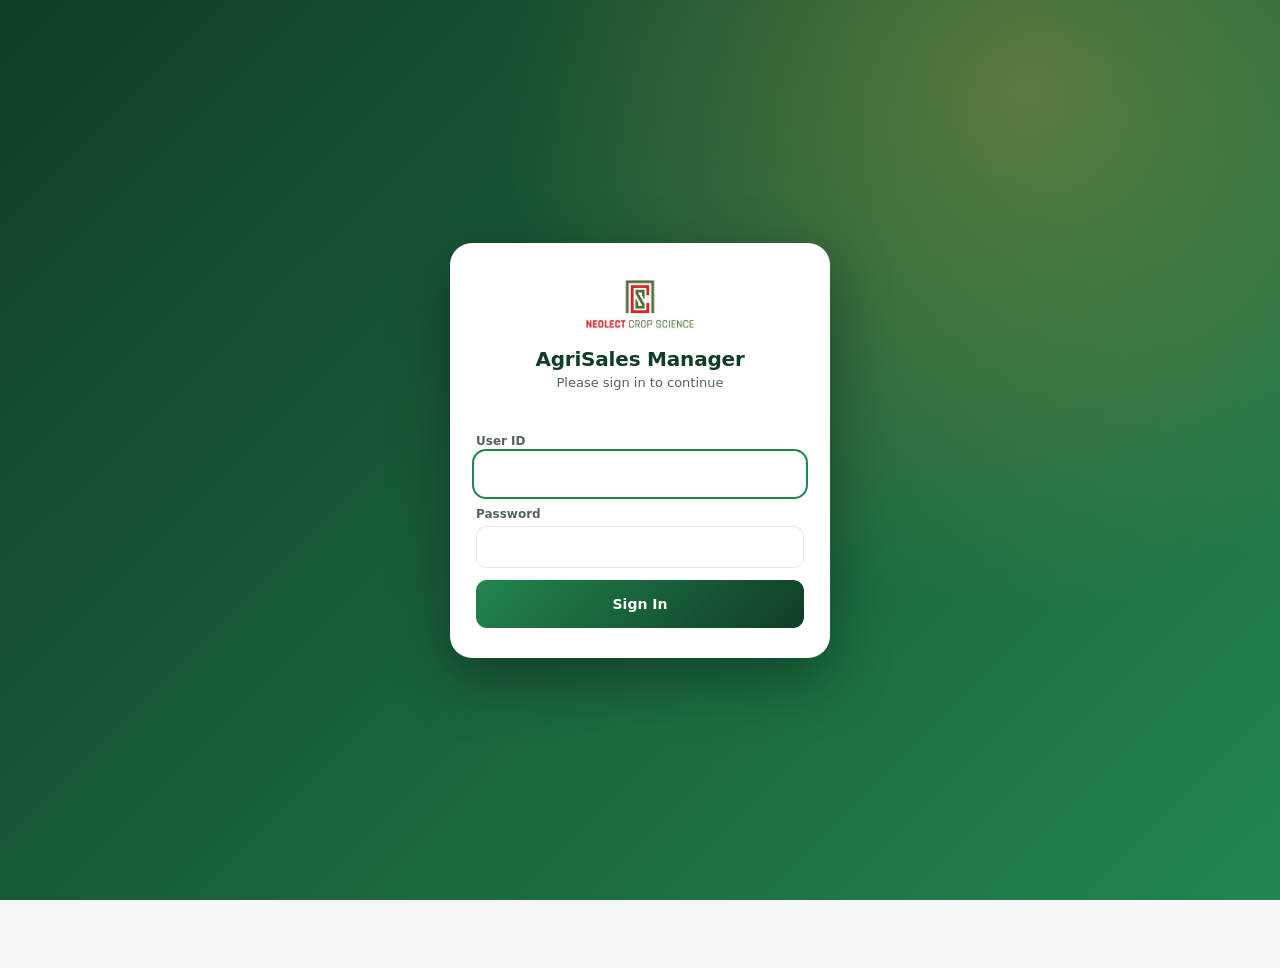
<file: index.html>
<!DOCTYPE html>
<html lang="en">
<head>
<meta charset="UTF-8">
<meta name="viewport" content="width=device-width, initial-scale=1, viewport-fit=cover">
<title>AgriSales Manager</title>
<link rel="icon" href="data:image/svg+xml,%3Csvg xmlns='http://www.w3.org/2000/svg' viewBox='0 0 100 100'%3E%3Ctext y='.9em' font-size='90'%3E%F0%9F%8C%BE%3C/text%3E%3C/svg%3E">
<style>
:root{
  --green-900:#173626; --green-700:#1F4D36; --green-600:#276245; --green-500:#2F7A56;
  --green-100:#E4EEE7; --amber-600:#B9812E; --amber-100:#F5E9D6; --paper:#FAF9F4;
  --card:#FFFFFF; --ink-900:#20241F; --ink-600:#565F58; --ink-400:#8C948B; --line:#E4E1D6;
  --red-600:#B23A32; --red-100:#F6E2DF; --blue-600:#2B6CB0; --blue-100:#E3EDF7;
  --radius-lg:18px; --radius-md:12px; --radius-sm:8px;
  --shadow-1: 0 1px 2px rgba(23,54,38,0.06), 0 1px 1px rgba(23,54,38,0.04);
  --safe-top: env(safe-area-inset-top, 0px); --safe-bottom: env(safe-area-inset-bottom, 0px);
}
*{box-sizing:border-box;}
html,body{height:100%;margin:0;background:var(--paper);color:var(--ink-900);
  font-family:-apple-system,BlinkMacSystemFont,"Segoe UI",Roboto,"Helvetica Neue",Arial,sans-serif;
  -webkit-tap-highlight-color:transparent;}
html{scroll-padding-top:var(--safe-top); scroll-behavior:smooth;}

@keyframes fadeSlideIn{ from{opacity:0; transform:translateY(8px);} to{opacity:1; transform:translateY(0);} }
@keyframes popIn{ from{opacity:0; transform:scale(.97);} to{opacity:1; transform:scale(1);} }
@keyframes sheetUp{ from{transform:translateY(100%);} to{transform:translateY(0);} }
@keyframes toastIn{ from{opacity:0; transform:translate(-50%,6px);} to{opacity:1; transform:translate(-50%,0);} }
@keyframes spinIn{ from{opacity:0; transform:rotate(-8deg) scale(.9);} to{opacity:1; transform:rotate(0) scale(1);} }
@media (prefers-reduced-motion: reduce){
  *, *::before, *::after{ animation-duration:0.001ms !important; transition-duration:0.001ms !important; }
}
h1,h2,h3,h4{margin:0;font-weight:700;letter-spacing:-0.01em;}
p{margin:0;}
button,input,select,textarea{font-family:inherit;font-size:14px;}
a{color:inherit;}
#app{min-height:100%;display:flex;flex-direction:column;padding-top:var(--safe-top);}

.topbar{position:sticky;top:var(--safe-top);z-index:20;background:var(--green-700);color:#fff;
  padding:14px 18px;display:flex;align-items:center;justify-content:space-between;box-shadow:var(--shadow-1);}
.topbar .brand{display:flex;align-items:center;gap:10px;}
.brand-mark{width:34px;height:34px;border-radius:9px;background:var(--amber-600);
  display:flex;align-items:center;justify-content:center;font-size:18px;}
.brand-text .name{font-size:15.5px;font-weight:700;color:#fff;line-height:1.1;}
.brand-text .sub{font-size:11.5px;color:rgba(255,255,255,0.72);margin-top:1px;}
.topbar-actions{display:flex;gap:10px;align-items:center;}
.icon-btn{background:rgba(255,255,255,0.12);border:none;color:#fff;width:36px;height:36px;
  border-radius:10px;display:flex;align-items:center;justify-content:center;font-size:16px;cursor:pointer;
  transition:background .15s ease, transform .12s ease;}
.icon-btn:hover{background:rgba(255,255,255,0.2);}
.icon-btn:active{background:rgba(255,255,255,0.28); transform:scale(0.92);}

.shell{flex:1;display:flex;width:100%;max-width:1180px;margin:0 auto;}
.sidebar{display:none;}
main.content{flex:1;min-width:0;padding:16px 16px calc(92px + var(--safe-bottom));}

.page-head{margin-bottom:16px;display:flex;align-items:flex-start;justify-content:space-between;gap:10px;}
.page-head h1{font-size:20px;color:var(--green-900);}
.page-head .desc{color:var(--ink-600);font-size:13.5px;margin-top:3px;}

.card{background:var(--card);border:1px solid var(--line);border-radius:var(--radius-lg);
  padding:16px;box-shadow:var(--shadow-1);}
.card + .card{margin-top:12px;}

.stat-grid{display:grid;grid-template-columns:repeat(2,1fr);gap:10px;}
.stat-card{background:var(--card);border:1px solid var(--line);border-radius:var(--radius-md);padding:13px 14px;}
.stat-card .stat-label{font-size:11.5px;color:var(--ink-600);display:flex;align-items:center;gap:6px;}
.stat-card .stat-value{font-size:21px;font-weight:700;color:var(--green-900);margin-top:6px;}
.stat-card.warn .stat-value{color:var(--amber-600);}
.stat-card.danger .stat-value{color:var(--red-600);}
.stat-dot{width:7px;height:7px;border-radius:50%;background:var(--green-500);}
.stat-card.warn .stat-dot{background:var(--amber-600);}
.stat-card.danger .stat-dot{background:var(--red-600);}

.section-title{font-size:14.5px;font-weight:700;color:var(--green-900);margin:22px 0 10px;
  display:flex;align-items:center;justify-content:space-between;}
.section-title .link{font-size:12.5px;font-weight:600;color:var(--green-600);cursor:pointer;}

.empty-state{text-align:center;padding:34px 16px;color:var(--ink-600);}
.empty-state .emoji{font-size:30px;margin-bottom:8px;display:block;}
.empty-state .title{font-weight:700;color:var(--ink-900);font-size:14.5px;margin-bottom:4px;}
.empty-state .hint{font-size:12.5px;line-height:1.5;}

.badge{display:inline-flex;align-items:center;padding:3px 9px;border-radius:99px;font-size:11px;
  font-weight:600;background:var(--green-100);color:var(--green-700);white-space:nowrap;}
.badge.amber{background:var(--amber-100);color:var(--amber-600);}
.badge.red{background:var(--red-100);color:var(--red-600);}
.badge.grey{background:#EEEDE6;color:var(--ink-600);}
.badge.blue{background:var(--blue-100);color:var(--blue-600);}

.menu-list{display:flex;flex-direction:column;gap:8px;}
.menu-item{display:flex;align-items:center;gap:12px;background:var(--card);border:1px solid var(--line);
  border-radius:var(--radius-md);padding:13px 14px;cursor:pointer;transition:background .15s ease, transform .12s ease;}
.menu-item:hover{background:var(--green-100);}
.menu-item:active{background:var(--green-100); transform:scale(0.98);}
.menu-item .menu-icon{width:38px;height:38px;border-radius:10px;background:var(--green-100);
  display:flex;align-items:center;justify-content:center;font-size:18px;flex-shrink:0;}
.menu-item .menu-text{flex:1;min-width:0;}
.menu-item .menu-text .t{font-size:14px;font-weight:600;color:var(--ink-900);}
.menu-item .menu-text .d{font-size:12px;color:var(--ink-600);margin-top:1px;}
.menu-item .chev{color:var(--ink-400);font-size:16px;}

.bottom-nav{position:fixed;left:0;right:0;bottom:0;z-index:30;background:var(--card);
  border-top:1px solid var(--line);display:flex;padding-bottom:var(--safe-bottom);
  box-shadow:0 -2px 10px rgba(23,54,38,0.06);}
.nav-btn{flex:1;border:none;background:none;padding:9px 2px 8px;display:flex;flex-direction:column;
  align-items:center;gap:3px;color:var(--ink-400);cursor:pointer;transition:color .15s ease;}
.nav-btn .nav-ic{font-size:19px;line-height:1;transition:transform .18s cubic-bezier(.34,1.56,.64,1);}
.nav-btn .nav-lb{font-size:10.5px;font-weight:600;}
.nav-btn.active{color:var(--green-700);}
.nav-btn.active .nav-ic{transform:translateY(-2px) scale(1.12);}
.nav-btn:active .nav-ic{transform:scale(0.85);}

.sheet-backdrop{display:none;position:fixed;inset:0;background:rgba(20,30,24,0.42);z-index:40;
  opacity:0;transition:opacity .22s ease;}
.sheet-backdrop.open{display:block;opacity:1;}
.sheet{position:fixed;left:0;right:0;bottom:0;z-index:41;background:var(--paper);
  border-radius:20px 20px 0 0;padding:16px 16px calc(20px + var(--safe-bottom));
  transform:translateY(100%);transition:transform .28s cubic-bezier(.32,.72,0,1);max-width:1180px;margin:0 auto;}
.sheet.open{transform:translateY(0);}
.sheet-handle{width:38px;height:4px;background:var(--line);border-radius:99px;margin:0 auto 14px;}
.sheet h3{font-size:15px;color:var(--green-900);margin-bottom:12px;}

@media (min-width:600px) and (max-width:899.98px){
  .stat-grid{grid-template-columns:repeat(3,1fr);}
  main.content{padding:16px 28px;}
  .field-row{grid-template-columns:1fr 1fr;}
}
@media (min-width:900px){
  .bottom-nav{display:none;}
  .sheet-backdrop,.sheet{display:none !important;}
  main.content{padding:24px 28px;}
  .sidebar{display:flex;flex-direction:column;width:230px;flex-shrink:0;background:var(--card);
    border-right:1px solid var(--line);padding:18px 12px;gap:2px;position:sticky;
    top:calc(64px + var(--safe-top));height:calc(100vh - 64px - var(--safe-top));overflow-y:auto;}
  .side-link{display:flex;align-items:center;gap:11px;padding:10px 12px;border-radius:10px;
    color:var(--ink-600);font-size:13.5px;font-weight:600;cursor:pointer;border:none;background:none;
    text-align:left;width:100%;transition:background .15s ease, color .15s ease, transform .12s ease;}
  .side-link .ic{font-size:16px;width:20px;text-align:center;}
  .side-link:hover{background:var(--green-100);color:var(--green-700);transform:translateX(2px);}
  .side-link.active{background:var(--green-700);color:#fff;}
  .side-link.active:hover{transform:none;}
  .side-section{font-size:10.5px;color:var(--ink-400);font-weight:700;margin:14px 12px 6px;}
  .stat-grid{grid-template-columns:repeat(4,1fr);}
  .list-item:hover{box-shadow:0 3px 12px rgba(23,54,38,0.1); border-color:#cfe0d4;}
  .list-item:active{transform:none;}
  .stat-card:hover{box-shadow:0 3px 12px rgba(23,54,38,0.08);}
  .stat-card:active{transform:none;}
}

.page{display:none;}
.page.active{display:block; animation:fadeSlideIn .28s ease;}
.card{animation:fadeSlideIn .25s ease;}
.list-item{animation:fadeSlideIn .22s ease; transition:transform .12s ease, box-shadow .12s ease, background .12s ease;}
.list-item:active{transform:scale(0.985);}
.stat-card{transition:transform .15s ease, box-shadow .15s ease;}
.stat-card:active{transform:scale(0.96);}

.toast{position:fixed;left:50%;bottom:calc(96px + var(--safe-bottom));transform:translateX(-50%) translateY(6px);
  background:var(--green-900);color:#fff;padding:10px 16px;border-radius:99px;font-size:12.5px;
  font-weight:600;z-index:90;opacity:0;pointer-events:none;transition:opacity .25s ease, transform .25s ease;
  box-shadow:0 6px 18px rgba(0,0,0,0.18);}
.toast.show{opacity:1;transform:translateX(-50%) translateY(0);}
@media (min-width:900px){.toast{bottom:24px;}}

/* Forms */
.field{margin-bottom:12px;}
.field label{display:block;font-size:12.5px;font-weight:600;color:var(--ink-600);margin-bottom:5px;}
.field input, .field select, .field textarea{
  width:100%;padding:10px 12px;border:1px solid var(--line);border-radius:var(--radius-sm);
  background:#fff;color:var(--ink-900);outline:none;}
.field input:focus, .field select:focus, .field textarea:focus{border-color:var(--green-500);}
.field-row{display:grid;grid-template-columns:1fr 1fr;gap:10px;}
.field textarea{resize:vertical;min-height:60px;}
.checkbox-row{display:flex;align-items:center;gap:8px;font-size:13px;color:var(--ink-900);}
.checkbox-row input{width:auto;}

.btn{display:inline-flex;align-items:center;justify-content:center;gap:6px;padding:11px 16px;
  border-radius:var(--radius-sm);font-size:13.5px;font-weight:700;border:none;cursor:pointer;
  transition:transform .12s ease, background .15s ease, box-shadow .15s ease, opacity .15s ease;}
.btn:active{transform:scale(0.97);}
.btn-primary{background:var(--green-700);color:#fff;}
.btn-primary:hover{background:var(--green-600);}
.btn-primary:active{background:var(--green-900);}
.btn-secondary{background:var(--green-100);color:var(--green-700);}
.btn-secondary:hover{background:#d7e6dc;}
.btn-outline{background:#fff;border:1px solid var(--line);color:var(--ink-900);}
.btn-outline:hover{border-color:var(--green-500);color:var(--green-700);}
.btn-danger{background:var(--red-100);color:var(--red-600);}
.btn-danger:hover{background:#f0d0cc;}
.btn-block{width:100%;}
.btn-sm{padding:7px 11px;font-size:12.5px;border-radius:8px;}
.btn-row{display:flex;gap:8px;margin-top:16px;}
.fab{position:fixed;right:18px;bottom:calc(88px + var(--safe-bottom));z-index:35;
  width:54px;height:54px;border-radius:16px;background:var(--green-700);color:#fff;border:none;
  font-size:24px;box-shadow:0 4px 14px rgba(23,54,38,0.35);cursor:pointer;display:flex;
  align-items:center;justify-content:center;transition:transform .15s cubic-bezier(.34,1.56,.64,1), box-shadow .15s ease, background .15s ease;
  animation:popIn .3s ease;}
.fab:hover{background:var(--green-600); box-shadow:0 6px 18px rgba(23,54,38,0.42); transform:translateY(-2px);}
.fab:active{transform:scale(0.9);}
@media (min-width:900px){.fab{bottom:24px;right:28px;}}

/* Search bar */
.searchbar{position:relative;margin-bottom:12px;}
.searchbar input{width:100%;padding:11px 14px 11px 38px;border:1px solid var(--line);
  border-radius:var(--radius-md);background:#fff;outline:none;}
.searchbar input:focus{border-color:var(--green-500);}
.searchbar .si{position:absolute;left:12px;top:50%;transform:translateY(-50%);color:var(--ink-400);}
.filter-chips{display:flex;gap:7px;overflow-x:auto;margin-bottom:12px;padding-bottom:2px;}
.chip{flex-shrink:0;padding:7px 13px;border-radius:99px;border:1px solid var(--line);
  background:#fff;font-size:12.5px;font-weight:600;color:var(--ink-600);cursor:pointer;white-space:nowrap;
  transition:background .15s ease, color .15s ease, border-color .15s ease, transform .12s ease;}
.chip:active{transform:scale(0.95);}
.chip.active{background:var(--green-700);color:#fff;border-color:var(--green-700);}

/* List rows */
.list-item{display:flex;gap:12px;align-items:flex-start;background:var(--card);border:1px solid var(--line);
  border-radius:var(--radius-md);padding:13px 14px;cursor:pointer;}
.list-item + .list-item{margin-top:8px;}
.list-item:active{background:var(--green-100);}
.list-item .li-main{flex:1;min-width:0;}
.list-item .li-title{font-size:14px;font-weight:700;color:var(--ink-900);}
.list-item .li-sub{font-size:12px;color:var(--ink-600);margin-top:2px;}
.list-item .li-meta{font-size:11.5px;color:var(--ink-400);margin-top:4px;}
.list-item .li-right{text-align:right;flex-shrink:0;}
.list-item .li-amount{font-size:14.5px;font-weight:700;color:var(--green-900);}

/* Modal */
.modal-backdrop{display:none;position:fixed;inset:0;background:rgba(20,30,24,0.5);z-index:50;
  overflow-y:auto; opacity:0; transition:opacity .2s ease;}
.modal-backdrop.open{display:block; opacity:1;}
.modal{background:var(--paper);max-width:640px;margin:0 auto;min-height:100%;
  padding:16px 16px calc(30px + var(--safe-bottom)); animation:sheetUp .26s cubic-bezier(.32,.72,0,1);}
@media (min-width:640px){
  .modal-backdrop{display:flex;align-items:flex-start;justify-content:center;padding:30px 16px;}
  .modal{min-height:0;border-radius:18px;box-shadow:0 10px 40px rgba(0,0,0,0.25);margin:0;
    animation:popIn .22s ease;}
}
.modal-head{display:flex;align-items:center;justify-content:space-between;margin-bottom:16px;
  position:sticky;top:0;background:var(--paper);padding-top:4px;z-index:2;}
.modal-head h2{font-size:17px;color:var(--green-900);}
.modal-close{width:32px;height:32px;border-radius:9px;background:#fff;border:1px solid var(--line);
  cursor:pointer;font-size:15px;color:var(--ink-600);}

/* Table */
.tbl-wrap{overflow-x:auto;}
table.tbl{width:100%;border-collapse:collapse;font-size:12.5px;}
table.tbl th{text-align:left;color:var(--ink-600);font-weight:700;padding:8px 10px;
  border-bottom:2px solid var(--line);white-space:nowrap;}
table.tbl td{padding:9px 10px;border-bottom:1px solid var(--line);white-space:nowrap;}
table.tbl tr:last-child td{border-bottom:none;}

/* Autocomplete */
.ac-wrap{position:relative;}
.ac-results{position:absolute;left:0;right:0;top:calc(100% + 4px);background:#fff;
  border:1px solid var(--line);border-radius:var(--radius-md);box-shadow:0 8px 24px rgba(0,0,0,0.12);
  max-height:260px;overflow-y:auto;z-index:15;display:none;}
.ac-results.open{display:block;}
.ac-item{padding:10px 13px;cursor:pointer;border-bottom:1px solid var(--line);}
.ac-item:last-child{border-bottom:none;}
.ac-item:active{background:var(--green-100);}
.ac-item .ac-name{font-size:13.5px;font-weight:700;color:var(--ink-900);}
.ac-item .ac-meta{font-size:11.5px;color:var(--ink-600);margin-top:2px;}
.ac-empty{padding:14px;text-align:center;color:var(--ink-400);font-size:12.5px;}

/* Order/invoice item rows */
.item-row{display:flex;gap:8px;align-items:center;padding:10px;border:1px solid var(--line);
  border-radius:var(--radius-sm);margin-bottom:8px;background:#fff;}
.item-row .ir-info{flex:1;min-width:0;}
.item-row .ir-name{font-size:13px;font-weight:700;color:var(--ink-900);}
.item-row .ir-meta{font-size:11px;color:var(--ink-600);margin-top:2px;}
.item-row input.ir-qty{width:56px;padding:7px;text-align:center;border:1px solid var(--line);
  border-radius:7px;}
.item-row .ir-amt{width:74px;text-align:right;font-weight:700;font-size:13px;color:var(--green-900);}
.item-row .ir-del{background:none;border:none;color:var(--red-600);font-size:16px;cursor:pointer;padding:4px;}

.totals-box{background:var(--green-100);border-radius:var(--radius-md);padding:12px 14px;margin-top:10px;}
.totals-box .tr{display:flex;justify-content:space-between;font-size:13px;color:var(--ink-700);padding:3px 0;}
.totals-box .tr.grand{font-size:16px;font-weight:800;color:var(--green-900);border-top:1px solid rgba(23,54,38,0.15);
  margin-top:6px;padding-top:8px;}

.tabs{display:flex;gap:4px;background:var(--green-100);border-radius:11px;padding:4px;margin-bottom:14px;}
.tab-btn{flex:1;border:none;background:none;padding:9px 6px;border-radius:8px;font-size:12.5px;
  font-weight:700;color:var(--green-700);cursor:pointer;}
.tab-btn.active{background:#fff;box-shadow:var(--shadow-1);}

.detail-row{display:flex;justify-content:space-between;padding:8px 0;border-bottom:1px solid var(--line);
  font-size:13px;}
.detail-row:last-child{border-bottom:none;}
.detail-row .dl{color:var(--ink-600);}
.detail-row .dv{font-weight:600;color:var(--ink-900);text-align:right;}

/* =====================================================================
   NEW: LOGIN SCREEN, ROLES, INVOICE MAKER, EXTRA ANIMATIONS
   (everything below is additive - nothing above was changed)
   ===================================================================== */
#loginScreen{position:fixed;inset:0;z-index:200;background:linear-gradient(135deg,#173626,#2F7A56);display:flex;align-items:center;justify-content:center;padding:20px;}
#loginScreen.hide{display:none;}
.login-card{background:#fff;border-radius:20px;padding:30px 26px;width:100%;max-width:380px;box-shadow:0 20px 60px rgba(0,0,0,.35);animation:popIn .45s ease both;}
.login-card .logo{width:56px;height:56px;border-radius:14px;background:var(--amber-600);display:flex;align-items:center;justify-content:center;font-size:30px;margin:0 auto 12px;animation:spinIn .6s ease both;}
.login-card h2{text-align:center;color:var(--green-900);font-size:20px;}
.login-card p.sub{text-align:center;color:var(--ink-600);font-size:13px;margin:4px 0 18px;}
.login-card .err{color:var(--red-600);font-size:12.5px;min-height:18px;margin-bottom:8px;text-align:center;}
.login-card label{font-size:12px;font-weight:700;color:var(--ink-600);display:block;margin-bottom:5px;}
.login-card input{width:100%;padding:12px;border:1px solid var(--line);border-radius:10px;margin-bottom:12px;}
.login-card input:focus{outline:2px solid var(--green-500);border-color:transparent;}
.login-card button{width:100%;padding:13px;border:0;border-radius:11px;background:var(--green-700);color:#fff;font-weight:700;cursor:pointer;transition:transform .12s,background .15s;}
.login-card button:hover{background:var(--green-600);} .login-card button:active{transform:scale(.97);}
.shake{animation:shake .35s;} @keyframes shake{25%{transform:translateX(-7px)}75%{transform:translateX(7px)}}
.role-chip{font-size:11px;font-weight:700;padding:4px 9px;border-radius:99px;background:rgba(255,255,255,.18);color:#fff;}
/* STAFF = view only: hide every control that changes data */
body.role-staff .fab, body.role-staff #importCsvBtn, body.role-staff #bulkAddBtn,
body.role-staff .side-link[data-page="settings"], body.role-staff .menu-item[data-page="settings"]{display:none !important;}
/* extra gentle animations (list rows, stat cards) */
.list-item{animation:fadeSlideIn .32s ease both;} .stat-card{animation:popIn .4s ease both;}
/* INVOICE MAKER paper */
.mk-bar{display:flex;flex-wrap:wrap;gap:8px;align-items:center;margin-bottom:12px;}
.mk-bar label{font-size:12px;color:var(--ink-600);display:flex;gap:6px;align-items:center;}
.mk-paper{--mk:#1F4D36;background:#fff;color:#222;border:1px solid #ddd;border-radius:6px;padding:28px;font-size:13px;font-family:"Segoe UI",Arial,sans-serif;animation:popIn .35s ease both;}
.mk-head{display:flex;justify-content:space-between;gap:16px;border-bottom:4px solid var(--mk);padding-bottom:14px;flex-wrap:wrap;}
.mk-co{font-size:22px;font-weight:800;color:var(--mk);} .mk-title{font-size:26px;font-weight:800;letter-spacing:2px;color:var(--mk);text-align:right;}
.mk-muted{color:#666;font-size:12px;white-space:pre-line;}
.mk-meta{display:flex;justify-content:space-between;gap:16px;margin:16px 0;flex-wrap:wrap;}
.mk-box{background:#f6f8f6;border-left:4px solid var(--mk);padding:10px 14px;border-radius:4px;min-width:200px;}
.mk-t{width:100%;border-collapse:collapse;margin-top:6px;} .mk-t th{background:var(--mk);color:#fff;padding:9px 8px;text-align:left;font-size:12px;}
.mk-t td{padding:8px;border-bottom:1px solid #e5e5e5;} .mk-t tr:nth-child(even) td{background:#fafafa;} .r{text-align:right !important;}
.mk-in{border:1px dashed #9bb;border-radius:5px;padding:5px;background:#fffdf5;font:inherit;max-width:100%;} .mk-in.nm{width:100%;}
.mk-tot{margin-left:auto;width:290px;max-width:100%;margin-top:14px;} .mk-tot div{display:flex;justify-content:space-between;padding:5px 0;}
.mk-tot .g{border-top:2px solid var(--mk);font-size:17px;font-weight:800;color:var(--mk);margin-top:4px;padding-top:8px;}
.mk-foot{display:flex;justify-content:space-between;gap:20px;margin-top:22px;flex-wrap:wrap;} .mk-sign{margin-top:44px;border-top:1px solid #333;padding-top:4px;text-align:center;font-size:12px;}
#printArea{display:none;}
@media print{ #app,#loginScreen{display:none !important;} #printArea{display:block;} .mk-paper{border:0;padding:0;} @page{margin:12mm;} body{background:#fff;} }
@media (max-width:600px){.mk-paper{padding:14px;} .mk-in{width:70px;}}
/* PC FIX: on screens >=640px the closed popup layer was forced to display:flex, so an
   invisible full-screen layer blocked every click. Closed popups are now truly hidden. */
.modal-backdrop:not(.open){display:none !important;}

.item-row input.ir-rate{width:70px;}
.mk-in.nm{width:100%;}
/* PRINT FIX: the invoice fade-in animation left the printed copy invisible (blank page); popups also covered it */
@media print{ #printArea, #printArea *{animation:none !important;opacity:1 !important;visibility:visible !important;} .modal-backdrop,.toast,nav,.fab{display:none !important;} html,body{height:auto !important;overflow:visible !important;} }

/* sub packing */
.sub-card{align-items:flex-start;} .sub-pack{display:grid;grid-template-columns:1.1fr 1fr 1.6fr .8fr;gap:6px;font-size:12.5px;padding:7px 8px;margin-top:6px;border-radius:8px;background:var(--green-100);cursor:pointer;transition:transform .12s;}
.sub-pack:hover{transform:translateX(3px);} .sub-pack span{color:var(--ink-600);} .sub-pack b:last-child{text-align:right;}
.sp-row{display:grid;grid-template-columns:1.4fr 1fr 1fr 1fr 1fr auto;gap:5px;margin-bottom:6px;} .sp-row input{padding:8px;min-width:0;border:1px solid var(--line);border-radius:8px;}
@media (max-width:600px){.sp-row{grid-template-columns:1fr 1fr 1fr;}}

/* =====================================================================
   REDESIGN LAYER (visual only). Everything below only restyles - no logic changed.
   Design system: change the colours / radius / shadows in the :root block below.
   ===================================================================== */
:root{
  --primary-green:#1E7B4B; --dark-green:#0F3D26; --light-green:#EAF5EE;
  --green-900:#0F3D26; --green-700:#165C38; --green-600:#1B6E43; --green-500:#22854F; --green-100:#E6F3EB;
  --amber-600:#C68A1D; --paper:#F3F8F4; --card:#FFFFFF;
  --ink-900:#1B2420; --ink-600:#55625B; --ink-400:#8A978F; --line:#DFE8E2;
  --shadow-sm:0 1px 2px rgba(15,61,38,.06),0 1px 3px rgba(15,61,38,.05);
  --shadow-md:0 6px 18px rgba(15,61,38,.10); --shadow-lg:0 16px 40px rgba(15,61,38,.18);
  --radius-lg:16px; --radius-md:12px; --radius-sm:8px; --ease:cubic-bezier(.2,.7,.2,1);
}
html,body{overflow-x:hidden;font-family:"Inter","Segoe UI",system-ui,-apple-system,Roboto,Arial,sans-serif;-webkit-font-smoothing:antialiased;}
img,table{max-width:100%;}
h1{font-size:clamp(22px,3vw,28px);letter-spacing:-.02em;color:var(--dark-green);}
button,.btn,.side-link,.nav-btn,.list-item,.stat-card,.chip{transition:transform .18s var(--ease),box-shadow .18s var(--ease),background .18s,color .18s,border-color .18s;}
:focus-visible{outline:3px solid rgba(34,133,79,.45);outline-offset:2px;}

/* --- header --- */
.topbar{background:linear-gradient(120deg,var(--dark-green),var(--green-700));min-height:64px;box-shadow:0 1px 0 rgba(255,255,255,.06);transition:box-shadow .25s;}
.topbar.scrolled{box-shadow:0 8px 24px rgba(15,61,38,.28);}
.brand-mark{background:linear-gradient(135deg,#F0B24A,var(--amber-600));box-shadow:0 2px 8px rgba(0,0,0,.2);}
.icon-btn{min-width:44px;min-height:44px;border-radius:12px;background:rgba(255,255,255,.12);}
.icon-btn:hover{background:rgba(255,255,255,.22);} .icon-btn:active{transform:scale(.94);}

/* --- sidebar + bottom nav --- */
.sidebar{border-right:1px solid var(--line);box-shadow:var(--shadow-sm);}
.side-link{border-radius:12px;position:relative;}
.side-link:hover{background:var(--light-green);transform:translateX(3px);}
.side-link.active{background:linear-gradient(120deg,var(--dark-green),var(--green-600));box-shadow:var(--shadow-md);}
.side-section{letter-spacing:.08em;}
.bottom-nav{box-shadow:0 -6px 20px rgba(15,61,38,.08);border-top:1px solid var(--line);}
.nav-btn{min-height:56px;position:relative;}
.nav-btn.active{color:var(--primary-green);}
.nav-btn.active::before{content:"";position:absolute;top:0;left:30%;right:30%;height:3px;border-radius:0 0 4px 4px;background:var(--primary-green);animation:popIn .25s var(--ease);}
.nav-btn:active{transform:scale(.94);}

/* --- cards, stats, lists --- */
.card{border:1px solid var(--line);border-radius:var(--radius-lg);box-shadow:var(--shadow-sm);}
.stat-card{border:1px solid var(--line);border-radius:var(--radius-lg);box-shadow:var(--shadow-sm);position:relative;overflow:hidden;}
.stat-card::after{content:"";position:absolute;left:0;top:0;bottom:0;width:4px;background:var(--primary-green);opacity:.85;}
.stat-card:hover{transform:translateY(-3px);box-shadow:var(--shadow-md);}
.stat-grid .stat-card:nth-child(2){animation-delay:.04s}.stat-grid .stat-card:nth-child(3){animation-delay:.08s}.stat-grid .stat-card:nth-child(4){animation-delay:.12s}
.stat-grid .stat-card:nth-child(5){animation-delay:.16s}.stat-grid .stat-card:nth-child(6){animation-delay:.2s}.stat-grid .stat-card:nth-child(7){animation-delay:.24s}.stat-grid .stat-card:nth-child(8){animation-delay:.28s}
.list-item{border-radius:var(--radius-md);}
.list-item:hover{background:var(--light-green);transform:translateX(2px);}
.section-title{color:var(--dark-green);}
.badge{border-radius:999px;font-weight:700;}
.empty-state .emoji{display:inline-block;animation:floaty 3s ease-in-out infinite;}
@keyframes floaty{50%{transform:translateY(-5px)}}

/* --- buttons + forms --- */
.btn{border-radius:12px;min-height:44px;font-weight:600;}
.btn:active{transform:scale(.97);}
.btn-primary{background:linear-gradient(135deg,var(--green-500),var(--dark-green));box-shadow:0 4px 12px rgba(15,61,38,.25);}
.btn-primary:hover{box-shadow:0 8px 20px rgba(15,61,38,.32);transform:translateY(-1px);}
.btn-outline:hover{background:var(--light-green);}
.btn.loading{pointer-events:none;opacity:.8;}
.field input,.field select,.field textarea,.searchbar input{border-radius:10px;min-height:44px;transition:border-color .15s,box-shadow .15s;}
.field input:focus,.field select:focus,.field textarea:focus,.searchbar input:focus{outline:none;border-color:var(--green-500);box-shadow:0 0 0 4px rgba(34,133,79,.15);}
.chip{border-radius:999px;min-height:36px;}
.chip.active{background:var(--dark-green);color:#fff;border-color:var(--dark-green);}
.fab{background:linear-gradient(135deg,var(--green-500),var(--dark-green));box-shadow:0 10px 24px rgba(15,61,38,.35);}
.fab:hover{transform:translateY(-2px) rotate(90deg);} .fab:active{transform:scale(.92);}
.toast{border-radius:12px;box-shadow:var(--shadow-lg);}

/* --- modal, tables --- */
.modal-backdrop{backdrop-filter:blur(2px);}
.modal{border-radius:20px 20px 0 0;box-shadow:var(--shadow-lg);}
@media(min-width:640px){.modal{border-radius:20px;}}
.tbl th{background:var(--light-green);color:var(--dark-green);font-size:12px;letter-spacing:.03em;text-transform:uppercase;}
.tbl tr{transition:background .15s;} .tbl tbody tr:hover{background:#F7FBF8;}
.item-row{border-radius:12px;border:1px solid var(--line);background:#fff;}

/* --- dashboard hero --- */
.hero{position:relative;overflow:hidden;border-radius:20px;padding:28px 24px;margin-bottom:18px;color:#fff;
  background:radial-gradient(circle at 85% 20%,rgba(240,178,74,.35),transparent 40%),linear-gradient(120deg,var(--dark-green),var(--green-600));
  box-shadow:var(--shadow-md);animation:fadeSlideIn .45s var(--ease) both;}
.hero::after{content:"";position:absolute;right:-30px;bottom:-30px;width:240px;height:240px;opacity:.16;pointer-events:none;
  background:url("data:image/svg+xml,%3Csvg xmlns='http://www.w3.org/2000/svg' viewBox='0 0 100 100'%3E%3Cpath fill='%23fff' d='M50 95V40M50 40c-18 0-25-14-25-28 18 0 25 14 25 28zm0 0c18 0 25-14 25-28-18 0-25 14-25 28zM50 70c-14 0-20-10-20-22 14 0 20 10 20 22zm0 0c14 0 20-10 20-22-14 0-20 10-20 22z'/%3E%3C/svg%3E") no-repeat center/contain;animation:floaty 6s ease-in-out infinite;}
.hero h2{font-size:clamp(22px,4vw,32px);line-height:1.15;letter-spacing:-.02em;max-width:520px;color:#fff;}
.hero p{margin:8px 0 16px;color:rgba(255,255,255,.85);max-width:460px;font-size:14px;}
.hero .hero-btns{display:flex;gap:10px;flex-wrap:wrap;position:relative;z-index:1;}
.hero .btn-primary{background:#fff;color:var(--dark-green);box-shadow:none;} .hero .btn-ghost{background:rgba(255,255,255,.14);color:#fff;border:1px solid rgba(255,255,255,.35);}
body.role-staff .hero .hero-new{display:none;}

/* --- invoice form steps --- */
.steps{display:flex;gap:6px;margin-bottom:14px;}
.steps .st{flex:1;display:flex;align-items:center;gap:8px;padding:8px 10px;border-radius:12px;background:var(--light-green);color:var(--ink-600);font-size:12px;font-weight:600;transition:all .2s;}
.steps .st b{width:22px;height:22px;border-radius:50%;display:grid;place-items:center;background:#fff;color:var(--ink-600);font-size:12px;flex-shrink:0;}
.steps .st.on{background:var(--dark-green);color:#fff;} .steps .st.on b{background:var(--amber-600);color:#fff;}
#invForm .btn-row .btn-primary{min-height:52px;font-size:16px;letter-spacing:.02em;}
@media(max-width:480px){.steps .st span{display:none;} #invForm .btn-row{position:sticky;bottom:0;background:var(--paper);padding:10px 0;z-index:3;}}

/* --- professional invoice: green header band, clean footer --- */
.mk-paper{border-radius:10px;box-shadow:var(--shadow-md);padding:0;overflow:hidden;-webkit-print-color-adjust:exact;print-color-adjust:exact;}
.mk-head{background:var(--mk);padding:22px 26px;border-bottom:0;color:#fff;}
.mk-head .mk-co,.mk-head .mk-title{color:#fff;} .mk-head .mk-muted{color:rgba(255,255,255,.82);}
.mk-meta,.mk-t,.mk-foot,.mk-paper>div[style]{margin-left:26px;margin-right:26px;}
.mk-meta{margin-top:18px;} .mk-paper>div:last-child{margin-bottom:26px;}
.mk-t th{-webkit-print-color-adjust:exact;print-color-adjust:exact;}
.mk-tot .g{background:var(--light-green);padding:8px 10px;border-radius:8px;border-top:0;}
@media(max-width:600px){.mk-head{padding:16px;} .mk-meta,.mk-t,.mk-foot,.mk-paper>div[style]{margin-left:14px;margin-right:14px;}}

/* --- login --- */
#loginScreen{background:radial-gradient(circle at 80% 10%,rgba(240,178,74,.3),transparent 40%),linear-gradient(135deg,var(--dark-green),var(--green-500));}
.login-card{border-radius:22px;} .login-card button{min-height:48px;background:linear-gradient(135deg,var(--green-500),var(--dark-green));}

/* --- tablet / mobile layouts --- */
@media(max-width:1023px){.page-head{flex-wrap:wrap;gap:8px;} .stat-grid{grid-template-columns:repeat(2,1fr)!important;}}
@media(max-width:480px){.hero{padding:22px 18px;} .stat-card{padding:12px;} .page-head h1{font-size:22px;} .sub-pack{grid-template-columns:1fr 1fr;} .filter-chips{overflow-x:auto;flex-wrap:nowrap;scrollbar-width:none;} .tbl-wrap{overflow-x:auto;-webkit-overflow-scrolling:touch;}
  .item-row{flex-wrap:wrap;} .item-row .ir-info{flex:1 1 100%;}}
@media(min-width:1024px){.stat-grid{grid-template-columns:repeat(4,1fr)!important;}}
@media(prefers-reduced-motion:reduce){*,*::before,*::after{animation-duration:.01ms!important;animation-iteration-count:1!important;transition-duration:.01ms!important;scroll-behavior:auto!important;}}

/* mobile invoice fix: tables scroll inside their own box instead of being clipped */
.mk-paper div[style*="overflow-x"]{margin:0 26px;} .mk-paper div[style*="overflow-x"] .mk-t{margin:6px 0 0;min-width:620px;}
.mk-foot>div{min-width:0;max-width:100%;overflow-x:auto;} .mk-foot .mk-t{margin:0;min-width:300px;}
.mk-t td input.nm{min-width:120px;}
@media(max-width:600px){.mk-paper div[style*="overflow-x"]{margin:0 14px;}}

/* =====================================================================
   PRODUCT SHOWCASE PAGE (catalog style from your prototype, real product data)
   ===================================================================== */
#page-showcase .sc-stats{display:grid;grid-template-columns:repeat(4,1fr);gap:10px;margin-bottom:16px;}
#page-showcase .sc-stat{background:#fff;border:1px solid var(--line);border-radius:14px;padding:14px;display:flex;gap:12px;align-items:center;animation:popIn .35s var(--ease) both;}
#page-showcase .sc-stat i{font-style:normal;width:42px;height:42px;border-radius:12px;background:var(--light-green);display:grid;place-items:center;font-size:20px;flex-shrink:0;}
#page-showcase .sc-stat b{display:block;font-size:20px;color:var(--dark-green);line-height:1.1;} #page-showcase .sc-stat span{font-size:11.5px;color:var(--ink-600);}
#page-showcase .sc-layout{display:grid;grid-template-columns:210px 1fr;gap:16px;align-items:start;}
#page-showcase .sc-side{background:#fff;border:1px solid var(--line);border-radius:16px;padding:12px;position:sticky;top:84px;}
#page-showcase .sc-side h3{font-size:13px;margin:4px 8px 10px;color:var(--ink-600);text-transform:uppercase;letter-spacing:.06em;}
#page-showcase .sc-cat{display:block;width:100%;text-align:left;background:none;border:0;padding:11px 12px;border-radius:10px;color:var(--ink-600);font-weight:600;cursor:pointer;min-height:44px;}
#page-showcase .sc-cat:hover,#page-showcase .sc-cat.on{background:var(--light-green);color:var(--primary-green);}
#page-showcase .sc-cat.on{font-weight:800;}
#page-showcase .sc-grid{display:grid;grid-template-columns:repeat(auto-fill,minmax(200px,1fr));gap:14px;}
.sc-card{background:#fff;border:1px solid var(--line);border-radius:16px;padding:12px;display:flex;flex-direction:column;transition:transform .2s var(--ease),box-shadow .2s,border-color .2s;overflow:hidden;}
.sc-card:hover{transform:translateY(-4px);box-shadow:var(--shadow-md);border-color:#cfe8d8;}
.sc-img{height:150px;border-radius:12px;background:linear-gradient(145deg,#eff9f2,#d9efdf);display:grid;place-items:center;margin-bottom:10px;overflow:hidden;}
.sc-bottle{width:66px;height:96px;border-radius:11px 11px 15px 15px;background:linear-gradient(90deg,#fff,#dbe8de);border:1px solid #c4d3c8;box-shadow:0 12px 18px rgba(0,0,0,.12);position:relative;transition:transform .3s var(--ease);}
.sc-card:hover .sc-bottle{transform:scale(1.05) rotate(-2deg);}
.sc-bottle::before{content:"";position:absolute;left:18px;right:18px;top:-13px;height:16px;border-radius:5px 5px 2px 2px;background:var(--primary-green);}
.sc-bottle::after{content:attr(data-l);position:absolute;left:7px;right:7px;top:36px;text-align:center;background:var(--primary-green);color:#fff;font-weight:900;font-size:10px;padding:4px 0;border-radius:4px;overflow:hidden;white-space:nowrap;}
.sc-pill{font-size:10px;background:var(--light-green);color:var(--primary-green);padding:3px 9px;border-radius:99px;align-self:flex-start;font-weight:700;}
.sc-card h3{font-size:15px;margin:6px 0 2px;} .sc-tech{font-size:11.5px;color:var(--ink-600);min-height:16px;}
.sc-packs{display:flex;flex-wrap:wrap;gap:5px;margin:9px 0 4px;}
.sc-pack{border:1px solid var(--line);background:#fff;border-radius:99px;padding:5px 11px;font-size:12px;font-weight:600;cursor:pointer;min-height:32px;transition:all .15s;}
.sc-pack.on{background:var(--dark-green);color:#fff;border-color:var(--dark-green);}
.sc-price{font-size:18px;font-weight:850;color:var(--primary-green);margin:6px 0 0;} .sc-price s{font-size:12px;color:var(--ink-400);font-weight:500;margin-left:6px;}
.sc-stock{font-size:11.5px;margin-bottom:8px;font-weight:600;} .sc-stock.ok{color:var(--green-500);} .sc-stock.low{color:var(--amber-600);} .sc-stock.out{color:var(--red-600);}
.sc-card .btn{margin-top:auto;width:100%;font-size:13px;}
.sc-cart{margin-top:18px;}
.sc-row{display:grid;grid-template-columns:1fr 78px 90px 36px;gap:8px;align-items:center;padding:10px 0;border-bottom:1px solid var(--line);font-size:13px;}
.sc-row input{height:40px;border:1px solid var(--line);border-radius:8px;padding:0 8px;width:100%;}
.sc-sum{background:#f8fbf9;border:1px solid var(--line);border-radius:13px;padding:14px;margin-top:12px;} .sc-sum div{display:flex;justify-content:space-between;padding:5px 0;}
.sc-sum .t{border-top:2px solid var(--dark-green);margin-top:5px;padding-top:9px;font-size:18px;font-weight:800;color:var(--dark-green);}
.sc-bump{animation:popIn .3s var(--ease);}
body.role-staff #page-showcase .sc-add, body.role-staff #page-showcase .sc-cart{display:none !important;}
@media(max-width:899px){
  #page-showcase .sc-layout{grid-template-columns:1fr;} #page-showcase .sc-side{position:static;display:flex;gap:6px;overflow-x:auto;padding:8px;scrollbar-width:none;} #page-showcase .sc-side h3{display:none;}
  #page-showcase .sc-cat{width:auto;white-space:nowrap;border:1px solid var(--line);border-radius:99px;padding:8px 14px;min-height:40px;}
  #page-showcase .sc-cat.on{background:var(--dark-green);color:#fff;border-color:var(--dark-green);}
  #page-showcase .sc-stats{grid-template-columns:repeat(2,1fr);}
}
@media(max-width:480px){#page-showcase .sc-grid{grid-template-columns:1fr 1fr;gap:9px;} .sc-img{height:120px;} .sc-card{padding:9px;} .sc-card h3{font-size:13.5px;} .sc-row{grid-template-columns:1fr 64px 36px;} .sc-row .lt{display:none;}}

/* photos + pack math */
.pthumb{width:58px;height:58px;object-fit:cover;border-radius:10px;margin-right:12px;flex-shrink:0;border:1px solid var(--line);background:#fff;}
.sc-img img{width:100%;height:100%;object-fit:contain;transition:transform .3s var(--ease);background:#fff;} .sc-card:hover .sc-img img{transform:scale(1.05);}
.pf-img{display:flex;gap:12px;align-items:center;} .pf-prev{width:96px;height:96px;border-radius:12px;border:1px dashed var(--line);display:grid;place-items:center;overflow:hidden;background:var(--light-green);color:var(--ink-400);font-size:12px;flex-shrink:0;}
.pf-prev img{width:100%;height:100%;object-fit:cover;}
.ir-vl{display:inline-flex;align-items:center;gap:3px;} .ir-vl small{font-size:11px;color:var(--ink-600);min-width:20px;} .ir-vol{background:#F4FAF6;border-color:var(--green-500);}

/* NEOLECT / MARG-STYLE BILLING */
.mk-brand{display:flex;align-items:center;gap:14px;} .mk-logo{height:64px;max-width:230px;background:#fff;border-radius:8px;padding:5px 8px;object-fit:contain;display:block;}
.mk-t th,.mk-t td{border:1px solid #c9d3c9;} .mk-paper{border:2px solid var(--mk);}
.mk-head{border-bottom:5px solid #D32F2F;}
.brand-mark.has-logo,.login-card .logo.has-logo{background:#fff;width:auto;padding:3px 8px;} .brand-mark img{height:28px;display:block;} .login-card .logo.has-logo{height:62px;margin-bottom:12px;} .login-card .logo img{height:50px;}
.bill-top{display:flex;align-items:center;justify-content:space-between;gap:12px;flex-wrap:wrap;background:#fff;border:1px solid var(--line);border-top:4px solid #D32F2F;border-radius:12px;padding:10px 14px;margin-bottom:12px;}
.bill-top img{height:46px;display:block;} .bill-top .bt-r{text-align:right;font-size:12px;color:var(--ink-600);} .bill-top .bt-r b{display:block;font-size:17px;color:#4B6D30;letter-spacing:1px;}
.bill-keys{font-size:11.5px;color:var(--ink-600);margin-top:8px;text-align:center;} .bill-keys kbd{background:#fff;border:1px solid var(--line);border-radius:5px;padding:1px 6px;font-size:11px;}
@media print{.mk-paper{box-shadow:none;border-radius:0;} .mk-logo{height:60px;}}

.ig-wrap{overflow-x:auto;margin-top:6px;} table.ig{width:100%;min-width:760px;border-collapse:collapse;font-size:12.5px;background:#fff;}
table.ig th{background:#4B6D30;color:#fff;padding:8px 6px;text-align:left;font-size:11.5px;white-space:nowrap;} table.ig th.r,table.ig td.r{text-align:right;}
table.ig td{border:1px solid #d5ddd5;padding:4px;vertical-align:middle;} table.ig input{width:100%;padding:7px 6px;border:1px solid transparent;border-radius:6px;background:#fffdf5;min-height:34px;font-size:12.5px;}
table.ig input:focus{border-color:#4B6D30;outline:none;background:#fff;} table.ig .n{width:70px;text-align:right;} table.ig td.tot{text-align:right;font-weight:700;color:#173626;white-space:nowrap;} table.ig td.tot small{display:block;font-weight:400;color:#8a978f;font-size:10.5px;}
table.ig .auto{background:#eaf5ee;}

/* =====================================================================
   PERFORMA INVOICE (Neolect Excel format). Colours: change the hex values below.
   ===================================================================== */
.pi-scroll{overflow-x:auto;}
.pi-paper{--mk:#9BBB59;min-width:760px;background:#fff;color:#000;border:1px solid #000;font-family:Calibri,"Segoe UI",Arial,sans-serif;font-size:13px;}
.pi-paper,.pi-paper *{-webkit-print-color-adjust:exact;print-color-adjust:exact;box-sizing:border-box;}
.pi-banner{text-align:center;padding:8px 10px 6px;background:linear-gradient(#f4faec,#dcebc9);}
.pi-banner img{height:78px;max-width:100%;object-fit:contain;display:block;margin:0 auto;}
.pi-mail{font-size:12px;font-weight:700;margin-top:4px;}
.pi-title{position:relative;background:var(--mk);text-align:center;font:400 31px Cambria,"Times New Roman",serif;letter-spacing:1px;padding:8px 10px;border-top:1px solid #000;}
.pi-title small{position:absolute;right:10px;top:50%;transform:translateY(-50%);font:700 12px Calibri,Arial,sans-serif;letter-spacing:0;}
table.pi-t{width:100%;table-layout:fixed;border-collapse:collapse;margin-top:-1px;}
.pi-t td,.pi-t th{border:1px solid #000;padding:7px 8px;text-align:center;font-weight:700;vertical-align:middle;overflow-wrap:anywhere;}
.pi-t td.o,.pi-t th.o,.pi-items th{background:#FFCC66;}
.pi-t td.g{background:#A6A6A6;text-decoration:underline;font-size:14px;}
.pi-t td.lg{background:#F2F2F2;}
.pi-t td.y{background:#FFFF66;}
.pi-t td.t{background:#C4BD97;}
.pi-t td.gr{background:var(--mk);}
.pi-t td.tl{text-align:left;} .pi-t td.tr{text-align:right;}
.up,.pi-t td.lg{text-transform:uppercase;}
.pi-items th{font:700 14px Cambria,"Times New Roman",serif;padding:10px 4px;}
.pi-item td{height:66px;font-size:14px;}
.pi-item.pi-blank td{height:56px;}
.pi-bank{line-height:1.55;font-size:14px;}
.pi-grand{height:56px;font-size:15px;}
.pi-tr td{height:72px;}
.pi-th{background:var(--mk);border:1px solid #000;margin-top:-1px;text-align:center;font-weight:800;font-size:17px;letter-spacing:.5px;padding:7px;}
.pi-t td.o.tl{font-size:13.5px;}
.pi-in{width:100%;min-width:0;border:1px dashed #666;background:rgba(255,255,255,.75);font:inherit;font-weight:700;text-align:center;padding:5px 4px;text-transform:inherit;border-radius:4px;}
.pi-in.pi-sm{width:56px;display:inline-block;}
.pi-u{font-size:11px;margin-left:3px;}
@media print{
  .pi-scroll{overflow:visible;} .pi-paper{min-width:0;border:1px solid #000;box-shadow:none;}
}

/* =====================================================================
   TAX INVOICE FORMAT (second option). Navy company name + teal band; change colours here.
   ===================================================================== */
.tx-scroll{overflow-x:auto;}
.tx-paper{--mk:#1A9E96;min-width:720px;background:#fff;color:#111;border:1px solid #222;font-family:Arial,Helvetica,sans-serif;font-size:12px;}
.tx-paper,.tx-paper *{-webkit-print-color-adjust:exact;print-color-adjust:exact;box-sizing:border-box;}
.tx-co{font:800 28px Arial,Helvetica,sans-serif;color:#1B2A6B;padding:12px 14px 6px;letter-spacing:.5px;text-transform:uppercase;}
.tx-tag{background:var(--mk);color:#fff;font-weight:700;font-size:15px;padding:6px 14px;margin:0 14px;}
.tx-hrow{display:flex;justify-content:space-between;align-items:center;gap:14px;padding:10px 14px 12px;}
.tx-addr{flex:1;font-size:13px;line-height:1.5;}
.tx-contact{font-size:12.5px;line-height:1.7;text-align:left;}
.tx-hrow img{height:64px;max-width:200px;object-fit:contain;}
.tx-title{display:flex;justify-content:space-between;align-items:center;border-top:1px solid #222;border-bottom:1px solid #222;padding:7px 10px;font-size:13px;}
.tx-title .c{font-size:18px;font-weight:700;} .tx-title .sm2{font-size:11px;font-weight:700;}
.tx-two{display:grid;grid-template-columns:55% 45%;border-bottom:1px solid #222;}
.tx-box{border-right:1px solid #222;} .tx-box:last-child{border-right:0;}
.tx-box h4{margin:0;text-align:center;font-size:11px;padding:3px;border-bottom:1px solid #222;background:#f2f2f2;}
table.tx-kv{width:100%;border-collapse:collapse;table-layout:fixed;}
.tx-kv td{padding:4px 8px;font-size:11.5px;vertical-align:top;overflow-wrap:anywhere;}
.tx-kv td.k{font-weight:700;}
.tx-kvl td.k{width:26%;} .tx-kvr td.k{width:21%;}
table.tx-items{width:100%;border-collapse:collapse;table-layout:fixed;}
.tx-items th{background:#f2f2f2;border-bottom:1px solid #222;border-right:1px solid #222;padding:6px 4px;font-size:11px;text-align:center;}
.tx-items th:last-child{border-right:0;}
.tx-items td{padding:5px 7px;border-right:1px solid #222;font-size:11.5px;vertical-align:top;overflow-wrap:anywhere;}
.tx-items td:last-child{border-right:0;}
.tx-items .sm{font-size:10px;color:#444;margin-top:2px;} .tx-items td.c{text-align:center;} .tx-items td.r{text-align:right;} .tx-items td.l{text-align:left;}
.tx-fill td{height:100px;}
.tx-tax td{font-size:11.5px;padding-top:3px;padding-bottom:3px;}
.tx-ctl td{background:#fffbe6;border-top:1px dashed #999;border-right:0;padding:7px 8px;}
.tx-ctl select{padding:4px;}
.tx-total td{border-top:1px solid #222;border-bottom:1px solid #222;font-weight:700;font-size:13px;padding:7px;}
.tx-total .tx-big{font-size:16px;}
.tx-words{padding:0;} .tx-wh{display:flex;justify-content:space-between;padding:5px 8px;font-size:11px;} .tx-wv{padding:2px 8px 8px;font-weight:700;font-size:12px;}
table.tx-hsn{width:100%;border-collapse:collapse;border-top:1px solid #222;}
.tx-hsn th,.tx-hsn td{border:1px solid #222;padding:4px 6px;font-size:11px;} .tx-hsn th{background:#f7f7f7;text-align:center;}
.tx-hsn td.r{text-align:right;} .tx-hsn td.c{text-align:center;} .tx-hsn td.l{text-align:left;} .tx-hsn tr.tf td{font-weight:700;}
.tx-hsn tr th:first-child,.tx-hsn tr td:first-child{border-left:0;} .tx-hsn tr th:last-child,.tx-hsn tr td:last-child{border-right:0;}
.tx-taxw{padding:7px 8px;font-size:12px;border-bottom:1px solid #222;}
.tx-bot{display:grid;grid-template-columns:55% 45%;}
.tx-bl{border-right:1px solid #222;}
.tx-bh{background:#f2f2f2;border-top:1px solid #222;border-bottom:1px solid #222;font-weight:700;font-size:11px;padding:3px 8px;}
.tx-bl .tx-bh:first-child{border-top:0;}
.tx-bank,.tx-terms{padding:6px 8px;font-size:11.5px;line-height:1.55;} .tx-terms{font-size:11px;}
.tx-cs{margin-top:0;padding-top:22px;border-bottom:0;background:#fff;font-weight:700;}
.tx-br{display:flex;flex-direction:column;justify-content:space-between;padding:6px 10px;min-height:160px;}
.tx-br .sm3{font-size:10px;} .tx-for{text-align:center;font-weight:700;font-size:13px;margin-top:6px;}
.tx-auth{text-align:center;font-size:10px;font-weight:700;border-top:1px solid #222;padding-top:3px;margin-top:30px;}
.tx-thanks{border-top:1px solid #222;padding:7px 10px;font-size:12px;}
.tx-paper .pi-in{text-align:left;font-weight:400;padding:3px 4px;background:rgba(255,253,230,.9);}
.tx-paper .pi-in.r{text-align:right;} .tx-paper .pi-in.pi-sm{width:64px;}
.tx-items .tx-item td .pi-in.r{width:70%;}
@media print{ .tx-scroll{overflow:visible;} .tx-paper{min-width:0;} }
</style>
</head>
<body>
<div id="app">

  <div class="topbar">
    <div class="brand">
      <div class="brand-mark">🌾</div>
      <div class="brand-text">
        <div class="name" id="companyNameTop">AgriSales Manager</div>
        <div class="sub" id="topbarSub">Dashboard</div>
      </div>
    </div>
    <div class="topbar-actions">
      <button class="icon-btn" id="backupBtn" title="Backup">☁️</button>
    </div>
  </div>

  <div class="shell">
    <div class="sidebar">
      <button class="side-link" data-page="dashboard"><span class="ic">📊</span>Dashboard</button>
      <button class="side-link" data-page="sales"><span class="ic">🧾</span>Sales</button>
      <button class="side-link" data-page="orders"><span class="ic">📦</span>Orders</button>
      <button class="side-link" data-page="inventory"><span class="ic">🏷️</span>Inventory</button>
      <div class="side-section">MANAGE</div>
      <button class="side-link" data-page="customers"><span class="ic">👥</span>Customers</button>
      <button class="side-link" data-page="products"><span class="ic">🧪</span>Products</button>
      <button class="side-link" data-page="manufacturing"><span class="ic">🏭</span>Manufacturing</button>
      <button class="side-link" data-page="payments"><span class="ic">💰</span>Payments</button>
      <button class="side-link" data-page="reports"><span class="ic">📈</span>Reports</button>
      <button class="side-link" data-page="settings"><span class="ic">⚙️</span>Settings</button>
    </div>

    <main class="content">

      <!-- DASHBOARD -->
      <section class="page active" id="page-dashboard">
        <div class="page-head"><div><h1>Dashboard</h1><div class="desc">Today's overview across sales, orders and stock.</div></div></div>
        <div class="stat-grid" id="dashStats"></div>
        <div class="section-title">Recent Orders<span class="link" data-page="orders">View all</span></div>
        <div class="card"><div id="dashRecentOrders"></div></div>
        <div class="section-title">Recent Payments<span class="link" data-page="payments">View all</span></div>
        <div class="card"><div id="dashRecentPayments"></div></div>
        <div class="section-title">Alerts</div>
        <div class="card"><div id="dashAlerts"></div></div>
      </section>

      <!-- SALES / INVOICES -->
      <section class="page" id="page-sales">
        <div class="page-head"><div><h1>Sales</h1><div class="desc">GST invoices and billing.</div></div></div>
        <div class="searchbar"><span class="si">🔍</span><input id="invSearch" placeholder="Search invoice # or customer"></div>
        <div class="filter-chips" id="invFilterChips">
          <div class="chip active" data-f="all">All</div>
          <div class="chip" data-f="unpaid">Unpaid</div>
          <div class="chip" data-f="partial">Partial</div>
          <div class="chip" data-f="paid">Paid</div>
        </div>
        <div id="invoiceList"></div>
      </section>

      <!-- ORDERS -->
      <section class="page" id="page-orders">
        <div class="page-head"><div><h1>Orders</h1><div class="desc">Sales orders and pending orders.</div></div></div>
        <div class="searchbar"><span class="si">🔍</span><input id="orderSearch" placeholder="Search order # or customer"></div>
        <div class="filter-chips" id="orderFilterChips">
          <div class="chip active" data-f="all">All</div>
          <div class="chip" data-f="Pending">Pending</div>
          <div class="chip" data-f="Confirmed">Confirmed</div>
          <div class="chip" data-f="Dispatched">Dispatched</div>
          <div class="chip" data-f="Delivered">Delivered</div>
          <div class="chip" data-f="Cancelled">Cancelled</div>
        </div>
        <div id="orderList"></div>
      </section>

      <!-- INVENTORY -->
      <section class="page" id="page-inventory">
        <div class="page-head"><div><h1>Inventory</h1><div class="desc">Stock, batch numbers and expiry.</div></div></div>
        <div class="tabs">
          <button class="tab-btn active" data-tab="stock">Stock</button>
          <button class="tab-btn" data-tab="batches">Batches</button>
        </div>
        <div id="invTabStock">
          <div class="searchbar"><span class="si">🔍</span><input id="stockSearch" placeholder="Search product"></div>
          <div id="stockList"></div>
        </div>
        <div id="invTabBatches" style="display:none;">
          <div id="batchList"></div>
        </div>
      </section>

      <!-- CUSTOMERS -->
      <section class="page" id="page-customers">
        <div class="page-head"><div><h1>Customers</h1><div class="desc">Dealers, balances and history.</div></div></div>
        <div class="searchbar"><span class="si">🔍</span><input id="custSearch" placeholder="Search name, mobile, city"></div>
        <div id="customerList"></div>
      </section>

      <!-- PRODUCTS -->
      <section class="page" id="page-products">
        <div class="page-head"><div><h1>Products</h1><div class="desc">Master price list.</div></div></div>
        <div class="searchbar"><span class="si">🔍</span><input id="prodSearch" placeholder="Search name, code, category"></div>
        <div class="filter-chips">
          <div class="chip active" data-pf="all">All</div>
          <div class="chip" data-pf="active">Active</div>
          <div class="chip" data-pf="inactive">Inactive</div>
        </div>
        <div class="btn-row" style="margin-top:0;margin-bottom:12px;">
          <button class="btn btn-outline btn-sm" id="importCsvBtn">⬆ Import CSV</button>
          <button class="btn btn-outline btn-sm" id="exportCsvBtn">⬇ Export CSV</button>
          <input type="file" id="csvFileInput" accept=".csv" style="display:none;">
        </div>
        <div id="productList"></div>
      </section>

      <!-- MANUFACTURING -->
      <section class="page" id="page-manufacturing">
        <div class="page-head"><div><h1>Manufacturing</h1><div class="desc">Production batches added to stock.</div></div></div>
        <div id="mfgList"></div>
      </section>

      <!-- PAYMENTS -->
      <section class="page" id="page-payments">
        <div class="page-head"><div><h1>Payments</h1><div class="desc">Payments received from customers.</div></div></div>
        <div id="paymentList"></div>
      </section>

      <!-- REPORTS -->
      <section class="page" id="page-reports">
        <div class="page-head"><div><h1>Reports</h1><div class="desc">Business insights.</div></div></div>
        <div class="section-title">Sales Trend (last 14 days)</div>
        <div class="card"><canvas id="chartSales" height="160"></canvas></div>
        <div class="section-title">Top Products</div>
        <div class="card"><div id="topProducts"></div></div>
        <div class="section-title">Outstanding by Customer</div>
        <div class="card"><div id="outstandingList"></div></div>
      </section>

      <!-- SETTINGS -->
      <section class="page" id="page-settings">
        <div class="page-head"><div><h1>Settings</h1><div class="desc">Company details, invoice setup and backup.</div></div></div>
        <div class="card">
          <h3 style="font-size:14px;margin-bottom:12px;">Company Profile</h3>
          <div class="field"><label>Company Name</label><input id="setCompanyName"></div>
          <div class="field"><label>Address</label><textarea id="setAddress"></textarea></div>
          <div class="field-row">
            <div class="field"><label>Phone</label><input id="setPhone"></div>
            <div class="field"><label>Email</label><input id="setEmail"></div>
          </div>
          <div class="field-row">
            <div class="field"><label>GSTIN</label><input id="setGstin"></div>
            <div class="field"><label>Invoice Prefix</label><input id="setInvPrefix" placeholder="INV-"></div>
          </div>
          <div class="field"><label>Bank Details (shown on invoice)</label><textarea id="setBank"></textarea></div>
          <div class="field"><label>Invoice Terms / Notes</label><textarea id="setTerms"></textarea></div>
          <button class="btn btn-primary btn-block" id="saveSettingsBtn">Save Settings</button>
        </div>
        <div class="card">
          <h3 style="font-size:14px;margin-bottom:10px;">Data Backup</h3>
          <div class="desc" style="margin-bottom:12px;">Export all your data as a backup file, or restore from a previous backup.</div>
          <div class="btn-row" style="margin-top:0;">
            <button class="btn btn-secondary" id="exportBackupBtn">⬇ Export Backup</button>
            <button class="btn btn-outline" id="importBackupBtn">⬆ Restore Backup</button>
            <input type="file" id="backupFileInput" accept=".json" style="display:none;">
          </div>
        </div>
        <div class="card">
          <h3 style="font-size:14px;margin-bottom:10px;color:var(--red-600);">Danger Zone</h3>
          <button class="btn btn-danger btn-block" id="resetAllBtn">Erase All Data</button>
        </div>
      </section>

    </main>
  </div>

  <nav class="bottom-nav">
    <button class="nav-btn active" data-page="dashboard"><span class="nav-ic">📊</span><span class="nav-lb">Dashboard</span></button>
    <button class="nav-btn" data-page="sales"><span class="nav-ic">🧾</span><span class="nav-lb">Sales</span></button>
    <button class="nav-btn" data-page="orders"><span class="nav-ic">📦</span><span class="nav-lb">Orders</span></button>
    <button class="nav-btn" data-page="inventory"><span class="nav-ic">🏷️</span><span class="nav-lb">Inventory</span></button>
    <button class="nav-btn" id="moreBtn"><span class="nav-ic">⋯</span><span class="nav-lb">More</span></button>
  </nav>

  <div class="sheet-backdrop" id="sheetBackdrop"></div>
  <div class="sheet" id="moreSheet">
    <div class="sheet-handle"></div>
    <h3>More</h3>
    <div class="menu-list">
      <div class="menu-item" data-page="customers"><div class="menu-icon">👥</div><div class="menu-text"><div class="t">Customers</div><div class="d">Dealers, balances, statements</div></div><div class="chev">›</div></div>
      <div class="menu-item" data-page="products"><div class="menu-icon">🧪</div><div class="menu-text"><div class="t">Products</div><div class="d">Master price list</div></div><div class="chev">›</div></div>
      <div class="menu-item" data-page="manufacturing"><div class="menu-icon">🏭</div><div class="menu-text"><div class="t">Manufacturing</div><div class="d">Production batches</div></div><div class="chev">›</div></div>
      <div class="menu-item" data-page="payments"><div class="menu-icon">💰</div><div class="menu-text"><div class="t">Payments</div><div class="d">Receipts and ledgers</div></div><div class="chev">›</div></div>
      <div class="menu-item" data-page="reports"><div class="menu-icon">📈</div><div class="menu-text"><div class="t">Reports</div><div class="d">Sales and stock insights</div></div><div class="chev">›</div></div>
      <div class="menu-item" data-page="settings"><div class="menu-icon">⚙️</div><div class="menu-text"><div class="t">Settings</div><div class="d">Company & invoice setup</div></div><div class="chev">›</div></div>
    </div>
  </div>

  <button class="fab" id="fabBtn">+</button>
  <div class="toast" id="toast"></div>
  <div class="modal-backdrop" id="modalBackdrop"><div class="modal" id="modalBody"></div></div>
</div>

<!-- NEW: LOGIN SCREEN (shown first; hidden after successful login) -->
<div id="loginScreen">
  <div class="login-card" id="loginCard">
    <div class="logo">🌾</div>
    <h2>AgriSales Manager</h2>
    <p class="sub">Please sign in to continue</p>
    <div class="err" id="loginErr"></div>
    <label for="loginId">User ID</label><input id="loginId" autocomplete="username" autofocus>
    <label for="loginPass">Password</label><input id="loginPass" type="password" autocomplete="current-password">
    <button id="loginBtn">Sign In</button>
  </div>
</div>

<script>
/* =========================================================
   DATA LAYER (localStorage)
========================================================= */
var DB_KEY = "agrisales_db_v1";
var DEFAULT_DB = {
  products: [], customers: [], orders: [], invoices: [], payments: [],
  batches: [], mfgBatches: [],
  settings: { companyName:"My Agro Company", address:"", phone:"", email:"", gstin:"", invPrefix:"INV-", orderPrefix:"SO-", bank:"", terms:"Goods once sold will not be taken back.\nSubject to local jurisdiction." },
  counters: { order:0, invoice:0 }
};
function loadDB(){
  try{
    var raw = localStorage.getItem(DB_KEY);
    if(!raw) return JSON.parse(JSON.stringify(DEFAULT_DB));
    var parsed = JSON.parse(raw);
    for(var k in DEFAULT_DB){ if(!(k in parsed)) parsed[k] = DEFAULT_DB[k]; }
    return parsed;
  }catch(e){ return JSON.parse(JSON.stringify(DEFAULT_DB)); }
}
var DB = loadDB();
function saveDB(){
  try{ localStorage.setItem(DB_KEY, JSON.stringify(DB)); }catch(e){ showToast("Storage full or unavailable"); }
}
function uid(){ return Date.now().toString(36) + Math.random().toString(36).slice(2,8); }
function fmtMoney(n){ n = Number(n)||0; return "₹" + n.toLocaleString("en-IN", {maximumFractionDigits:2, minimumFractionDigits: (n%1!==0)?2:0}); }
function fmtDate(d){ if(!d) return "-"; var dt = new Date(d); if(isNaN(dt)) return d; return dt.toLocaleDateString("en-IN",{day:"2-digit",month:"short",year:"numeric"}); }
function todayISO(){ return new Date().toISOString().slice(0,10); }
function daysBetween(d1,d2){ return Math.round((new Date(d2) - new Date(d1)) / 86400000); }

/* =========================================================
   NAVIGATION
========================================================= */
var PAGE_TITLES = { dashboard:"Dashboard", sales:"Sales", orders:"Orders", inventory:"Inventory",
  customers:"Customers", products:"Products", manufacturing:"Manufacturing", payments:"Payments",
  reports:"Reports", settings:"Settings" };
var BOTTOM_NAV_PAGES = ["dashboard","sales","orders","inventory"];
var currentPage = "dashboard";

var PAGE_RENDERERS = {
  dashboard: renderDashboard, sales: renderInvoices, orders: renderOrders,
  inventory: renderInventory, customers: renderCustomers, products: renderProducts,
  manufacturing: renderManufacturing, payments: renderPayments, reports: renderReports,
  settings: renderSettingsForm
};
var PAGE_FABS = {
  sales: function(){ openInvoiceForm(); },
  orders: function(){ openOrderForm(); },
  customers: function(){ openCustomerForm(); },
  products: function(){ openProductForm(); },
  manufacturing: function(){ openMfgForm(); },
  payments: function(){ openPaymentForm(); }
};

function showPage(pageId){
  currentPage = pageId;
  document.querySelectorAll(".page").forEach(function(p){ p.classList.remove("active"); });
  var target = document.getElementById("page-" + pageId);
  if(target) target.classList.add("active");
  document.getElementById("topbarSub").textContent = PAGE_TITLES[pageId] || "";
  document.querySelectorAll(".nav-btn[data-page]").forEach(function(btn){
    btn.classList.toggle("active", btn.getAttribute("data-page") === pageId);
  });
  var moreBtn = document.getElementById("moreBtn");
  moreBtn.classList.toggle("active", BOTTOM_NAV_PAGES.indexOf(pageId) === -1);
  document.querySelectorAll(".side-link[data-page]").forEach(function(btn){
    btn.classList.toggle("active", btn.getAttribute("data-page") === pageId);
  });
  var fab = document.getElementById("fabBtn");
  fab.style.display = PAGE_FABS[pageId] ? "flex" : "none";
  closeSheet();
  if(PAGE_RENDERERS[pageId]) PAGE_RENDERERS[pageId]();
  window.scrollTo(0,0);
  try{ localStorage.setItem("agrisales_last_page", pageId); }catch(e){}
}
function openSheet(){ document.getElementById("sheetBackdrop").classList.add("open"); document.getElementById("moreSheet").classList.add("open"); }
function closeSheet(){ document.getElementById("sheetBackdrop").classList.remove("open"); document.getElementById("moreSheet").classList.remove("open"); }

document.querySelectorAll(".nav-btn[data-page]").forEach(function(btn){ btn.addEventListener("click", function(){ showPage(btn.getAttribute("data-page")); }); });
document.querySelectorAll(".side-link[data-page]").forEach(function(btn){ btn.addEventListener("click", function(){ showPage(btn.getAttribute("data-page")); }); });
document.querySelectorAll(".menu-item[data-page]").forEach(function(btn){ btn.addEventListener("click", function(){ showPage(btn.getAttribute("data-page")); }); });
document.querySelectorAll(".section-title .link[data-page]").forEach(function(btn){ btn.addEventListener("click", function(){ showPage(btn.getAttribute("data-page")); }); });
document.getElementById("moreBtn").addEventListener("click", openSheet);
document.getElementById("sheetBackdrop").addEventListener("click", closeSheet);
document.getElementById("fabBtn").addEventListener("click", function(){ if(PAGE_FABS[currentPage]) PAGE_FABS[currentPage](); });

function showToast(msg){
  var t = document.getElementById("toast");
  t.textContent = msg; t.classList.add("show");
  setTimeout(function(){ t.classList.remove("show"); }, 2200);
}
window.showToast = showToast;

/* =========================================================
   MODAL HELPERS
========================================================= */
function openModal(html){
  document.getElementById("modalBody").innerHTML = html;
  document.getElementById("modalBackdrop").classList.add("open");
}
function closeModal(){ document.getElementById("modalBackdrop").classList.remove("open"); document.getElementById("modalBody").innerHTML=""; }
document.getElementById("modalBackdrop").addEventListener("click", function(e){ if(e.target === this) closeModal(); });
function modalHeader(title){ return '<div class="modal-head"><h2>'+title+'</h2><button class="modal-close" onclick="closeModal()">✕</button></div>'; }

/* =========================================================
   PRODUCTS
========================================================= */
function genProductCode(){
  var n = DB.products.length + 1;
  var code;
  do{ code = "PR" + String(n).padStart(4,"0"); n++; }while(DB.products.some(function(p){return p.code===code;}));
  return code;
}
function openProductForm(id){
  var p = id ? DB.products.find(function(x){return x.id===id;}) : {
    id:null, name:"", code:genProductCode(), category:"", activeIngredient:"", formulation:"",
    packing:"", unit:"Ltr", mrp:"", sellingPrice:"", dealerPrice:"", wholesalePrice:"",
    gst:18, hsn:"", minStock:10, description:"", active:true, stock:0, priceHistory:[]
  };
  var html = modalHeader(id ? "Edit Product" : "Add Product") + '<form id="productForm">' +
    '<div class="field"><label>Product Name *</label><input id="pf_name" required value="'+esc(p.name)+'"></div>' +
    '<div class="field-row">' +
      '<div class="field"><label>Product Code</label><input id="pf_code" value="'+esc(p.code)+'"></div>' +
      '<div class="field"><label>Category</label><input id="pf_category" value="'+esc(p.category)+'" placeholder="Insecticide"></div>' +
    '</div>' +
    '<div class="field-row">' +
      '<div class="field"><label>Active Ingredient</label><input id="pf_ai" value="'+esc(p.activeIngredient)+'"></div>' +
      '<div class="field"><label>Formulation</label><input id="pf_form" value="'+esc(p.formulation)+'" placeholder="SL / EC / WP"></div>' +
    '</div>' +
    '<div class="field-row">' +
      '<div class="field"><label>Packing Size</label><input id="pf_packing" value="'+esc(p.packing)+'" placeholder="1 L / 500 g"></div>' +
      '<div class="field"><label>Unit</label><select id="pf_unit">'+["Ltr","ml","Kg","g","Pcs","Box"].map(function(u){return '<option '+(p.unit===u?"selected":"")+'>'+u+'</option>';}).join("")+'</select></div>' +
    '</div>' +
    '<div class="field-row">' +
      '<div class="field"><label>MRP (₹)</label><input id="pf_mrp" type="number" step="0.01" value="'+p.mrp+'"></div>' +
      '<div class="field"><label>Selling Price (₹) *</label><input id="pf_sp" type="number" step="0.01" required value="'+p.sellingPrice+'"></div>' +
    '</div>' +
    '<div class="field-row">' +
      '<div class="field"><label>Dealer Price (₹)</label><input id="pf_dp" type="number" step="0.01" value="'+p.dealerPrice+'"></div>' +
      '<div class="field"><label>Wholesale Price (₹)</label><input id="pf_wp" type="number" step="0.01" value="'+p.wholesalePrice+'"></div>' +
    '</div>' +
    '<div class="field-row">' +
      '<div class="field"><label>GST %</label><select id="pf_gst">'+[0,5,12,18,28].map(function(g){return '<option '+(p.gst==g?"selected":"")+' value="'+g+'">'+g+'%</option>';}).join("")+'</select></div>' +
      '<div class="field"><label>HSN Code</label><input id="pf_hsn" value="'+esc(p.hsn)+'"></div>' +
    '</div>' +
    '<div class="field"><label>Minimum Stock (alert level)</label><input id="pf_minstock" type="number" value="'+p.minStock+'"></div>' +
    '<div class="field"><label>Description</label><textarea id="pf_desc">'+esc(p.description)+'</textarea></div>' +
    '<div class="checkbox-row"><input type="checkbox" id="pf_active" '+(p.active?"checked":"")+'> <label for="pf_active" style="margin:0;">Active product</label></div>' +
    '<div class="btn-row">' +
      (id ? '<button type="button" class="btn btn-danger" onclick="deleteProduct(\''+id+'\')">Delete</button>' : '') +
      '<button type="submit" class="btn btn-primary" style="flex:1;">Save Product</button>' +
    '</div>' +
  '</form>';
  openModal(html);
  document.getElementById("productForm").addEventListener("submit", function(e){
    e.preventDefault();
    var newPrice = parseFloat(document.getElementById("pf_sp").value)||0;
    var data = {
      name: document.getElementById("pf_name").value.trim(),
      code: document.getElementById("pf_code").value.trim() || genProductCode(),
      category: document.getElementById("pf_category").value.trim(),
      activeIngredient: document.getElementById("pf_ai").value.trim(),
      formulation: document.getElementById("pf_form").value.trim(),
      packing: document.getElementById("pf_packing").value.trim(),
      unit: document.getElementById("pf_unit").value,
      mrp: parseFloat(document.getElementById("pf_mrp").value)||0,
      sellingPrice: newPrice,
      dealerPrice: parseFloat(document.getElementById("pf_dp").value)||0,
      wholesalePrice: parseFloat(document.getElementById("pf_wp").value)||0,
      gst: parseFloat(document.getElementById("pf_gst").value)||0,
      hsn: document.getElementById("pf_hsn").value.trim(),
      minStock: parseFloat(document.getElementById("pf_minstock").value)||0,
      description: document.getElementById("pf_desc").value.trim(),
      active: document.getElementById("pf_active").checked
    };
    if(!data.name){ showToast("Product name is required"); return; }
    if(id){
      var existing = DB.products.find(function(x){return x.id===id;});
      if(existing.sellingPrice !== newPrice){
        existing.priceHistory = existing.priceHistory || [];
        existing.priceHistory.push({date: todayISO(), oldPrice: existing.sellingPrice, newPrice: newPrice});
      }
      Object.assign(existing, data);
    } else {
      data.id = uid(); data.stock = 0; data.priceHistory = [];
      DB.products.push(data);
    }
    saveDB(); closeModal(); renderProducts(); showToast("Product saved");
  });
}
function deleteProduct(id){
  if(!confirm("Delete this product? This cannot be undone.")) return;
  DB.products = DB.products.filter(function(p){return p.id!==id;});
  saveDB(); closeModal(); renderProducts(); showToast("Product deleted");
}
function esc(s){ return (s===undefined||s===null) ? "" : String(s).replace(/[&<>"']/g, function(c){ return {"&":"&amp;","<":"&lt;",">":"&gt;",'"':"&quot;","'":"&#39;"}[c]; }); }

var prodFilter = "all";
function renderProducts(){
  var q = (document.getElementById("prodSearch").value||"").toLowerCase();
  var list = DB.products.filter(function(p){
    if(prodFilter==="active" && !p.active) return false;
    if(prodFilter==="inactive" && p.active) return false;
    if(!q) return true;
    return (p.name+" "+p.code+" "+p.category).toLowerCase().indexOf(q) > -1;
  }).sort(function(a,b){ return a.name.localeCompare(b.name); });
  var el = document.getElementById("productList");
  if(list.length===0){
    el.innerHTML = '<div class="card"><div class="empty-state"><span class="emoji">🧪</span><div class="title">No products found</div><div class="hint">Tap + to add your first product, or import a CSV price list.</div></div></div>';
    return;
  }
  el.innerHTML = list.map(function(p){
    return '<div class="list-item" onclick="openProductForm(\''+p.id+'\')">' +
      '<div class="li-main">' +
        '<div class="li-title">'+esc(p.name)+'</div>' +
        '<div class="li-sub">'+esc(p.code)+' · '+esc(p.packing||"-")+' · GST '+p.gst+'%</div>' +
        '<div class="li-meta">Stock: '+ (p.stock||0) +' '+esc(p.unit)+ (p.stock<=p.minStock ? ' · <span style="color:var(--red-600);font-weight:700;">Low stock</span>' : '') +'</div>' +
      '</div>' +
      '<div class="li-right"><div class="li-amount">'+fmtMoney(p.sellingPrice)+'</div>' + (p.active? '<span class="badge">Active</span>' : '<span class="badge grey">Inactive</span>') + '</div>' +
    '</div>';
  }).join("");
}
document.getElementById("prodSearch").addEventListener("input", renderProducts);
document.querySelectorAll('[data-pf]').forEach(function(c){
  c.addEventListener("click", function(){
    document.querySelectorAll('[data-pf]').forEach(function(x){x.classList.remove("active");});
    c.classList.add("active"); prodFilter = c.getAttribute("data-pf"); renderProducts();
  });
});

/* CSV import/export */
document.getElementById("importCsvBtn").addEventListener("click", function(){ document.getElementById("csvFileInput").click(); });
document.getElementById("csvFileInput").addEventListener("change", function(e){
  var file = e.target.files[0]; if(!file) return;
  var reader = new FileReader();
  reader.onload = function(ev){ parseCsvPreview(ev.target.result); };
  reader.readAsText(file);
  e.target.value = "";
});
function parseCsvLine(line){
  var out=[], cur="", inQ=false;
  for(var i=0;i<line.length;i++){
    var c = line[i];
    if(c === '"'){ inQ = !inQ; }
    else if(c === "," && !inQ){ out.push(cur); cur=""; }
    else { cur += c; }
  }
  out.push(cur);
  return out.map(function(s){return s.trim();});
}
function parseCsvPreview(text){
  var lines = text.split(/\r?\n/).filter(function(l){return l.trim().length;});
  if(lines.length < 2){ showToast("CSV appears empty"); return; }
  var headers = parseCsvLine(lines[0]);
  var rows = lines.slice(1).map(parseCsvLine);
  var fields = ["Product Name","Product Code","Category","Packing","Unit","MRP","Selling Price","Dealer Price","Wholesale Price","GST","HSN"];
  var guess = {};
  fields.forEach(function(f){
    var idx = headers.findIndex(function(h){ return h.toLowerCase().replace(/[^a-z]/g,"") === f.toLowerCase().replace(/[^a-z]/g,""); });
    guess[f] = idx;
  });
  var mapHtml = fields.map(function(f){
    return '<div class="field"><label>'+f+'</label><select data-map="'+f+'">' +
      '<option value="-1">-- Not mapped --</option>' +
      headers.map(function(h,i){ return '<option value="'+i+'" '+(guess[f]===i?"selected":"")+'>'+esc(h)+'</option>'; }).join("") +
    '</select></div>';
  }).join("");
  var previewRows = rows.slice(0,5).map(function(r){ return '<tr>'+headers.map(function(h,i){return '<td>'+esc(r[i]||"")+'</td>';}).join("")+'</tr>'; }).join("");
  var html = modalHeader("Import Price List") +
    '<div class="desc" style="margin-bottom:10px;">Match your CSV columns to product fields, then import.</div>' +
    '<div class="section-title" style="margin-top:0;">Preview (first 5 rows)</div>' +
    '<div class="tbl-wrap card" style="padding:8px;"><table class="tbl"><thead><tr>'+headers.map(function(h){return '<th>'+esc(h)+'</th>';}).join("")+'</tr></thead><tbody>'+previewRows+'</tbody></table></div>' +
    '<div class="section-title">Column Mapping</div>' + mapHtml +
    '<div class="checkbox-row" style="margin:10px 0;"><input type="checkbox" id="csv_overwrite"> <label for="csv_overwrite" style="margin:0;">Overwrite existing products with matching code</label></div>' +
    '<div class="btn-row"><button class="btn btn-primary btn-block" id="doImportBtn">Import '+rows.length+' Rows</button></div>';
  openModal(html);
  document.getElementById("doImportBtn").addEventListener("click", function(){
    var map = {};
    fields.forEach(function(f){ map[f] = parseInt(document.querySelector('[data-map="'+f+'"]').value); });
    var overwrite = document.getElementById("csv_overwrite").checked;
    var added=0, updated=0, skipped=0;
    rows.forEach(function(r){
      var name = map["Product Name"]>-1 ? r[map["Product Name"]] : "";
      if(!name){ skipped++; return; }
      var code = map["Product Code"]>-1 ? r[map["Product Code"]] : "";
      var existing = code ? DB.products.find(function(p){return p.code===code;}) : null;
      var data = {
        name: name,
        code: code || genProductCode(),
        category: map["Category"]>-1 ? r[map["Category"]] : "",
        packing: map["Packing"]>-1 ? r[map["Packing"]] : "",
        unit: map["Unit"]>-1 ? (r[map["Unit"]]||"Pcs") : "Pcs",
        mrp: map["MRP"]>-1 ? parseFloat(r[map["MRP"]])||0 : 0,
        sellingPrice: map["Selling Price"]>-1 ? parseFloat(r[map["Selling Price"]])||0 : 0,
        dealerPrice: map["Dealer Price"]>-1 ? parseFloat(r[map["Dealer Price"]])||0 : 0,
        wholesalePrice: map["Wholesale Price"]>-1 ? parseFloat(r[map["Wholesale Price"]])||0 : 0,
        gst: map["GST"]>-1 ? parseFloat(r[map["GST"]])||0 : 0,
        hsn: map["HSN"]>-1 ? r[map["HSN"]] : ""
      };
      if(existing){
        if(overwrite){
          if(existing.sellingPrice !== data.sellingPrice){
            existing.priceHistory = existing.priceHistory || [];
            existing.priceHistory.push({date: todayISO(), oldPrice: existing.sellingPrice, newPrice: data.sellingPrice});
          }
          Object.assign(existing, data); updated++;
        } else { skipped++; }
      } else {
        data.id = uid(); data.active = true; data.minStock = 10; data.stock = 0; data.priceHistory = []; data.activeIngredient=""; data.formulation=""; data.description="";
        DB.products.push(data); added++;
      }
    });
    saveDB(); closeModal(); renderProducts();
    showToast(added+" added, "+updated+" updated, "+skipped+" skipped");
  });
}
document.getElementById("exportCsvBtn").addEventListener("click", function(){
  var headers = ["Product Name","Product Code","Category","Packing","Unit","MRP","Selling Price","Dealer Price","Wholesale Price","GST","HSN"];
  var rows = DB.products.map(function(p){
    return [p.name,p.code,p.category,p.packing,p.unit,p.mrp,p.sellingPrice,p.dealerPrice,p.wholesalePrice,p.gst,p.hsn]
      .map(function(v){ v = String(v===undefined||v===null?"":v); return v.indexOf(",")>-1 ? '"'+v+'"' : v; }).join(",");
  });
  var csv = headers.join(",") + "\n" + rows.join("\n");
  downloadFile("price-list-"+todayISO()+".csv", csv, "text/csv");
});
function downloadFile(filename, content, mime){
  var blob = new Blob([content], {type: mime});
  var url = URL.createObjectURL(blob);
  var a = document.createElement("a");
  a.href = url; a.download = filename; document.body.appendChild(a); a.click();
  document.body.removeChild(a); URL.revokeObjectURL(url);
}

/* =========================================================
   PRODUCT AUTOCOMPLETE (used in orders + invoices)
========================================================= */
function buildProductAutocomplete(inputId, resultsId, onSelect){
  var input = document.getElementById(inputId);
  var results = document.getElementById(resultsId);
  input.addEventListener("input", function(){
    var q = input.value.toLowerCase().trim();
    if(!q){ results.classList.remove("open"); results.innerHTML=""; return; }
    var matches = DB.products.filter(function(p){
      return p.active && (p.name.toLowerCase().indexOf(q)>-1 || (p.code||"").toLowerCase().indexOf(q)>-1);
    }).slice(0,8);
    if(matches.length===0){ results.innerHTML = '<div class="ac-empty">No matching products</div>'; results.classList.add("open"); return; }
    results.innerHTML = matches.map(function(p){
      return '<div class="ac-item" data-id="'+p.id+'"><div class="ac-name">'+esc(p.name)+'</div>' +
        '<div class="ac-meta">Code: '+esc(p.code)+' · '+esc(p.packing||"-")+' · '+fmtMoney(p.sellingPrice)+' · GST '+p.gst+'%</div></div>';
    }).join("");
    results.classList.add("open");
    results.querySelectorAll(".ac-item").forEach(function(it){
      it.addEventListener("click", function(){
        var prod = DB.products.find(function(p){return p.id===it.getAttribute("data-id");});
        input.value = "";
        results.classList.remove("open"); results.innerHTML="";
        onSelect(prod);
      });
    });
  });
  document.addEventListener("click", function(e){
    if(!results.contains(e.target) && e.target !== input){ results.classList.remove("open"); }
  });
}

/* =========================================================
   CUSTOMERS
========================================================= */
function openCustomerForm(id){
  var c = id ? DB.customers.find(function(x){return x.id===id;}) : {
    id:null, name:"", businessName:"", mobile:"", whatsapp:"", address:"", city:"", state:"",
    pincode:"", gstNumber:"", pan:"", creditLimit:0, openingBalance:0, paymentTerms:"Cash", type:"Dealer", notes:""
  };
  var html = modalHeader(id?"Edit Customer":"Add Customer") + '<form id="custForm">' +
    '<div class="field"><label>Customer Name *</label><input id="cf_name" required value="'+esc(c.name)+'"></div>' +
    '<div class="field"><label>Business Name</label><input id="cf_biz" value="'+esc(c.businessName)+'"></div>' +
    '<div class="field-row">' +
      '<div class="field"><label>Mobile *</label><input id="cf_mobile" required value="'+esc(c.mobile)+'"></div>' +
      '<div class="field"><label>WhatsApp</label><input id="cf_whatsapp" value="'+esc(c.whatsapp)+'"></div>' +
    '</div>' +
    '<div class="field"><label>Address</label><textarea id="cf_address">'+esc(c.address)+'</textarea></div>' +
    '<div class="field-row">' +
      '<div class="field"><label>City</label><input id="cf_city" value="'+esc(c.city)+'"></div>' +
      '<div class="field"><label>State</label><input id="cf_state" value="'+esc(c.state)+'"></div>' +
    '</div>' +
    '<div class="field-row">' +
      '<div class="field"><label>Pincode</label><input id="cf_pin" value="'+esc(c.pincode)+'"></div>' +
      '<div class="field"><label>Customer Type</label><select id="cf_type">'+["Dealer","Retailer","Wholesaler","Farmer"].map(function(t){return '<option '+(c.type===t?"selected":"")+'>'+t+'</option>';}).join("")+'</select></div>' +
    '</div>' +
    '<div class="field-row">' +
      '<div class="field"><label>GST Number</label><input id="cf_gst" value="'+esc(c.gstNumber)+'"></div>' +
      '<div class="field"><label>PAN</label><input id="cf_pan" value="'+esc(c.pan)+'"></div>' +
    '</div>' +
    '<div class="field-row">' +
      '<div class="field"><label>Credit Limit (₹)</label><input id="cf_credit" type="number" value="'+c.creditLimit+'"></div>' +
      '<div class="field"><label>Opening Balance (₹)</label><input id="cf_opening" type="number" value="'+c.openingBalance+'" '+(id?"disabled":"")+'></div>' +
    '</div>' +
    '<div class="field"><label>Payment Terms</label><input id="cf_terms" value="'+esc(c.paymentTerms)+'"></div>' +
    '<div class="field"><label>Notes</label><textarea id="cf_notes">'+esc(c.notes)+'</textarea></div>' +
    '<div class="btn-row">' +
      (id ? '<button type="button" class="btn btn-danger" onclick="deleteCustomer(\''+id+'\')">Delete</button>' : '') +
      '<button type="submit" class="btn btn-primary" style="flex:1;">Save Customer</button>' +
    '</div>' +
  '</form>';
  openModal(html);
  document.getElementById("custForm").addEventListener("submit", function(e){
    e.preventDefault();
    var data = {
      name: document.getElementById("cf_name").value.trim(),
      businessName: document.getElementById("cf_biz").value.trim(),
      mobile: document.getElementById("cf_mobile").value.trim(),
      whatsapp: document.getElementById("cf_whatsapp").value.trim(),
      address: document.getElementById("cf_address").value.trim(),
      city: document.getElementById("cf_city").value.trim(),
      state: document.getElementById("cf_state").value.trim(),
      pincode: document.getElementById("cf_pin").value.trim(),
      type: document.getElementById("cf_type").value,
      gstNumber: document.getElementById("cf_gst").value.trim(),
      pan: document.getElementById("cf_pan").value.trim(),
      creditLimit: parseFloat(document.getElementById("cf_credit").value)||0,
      paymentTerms: document.getElementById("cf_terms").value.trim(),
      notes: document.getElementById("cf_notes").value.trim()
    };
    if(!data.name || !data.mobile){ showToast("Name and mobile are required"); return; }
    if(id){ Object.assign(DB.customers.find(function(x){return x.id===id;}), data); }
    else {
      data.id = uid();
      data.openingBalance = parseFloat(document.getElementById("cf_opening").value)||0;
      DB.customers.push(data);
    }
    saveDB(); closeModal(); renderCustomers(); showToast("Customer saved");
  });
}
function deleteCustomer(id){
  if(!confirm("Delete this customer?")) return;
  DB.customers = DB.customers.filter(function(c){return c.id!==id;});
  saveDB(); closeModal(); renderCustomers(); showToast("Customer deleted");
}
function customerBalance(custId){
  var c = DB.customers.find(function(x){return x.id===custId;});
  if(!c) return 0;
  var invTotal = DB.invoices.filter(function(i){return i.customerId===custId;}).reduce(function(s,i){return s+i.total;},0);
  var paid = DB.payments.filter(function(p){return p.customerId===custId;}).reduce(function(s,p){return s+p.amount;},0);
  return (c.openingBalance||0) + invTotal - paid;
}
function renderCustomers(){
  var q = (document.getElementById("custSearch").value||"").toLowerCase();
  var list = DB.customers.filter(function(c){
    if(!q) return true;
    return (c.name+" "+c.mobile+" "+c.city+" "+c.businessName).toLowerCase().indexOf(q)>-1;
  }).sort(function(a,b){return a.name.localeCompare(b.name);});
  var el = document.getElementById("customerList");
  if(list.length===0){
    el.innerHTML = '<div class="card"><div class="empty-state"><span class="emoji">👥</span><div class="title">No customers yet</div><div class="hint">Tap + to add your first dealer or customer.</div></div></div>';
    return;
  }
  el.innerHTML = list.map(function(c){
    var bal = customerBalance(c.id);
    return '<div class="list-item" onclick="openCustomerDetail(\''+c.id+'\')">' +
      '<div class="li-main"><div class="li-title">'+esc(c.name)+'</div>' +
      '<div class="li-sub">'+esc(c.businessName||c.type)+' · '+esc(c.mobile)+'</div>' +
      '<div class="li-meta">'+esc(c.city||"")+'</div></div>' +
      '<div class="li-right"><div class="li-amount" style="color:'+(bal>0?"var(--red-600)":"var(--green-700)")+';">'+fmtMoney(bal)+'</div>' +
      '<span class="badge '+(bal>0?"red":"")+'">'+(bal>0?"Outstanding":"Clear")+'</span></div>' +
    '</div>';
  }).join("");
}
document.getElementById("custSearch").addEventListener("input", renderCustomers);

function openCustomerDetail(id){
  var c = DB.customers.find(function(x){return x.id===id;});
  var invoices = DB.invoices.filter(function(i){return i.customerId===id;}).sort(function(a,b){return new Date(b.date)-new Date(a.date);});
  var payments = DB.payments.filter(function(p){return p.customerId===id;}).sort(function(a,b){return new Date(b.date)-new Date(a.date);});
  var orders = DB.orders.filter(function(o){return o.customerId===id;});
  var bal = customerBalance(id);
  var totalPurchase = invoices.reduce(function(s,i){return s+i.total;},0);
  var totalPaid = payments.reduce(function(s,p){return s+p.amount;},0);
  var html = modalHeader(esc(c.name)) +
    '<div class="card">' +
      '<div class="detail-row"><span class="dl">Business</span><span class="dv">'+esc(c.businessName||"-")+'</span></div>' +
      '<div class="detail-row"><span class="dl">Mobile</span><span class="dv">'+esc(c.mobile)+'</span></div>' +
      '<div class="detail-row"><span class="dl">Address</span><span class="dv">'+esc(c.city)+', '+esc(c.state)+'</span></div>' +
      '<div class="detail-row"><span class="dl">GSTIN</span><span class="dv">'+esc(c.gstNumber||"-")+'</span></div>' +
      '<div class="detail-row"><span class="dl">Credit Limit</span><span class="dv">'+fmtMoney(c.creditLimit)+'</span></div>' +
    '</div>' +
    '<div class="stat-grid" style="margin-top:12px;">' +
      '<div class="stat-card"><div class="stat-label">Total Purchases</div><div class="stat-value">'+fmtMoney(totalPurchase)+'</div></div>' +
      '<div class="stat-card"><div class="stat-label">Total Paid</div><div class="stat-value">'+fmtMoney(totalPaid)+'</div></div>' +
      '<div class="stat-card '+(bal>0?"danger":"")+'"><div class="stat-label">Outstanding</div><div class="stat-value">'+fmtMoney(bal)+'</div></div>' +
      '<div class="stat-card warn"><div class="stat-label">Pending Orders</div><div class="stat-value">'+orders.filter(function(o){return o.status==="Pending"||o.status==="Confirmed";}).length+'</div></div>' +
    '</div>' +
    '<div class="btn-row">' +
      '<button class="btn btn-secondary" onclick="closeModal();openOrderForm(null,\''+id+'\')">New Order</button>' +
      '<button class="btn btn-secondary" onclick="closeModal();openInvoiceForm(null,\''+id+'\')">New Bill</button>' +
      '<button class="btn btn-secondary" onclick="closeModal();openPaymentForm(\''+id+'\')">Record Payment</button>' +
    '</div>' +
    '<div class="btn-row"><button class="btn btn-outline btn-block" onclick="shareCustomerStatement(\''+id+'\')">📤 Share Statement</button></div>' +
    '<div class="section-title">Invoice History</div>' +
    (invoices.length ? invoices.map(function(i){
      return '<div class="list-item" onclick="closeModal();openInvoiceDetail(\''+i.id+'\')"><div class="li-main"><div class="li-title">'+esc(i.invoiceNo)+'</div><div class="li-sub">'+fmtDate(i.date)+'</div></div><div class="li-right"><div class="li-amount">'+fmtMoney(i.total)+'</div>'+invoiceStatusBadge(i)+'</div></div>';
    }).join("") : '<div class="card"><div class="empty-state"><span class="emoji">🧾</span><div class="hint">No invoices yet</div></div></div>') +
    '<div class="section-title">Payment History</div>' +
    (payments.length ? payments.map(function(p){
      return '<div class="list-item"><div class="li-main"><div class="li-title">'+fmtMoney(p.amount)+'</div><div class="li-sub">'+esc(p.mode)+' · '+fmtDate(p.date)+'</div></div></div>';
    }).join("") : '<div class="card"><div class="empty-state"><span class="emoji">💰</span><div class="hint">No payments recorded</div></div></div>') +
    '<div style="height:8px;"></div>' +
    '<button class="btn btn-outline btn-block" onclick="openCustomerForm(\''+id+'\')">Edit Customer</button>';
  openModal(html);
}
function shareCustomerStatement(id){
  var c = DB.customers.find(function(x){return x.id===id;});
  var invoices = DB.invoices.filter(function(i){return i.customerId===id;});
  var payments = DB.payments.filter(function(p){return p.customerId===id;});
  var bal = customerBalance(id);
  var text = "Statement for "+c.name+"\n"+
    "Total Invoices: "+invoices.length+" ("+fmtMoney(invoices.reduce(function(s,i){return s+i.total;},0))+")\n"+
    "Total Paid: "+fmtMoney(payments.reduce(function(s,p){return s+p.amount;},0))+"\n"+
    "Outstanding Balance: "+fmtMoney(bal);
  if(navigator.share){
    navigator.share({title:"Statement - "+c.name, text: text}).catch(function(){});
  } else {
    navigator.clipboard && navigator.clipboard.writeText(text);
    showToast("Statement copied to clipboard");
  }
}

/* =========================================================
   ORDERS
========================================================= */
var orderFormItems = [];
function nextOrderNo(){ DB.counters.order++; saveDB(); return DB.settings.orderPrefix + String(DB.counters.order).padStart(4,"0"); }
function openOrderForm(id, presetCustomerId){
  var o = id ? DB.orders.find(function(x){return x.id===id;}) : null;
  orderFormItems = o ? JSON.parse(JSON.stringify(o.items)) : [];
  var custOptions = DB.customers.map(function(c){ return '<option value="'+c.id+'" '+((o&&o.customerId===c.id)||(!o&&presetCustomerId===c.id)?"selected":"")+'>'+esc(c.name)+'</option>'; }).join("");
  var html = modalHeader(id?"Edit Order":"New Order") + '<form id="orderForm">' +
    '<div class="field"><label>Customer *</label><select id="of_customer" required><option value="">Select customer</option>'+custOptions+'</select></div>' +
    '<div class="field"><label>Order Date</label><input type="date" id="of_date" value="'+(o?o.date:todayISO())+'"></div>' +
    '<div class="field"><label>Add Product</label><div class="ac-wrap"><input id="of_prodsearch" placeholder="Type product name or code..."><div class="ac-results" id="of_prodresults"></div></div></div>' +
    '<div id="of_items"></div>' +
    '<div class="totals-box" id="of_totals"></div>' +
    '<div class="field" style="margin-top:12px;"><label>Discount (₹)</label><input id="of_discount" type="number" value="'+(o?o.discount:0)+'"></div>' +
    '<div class="field"><label>Status</label><select id="of_status">'+["Draft","Pending","Confirmed","Processing","Ready to Dispatch","Dispatched","Delivered","Cancelled"].map(function(s){return '<option '+(o&&o.status===s?"selected":"")+'>'+s+'</option>';}).join("")+'</select></div>' +
    '<div class="field"><label>Notes</label><textarea id="of_notes">'+esc(o?o.notes:"")+'</textarea></div>' +
    '<div class="btn-row">' +
      (id ? '<button type="button" class="btn btn-danger" onclick="deleteOrder(\''+id+'\')">Delete</button>' : '') +
      '<button type="submit" class="btn btn-primary" style="flex:1;">Save Order</button>' +
    '</div>' +
  '</form>';
  openModal(html);
  document.getElementById("of_discount").addEventListener("input", renderOrderFormItems);
  buildProductAutocomplete("of_prodsearch","of_prodresults", function(prod){
    var existing = orderFormItems.find(function(it){return it.productId===prod.id;});
    if(existing){ existing.qty += 1; }
    else {
      orderFormItems.push({ productId: prod.id, name: prod.name, code: prod.code, packing: prod.packing,
        unit: prod.unit, qty: 1, rate: prod.sellingPrice, gst: prod.gst });
    }
    renderOrderFormItems();
  });
  renderOrderFormItems();
  document.getElementById("orderForm").addEventListener("submit", function(e){
    e.preventDefault();
    if(orderFormItems.length===0){ showToast("Add at least one product"); return; }
    var custId = document.getElementById("of_customer").value;
    if(!custId){ showToast("Select a customer"); return; }
    var totals = computeTotals(orderFormItems, parseFloat(document.getElementById("of_discount").value)||0);
    var data = {
      customerId: custId, date: document.getElementById("of_date").value || todayISO(),
      items: orderFormItems, discount: parseFloat(document.getElementById("of_discount").value)||0,
      subtotal: totals.subtotal, gstTotal: totals.gstTotal, total: totals.total,
      status: document.getElementById("of_status").value,
      deliveryStatus: document.getElementById("of_status").value,
      paymentStatus: "Unpaid",
      notes: document.getElementById("of_notes").value.trim()
    };
    if(id){ Object.assign(o, data); }
    else { data.id = uid(); data.orderNo = nextOrderNo(); DB.orders.push(data); }
    saveDB(); closeModal(); renderOrders(); if(currentPage==="dashboard") renderDashboard();
    showToast("Order saved");
  });
}
function computeTotals(items, discount){
  var subtotal=0, gstTotal=0;
  items.forEach(function(it){
    var lineBase = it.qty * it.rate;
    subtotal += lineBase;
    gstTotal += lineBase * (it.gst/100);
  });
  var total = subtotal + gstTotal - (discount||0);
  return {subtotal: subtotal, gstTotal: gstTotal, total: total};
}
function renderOrderFormItems(){
  var el = document.getElementById("of_items");
  el.innerHTML = orderFormItems.map(function(it, idx){
    return '<div class="item-row">' +
      '<div class="ir-info"><div class="ir-name">'+esc(it.name)+'</div><div class="ir-meta">'+esc(it.code)+' · '+esc(it.packing||"")+' · '+fmtMoney(it.rate)+'</div></div>' +
      '<input class="ir-qty" type="number" min="0.01" step="0.01" value="'+it.qty+'" onchange="updateOrderItemQty('+idx+',this.value)">' +
      '<div class="ir-amt">'+fmtMoney(it.qty*it.rate*(1+it.gst/100))+'</div>' +
      '<button type="button" class="ir-del" onclick="removeOrderItem('+idx+')">✕</button>' +
    '</div>';
  }).join("") || '<div class="hint" style="color:var(--ink-400);font-size:12.5px;padding:8px 0;">No products added yet.</div>';
  var discount = parseFloat(document.getElementById("of_discount") ? document.getElementById("of_discount").value : 0)||0;
  var totals = computeTotals(orderFormItems, discount);
  document.getElementById("of_totals").innerHTML =
    '<div class="tr"><span>Subtotal</span><span>'+fmtMoney(totals.subtotal)+'</span></div>' +
    '<div class="tr"><span>GST</span><span>'+fmtMoney(totals.gstTotal)+'</span></div>' +
    '<div class="tr"><span>Discount</span><span>-'+fmtMoney(discount)+'</span></div>' +
    '<div class="tr grand"><span>Total</span><span>'+fmtMoney(totals.total)+'</span></div>';
}
function updateOrderItemQty(idx, val){ orderFormItems[idx].qty = parseFloat(val)||0; renderOrderFormItems(); }
function removeOrderItem(idx){ orderFormItems.splice(idx,1); renderOrderFormItems(); }
function deleteOrder(id){
  if(!confirm("Delete this order?")) return;
  DB.orders = DB.orders.filter(function(o){return o.id!==id;});
  saveDB(); closeModal(); renderOrders(); showToast("Order deleted");
}
function orderStatusBadge(o){
  var cls = "grey";
  if(o.status==="Delivered") cls="";
  else if(o.status==="Cancelled") cls="red";
  else if(o.status==="Dispatched"||o.status==="Ready to Dispatch") cls="blue";
  else if(o.status==="Pending"||o.status==="Draft") cls="amber";
  return '<span class="badge '+cls+'">'+o.status+'</span>';
}
var orderFilterVal = "all";
function renderOrders(){
  var q = (document.getElementById("orderSearch").value||"").toLowerCase();
  var custName = function(id){ var c=DB.customers.find(function(x){return x.id===id;}); return c?c.name:"Unknown"; };
  var list = DB.orders.filter(function(o){
    if(orderFilterVal!=="all" && o.status!==orderFilterVal) return false;
    if(!q) return true;
    return (o.orderNo+" "+custName(o.customerId)).toLowerCase().indexOf(q)>-1;
  }).sort(function(a,b){return new Date(b.date)-new Date(a.date);});
  var el = document.getElementById("orderList");
  if(list.length===0){
    el.innerHTML = '<div class="card"><div class="empty-state"><span class="emoji">📦</span><div class="title">No orders found</div><div class="hint">Tap + to create a sales order.</div></div></div>';
    return;
  }
  el.innerHTML = list.map(function(o){
    var days = o.status==="Pending"||o.status==="Confirmed" ? daysBetween(o.date, todayISO()) : null;
    return '<div class="list-item" onclick="openOrderDetail(\''+o.id+'\')">' +
      '<div class="li-main"><div class="li-title">'+esc(o.orderNo)+'</div>' +
      '<div class="li-sub">'+esc(custName(o.customerId))+' · '+fmtDate(o.date)+'</div>' +
      (days!==null ? '<div class="li-meta">'+days+' day'+(days===1?"":"s")+' pending</div>' : '') +
      '</div><div class="li-right"><div class="li-amount">'+fmtMoney(o.total)+'</div>'+orderStatusBadge(o)+'</div></div>';
  }).join("");
}
document.getElementById("orderSearch").addEventListener("input", renderOrders);
document.querySelectorAll('#orderFilterChips .chip').forEach(function(c){
  c.addEventListener("click", function(){
    document.querySelectorAll('#orderFilterChips .chip').forEach(function(x){x.classList.remove("active");});
    c.classList.add("active"); orderFilterVal = c.getAttribute("data-f"); renderOrders();
  });
});
function openOrderDetail(id){
  var o = DB.orders.find(function(x){return x.id===id;});
  var c = DB.customers.find(function(x){return x.id===o.customerId;});
  var itemsHtml = o.items.map(function(it){
    return '<div class="detail-row"><span class="dl">'+esc(it.name)+' × '+it.qty+'</span><span class="dv">'+fmtMoney(it.qty*it.rate*(1+it.gst/100))+'</span></div>';
  }).join("");
  var html = modalHeader(o.orderNo) +
    '<div class="card">' +
      '<div class="detail-row"><span class="dl">Customer</span><span class="dv">'+esc(c?c.name:"-")+'</span></div>' +
      '<div class="detail-row"><span class="dl">Date</span><span class="dv">'+fmtDate(o.date)+'</span></div>' +
      '<div class="detail-row"><span class="dl">Status</span><span class="dv">'+orderStatusBadge(o)+'</span></div>' +
    '</div>' +
    '<div class="section-title">Items</div><div class="card">'+itemsHtml+'</div>' +
    '<div class="totals-box"><div class="tr"><span>Subtotal</span><span>'+fmtMoney(o.subtotal)+'</span></div><div class="tr"><span>GST</span><span>'+fmtMoney(o.gstTotal)+'</span></div><div class="tr"><span>Discount</span><span>-'+fmtMoney(o.discount)+'</span></div><div class="tr grand"><span>Total</span><span>'+fmtMoney(o.total)+'</span></div></div>' +
    (o.notes ? '<div class="section-title">Notes</div><div class="card">'+esc(o.notes)+'</div>' : '') +
    '<div class="btn-row">' +
      '<button class="btn btn-outline" onclick="openOrderForm(\''+o.id+'\')">Edit</button>' +
      (o.status!=="Cancelled" && o.status!=="Delivered" ? '<button class="btn btn-secondary" style="flex:1;" onclick="convertOrderToInvoice(\''+o.id+'\')">Convert to Invoice</button>' : '') +
    '</div>';
  openModal(html);
}
function convertOrderToInvoice(orderId){
  var o = DB.orders.find(function(x){return x.id===orderId;});
  closeModal();
  openInvoiceForm(null, o.customerId, JSON.parse(JSON.stringify(o.items)), o.discount, orderId);
}

/* =========================================================
   INVOICES / BILLING
========================================================= */
var invoiceFormItems = [];
function nextInvoiceNo(){ DB.counters.invoice++; saveDB(); return DB.settings.invPrefix + String(DB.counters.invoice).padStart(4,"0"); }
function openInvoiceForm(id, presetCustomerId, presetItems, presetDiscount, fromOrderId){
  var inv = id ? DB.invoices.find(function(x){return x.id===id;}) : null;
  invoiceFormItems = inv ? JSON.parse(JSON.stringify(inv.items)) : (presetItems || []);
  var custOptions = DB.customers.map(function(c){ return '<option value="'+c.id+'" '+((inv&&inv.customerId===c.id)||(!inv&&presetCustomerId===c.id)?"selected":"")+'>'+esc(c.name)+'</option>'; }).join("");
  var html = modalHeader(id?"Edit Invoice":"New GST Invoice") + '<form id="invForm">' +
    '<div class="field"><label>Customer *</label><select id="if_customer" required><option value="">Select customer</option>'+custOptions+'</select></div>' +
    '<div class="field"><label>Invoice Date</label><input type="date" id="if_date" value="'+(inv?inv.date:todayISO())+'"></div>' +
    '<div class="field"><label>Add Product</label><div class="ac-wrap"><input id="if_prodsearch" placeholder="Type product name or code..."><div class="ac-results" id="if_prodresults"></div></div></div>' +
    '<div id="if_items"></div>' +
    '<div class="field" style="margin-top:12px;"><label>Discount (₹)</label><input id="if_discount" type="number" value="'+(inv?inv.discount:(presetDiscount||0))+'"></div>' +
    '<div class="totals-box" id="if_totals"></div>' +
    '<div class="field" style="margin-top:12px;"><label>Amount Paid Now (₹)</label><input id="if_paid" type="number" value="'+(inv?inv.paidAmount:0)+'"></div>' +
    '<input type="hidden" id="if_orderid" value="'+(fromOrderId||(inv?inv.orderId||"":""))+'">' +
    '<div class="btn-row">' +
      (id ? '<button type="button" class="btn btn-danger" onclick="deleteInvoice(\''+id+'\')">Delete</button>' : '') +
      '<button type="submit" class="btn btn-primary" style="flex:1;">Save Invoice</button>' +
    '</div>' +
  '</form>';
  openModal(html);
  document.getElementById("if_discount").addEventListener("input", renderInvoiceFormItems);
  buildProductAutocomplete("if_prodsearch","if_prodresults", function(prod){
    var existing = invoiceFormItems.find(function(it){return it.productId===prod.id;});
    if(existing){ existing.qty += 1; }
    else {
      invoiceFormItems.push({ productId: prod.id, name: prod.name, code: prod.code, packing: prod.packing,
        unit: prod.unit, qty: 1, rate: prod.sellingPrice, gst: prod.gst, hsn: prod.hsn });
    }
    renderInvoiceFormItems();
  });
  renderInvoiceFormItems();
  document.getElementById("invForm").addEventListener("submit", function(e){
    e.preventDefault();
    if(invoiceFormItems.length===0){ showToast("Add at least one product"); return; }
    var custId = document.getElementById("if_customer").value;
    if(!custId){ showToast("Select a customer"); return; }
    var discount = parseFloat(document.getElementById("if_discount").value)||0;
    var totals = computeTotals(invoiceFormItems, discount);
    var paidAmount = parseFloat(document.getElementById("if_paid").value)||0;
    var data = {
      customerId: custId, date: document.getElementById("if_date").value || todayISO(),
      items: invoiceFormItems, discount: discount,
      subtotal: totals.subtotal, gstTotal: totals.gstTotal, total: totals.total,
      paidAmount: (inv?inv.paidAmount:0), orderId: document.getElementById("if_orderid").value || null
    };
    var isNew = !id;
    if(id){
      // adjust stock difference
      restoreStockForInvoice(inv);
      Object.assign(inv, data);
      deductStockForInvoice(inv);
    } else {
      data.id = uid(); data.invoiceNo = nextInvoiceNo();
      DB.invoices.push(data);
      deductStockForInvoice(data);
      if(data.orderId){
        var ord = DB.orders.find(function(o){return o.id===data.orderId;});
        if(ord){ ord.status = "Delivered"; ord.deliveryStatus="Delivered"; }
      }
    }
    var target = id ? inv : data;
    if(paidAmount > 0){
      DB.payments.push({ id: uid(), customerId: custId, amount: paidAmount, mode:"Cash", date: todayISO(), notes:"Paid at billing for "+target.invoiceNo, invoiceId: target.id });
    }
    saveDB(); closeModal(); renderInvoices(); renderOrders(); if(currentPage==="dashboard") renderDashboard();
    showToast("Invoice saved");
  });
}
function deductStockForInvoice(inv){
  inv.items.forEach(function(it){
    var p = DB.products.find(function(x){return x.id===it.productId;});
    if(p) p.stock = (p.stock||0) - it.qty;
  });
}
function restoreStockForInvoice(inv){
  inv.items.forEach(function(it){
    var p = DB.products.find(function(x){return x.id===it.productId;});
    if(p) p.stock = (p.stock||0) + it.qty;
  });
}
function renderInvoiceFormItems(){
  var el = document.getElementById("if_items");
  el.innerHTML = invoiceFormItems.map(function(it, idx){
    return '<div class="item-row">' +
      '<div class="ir-info"><div class="ir-name">'+esc(it.name)+'</div><div class="ir-meta">'+esc(it.code)+' · '+esc(it.packing||"")+' · '+fmtMoney(it.rate)+' · GST '+it.gst+'%</div></div>' +
      '<input class="ir-qty" type="number" min="0.01" step="0.01" value="'+it.qty+'" onchange="updateInvoiceItemQty('+idx+',this.value)">' +
      '<div class="ir-amt">'+fmtMoney(it.qty*it.rate*(1+it.gst/100))+'</div>' +
      '<button type="button" class="ir-del" onclick="removeInvoiceItem('+idx+')">✕</button>' +
    '</div>';
  }).join("") || '<div class="hint" style="color:var(--ink-400);font-size:12.5px;padding:8px 0;">No products added yet.</div>';
  var discount = parseFloat(document.getElementById("if_discount") ? document.getElementById("if_discount").value : 0)||0;
  var totals = computeTotals(invoiceFormItems, discount);
  document.getElementById("if_totals").innerHTML =
    '<div class="tr"><span>Subtotal</span><span>'+fmtMoney(totals.subtotal)+'</span></div>' +
    '<div class="tr"><span>GST</span><span>'+fmtMoney(totals.gstTotal)+'</span></div>' +
    '<div class="tr"><span>Discount</span><span>-'+fmtMoney(discount)+'</span></div>' +
    '<div class="tr grand"><span>Total</span><span>'+fmtMoney(totals.total)+'</span></div>';
}
function updateInvoiceItemQty(idx, val){ invoiceFormItems[idx].qty = parseFloat(val)||0; renderInvoiceFormItems(); }
function removeInvoiceItem(idx){ invoiceFormItems.splice(idx,1); renderInvoiceFormItems(); }
function deleteInvoice(id){
  if(!confirm("Delete this invoice? Stock will be restored.")) return;
  var inv = DB.invoices.find(function(x){return x.id===id;});
  restoreStockForInvoice(inv);
  DB.invoices = DB.invoices.filter(function(x){return x.id!==id;});
  DB.payments = DB.payments.filter(function(p){return p.invoiceId!==id;});
  saveDB(); closeModal(); renderInvoices(); showToast("Invoice deleted");
}
function invoicePaidTotal(inv){
  return DB.payments.filter(function(p){return p.invoiceId===inv.id;}).reduce(function(s,p){return s+p.amount;},0);
}
function invoiceStatusBadge(inv){
  var paid = invoicePaidTotal(inv);
  if(paid >= inv.total) return '<span class="badge">Paid</span>';
  if(paid > 0) return '<span class="badge amber">Partial</span>';
  return '<span class="badge red">Unpaid</span>';
}
var invFilterVal = "all";
function renderInvoices(){
  var q = (document.getElementById("invSearch").value||"").toLowerCase();
  var custName = function(id){ var c=DB.customers.find(function(x){return x.id===id;}); return c?c.name:"Unknown"; };
  var list = DB.invoices.filter(function(inv){
    var paid = invoicePaidTotal(inv);
    var st = paid>=inv.total ? "paid" : (paid>0 ? "partial" : "unpaid");
    if(invFilterVal!=="all" && st!==invFilterVal) return false;
    if(!q) return true;
    return (inv.invoiceNo+" "+custName(inv.customerId)).toLowerCase().indexOf(q)>-1;
  }).sort(function(a,b){return new Date(b.date)-new Date(a.date);});
  var el = document.getElementById("invoiceList");
  if(list.length===0){
    el.innerHTML = '<div class="card"><div class="empty-state"><span class="emoji">🧾</span><div class="title">No invoices found</div><div class="hint">Tap + to create a GST invoice.</div></div></div>';
    return;
  }
  el.innerHTML = list.map(function(inv){
    return '<div class="list-item" onclick="openInvoiceDetail(\''+inv.id+'\')">' +
      '<div class="li-main"><div class="li-title">'+esc(inv.invoiceNo)+'</div>' +
      '<div class="li-sub">'+esc(custName(inv.customerId))+' · '+fmtDate(inv.date)+'</div></div>' +
      '<div class="li-right"><div class="li-amount">'+fmtMoney(inv.total)+'</div>'+invoiceStatusBadge(inv)+'</div></div>';
  }).join("");
}
document.getElementById("invSearch").addEventListener("input", renderInvoices);
document.querySelectorAll('#invFilterChips .chip').forEach(function(c){
  c.addEventListener("click", function(){
    document.querySelectorAll('#invFilterChips .chip').forEach(function(x){x.classList.remove("active");});
    c.classList.add("active"); invFilterVal = c.getAttribute("data-f"); renderInvoices();
  });
});
function openInvoiceDetail(id){
  var inv = DB.invoices.find(function(x){return x.id===id;});
  var c = DB.customers.find(function(x){return x.id===inv.customerId;});
  var paid = invoicePaidTotal(inv);
  var balance = inv.total - paid;
  var itemsRows = inv.items.map(function(it){
    return '<tr><td>'+esc(it.name)+'</td><td>'+it.qty+'</td><td>'+fmtMoney(it.rate)+'</td><td>'+it.gst+'%</td><td>'+fmtMoney(it.qty*it.rate*(1+it.gst/100))+'</td></tr>';
  }).join("");
  var s = DB.settings;
  var html = modalHeader(inv.invoiceNo) +
    '<div class="card">' +
      '<div style="font-weight:700;font-size:15px;color:var(--green-900);">'+esc(s.companyName)+'</div>' +
      '<div style="font-size:12px;color:var(--ink-600);margin-top:2px;">'+esc(s.address||"")+'</div>' +
      (s.gstin?'<div style="font-size:12px;color:var(--ink-600);">GSTIN: '+esc(s.gstin)+'</div>':'') +
      '<div style="height:10px;"></div>' +
      '<div class="detail-row"><span class="dl">Bill To</span><span class="dv">'+esc(c?c.name:"-")+'</span></div>' +
      '<div class="detail-row"><span class="dl">Date</span><span class="dv">'+fmtDate(inv.date)+'</span></div>' +
    '</div>' +
    '<div class="tbl-wrap card" style="margin-top:12px;padding:8px;"><table class="tbl"><thead><tr><th>Item</th><th>Qty</th><th>Rate</th><th>GST</th><th>Amt</th></tr></thead><tbody>'+itemsRows+'</tbody></table></div>' +
    '<div class="totals-box"><div class="tr"><span>Subtotal</span><span>'+fmtMoney(inv.subtotal)+'</span></div><div class="tr"><span>GST</span><span>'+fmtMoney(inv.gstTotal)+'</span></div><div class="tr"><span>Discount</span><span>-'+fmtMoney(inv.discount)+'</span></div><div class="tr grand"><span>Total</span><span>'+fmtMoney(inv.total)+'</span></div>' +
      '<div class="tr"><span>Paid</span><span>'+fmtMoney(paid)+'</span></div><div class="tr" style="font-weight:700;color:'+(balance>0?"var(--red-600)":"var(--green-700)")+';"><span>Balance</span><span>'+fmtMoney(balance)+'</span></div></div>' +
    (s.terms ? '<div class="section-title">Terms</div><div class="card" style="font-size:12px;color:var(--ink-600);white-space:pre-line;">'+esc(s.terms)+'</div>' : '') +
    '<div class="btn-row">' +
      '<button class="btn btn-outline" onclick="openInvoiceForm(\''+inv.id+'\')">Edit</button>' +
      (balance>0 ? '<button class="btn btn-secondary" onclick="closeModal();openPaymentForm(\''+inv.customerId+'\',\''+inv.id+'\')">Record Payment</button>' : '') +
      '<button class="btn btn-primary" onclick="shareInvoice(\''+inv.id+'\')">📤 Share</button>' +
    '</div>';
  openModal(html);
}
function shareInvoice(id){
  var inv = DB.invoices.find(function(x){return x.id===id;});
  var c = DB.customers.find(function(x){return x.id===inv.customerId;});
  var lines = inv.items.map(function(it){ return it.name+" x"+it.qty+" = "+fmtMoney(it.qty*it.rate*(1+it.gst/100)); });
  var text = DB.settings.companyName+"\nInvoice: "+inv.invoiceNo+"\nCustomer: "+(c?c.name:"-")+"\nDate: "+fmtDate(inv.date)+"\n\n"+lines.join("\n")+"\n\nTotal: "+fmtMoney(inv.total);
  if(navigator.share){ navigator.share({title:inv.invoiceNo, text:text}).catch(function(){}); }
  else { navigator.clipboard && navigator.clipboard.writeText(text); showToast("Invoice details copied"); }
}

/* =========================================================
   PAYMENTS
========================================================= */
function openPaymentForm(presetCustomerId, presetInvoiceId){
  var custOptions = DB.customers.map(function(c){ return '<option value="'+c.id+'" '+(presetCustomerId===c.id?"selected":"")+'>'+esc(c.name)+'</option>'; }).join("");
  var html = modalHeader("Record Payment") + '<form id="payForm">' +
    '<div class="field"><label>Customer *</label><select id="pf_customer" required><option value="">Select customer</option>'+custOptions+'</select></div>' +
    '<div class="field"><label>Amount (₹) *</label><input id="pf_amount" type="number" step="0.01" required></div>' +
    '<div class="field"><label>Payment Mode</label><select id="pf_mode">'+["Cash","UPI","Bank Transfer","Cheque"].map(function(m){return '<option>'+m+'</option>';}).join("")+'</select></div>' +
    '<div class="field"><label>Date</label><input type="date" id="pf_date" value="'+todayISO()+'"></div>' +
    '<div class="field"><label>Notes</label><textarea id="pf_notes"></textarea></div>' +
    '<input type="hidden" id="pf_invoiceid" value="'+(presetInvoiceId||"")+'">' +
    '<div class="btn-row"><button type="submit" class="btn btn-primary btn-block">Save Payment</button></div>' +
  '</form>';
  openModal(html);
  document.getElementById("payForm").addEventListener("submit", function(e){
    e.preventDefault();
    var custId = document.getElementById("pf_customer").value;
    var amount = parseFloat(document.getElementById("pf_amount").value)||0;
    if(!custId || amount<=0){ showToast("Select customer and enter a valid amount"); return; }
    DB.payments.push({ id: uid(), customerId: custId, amount: amount, mode: document.getElementById("pf_mode").value,
      date: document.getElementById("pf_date").value || todayISO(), notes: document.getElementById("pf_notes").value.trim(),
      invoiceId: document.getElementById("pf_invoiceid").value || null });
    saveDB(); closeModal(); renderPayments(); renderCustomers(); if(currentPage==="dashboard") renderDashboard();
    showToast("Payment recorded");
  });
}
function renderPayments(){
  var custName = function(id){ var c=DB.customers.find(function(x){return x.id===id;}); return c?c.name:"Unknown"; };
  var list = DB.payments.slice().sort(function(a,b){return new Date(b.date)-new Date(a.date);});
  var el = document.getElementById("paymentList");
  if(list.length===0){
    el.innerHTML = '<div class="card"><div class="empty-state"><span class="emoji">💰</span><div class="title">No payments recorded</div><div class="hint">Tap + to record a payment received from a customer.</div></div></div>';
    return;
  }
  el.innerHTML = list.map(function(p){
    return '<div class="list-item"><div class="li-main"><div class="li-title">'+esc(custName(p.customerId))+'</div>' +
      '<div class="li-sub">'+esc(p.mode)+' · '+fmtDate(p.date)+'</div>' +
      (p.notes?'<div class="li-meta">'+esc(p.notes)+'</div>':'') + '</div>' +
      '<div class="li-right"><div class="li-amount">'+fmtMoney(p.amount)+'</div></div></div>';
  }).join("");
}

/* =========================================================
   INVENTORY & MANUFACTURING (batches)
========================================================= */
document.querySelectorAll('.tab-btn').forEach(function(btn){
  btn.addEventListener("click", function(){
    document.querySelectorAll('.tab-btn').forEach(function(b){b.classList.remove("active");});
    btn.classList.add("active");
    var tab = btn.getAttribute("data-tab");
    document.getElementById("invTabStock").style.display = tab==="stock" ? "block" : "none";
    document.getElementById("invTabBatches").style.display = tab==="batches" ? "block" : "none";
  });
});
function renderInventory(){
  var q = (document.getElementById("stockSearch").value||"").toLowerCase();
  var list = DB.products.filter(function(p){ return !q || p.name.toLowerCase().indexOf(q)>-1 || (p.code||"").toLowerCase().indexOf(q)>-1; })
    .sort(function(a,b){return a.name.localeCompare(b.name);});
  var el = document.getElementById("stockList");
  if(list.length===0){
    el.innerHTML = '<div class="card"><div class="empty-state"><span class="emoji">🏷️</span><div class="title">No products yet</div><div class="hint">Add products first to track their stock here.</div></div></div>';
  } else {
    el.innerHTML = list.map(function(p){
      var low = (p.stock||0) <= p.minStock;
      var value = (p.stock||0) * (p.dealerPrice || p.sellingPrice || 0);
      return '<div class="list-item">' +
        '<div class="li-main"><div class="li-title">'+esc(p.name)+'</div><div class="li-sub">'+esc(p.code)+' · '+esc(p.packing||"")+'</div>' +
        '<div class="li-meta">Stock value: '+fmtMoney(value)+'</div></div>' +
        '<div class="li-right"><div class="li-amount">'+(p.stock||0)+' '+esc(p.unit)+'</div>' +
        (low ? '<span class="badge red">Low</span>' : '<span class="badge">OK</span>') + '</div></div>';
    }).join("");
  }
  renderBatchList();
}
function renderBatchList(){
  var prodName = function(id){ var p=DB.products.find(function(x){return x.id===id;}); return p?p.name:"Unknown"; };
  var list = DB.batches.slice().sort(function(a,b){return new Date(a.expiryDate)-new Date(b.expiryDate);});
  var el = document.getElementById("batchList");
  if(list.length===0){
    el.innerHTML = '<div class="card"><div class="empty-state"><span class="emoji">📅</span><div class="title">No batches recorded</div><div class="hint">Batches are created from the Manufacturing section.</div></div></div>';
    return;
  }
  el.innerHTML = list.map(function(b){
    var days = daysBetween(todayISO(), b.expiryDate);
    var badge = days<0 ? '<span class="badge red">Expired</span>' : (days<=60 ? '<span class="badge amber">Expiring soon</span>' : '<span class="badge">OK</span>');
    return '<div class="list-item"><div class="li-main"><div class="li-title">'+esc(prodName(b.productId))+'</div>' +
      '<div class="li-sub">Batch: '+esc(b.batchNo)+' · Mfg: '+fmtDate(b.mfgDate)+'</div>' +
      '<div class="li-meta">Expiry: '+fmtDate(b.expiryDate)+(days>=0?(' ('+days+' days left)'):'')+'</div></div>' +
      '<div class="li-right"><div class="li-amount">'+b.qty+'</div>'+badge+'</div></div>';
  }).join("");
}
document.getElementById("stockSearch").addEventListener("input", renderInventory);

function openMfgForm(){
  var prodOptions = DB.products.map(function(p){ return '<option value="'+p.id+'">'+esc(p.name)+' ('+esc(p.code)+')</option>'; }).join("");
  var html = modalHeader("New Production Batch") + '<form id="mfgForm">' +
    '<div class="field"><label>Product *</label><select id="mf_product" required><option value="">Select product</option>'+prodOptions+'</select></div>' +
    '<div class="field-row">' +
      '<div class="field"><label>Batch Number *</label><input id="mf_batchno" required></div>' +
      '<div class="field"><label>Quantity Produced *</label><input id="mf_qty" type="number" required></div>' +
    '</div>' +
    '<div class="field-row">' +
      '<div class="field"><label>Manufacture Date</label><input type="date" id="mf_mfgdate" value="'+todayISO()+'"></div>' +
      '<div class="field"><label>Expiry Date *</label><input type="date" id="mf_expdate" required></div>' +
    '</div>' +
    '<div class="btn-row"><button type="submit" class="btn btn-primary btn-block">Save Batch & Add to Stock</button></div>' +
  '</form>';
  openModal(html);
  document.getElementById("mfgForm").addEventListener("submit", function(e){
    e.preventDefault();
    var productId = document.getElementById("mf_product").value;
    var qty = parseFloat(document.getElementById("mf_qty").value)||0;
    if(!productId || qty<=0){ showToast("Select product and enter valid quantity"); return; }
    var batch = { id: uid(), productId: productId, batchNo: document.getElementById("mf_batchno").value.trim(),
      qty: qty, mfgDate: document.getElementById("mf_mfgdate").value, expiryDate: document.getElementById("mf_expdate").value };
    DB.batches.push(batch);
    DB.mfgBatches.push(batch);
    var p = DB.products.find(function(x){return x.id===productId;});
    if(p) p.stock = (p.stock||0) + qty;
    saveDB(); closeModal(); renderManufacturing(); showToast("Batch added to stock");
  });
}
function renderManufacturing(){
  var prodName = function(id){ var p=DB.products.find(function(x){return x.id===id;}); return p?p.name:"Unknown"; };
  var list = DB.mfgBatches.slice().sort(function(a,b){return new Date(b.mfgDate)-new Date(a.mfgDate);});
  var el = document.getElementById("mfgList");
  if(list.length===0){
    el.innerHTML = '<div class="card"><div class="empty-state"><span class="emoji">🏭</span><div class="title">No batches produced yet</div><div class="hint">Tap + to log a new production batch. It will be added to stock automatically.</div></div></div>';
    return;
  }
  el.innerHTML = list.map(function(b){
    return '<div class="list-item"><div class="li-main"><div class="li-title">'+esc(prodName(b.productId))+'</div>' +
      '<div class="li-sub">Batch '+esc(b.batchNo)+' · Mfg '+fmtDate(b.mfgDate)+'</div>' +
      '<div class="li-meta">Expiry: '+fmtDate(b.expiryDate)+'</div></div>' +
      '<div class="li-right"><div class="li-amount">+'+b.qty+'</div></div></div>';
  }).join("");
}

/* =========================================================
   DASHBOARD
========================================================= */
function renderDashboard(){
  var today = todayISO();
  var todaySales = DB.invoices.filter(function(i){return i.date===today;}).reduce(function(s,i){return s+i.total;},0);
  var todayOrders = DB.orders.filter(function(o){return o.date===today;}).length;
  var pendingOrders = DB.orders.filter(function(o){return o.status==="Pending"||o.status==="Confirmed"||o.status==="Draft"||o.status==="Processing";}).length;
  var totalOutstanding = DB.customers.reduce(function(s,c){return s+customerBalance(c.id);},0);
  var pendingPayments = DB.invoices.reduce(function(s,i){ var bal = i.total - invoicePaidTotal(i); return s + Math.max(bal,0); },0);
  var stockValue = DB.products.reduce(function(s,p){return s+(p.stock||0)*(p.dealerPrice||p.sellingPrice||0);},0);
  var lowStock = DB.products.filter(function(p){return (p.stock||0)<=p.minStock;}).length;
  var expiring = DB.batches.filter(function(b){ var d=daysBetween(today,b.expiryDate); return d>=0 && d<=60; }).length;

  document.getElementById("dashStats").innerHTML =
    stat("Today's Sales", fmtMoney(todaySales), "") +
    stat("Today's Orders", todayOrders, "") +
    stat("Pending Orders", pendingOrders, "warn") +
    stat("Pending Payments", fmtMoney(pendingPayments), "danger") +
    stat("Total Outstanding", fmtMoney(totalOutstanding), "danger") +
    stat("Stock Value", fmtMoney(stockValue), "") +
    stat("Low Stock", lowStock, "warn") +
    stat("Expiring Soon", expiring, "warn");

  var custName = function(id){ var c=DB.customers.find(function(x){return x.id===id;}); return c?c.name:"Unknown"; };
  var recentOrders = DB.orders.slice().sort(function(a,b){return new Date(b.date)-new Date(a.date);}).slice(0,5);
  document.getElementById("dashRecentOrders").innerHTML = recentOrders.length ? recentOrders.map(function(o){
    return '<div class="list-item" onclick="showPage(\'orders\');openOrderDetail(\''+o.id+'\')"><div class="li-main"><div class="li-title">'+esc(o.orderNo)+'</div><div class="li-sub">'+esc(custName(o.customerId))+'</div></div><div class="li-right"><div class="li-amount">'+fmtMoney(o.total)+'</div>'+orderStatusBadge(o)+'</div></div>';
  }).join("") : emptyInline("📋","No orders yet");

  var recentPayments = DB.payments.slice().sort(function(a,b){return new Date(b.date)-new Date(a.date);}).slice(0,5);
  document.getElementById("dashRecentPayments").innerHTML = recentPayments.length ? recentPayments.map(function(p){
    return '<div class="list-item"><div class="li-main"><div class="li-title">'+esc(custName(p.customerId))+'</div><div class="li-sub">'+esc(p.mode)+' · '+fmtDate(p.date)+'</div></div><div class="li-right"><div class="li-amount">'+fmtMoney(p.amount)+'</div></div></div>';
  }).join("") : emptyInline("💰","No payments yet");

  var alerts = [];
  DB.products.filter(function(p){return (p.stock||0)<=p.minStock;}).slice(0,5).forEach(function(p){
    alerts.push('<div class="list-item"><div class="li-main"><div class="li-title">'+esc(p.name)+'</div><div class="li-sub">Low stock: '+(p.stock||0)+' '+esc(p.unit)+' left</div></div><span class="badge amber">Low Stock</span></div>');
  });
  DB.batches.filter(function(b){ var d=daysBetween(today,b.expiryDate); return d>=0 && d<=60; }).slice(0,5).forEach(function(b){
    var p = DB.products.find(function(x){return x.id===b.productId;});
    alerts.push('<div class="list-item"><div class="li-main"><div class="li-title">'+esc(p?p.name:"Unknown")+'</div><div class="li-sub">Batch '+esc(b.batchNo)+' expires '+fmtDate(b.expiryDate)+'</div></div><span class="badge red">Expiring</span></div>');
  });
  document.getElementById("dashAlerts").innerHTML = alerts.length ? alerts.join("") : emptyInline("🔔","No alerts right now");
}
function stat(label, value, cls){
  return '<div class="stat-card '+cls+'"><div class="stat-label"><span class="stat-dot"></span>'+label+'</div><div class="stat-value">'+value+'</div></div>';
}
function emptyInline(emoji, text){
  return '<div class="empty-state"><span class="emoji">'+emoji+'</span><div class="hint">'+text+'</div></div>';
}

/* =========================================================
   REPORTS
========================================================= */
function renderReports(){
  var days = [];
  for(var i=13;i>=0;i--){ var d = new Date(); d.setDate(d.getDate()-i); days.push(d.toISOString().slice(0,10)); }
  var sales = days.map(function(d){ return DB.invoices.filter(function(inv){return inv.date===d;}).reduce(function(s,inv){return s+inv.total;},0); });
  drawLineChart("chartSales", days, sales);

  var prodTotals = {};
  DB.invoices.forEach(function(inv){
    inv.items.forEach(function(it){
      prodTotals[it.name] = (prodTotals[it.name]||0) + it.qty*it.rate*(1+it.gst/100);
    });
  });
  var top = Object.keys(prodTotals).map(function(k){return {name:k, val:prodTotals[k]};}).sort(function(a,b){return b.val-a.val;}).slice(0,6);
  var maxVal = top.length ? top[0].val : 1;
  document.getElementById("topProducts").innerHTML = top.length ? top.map(function(t){
    var pct = Math.round((t.val/maxVal)*100);
    return '<div style="margin-bottom:10px;"><div style="display:flex;justify-content:space-between;font-size:12.5px;margin-bottom:4px;"><span>'+esc(t.name)+'</span><span style="font-weight:700;">'+fmtMoney(t.val)+'</span></div><div style="background:var(--green-100);border-radius:6px;height:8px;overflow:hidden;"><div style="width:'+pct+'%;background:var(--green-600);height:100%;"></div></div></div>';
  }).join("") : emptyInline("📈","No sales data yet");

  var outstanding = DB.customers.map(function(c){ return {name:c.name, bal: customerBalance(c.id)}; })
    .filter(function(x){return x.bal>0;}).sort(function(a,b){return b.bal-a.bal;}).slice(0,8);
  document.getElementById("outstandingList").innerHTML = outstanding.length ? outstanding.map(function(o){
    return '<div class="detail-row"><span class="dl">'+esc(o.name)+'</span><span class="dv" style="color:var(--red-600);">'+fmtMoney(o.bal)+'</span></div>';
  }).join("") : emptyInline("✅","No outstanding balances");
}
function drawLineChart(canvasId, labels, values){
  var canvas = document.getElementById(canvasId);
  var dpr = window.devicePixelRatio || 1;
  var cssWidth = canvas.parentElement.clientWidth - 32;
  var cssHeight = 160;
  canvas.width = cssWidth*dpr; canvas.height = cssHeight*dpr;
  canvas.style.width = cssWidth+"px"; canvas.style.height = cssHeight+"px";
  var ctx = canvas.getContext("2d");
  ctx.scale(dpr,dpr);
  ctx.clearRect(0,0,cssWidth,cssHeight);
  var max = Math.max.apply(null, values.concat([1]));
  var padding = 8, w = cssWidth - padding*2, h = cssHeight - padding*2 - 16;
  ctx.strokeStyle = "#2F7A56"; ctx.lineWidth = 2; ctx.beginPath();
  values.forEach(function(v,i){
    var x = padding + (i/(values.length-1||1))*w;
    var y = padding + h - (v/max)*h;
    if(i===0) ctx.moveTo(x,y); else ctx.lineTo(x,y);
  });
  ctx.stroke();
  ctx.fillStyle = "rgba(47,122,86,0.12)";
  ctx.lineTo(padding+w, padding+h); ctx.lineTo(padding, padding+h); ctx.closePath(); ctx.fill();
  ctx.fillStyle = "#565F58"; ctx.font = "10px sans-serif";
  ctx.fillText(labels[0].slice(5), padding, cssHeight-2);
  ctx.fillText(labels[labels.length-1].slice(5), cssWidth-40, cssHeight-2);
}

/* =========================================================
   SETTINGS
========================================================= */
function renderSettingsForm(){
  var s = DB.settings;
  document.getElementById("setCompanyName").value = s.companyName||"";
  document.getElementById("setAddress").value = s.address||"";
  document.getElementById("setPhone").value = s.phone||"";
  document.getElementById("setEmail").value = s.email||"";
  document.getElementById("setGstin").value = s.gstin||"";
  document.getElementById("setInvPrefix").value = s.invPrefix||"INV-";
  document.getElementById("setBank").value = s.bank||"";
  document.getElementById("setTerms").value = s.terms||"";
}
document.getElementById("saveSettingsBtn").addEventListener("click", function(){
  DB.settings.companyName = document.getElementById("setCompanyName").value.trim() || "My Agro Company";
  DB.settings.address = document.getElementById("setAddress").value.trim();
  DB.settings.phone = document.getElementById("setPhone").value.trim();
  DB.settings.email = document.getElementById("setEmail").value.trim();
  DB.settings.gstin = document.getElementById("setGstin").value.trim();
  DB.settings.invPrefix = document.getElementById("setInvPrefix").value.trim() || "INV-";
  DB.settings.bank = document.getElementById("setBank").value.trim();
  DB.settings.terms = document.getElementById("setTerms").value.trim();
  saveDB();
  document.getElementById("companyNameTop").textContent = DB.settings.companyName;
  showToast("Settings saved");
});
document.getElementById("exportBackupBtn").addEventListener("click", function(){
  downloadFile("agrisales-backup-"+todayISO()+".json", JSON.stringify(DB, null, 2), "application/json");
});
document.getElementById("importBackupBtn").addEventListener("click", function(){ document.getElementById("backupFileInput").click(); });
document.getElementById("backupFileInput").addEventListener("change", function(e){
  var file = e.target.files[0]; if(!file) return;
  var reader = new FileReader();
  reader.onload = function(ev){
    try{
      var data = JSON.parse(ev.target.result);
      if(!confirm("This will replace all current data with the backup file. Continue?")) return;
      DB = data;
      for(var k in DEFAULT_DB){ if(!(k in DB)) DB[k] = DEFAULT_DB[k]; }
      saveDB();
      document.getElementById("companyNameTop").textContent = DB.settings.companyName;
      showToast("Backup restored");
      showPage(currentPage);
    }catch(err){ showToast("Invalid backup file"); }
  };
  reader.readAsText(file);
  e.target.value = "";
});
document.getElementById("resetAllBtn").addEventListener("click", function(){
  if(!confirm("This will permanently erase ALL data (products, customers, orders, invoices, payments). Are you sure?")) return;
  if(!confirm("Really sure? This cannot be undone.")) return;
  DB = JSON.parse(JSON.stringify(DEFAULT_DB));
  saveDB();
  showToast("All data erased");
  showPage("dashboard");
});
document.getElementById("backupBtn").addEventListener("click", function(){ showPage("settings"); });

/* =========================================================
   BOOT
========================================================= */
/* =====================================================================
   NEW MODULE: LOGIN + ROLES + PRODUCT DATA IN CODE + BULK ADD + INVOICE MAKER
   HOW TO CHANGE THINGS (search for the heading names below):
     1) CHANGE ID / PASSWORD  -> edit the USERS list in "SECTION 1"
     2) CHANGE PRODUCTS       -> edit the PRODUCT_SEED list in "SECTION 2"
     3) CHANGE INVOICE LOOK   -> edit mkPaperHTML() and the .mk-* CSS rules
     4) STAFF PERMISSIONS     -> edit STAFF_BLOCKED list in "SECTION 3"
   NOTE: This is a browser-only app, so login is a convenience lock, not
   bank-grade security (anyone who can read this file can see the passwords).
   ===================================================================== */

/* ---------- SECTION 1: USERS (edit ID / password / role here) ---------- */
var USERS = [
  { id:"admin", pass:"Admin@123", role:"admin", name:"Administrator" }, // full access
  { id:"staff", pass:"Staff@123", role:"staff", name:"Staff" }          // view only
];
var SESSION_KEY = "agrisales_session_v1";   // remembers login until tab is closed
var ROLE = null;                             // "admin" or "staff" after login
function isAdmin(){ return ROLE === "admin"; }

function loginOk(user){
  ROLE = user.role;
  try{ sessionStorage.setItem(SESSION_KEY, user.id); }catch(e){}
  document.body.classList.toggle("role-staff", user.role === "staff");
  document.getElementById("loginScreen").classList.add("hide");
  // role badge + logout button in the top bar (added only once)
  var box = document.querySelector(".topbar-actions");
  if(box && !document.getElementById("logoutBtn")){
    box.insertAdjacentHTML("afterbegin",
      '<span class="role-chip" id="roleChip"></span><button class="icon-btn" id="logoutBtn" title="Logout">⎋</button>');
    document.getElementById("logoutBtn").onclick = function(){
      try{ sessionStorage.removeItem(SESSION_KEY); }catch(e){} location.reload();
    };
  }
  document.getElementById("roleChip").textContent = user.role === "admin" ? "ADMIN" : "STAFF (view only)";
  if(user.role === "staff" && currentPage === "settings") showPage("dashboard");
}
function tryLogin(){
  var id = document.getElementById("loginId").value.trim();
  var pw = document.getElementById("loginPass").value;
  var u = USERS.filter(function(x){ return x.id === id && x.pass === pw; })[0];
  if(u){ loginOk(u); return; }
  document.getElementById("loginErr").textContent = "Wrong ID or password";
  var c = document.getElementById("loginCard"); c.classList.remove("shake"); void c.offsetWidth; c.classList.add("shake");
}
document.getElementById("loginBtn").onclick = tryLogin;
document.getElementById("loginPass").addEventListener("keydown", function(e){ if(e.key === "Enter") tryLogin(); });
document.getElementById("loginId").addEventListener("keydown", function(e){ if(e.key === "Enter") document.getElementById("loginPass").focus(); });
// auto-login if this tab already signed in
try{ var sid = sessionStorage.getItem(SESSION_KEY); var su = USERS.filter(function(x){return x.id===sid;})[0]; if(su) loginOk(su); }catch(e){}

/* ---------- SECTION 2: PRODUCT DATA IN CODE (edit / add rows here) ----------
   PACK SIZES: write the SAME "name" on several rows with a different "packing"
   (500 ml, 250 ml, 1 L, 5 kg ...). Each row is one sellable size with its own price & stock.
   The full name is built automatically, e.g. "Neem Oil 500 ml".
   Loaded automatically the first time the app opens with an empty product list. */
var PRODUCT_SEED = [
  { name:"Neem Oil",        packing:"1 L",    unit:"Bottle", category:"Pesticide",   mrp:450, sellingPrice:400, dealerPrice:360, wholesalePrice:340, gst:18, hsn:"3808" },
  { name:"Neem Oil",        packing:"500 ml", unit:"Bottle", category:"Pesticide",   mrp:240, sellingPrice:215, dealerPrice:195, wholesalePrice:185, gst:18, hsn:"3808" },
  { name:"Neem Oil",        packing:"250 ml", unit:"Bottle", category:"Pesticide",   mrp:130, sellingPrice:115, dealerPrice:100, wholesalePrice:95,  gst:18, hsn:"3808" },
  { name:"NPK 19:19:19",    packing:"1 kg",   unit:"Pack",   category:"Fertilizer",  mrp:220, sellingPrice:190, dealerPrice:170, wholesalePrice:160, gst:5,  hsn:"3105" },
  { name:"NPK 19:19:19",    packing:"500 g",  unit:"Pack",   category:"Fertilizer",  mrp:120, sellingPrice:100, dealerPrice:90,  wholesalePrice:85,  gst:5,  hsn:"3105" },
  { name:"Imidacloprid",    packing:"100 ml", unit:"Bottle", category:"Insecticide", mrp:380, sellingPrice:340, dealerPrice:300, wholesalePrice:285, gst:18, hsn:"3808" },
  { name:"Glyphosate",      packing:"1 L",    unit:"Bottle", category:"Herbicide",   mrp:520, sellingPrice:470, dealerPrice:420, wholesalePrice:400, gst:18, hsn:"3808" },
  { name:"Glyphosate",      packing:"500 ml", unit:"Bottle", category:"Herbicide",   mrp:280, sellingPrice:250, dealerPrice:225, wholesalePrice:210, gst:18, hsn:"3808" },
  { name:"Zinc Sulphate",   packing:"5 kg",   unit:"Bag",    category:"Micronutrient",mrp:650,sellingPrice:590, dealerPrice:540, wholesalePrice:520, gst:5,  hsn:"2833" },
  { name:"Zinc Sulphate",   packing:"1 kg",   unit:"Pack",   category:"Micronutrient",mrp:150,sellingPrice:130, dealerPrice:118, wholesalePrice:110, gst:5,  hsn:"2833" }
];
function makeProduct(r){   // builds a full product record the rest of the app understands
  var base = (r.family || r.name || "").trim(), pack = (r.packing || "").trim();
  // full name = base name + pack size (unless the size is already in the name)
  var full = (pack && base.toLowerCase().indexOf(pack.toLowerCase()) === -1) ? base + " " + pack : base;
  return { id:uid(), name:full, family:base, code:r.code||genProductCode(), category:r.category||"", packing:pack, unit:r.unit||"Pcs",
    mrp:+r.mrp||0, sellingPrice:+r.sellingPrice||0, dealerPrice:+r.dealerPrice||0, wholesalePrice:+r.wholesalePrice||0,
    gst:+r.gst||0, hsn:r.hsn||"", minStock:10, stock:smartQty(r.stock, pack), active:true, priceHistory:[], image:r.image||"",
    activeIngredient:r.activeIngredient||"", formulation:r.formulation||"", description:"" };
}
function seedProductsFromCode(){ PRODUCT_SEED.forEach(function(r){ DB.products.push(makeProduct(r)); }); saveDB(); }
if(DB.products.length === 0){ seedProductsFromCode(); }   // first run only

/* ---------- BULK ADD (admin) : paste many products at once ---------- */
function openBulkAdd(){
  openModal(modalHeader("Bulk Add Products") +
    '<div class="desc" style="margin-bottom:8px;font-size:12.5px;color:var(--ink-600)">One product per line (comma or Tab separated, so you can paste from Excel):<br><b>Name, Category, Packing, Unit, MRP, Selling Price, GST%, HSN, Stock, Technical name, Image link</b><br>Stock can be pcs or litres/kg, e.g. <b>20</b> or <b>10 L</b> (500 ml pack = 20 pcs).</div>' +
    '<textarea id="bulkTxt" rows="9" style="width:100%;padding:10px;border:1px solid var(--line);border-radius:8px;font-family:monospace" placeholder="Neem Oil 1L, Pesticide, 1 L, Bottle, 450, 400, 18, 3808, 25"></textarea>' +
    '<div class="btn-row"><button class="btn btn-primary btn-block" id="bulkGo">Add Products</button></div>');
  document.getElementById("bulkGo").onclick = function(){
    var n = 0;
    document.getElementById("bulkTxt").value.split(/\r?\n/).forEach(function(line){
      if(!line.trim()) return;
      var c = line.split(line.indexOf("\t") > -1 ? "\t" : ",").map(function(x){ return x.trim(); });
      if(!c[0]) return;
      var rate = parseFloat(c[5]) || 0;
      DB.products.push(makeProduct({ name:c[0], category:c[1], packing:c[2], unit:c[3], mrp:c[4], sellingPrice:rate,
        dealerPrice:rate, wholesalePrice:rate, gst:c[6], hsn:c[7], stock:c[8], activeIngredient:c[9], image:c[10] })); n++;
    });
    saveDB(); closeModal(); renderProducts(); showToast(n + " products added");
  };
}
(function(){ // add the Bulk Add button next to Import/Export CSV
  var row = document.getElementById("exportCsvBtn").parentNode;
  row.insertAdjacentHTML("beforeend", '<button class="btn btn-outline btn-sm" id="bulkAddBtn">➕ Bulk Add</button>');
  document.getElementById("bulkAddBtn").onclick = function(){ if(isAdmin()) openBulkAdd(); };
})();

/* ---------- SECTION 2B: PACK SIZES + BULK PRICE CHANGE (admin) ---------- */
function famOf(p){ return p.family || p.name; }   // products with the same family = same product, different pack sizes
function openPackSizes(id){
  var p = DB.products.find(function(x){ return x.id === id; }); if(!p) return;
  var fam = famOf(p);
  var rows = DB.products.filter(function(x){ return famOf(x) === fam; }).map(function(x){
    return '<tr><td><b>'+esc(x.packing||"-")+'</b></td><td>'+fmtMoney(x.mrp)+'</td><td>'+fmtMoney(x.sellingPrice)+'</td><td>'+fmtMoney(x.dealerPrice)+'</td><td>'+(x.stock||0)+'</td>' +
      '<td><button class="btn btn-outline btn-sm" onclick="openProductForm(\''+x.id+'\')">Edit</button></td></tr>';
  }).join("");
  var add = !isAdmin() ? "" :
    '<div class="section-title">Add a new pack size</div><div class="card"><div class="field-row">' +
    '<div class="field"><label>Packing *</label><input id="ps_pack" placeholder="e.g. 250 ml"></div><div class="field"><label>Unit</label><input id="ps_unit" value="'+esc(p.unit)+'"></div></div>' +
    '<div class="field-row"><div class="field"><label>MRP</label><input id="ps_mrp" type="number" step="any"></div><div class="field"><label>Selling price</label><input id="ps_sp" type="number" step="any"></div></div>' +
    '<div class="field-row"><div class="field"><label>Dealer price</label><input id="ps_dp" type="number" step="any"></div><div class="field"><label>Wholesale price</label><input id="ps_wp" type="number" step="any"></div></div>' +
    '<button class="btn btn-primary btn-block" id="ps_add">Add pack size</button></div>';
  openModal(modalHeader(esc(fam)+" · pack sizes") + '<div class="tbl-wrap card" style="padding:8px"><table class="tbl"><thead><tr><th>Pack</th><th>MRP</th><th>Sell</th><th>Dealer</th><th>Stock</th><th></th></tr></thead><tbody>'+rows+'</tbody></table></div>' + add);
  if(!isAdmin()) return;
  document.getElementById("ps_add").onclick = function(){
    var pack = document.getElementById("ps_pack").value.trim();
    if(!pack){ showToast("Enter the packing, e.g. 250 ml"); return; }
    var sp = parseFloat(document.getElementById("ps_sp").value) || 0;
    DB.products.push(makeProduct({ family:fam, name:fam, packing:pack, unit:document.getElementById("ps_unit").value, category:p.category, gst:p.gst, hsn:p.hsn,
      mrp:document.getElementById("ps_mrp").value, sellingPrice:sp,
      dealerPrice:document.getElementById("ps_dp").value || sp, wholesalePrice:document.getElementById("ps_wp").value || sp }));
    saveDB(); renderProducts(); showToast("Pack size added"); openPackSizes(id);
  };
}
(function(){ // "Pack sizes" button inside the product edit form
  var o = window.openProductForm;
  window.openProductForm = function(id){
    o(id);
    var row = document.querySelector("#modalBody .btn-row");
    if(id && row) row.insertAdjacentHTML("afterbegin", '<button type="button" class="btn btn-secondary" onclick="openPackSizes(\''+id+'\')">📦 Pack sizes</button>');
  };
})();
function openBulkPrice(){   // raise / lower many prices at once by a percentage
  var cats = {}; DB.products.forEach(function(p){ if(p.category) cats[p.category] = 1; });
  openModal(modalHeader("Bulk Price Change") +
    '<div class="field"><label>Apply to</label><select id="bp_cat"><option value="">All products</option>'+Object.keys(cats).map(function(c){ return '<option>'+esc(c)+'</option>'; }).join("")+'</select></div>' +
    '<div class="field"><label>Change % (use minus to reduce, e.g. 5 or -3)</label><input id="bp_pct" type="number" step="any" value="5"></div>' +
    '<label class="chk" style="display:flex;gap:8px;margin:8px 0"><input type="checkbox" id="bp_round" checked> Round to whole rupees</label>' +
    '<div class="btn-row"><button class="btn btn-primary btn-block" id="bp_go">Apply to MRP, Selling, Dealer &amp; Wholesale</button></div>');
  document.getElementById("bp_go").onclick = function(){
    var cat = document.getElementById("bp_cat").value, pct = parseFloat(document.getElementById("bp_pct").value) || 0, rnd = document.getElementById("bp_round").checked, n = 0;
    if(!pct){ showToast("Enter a % change"); return; }
    DB.products.forEach(function(p){
      if(cat && p.category !== cat) return;
      var old = p.sellingPrice;
      ["mrp","sellingPrice","dealerPrice","wholesalePrice"].forEach(function(k){ var v = (p[k]||0) * (1 + pct/100); p[k] = rnd ? Math.round(v) : Math.round(v*100)/100; });
      p.priceHistory = p.priceHistory || []; p.priceHistory.push({ date:todayISO(), oldPrice:old, newPrice:p.sellingPrice }); n++;
    });
    saveDB(); closeModal(); renderProducts(); showToast(n + " products updated");
  };
}
(function(){ document.getElementById("exportCsvBtn").parentNode.insertAdjacentHTML("beforeend", '<button class="btn btn-outline btn-sm" id="bulkPriceBtn">💲 Bulk Price</button>');
  document.getElementById("bulkPriceBtn").onclick = function(){ if(isAdmin()) openBulkPrice(); }; })();

/* ---------- SECTION 2C: INVOICE FORM UPGRADES ----------
   * type any customer name (no need to add the customer first)
   * price list selector auto-fills rates (MRP / Selling / Dealer / Wholesale)
   * rate of every item is editable; optional "save changed prices to product list" */
var PRICE_LEVEL = "sellingPrice";
function levelPrice(p){ return (p && p[PRICE_LEVEL]) || (p && p.sellingPrice) || 0; }
function updateInvoiceItemRate(i, v){ invoiceFormItems[i].rate = parseFloat(v) || 0; renderInvoiceFormItems(); }
function renderInvoiceFormItems(){   // replaces the original: same look + editable rate
  var el = document.getElementById("if_items");
  invoiceFormItems.forEach(function(it){   // newly added items take the selected price list
    if(!it._lv){ it._lv = 1; var p = DB.products.find(function(x){ return x.id === it.productId; });
      if(p){ it.brand = it.brand || famOf(p); it.technical = it.technical || ((p.activeIngredient||'')+' '+(p.formulation||'')).trim(); }
      if(p && PRICE_LEVEL !== "sellingPrice" && it.rate === p.sellingPrice) it.rate = levelPrice(p); }
  });
  el.innerHTML = invoiceFormItems.map(function(it, idx){
    return '<div class="item-row"><div class="ir-info"><div class="ir-name">'+esc(it.name)+'</div><div class="ir-meta">'+esc(it.code||"")+' · '+esc(it.packing||"")+' · GST '+it.gst+'%</div></div>' +
      '<span class="ir-vl"><input class="ir-qty" title="Quantity in pcs" type="number" min="0.01" step="0.01" value="'+it.qty+'" onchange="updateInvoiceItemQty('+idx+',this.value)"><small>pcs</small></span>' +
      (packInfo(it.packing) ? '<span class="ir-vl"><input class="ir-qty ir-vol" title="Total in '+packInfo(it.packing).base+'" type="number" min="0" step="any" value="'+volNum(it.qty,it.packing)+'" onchange="updateInvoiceItemVol('+idx+',this.value)"><small>'+packInfo(it.packing).base+'</small></span>' : '') +
      '<input class="ir-qty ir-rate" title="Rate" type="number" min="0" step="any" value="'+it.rate+'" onchange="updateInvoiceItemRate('+idx+',this.value)">' +
      '<div class="ir-amt">'+fmtMoney(it.qty*it.rate*(1+it.gst/100))+'</div><button type="button" class="ir-del" onclick="removeInvoiceItem('+idx+')">✕</button></div>';
  }).join("") || '<div class="hint" style="color:var(--ink-400);font-size:12.5px;padding:8px 0;">No products added yet.</div>';
  var discount = parseFloat(document.getElementById("if_discount") ? document.getElementById("if_discount").value : 0) || 0;
  var t = computeTotals(invoiceFormItems, discount);
  document.getElementById("if_totals").innerHTML = '<div class="tr"><span>Subtotal</span><span>'+fmtMoney(t.subtotal)+'</span></div><div class="tr"><span>GST</span><span>'+fmtMoney(t.gstTotal)+'</span></div>' +
    '<div class="tr"><span>Discount</span><span>-'+fmtMoney(discount)+'</span></div><div class="tr grand"><span>Total</span><span>'+fmtMoney(t.total)+'</span></div>';
}
(function(){
  var o = window.openInvoiceForm;
  window.openInvoiceForm = function(id, pc, pi, pd, fo){
    PRICE_LEVEL = "sellingPrice";
    o(id, pc, pi, pd, fo);
    var sel = document.getElementById("if_customer"); if(!sel) return;
    var cur = sel.value ? sel.options[sel.selectedIndex].text : "";
    sel.required = false; sel.style.display = "none";          // keep the old select hidden; the typed name below is used
    sel.parentNode.querySelector("label").textContent = "Customer name *";
    sel.insertAdjacentHTML("afterend", '<input id="if_cname" list="if_clist" autocomplete="off" placeholder="Type any name, or pick a saved customer" value="'+esc(cur)+'">' +
      '<datalist id="if_clist">'+DB.customers.map(function(c){ return '<option value="'+esc(c.name)+'">'; }).join("")+'</datalist>' +
      '<div class="hint" style="font-size:11.5px;color:var(--ink-600);margin-top:4px">New name? Just type it - no need to add the customer first.</div>');
    var ps = document.getElementById("if_prodsearch").closest(".field");
    ps.insertAdjacentHTML("beforebegin", '<div class="field"><label>Price list (auto-fills rates)</label><select id="if_level">' +
      '<option value="sellingPrice">Selling price</option><option value="mrp">MRP</option><option value="dealerPrice">Dealer price</option><option value="wholesalePrice">Wholesale price</option></select></div>');
    document.getElementById("if_level").onchange = function(){   // re-fill every item from the product list
      PRICE_LEVEL = this.value;
      invoiceFormItems.forEach(function(it){ var p = DB.products.find(function(x){ return x.id === it.productId; }); if(p) it.rate = levelPrice(p); });
      renderInvoiceFormItems();
    };
    if(isAdmin()) document.getElementById("if_paid").closest(".field").insertAdjacentHTML("beforebegin",
      '<label style="display:flex;gap:8px;align-items:center;font-size:12.5px;margin-top:10px"><input type="checkbox" id="if_saveprice"> Save changed rates to the product price list</label>');
  };
  // runs BEFORE the original save handler (capture phase): creates the walk-in customer + saves prices
  document.addEventListener("submit", function(e){
    if(e.target.id !== "invForm") return;
    var inp = document.getElementById("if_cname"), sel = document.getElementById("if_customer"); if(!inp || !sel) return;
    var name = inp.value.trim().replace(/\s+/g, " ");
    if(!name || invoiceFormItems.length === 0){ sel.value = ""; return; }
    var c = DB.customers.find(function(x){ return x.name.toLowerCase() === name.toLowerCase(); });
    if(!c){ c = { id:uid(), name:name, businessName:"", mobile:"", whatsapp:"", address:"", city:"", state:"", gstin:"", openingBalance:0, walkIn:true }; DB.customers.push(c); saveDB(); }
    if(!sel.querySelector('option[value="'+c.id+'"]')) sel.insertAdjacentHTML("beforeend", '<option value="'+c.id+'">'+esc(c.name)+'</option>');
    sel.value = c.id;
    var chk = document.getElementById("if_saveprice");
    if(chk && chk.checked && isAdmin()) invoiceFormItems.forEach(function(it){
      var p = DB.products.find(function(x){ return x.id === it.productId; });
      if(p && p[PRICE_LEVEL] !== it.rate){
        if(PRICE_LEVEL === "sellingPrice"){ p.priceHistory = p.priceHistory || []; p.priceHistory.push({ date:todayISO(), oldPrice:p.sellingPrice, newPrice:it.rate }); }
        p[PRICE_LEVEL] = it.rate;
      }
    });
  }, true);
})();

/* ---------- SECTION 2D: SUB PACKING INSIDE THE PRODUCT FORM, GROUPED PRODUCT LIST, SHARE ---------- */
function renderProducts(){   // replaces the original: ONE card per product, every pack size listed under it
  var q = (document.getElementById("prodSearch").value || "").toLowerCase(), groups = {}, order = [];
  DB.products.forEach(function(p){
    if(prodFilter === "active" && !p.active) return; if(prodFilter === "inactive" && p.active) return;
    if(q && (p.name+" "+p.code+" "+p.category+" "+(p.activeIngredient||"")).toLowerCase().indexOf(q) === -1) return;
    var f = famOf(p); if(!groups[f]){ groups[f] = []; order.push(f); } groups[f].push(p);
  });
  order.sort(function(a,b){ return a.localeCompare(b); });
  var el = document.getElementById("productList");
  if(!order.length){ el.innerHTML = '<div class="card"><div class="empty-state"><span class="emoji">🧪</span><div class="title">No products found</div><div class="hint">Tap + to add a product.</div></div></div>'; return; }
  el.innerHTML = order.map(function(f){
    var list = groups[f], h = list[0];
    var subs = list.map(function(p){
      var low = p.stock <= p.minStock ? ' <span style="color:var(--red-600);font-weight:700">Low</span>' : '';
      return '<div class="sub-pack" onclick="openProductForm(\''+p.id+'\')"><b>'+esc(p.packing||"Single")+'</b><span>'+esc(p.code)+'</span><span>Stock '+(p.stock||0)+' '+esc(p.unit)+low+'</span><b>'+fmtMoney(p.sellingPrice)+'</b></div>';
    }).join("");
    return '<div class="list-item sub-card">'+(imgOf(list)?'<img class="pthumb" src="'+imgOf(list)+'" alt="">':'')+'<div class="li-main"><div class="li-title">'+esc(f)+'</div>' +
      '<div class="li-sub">'+esc(h.category||"")+(h.activeIngredient?' · '+esc(h.activeIngredient):'')+' · GST '+h.gst+'%</div>'+subs+'</div>' +
      '<div class="li-right"><button class="btn btn-outline btn-sm" onclick="event.stopPropagation();openPackSizes(\''+h.id+'\')">＋ Pack</button></div></div>';
  }).join("");
}
(function(){   // "Sub packing" rows inside Add / Edit product
  var o = window.openProductForm;
  window.openProductForm = function(id){
    o(id);
    var row = document.querySelector("#modalBody .btn-row"); if(!row) return;
    row.insertAdjacentHTML("beforebegin", '<div class="section-title">Sub packing (other pack sizes of this product)</div>' +
      '<div class="hint" style="font-size:12px;color:var(--ink-600);margin-bottom:6px">e.g. main pack is 1 L, add 500 ml and 250 ml here. Each size gets its own price and stock.</div>' +
      '<div id="sp_rows"></div><button type="button" class="btn btn-outline btn-sm" id="sp_add">＋ Add sub pack</button>');
    document.getElementById("sp_add").onclick = function(){
      document.getElementById("sp_rows").insertAdjacentHTML("beforeend", '<div class="sp-row"><input placeholder="Packing e.g. 500 ml" class="sp_pack"><input type="number" step="any" placeholder="MRP" class="sp_mrp"><input type="number" step="any" placeholder="Selling" class="sp_sp"><input type="number" step="any" placeholder="Dealer" class="sp_dp"><input type="text" placeholder="Stock: 20 or 10 L" class="sp_st"><button type="button" class="ir-del" onclick="this.parentNode.remove()">✕</button></div>');
    };
  };
  document.addEventListener("submit", function(e){   // capture phase: runs before the original product save
    var f = e.target; if(!f.querySelector || !f.querySelector("#pf_name")) return;
    var name = document.getElementById("pf_name").value.trim(), pack = document.getElementById("pf_packing").value.trim(); if(!name) return;
    var base = name, full = (pack && name.toLowerCase().indexOf(pack.toLowerCase()) === -1) ? name + " " + pack : name;
    document.getElementById("pf_name").value = full;
    var subs = [].slice.call(document.querySelectorAll("#sp_rows .sp-row")).map(function(r){ return { packing:r.querySelector(".sp_pack").value.trim(), mrp:r.querySelector(".sp_mrp").value, sp:r.querySelector(".sp_sp").value, dp:r.querySelector(".sp_dp").value, st:r.querySelector(".sp_st").value }; }).filter(function(s){ return s.packing; });
    var vals = {}; ["pf_unit","pf_category","pf_gst","pf_hsn","pf_ai","pf_form"].forEach(function(i){ vals[i] = document.getElementById(i).value; });   // read now: the popup closes after save
    var g = function(i){ return vals[i]; };
    setTimeout(function(){   // after the original save: tag family + create the sub packs
      var main = DB.products.find(function(x){ return x.name === full; });
      var fam = (main && main.family) || base; if(main) main.family = fam;
      subs.forEach(function(s){
        var sp = parseFloat(s.sp) || 0;
        var np = makeProduct({ family:fam, name:fam, packing:s.packing, unit:g("pf_unit"), category:g("pf_category"), gst:g("pf_gst"), hsn:g("pf_hsn"), mrp:s.mrp, sellingPrice:sp, dealerPrice:s.dp || sp, wholesalePrice:s.dp || sp, stock:s.st });
        np.activeIngredient = g("pf_ai"); np.formulation = g("pf_form"); DB.products.push(np);
      });
      saveDB(); renderProducts();
    }, 0);
  }, true);
})();
function shareInvoice(id){   // replaces the original: WhatsApp / Copy / Email / Print (works on PC too)
  var inv = DB.invoices.find(function(x){ return x.id === id; }); if(!inv) return;
  var c = DB.customers.find(function(x){ return x.id === inv.customerId; }) || {}, s = DB.settings, name = (inv.bill && inv.bill.name) || c.name || "-";
  var lines = inv.items.map(function(it, i){ return (i+1)+". "+(it.brand||it.name)+(it.technical?" ("+it.technical+")":"")+" "+(it.packing||"")+" | "+it.qty+" x "+fmtMoney(it.rate)+" = "+fmtMoney(it.qty*it.rate*(1+it.gst/100)); });
  var text = s.companyName+"\nInvoice: "+inv.invoiceNo+"\nDate: "+fmtDate(inv.date)+"\nCustomer: "+name+"\n\n"+lines.join("\n")+"\n\nTotal: "+fmtMoney(inv.total)+"\nPaid: "+fmtMoney(invoicePaidTotal(inv))+"\nBalance: "+fmtMoney(inv.total-invoicePaidTotal(inv));
  window._shareText = text;
  openModal(modalHeader("Share " + esc(inv.invoiceNo)) + '<div class="btn-col" style="display:grid;gap:10px">' +
    '<a class="btn btn-primary" target="_blank" rel="noopener" href="https://wa.me/'+((c.whatsapp||c.mobile||"").replace(/\D/g,""))+'?text='+encodeURIComponent(text)+'">💬 WhatsApp</a>' +
    '<button class="btn btn-secondary" onclick="shareCopy()">📋 Copy text</button>' +
    '<a class="btn btn-outline" href="mailto:?subject='+encodeURIComponent(inv.invoiceNo+" - "+s.companyName)+'&body='+encodeURIComponent(text)+'">✉️ Email</a>' +
    '<button class="btn btn-outline" onclick="closeModal();openInvoiceMaker(\''+inv.id+'\');setTimeout(mkPrint,300)">🖨 Print / Save as PDF</button>' +
    (navigator.share ? '<button class="btn btn-outline" onclick="navigator.share({title:\''+inv.invoiceNo+'\',text:window._shareText}).catch(function(){})">📤 More apps…</button>' : '') + '</div>');
}
function shareCopy(){
  var t = window._shareText;
  function fb(){ var a = document.createElement("textarea"); a.value = t; document.body.appendChild(a); a.select(); try{ document.execCommand("copy"); showToast("Copied"); }catch(e){ showToast("Copy failed"); } a.remove(); }
  if(navigator.clipboard && navigator.clipboard.writeText) navigator.clipboard.writeText(t).then(function(){ showToast("Copied"); }, fb); else fb();
}

/* ---------- SECTION 2E: PACK MATH (Ltr/Kg <-> pcs) AND PRODUCT PHOTOS ----------
   PACK MATH: the packing text ("500 ml", "1 L", "250 g", "5 kg") is read automatically.
     10 L of a 500 ml pack = 20 pcs   |   20 pcs of a 500 ml pack = 10 L
   You can type either one: pcs OR total litres/kg (invoice rows, invoice maker, stock boxes).
   In stock boxes you can also type "10 L", "5 kg", "2000 ml" or "20" (pcs). */
function packInfo(packing){   // -> { per: litres-or-kg in ONE piece, base: "L" | "Kg" } or null
  var m = String(packing||"").toLowerCase().replace(",", ".").match(/([\d.]+)\s*(ml|ltr|litre|liter|lit|l|gm|gram|g|kgs|kg)\b/);
  if(!m) return null;
  var v = parseFloat(m[1]), u = m[2];
  if(!v) return null;
  if(u === "ml") return { per:v/1000, base:"L" };
  if(u === "g" || u === "gm" || u === "gram") return { per:v/1000, base:"Kg" };
  if(u === "kg" || u === "kgs") return { per:v, base:"Kg" };
  return { per:v, base:"L" };
}
function r3(n){ return Math.round(n*1000)/1000; }
function volNum(pcs, packing){ var pk = packInfo(packing); return pk ? r3(pcs * pk.per) : ""; }          // pcs -> total number in L/Kg
function volToPcs(total, packing){ var pk = packInfo(packing); return pk ? r3((parseFloat(total)||0) / pk.per) : 0; }   // total L/Kg -> pcs
function volText(pcs, packing){   // e.g. "10 L", "250 ml", "2.5 Kg"
  var pk = packInfo(packing); if(!pk || !pcs) return ""; var t = pcs * pk.per;
  if(t > 0 && t < 1) return Math.round(t*1000) + (pk.base === "L" ? " ml" : " g");
  return r3(t) + (pk.base === "L" ? " L" : " Kg");
}
function smartQty(text, packing){   // "20" -> 20 pcs, "10 L" / "2000 ml" / "5 kg" -> pcs for this packing
  var t = String(text == null ? "" : text).trim().toLowerCase().replace(",", "."); if(!t) return 0;
  var m = t.match(/^([\d.]+)\s*(ml|ltr|litres?|liters?|lit|l|gm|grams?|g|kgs|kg|pcs|pc|nos|bottles?|packs?|bags?)?$/);
  if(!m) return parseFloat(t) || 0;
  var n = parseFloat(m[1]) || 0, u = m[2] || ""; if(!u || /^(pcs|pc|nos|bottle|pack|bag)/.test(u)) return n;
  var pk = packInfo(packing); if(!pk) return n;
  var total = (u === "ml" || u === "g" || u === "gm" || /^gram/.test(u)) ? n/1000 : n;
  return r3(total / pk.per);
}
function updateInvoiceItemVol(i, v){ invoiceFormItems[i].qty = volToPcs(v, invoiceFormItems[i].packing); renderInvoiceFormItems(); }
function mkVol(i, v){ var it = MK.items[i]; it.qty = volToPcs(v, it.packing); var e = document.getElementById("mk_qty"+i); if(e) e.value = it.qty; mkRecalc(); }
function imgOf(list){ var x = list.filter(function(p){ return p.image; })[0]; return x ? x.image : ""; }   // first photo found among the pack sizes

/* PHOTOS: add a picture in the product form (saved inside the browser, resized to stay small) */
var PF_IMG, PF_ID;   // undefined = unchanged, "" = removed, text = new picture
function pfResize(file, cb){
  var r = new FileReader();
  r.onload = function(){ var im = new Image(); im.onload = function(){
    var s = Math.min(1, 480 / Math.max(im.width, im.height)), c = document.createElement("canvas");
    c.width = Math.round(im.width*s); c.height = Math.round(im.height*s);
    var x = c.getContext("2d"); x.fillStyle = "#fff"; x.fillRect(0,0,c.width,c.height); x.drawImage(im,0,0,c.width,c.height);
    cb(c.toDataURL("image/jpeg", .78)); }; im.src = r.result; };
  r.readAsDataURL(file);
}
(function(){
  var o = window.openProductForm;
  window.openProductForm = function(id){
    o(id); PF_IMG = undefined; PF_ID = id;
    var row = document.querySelector("#modalBody .btn-row"), p = id ? DB.products.find(function(x){ return x.id === id; }) : null;
    if(!row) return;
    var cur = p ? (p.image || imgOf(DB.products.filter(function(x){ return famOf(x) === famOf(p); }))) : "";
    row.insertAdjacentHTML("beforebegin", '<div class="field"><label>Product photo</label><div class="pf-img"><div class="pf-prev" id="pfPrev">'+(cur?'<img src="'+cur+'" alt="Product photo">':'<span>No photo</span>')+'</div>' +
      '<div style="display:grid;gap:6px"><input type="file" id="pf_photo" accept="image/*"><button type="button" class="btn btn-outline btn-sm" id="pfRemove">Remove photo</button></div></div></div>');
    document.getElementById("pf_photo").onchange = function(){ var f = this.files[0]; if(!f) return;
      pfResize(f, function(d){ PF_IMG = d; document.getElementById("pfPrev").innerHTML = '<img src="'+d+'" alt="Preview">'; }); };
    document.getElementById("pfRemove").onclick = function(){ PF_IMG = ""; document.getElementById("pfPrev").innerHTML = '<span>No photo</span>'; };
  };
  document.addEventListener("submit", function(e){   // after the sub-pack handler: save the picture on the product (and its pack sizes)
    if(!e.target.querySelector || !e.target.querySelector("#pf_photo")) return;
    var img = PF_IMG, pid = PF_ID, nm = document.getElementById("pf_name").value.trim();
    if(img === undefined) return;
    setTimeout(function(){
      var p = pid ? DB.products.find(function(x){ return x.id === pid; }) : DB.products.filter(function(x){ return x.name === nm; }).pop();
      if(!p) return; var fam = famOf(p);
      DB.products.forEach(function(x){ if(famOf(x) === fam && (img === "" || !x.image || x.id === p.id)) x.image = img; });
      saveDB(); renderProducts();
    }, 0);
  }, true);
})();

/* Manufacturing: type quantity as pcs OR litres/kg (e.g. "10 L") - converted to pcs on save */
(function(){
  var o = window.openMfgForm; if(typeof o !== "function") return;
  window.openMfgForm = function(){
    o.apply(this, arguments);
    var q = document.getElementById("mf_qty"), sel = document.getElementById("mf_product"); if(!q) return;
    q.type = "text"; q.placeholder = "pcs, or e.g. 10 L / 5 kg";
    q.insertAdjacentHTML("afterend", '<div class="hint" id="mf_hint" style="font-size:12px;color:var(--green-600);margin-top:4px">Pack size is read from the product (500 ml, 1 L ...).</div>');
    function upd(){ var p = DB.products.find(function(x){ return x.id === sel.value; }); var n = smartQty(q.value, p && p.packing);
      document.getElementById("mf_hint").textContent = p ? "= " + n + " pcs of " + (p.packing||"pack") + (volText(n, p.packing) ? "  (" + volText(n, p.packing) + ")" : "") : "Select a product first"; }
    q.oninput = upd; sel.addEventListener("change", upd);
  };
  document.addEventListener("submit", function(e){   // capture phase: convert before the original save reads the box
    if(e.target.id !== "mfgForm") return;
    var q = document.getElementById("mf_qty"), p = DB.products.find(function(x){ return x.id === document.getElementById("mf_product").value; });
    q.type = "number"; q.value = smartQty(q.value, p && p.packing);
  }, true);
})();

/* ---------- SECTION 3: STAFF = VIEW ONLY ----------
   Every function in this list is blocked for staff. Remove a name to allow it. */
var STAFF_BLOCKED = ["openProductForm","deleteProduct","openCustomerForm","deleteCustomer","openOrderForm","deleteOrder",
  "convertOrderToInvoice","openBulkPrice","openInvoiceForm","deleteInvoice","openPaymentForm","openMfgForm","mkSave"];
STAFF_BLOCKED.forEach(function(name){
  var orig = window[name]; if(typeof orig !== "function") return;
  window[name] = function(){
    if(!isAdmin()){ showToast("View only: staff cannot change data"); return; }
    return orig.apply(this, arguments);
  };
});
(function(){ // staff can never open Settings
  var origShow = window.showPage;
  window.showPage = function(p){ if(!isAdmin() && p === "settings"){ showToast("Admin only"); p = "dashboard"; } return origShow(p); };
  var origClose = window.closeModal;   // reset modal width after the wide invoice maker
  window.closeModal = function(){ document.getElementById("modalBody").style.maxWidth = ""; return origClose(); };
})();
document.addEventListener("keydown", function(e){ if(e.key === "Escape") closeModal(); });  // PC: Esc closes popups

/* ---------- SECTION 4: INVOICE MAKER (editable, printable invoice) ---------- */
var MK = null;   // working copy of the invoice being edited
function numToWords(n){   // Indian-style amount in words
  n = Math.round(n); if(n <= 0) return "Zero";
  var a=["","One","Two","Three","Four","Five","Six","Seven","Eight","Nine","Ten","Eleven","Twelve","Thirteen","Fourteen","Fifteen","Sixteen","Seventeen","Eighteen","Nineteen"];
  var b=["","","Twenty","Thirty","Forty","Fifty","Sixty","Seventy","Eighty","Ninety"];
  function two(x){ return x<20 ? a[x] : b[Math.floor(x/10)] + (x%10 ? " "+a[x%10] : ""); }
  function three(x){ return (x>99 ? a[Math.floor(x/100)]+" Hundred"+(x%100?" ":"") : "") + (x%100 ? two(x%100) : ""); }
  var o=[], cr=Math.floor(n/1e7), la=Math.floor(n/1e5)%100, th=Math.floor(n/1e3)%100, re=n%1000;
  if(cr) o.push(three(cr)+" Crore"); if(la) o.push(two(la)+" Lakh"); if(th) o.push(two(th)+" Thousand"); if(re) o.push(three(re));
  return o.join(" ");
}
function openInvoiceMaker(id){
  var inv = DB.invoices.find(function(x){ return x.id === id; });
  if(!inv){ showToast("Create an invoice first"); return; }
  var cu = DB.customers.find(function(x){ return x.id === inv.customerId; }) || {};
  MK = { id:id, edit:isAdmin(), bill: JSON.parse(JSON.stringify(inv.bill || {name:cu.name||"", address:((cu.address||"")+" "+(cu.city||"")).trim(), phone:cu.mobile||"", gstin:cu.gstin||""})), tpl:mkTplPref(), taxType:"auto", color:(mkTplPref()==="tax"?"#1A9E96":"#9BBB59"), date:inv.date, discount:inv.discount||0,
         items: JSON.parse(JSON.stringify(inv.items)) };
  var html = modalHeader("Invoice Maker · " + esc(inv.invoiceNo)) +
    '<div class="mk-bar">' +
      '<label>Format <select onchange="mkTpl(this.value)"><option value="perf"'+(MK.tpl==="perf"?" selected":"")+'>Performa Invoice</option><option value="tax"'+(MK.tpl==="tax"?" selected":"")+'>Tax Invoice</option></select></label>' +
      '<label>Colour <input type="color" id="mkColorIn" value="'+MK.color+'" oninput="mkColor(this.value)"></label>' +
      (MK.edit ? '<button class="btn btn-primary btn-sm" onclick="mkSave()">💾 Save changes</button>' : '<span class="mk-muted">View only</span>') +
      '<button class="btn btn-secondary btn-sm" onclick="mkPrint()">🖨 Print / Save PDF</button><button class="btn btn-outline btn-sm" onclick="shareInvoice(MK.id)">📤 Share</button>' +
    '</div><div id="mkWrap">' + mkPaperHTML(MK.edit) + '</div>';
  openModal(html);
  document.getElementById("modalBody").style.maxWidth = "920px";   // wide popup for PC
}
function taxSummary(items){   // GST grouped by rate, split into CGST + SGST
  var m = {}; items.forEach(function(it){ var b = it.qty*it.rate, g = it.gst||0; m[g] = m[g] || {base:0,tax:0}; m[g].base += b; m[g].tax += b*g/100; });
  return Object.keys(m).sort(function(a,b){return a-b;}).map(function(g){ return {rate:+g, base:m[g].base, tax:m[g].tax}; });
}
/* ---------- PERFORMA INVOICE LAYOUT (matches the Neolect Excel format) ----------
   CHANGE THE INVOICE DESIGN HERE: edit mkPaperHTML() below and the .pi-* CSS rules.
   CHANGE THE TERMS: edit PI_TERMS. Company name / address / GSTIN / e-mail / bank come from Settings. */
var PI_TERMS = [
  "1. Subject to our home Jurisdiction & delivery Ex-premises.",
  "2. Goods once sold will not be taken back.",
  "3. Payment term : 100% advance against the Proforma Invoice.",
  "4. Delivery : Immediately subject to fulfilment of payment terms."
];
function piDMY(d){ var m = String(d||"").match(/^(\d{4})-(\d{2})-(\d{2})/); return m ? m[3]+"-"+m[2]+"-"+m[1] : (d||""); }
function piNum(n){ return (Number(n)||0).toLocaleString("en-IN",{maximumFractionDigits:2}); }
function piINR(n){ return "\u20B9 " + (Number(n)||0).toLocaleString("en-IN",{minimumFractionDigits:2,maximumFractionDigits:2}); }
function piVol(it){   // "60 LTR", "250 ML", "5 KG" from pcs x pack size
  var pk = packInfo(it.packing); if(!pk || !it.qty) return "-";
  var t = it.qty * pk.per;
  if(t > 0 && t < 1) return Math.round(t*1000) + (pk.base === "L" ? " ML" : " GM");
  return r3(t) + (pk.base === "L" ? " LTR" : " KG");
}
function piRates(items){ var u = {}; items.forEach(function(it){ u[it.gst||0] = 1; }); return Object.keys(u).map(Number).sort(function(a,b){ return a-b; }); }
function piGstLabel(items){ var k = piRates(items); return k.length ? "GST " + k.join("% / ") + "%" : "GST"; }
function mkPaperPerforma(edit){
  var inv = DB.invoices.find(function(x){ return x.id === MK.id; });
  var c = DB.customers.find(function(x){ return x.id === inv.customerId; }) || {};
  var s = DB.settings, b = MK.bill, t = computeTotals(MK.items, MK.discount);
  if(b.location == null) b.location = (c.city || b.address || "");
  if(b.state == null) b.state = c.state || "";
  if(b.pan == null) b.pan = c.pan || "";
  ["order","transport","notes"].forEach(function(k){ if(b[k] == null) b[k] = ""; });
  MK.items.forEach(function(it){   // fill brand / technical for older invoices
    var p = DB.products.find(function(x){ return x.id === it.productId; });
    if(p){ it.brand = it.brand || famOf(p); it.technical = it.technical == null ? ((p.activeIngredient||"")+" "+(p.formulation||"")).trim() : it.technical; }
    it.brand = it.brand || it.name; it.unit = it.unit || "Pcs";
  });
  function bi(k, ph){ return edit ? '<input class="pi-in" placeholder="'+ph+'" value="'+esc(b[k]||"")+'" oninput="MK.bill.'+k+'=this.value">' : esc(b[k]||""); }
  function ti(i, k, v){ return edit ? '<input class="pi-in" value="'+esc(v||"")+'" oninput="mkSet('+i+',\''+k+'\',this.value)">' : esc(v||""); }
  function ni(i, k, v){ return edit ? '<input id="mk_'+k+i+'" class="pi-in" type="number" step="any" min="0" value="'+v+'" oninput="mkSet('+i+',\''+k+'\',this.value)">' : piNum(v); }
  function vc(i, it){
    var pk = packInfo(it.packing); if(!pk) return "-";
    return edit ? '<input id="mk_v'+i+'" class="pi-in" type="number" step="any" min="0" value="'+volNum(it.qty,it.packing)+'" oninput="mkVol('+i+',this.value)"><span class="pi-u">'+pk.base+'</span>' : esc(piVol(it));
  }
  var rows = MK.items.map(function(it, i){
    return '<tr class="pi-item"><td>'+(i+1)+'</td><td class="up">'+ti(i,"brand",it.brand)+'</td><td class="up">'+ti(i,"technical",it.technical)+'</td><td class="up">'+ti(i,"packing",it.packing)+'</td>' +
      '<td class="up">'+vc(i,it)+'</td><td>'+ni(i,"qty",it.qty)+'</td><td>'+ni(i,"rate",it.rate)+'</td><td id="mk_b'+i+'">'+piNum(it.qty*it.rate)+'</td></tr>';
  }).join("");
  for(var f = MK.items.length; f < 2; f++) rows += '<tr class="pi-item pi-blank"><td></td><td></td><td></td><td></td><td></td><td></td><td></td><td></td></tr>';
  var lines = String(s.address || "").split(/\r?\n/), l1 = lines[0] || "", l2 = lines.slice(1).join(", ");
  var left = [s.companyName, l1, l2, s.gstin ? "GST No: " + s.gstin : ""];
  var lab = ["NAME:", "LOCATION :", "STATE :", "PAN :"], keys = ["name", "location", "state", "pan"], ph = ["Customer name", "City / location", "State", "PAN"];
  var cons = left.map(function(l, i){ return '<tr><td class="lg up">'+esc(l)+'</td><td class="y">'+lab[i]+'</td><td class="lg up">'+bi(keys[i], ph[i])+'</td></tr>'; }).join("");
  var rates = piRates(MK.items), showDis = edit || MK.discount > 0, span = showDis ? 3 : 2;
  var bank = String(s.bank || "").split(/\r?\n/).filter(Boolean).map(function(l){ return '<div>'+esc(l)+'</div>'; }).join("");
  var gstCell = edit ? 'GST <input id="mk_gstall" class="pi-in pi-sm" type="number" step="any" min="0" value="'+(rates.length === 1 ? rates[0] : "")+'" oninput="mkGstAll(this.value)">%' : '<span id="mk_gstl">'+piGstLabel(MK.items)+'</span>';
  var disRow = showDis ? '<tr><td class="gr">DISCOUNT</td><td class="t">'+(edit ? '<input class="pi-in" type="number" step="any" min="0" value="'+MK.discount+'" oninput="mkDisc(this.value)">' : '-'+piNum(MK.discount))+'</td></tr>' : '';
  var terms = '<tr><td class="o tl">'+PI_TERMS[0]+'</td><td class="o tl">'+PI_TERMS[2]+'</td></tr><tr><td class="o tl">'+PI_TERMS[1]+'</td><td class="o tl">'+PI_TERMS[3]+'</td></tr>';
  return '<div class="pi-scroll"><div class="pi-paper" id="mkPaper" style="--mk:'+MK.color+'">' +
    '<div class="pi-banner"><img src="'+logoSrc()+'" alt="'+esc(s.companyName)+'"><div class="pi-mail">Email : '+esc(s.email||"")+'</div></div>' +
    '<div class="pi-title"><span>PERFORMA INVOICE</span><small>'+esc(inv.invoiceNo)+'</small></div>' +
    '<table class="pi-t"><colgroup><col style="width:43%"><col style="width:20%"><col style="width:37%"></colgroup><tr><td class="o tl"><b>Date :- </b>' +
      (edit ? '<input class="pi-in" style="width:150px" type="date" value="'+MK.date+'" oninput="MK.date=this.value">' : piDMY(MK.date)) +
      '</td><td class="o tr">Buyer\'s Order No. :</td><td class="o">'+bi("order","Order no")+'</td></tr></table>' +
    '<table class="pi-t"><colgroup><col style="width:53%"><col style="width:47%"></colgroup><tr><td class="g">CONSIGNER DETAILS:</td><td class="g">CONSIGNEE DETAILS:</td></tr></table>' +
    '<table class="pi-t"><colgroup><col style="width:43%"><col style="width:20%"><col style="width:37%"></colgroup>'+cons+'</table>' +
    '<table class="pi-t pi-items"><colgroup><col style="width:7%"><col style="width:19%"><col style="width:27%"><col style="width:10%"><col style="width:9%"><col style="width:8%"><col style="width:9%"><col style="width:11%"></colgroup>' +
      '<thead><tr><th>SR.NO</th><th>PRODUCT NAME</th><th>TECHNICAL NAME</th><th>PACKING</th><th>QUANTITY</th><th>PCS/ UNIT</th><th>RATE</th><th>AMOUNT</th></tr></thead><tbody>'+rows+'</tbody></table>' +
    '<table class="pi-t"><colgroup><col style="width:71.5%"><col style="width:17%"><col style="width:11.5%"></colgroup>' +
      '<tr><td class="g" style="text-decoration:none">COMPANY PAYMENT DETAILS</td><td class="gr">GROSS TOTAL</td><td class="t" id="mk_sub">'+piNum(t.subtotal)+'</td></tr>' +
      '<tr><td class="o pi-bank" rowspan="'+span+'">'+bank+'</td><td class="gr">'+gstCell+'</td><td class="t" id="mk_gst">'+piNum(t.gstTotal)+'</td></tr>' + disRow +
      '<tr><td class="gr pi-grand">TOTAL</td><td class="t pi-grand" id="mk_tot">'+piINR(t.total)+'</td></tr></table>' +
    '<table class="pi-t"><colgroup><col style="width:25.8%"><col style="width:74.2%"></colgroup>' +
      '<tr class="pi-tr"><td class="t">PREFERRED TRANSPORT :</td><td class="y">'+bi("transport","Transport")+'</td></tr>' +
      '<tr><td class="t">NOTES :</td><td class="y">'+bi("notes","Notes")+'</td></tr></table>' +
    '<div class="pi-th">TERMS &amp; CONDITIONS :</div>' +
    '<table class="pi-t"><colgroup><col style="width:52%"><col style="width:48%"></colgroup>'+terms+'</table>' +
    '</div></div>';
}
function mkRecalcPerforma(){   // refresh amounts without re-drawing (keeps cursor in the box)
  var t = computeTotals(MK.items, MK.discount);
  function set(id, v){ var e = document.getElementById(id); if(e) e.textContent = v; }
  MK.items.forEach(function(it, i){ set("mk_b"+i, piNum(it.qty*it.rate)); });
  set("mk_sub", piNum(t.subtotal)); set("mk_gst", piNum(t.gstTotal)); set("mk_tot", piINR(t.total)); set("mk_gstl", piGstLabel(MK.items));
}
function mkGstAll(v){ var g = parseFloat(v) || 0; MK.items.forEach(function(it){ it.gst = g; }); mkRecalc(); }
/* ===== SECOND INVOICE FORMAT: TAX INVOICE (GST) + FORMAT SELECTOR =====
   The "Format" box in Invoice Maker switches between Performa Invoice and Tax Invoice (choice is remembered).
   CHANGE THE TAX INVOICE DESIGN: edit mkPaperTax() / txLowerHTML() below and the .tx-* CSS rules. */
function mkTplPref(){ try{ return localStorage.getItem("agrisales_mk_tpl") === "tax" ? "tax" : "perf"; }catch(e){ return "perf"; } }
function mkTpl(v){
  MK.tpl = v === "tax" ? "tax" : "perf";
  MK.color = MK.tpl === "tax" ? "#1A9E96" : "#9BBB59";
  try{ localStorage.setItem("agrisales_mk_tpl", MK.tpl); }catch(e){}
  var ci = document.getElementById("mkColorIn"); if(ci) ci.value = MK.color;
  document.getElementById("mkWrap").innerHTML = mkPaperHTML(MK.edit);
}
function mkPaperHTML(edit){ return MK.tpl === "tax" ? mkPaperTax(edit) : mkPaperPerforma(edit); }
function mkRecalc(){ if(MK.tpl === "tax") mkRecalcTax(); else mkRecalcPerforma(); }

function txNum(n){ return (Number(n)||0).toLocaleString("en-IN",{minimumFractionDigits:2,maximumFractionDigits:2}); }
function txIntra(){   // same state as the company (Gujarat) = CGST + SGST, otherwise IGST. Can be forced in the edit bar.
  if(MK.taxType === "cgst") return true; if(MK.taxType === "igst") return false;
  var st = String(MK.bill.state || "").trim().toLowerCase(); return !st || st === "gujarat";
}
function txWords(n){   // "FOUR THOUSAND ... RUPEES AND NINETY PAISA ONLY"
  n = Math.round((Number(n)||0) * 100) / 100;
  var r = Math.floor(n), p = Math.round((n - r) * 100);
  return (numToWords(r) + " Rupees" + (p ? " and " + numToWords(p) + " Paisa" : "") + " Only").toUpperCase();
}
function txTaxRowsHTML(){   // tax lines under the item list (+ discount)
  var intra = txIntra(), out = "";
  function line(label, amt){ return '<tr class="tx-tax"><td></td><td class="r"><b>'+label+'</b></td><td></td><td></td><td></td><td class="r">'+txNum(amt)+'</td></tr>'; }
  taxSummary(MK.items).forEach(function(r){
    if(intra){ out += line("CGST ("+(r.rate/2).toFixed(2)+" %)", r.tax/2) + line("SGST ("+(r.rate/2).toFixed(2)+" %)", r.tax/2); }
    else out += line("IGST ("+r.rate.toFixed(2)+" %)", r.tax);
  });
  if(MK.discount > 0) out += line("Discount", -MK.discount);
  return out;
}
function txTotalHTML(){
  var t = computeTotals(MK.items, MK.discount), q = MK.items.reduce(function(s,it){ return s + (Number(it.qty)||0); }, 0);
  return '<tr class="tx-total"><td colspan="3" class="r">Total</td><td class="c">'+piNum(q)+' NOS</td><td></td><td class="r tx-big">'+piINR(t.total)+'</td></tr>';
}
function txLowerHTML(){   // words, HSN summary table, tax in words
  var t = computeTotals(MK.items, MK.discount), intra = txIntra(), g = {}, order = [];
  MK.items.forEach(function(it){
    var h = String(it.hsn || "").trim() || "-", k = h + "|" + (it.gst||0);
    if(!g[k]){ g[k] = { hsn:h, rate:it.gst||0, base:0 }; order.push(k); }
    g[k].base += it.qty * it.rate;
  });
  var tb = 0, tt = 0;
  var body = order.map(function(k){
    var r = g[k], tax = r.base * r.rate / 100; tb += r.base; tt += tax;
    return intra
      ? '<tr><td class="l">'+esc(r.hsn)+'</td><td class="r">'+txNum(r.base)+'</td><td class="c">'+(r.rate/2).toFixed(2)+'</td><td class="r">'+txNum(tax/2)+'</td><td class="c">'+(r.rate/2).toFixed(2)+'</td><td class="r">'+txNum(tax/2)+'</td><td class="r">'+txNum(tax)+'</td></tr>'
      : '<tr><td class="l">'+esc(r.hsn)+'</td><td class="r">'+txNum(r.base)+'</td><td class="c">'+r.rate.toFixed(2)+'</td><td class="r">'+txNum(tax)+'</td><td class="r">'+txNum(tax)+'</td></tr>';
  }).join("");
  var head = intra
    ? '<tr><th rowspan="2">HSN / SAC</th><th rowspan="2">Taxable Value</th><th colspan="2">CGST</th><th colspan="2">SGST</th><th rowspan="2">Total</th></tr><tr><th>%</th><th>Amount</th><th>%</th><th>Amount</th></tr>'
    : '<tr><th rowspan="2">HSN / SAC</th><th rowspan="2">Taxable Value</th><th colspan="2">IGST</th><th rowspan="2">Total</th></tr><tr><th>%</th><th>Amount</th></tr>';
  var foot = intra
    ? '<tr class="tf"><td class="r">Total</td><td class="r">'+txNum(tb)+'</td><td></td><td class="r">'+txNum(tt/2)+'</td><td></td><td class="r">'+txNum(tt/2)+'</td><td class="r">'+txNum(tt)+'</td></tr>'
    : '<tr class="tf"><td class="r">Total</td><td class="r">'+txNum(tb)+'</td><td></td><td class="r">'+txNum(tt)+'</td><td class="r">'+txNum(tt)+'</td></tr>';
  return '<div class="tx-words"><div class="tx-wh"><span>Total in words</span><span>(E &amp; O.E.)</span></div><div class="tx-wv">'+txWords(t.total)+'</div></div>' +
    '<table class="tx-hsn"><thead>'+head+'</thead><tbody>'+body+foot+'</tbody></table>' +
    '<div class="tx-taxw">Total Tax in words: <b>'+txWords(t.gstTotal)+'</b></div>';
}
function mkPaperTax(edit){
  var inv = DB.invoices.find(function(x){ return x.id === MK.id; });
  var c = DB.customers.find(function(x){ return x.id === inv.customerId; }) || {};
  var s = DB.settings, b = MK.bill;
  if(b.state == null) b.state = c.state || "";
  if(!b.gstin && c.gstNumber) b.gstin = c.gstNumber;
  ["challan","challanDate","eway","transport","transportId","order","address","phone"].forEach(function(k){ if(b[k] == null) b[k] = ""; });
  MK.items.forEach(function(it){
    var p = DB.products.find(function(x){ return x.id === it.productId; });
    if(p){ it.brand = it.brand || famOf(p); it.technical = it.technical == null ? ((p.activeIngredient||"")+" "+(p.formulation||"")).trim() : it.technical; if(it.hsn == null) it.hsn = p.hsn || ""; }
    it.brand = it.brand || it.name; it.unit = it.unit || "Pcs";
  });
  function bi(k, ph, extra){ return edit ? '<input class="pi-in" placeholder="'+ph+'" value="'+esc(b[k]||"")+'" oninput="MK.bill.'+k+'=this.value'+(extra||"")+'">' : esc(b[k]||""); }
  function inp(i, k, v, ph, st){ return '<input class="pi-in" style="'+(st||"")+'" placeholder="'+(ph||"")+'" value="'+esc(v||"")+'" oninput="mkSet('+i+',\''+k+'\',this.value)">'; }
  var rows = MK.items.map(function(it, i){
    var vol = piVol(it);
    var name = edit ? inp(i,"brand",it.brand,"Product") + inp(i,"packing",it.packing,"Packing","margin-top:3px") + inp(i,"technical",it.technical,"Technical name","margin-top:3px")
      : '<b>'+esc(it.brand||"")+(it.packing ? ' - '+esc(it.packing) : '')+'</b>' + (it.technical ? '<div class="sm">'+esc(it.technical)+'</div>' : '');
    var qty = edit ? '<input id="mk_qty'+i+'" class="pi-in r" type="number" step="any" min="0" value="'+it.qty+'" oninput="mkSet('+i+',\'qty\',this.value)"> NOS'
      : piNum(it.qty) + ' NOS' + (vol !== "-" ? '<div class="sm">'+esc(vol)+'</div>' : '');
    var rate = edit ? '<input id="mk_rate'+i+'" class="pi-in r" type="number" step="any" min="0" value="'+it.rate+'" oninput="mkSet('+i+',\'rate\',this.value)">' : txNum(it.rate);
    return '<tr class="tx-item"><td class="c">'+(i+1)+'</td><td>'+name+'</td><td class="c">'+(edit ? inp(i,"hsn",it.hsn,"HSN") : esc(it.hsn||"-"))+'</td><td class="c">'+qty+'</td><td class="r">'+rate+'</td><td class="r" id="mk_b'+i+'">'+txNum(it.qty*it.rate)+'</td></tr>';
  }).join("");
  var rates = piRates(MK.items);
  var ctl = !edit ? '' : '<tbody><tr class="tx-ctl"><td colspan="6">Tax type <select onchange="MK.taxType=this.value;mkRecalc()"><option value="auto"'+(MK.taxType==="auto"?" selected":"")+'>Auto (by state)</option><option value="cgst"'+(MK.taxType==="cgst"?" selected":"")+'>CGST + SGST</option><option value="igst"'+(MK.taxType==="igst"?" selected":"")+'>IGST</option></select>' +
    ' &nbsp; GST % for all items <input class="pi-in pi-sm" type="number" step="any" min="0" value="'+(rates.length === 1 ? rates[0] : "")+'" oninput="mkGstAll(this.value)">' +
    ' &nbsp; Discount ₹ <input class="pi-in pi-sm" style="width:90px" type="number" step="any" min="0" value="'+MK.discount+'" oninput="mkDisc(this.value)"></td></tr></tbody>';
  var gstin = s.gstin || "", pan = gstin.length >= 12 ? gstin.slice(2, 12) : "";
  var terms = String(s.terms || "").split(/\r?\n/).filter(Boolean); if(!terms.length) terms = PI_TERMS;
  var bank = String(s.bank || "").split(/\r?\n/).filter(Boolean).map(function(l){ return '<div>'+esc(l)+'</div>'; }).join("");
  var addr = esc(s.address || "").replace(/\r?\n/g, "<br>");
  var tag = edit ? '<div class="tx-tag"><input class="pi-in" style="text-align:left;color:#000" placeholder="Tagline (optional)" value="'+esc(s.tagline||"")+'" oninput="DB.settings.tagline=this.value;saveDB()"></div>' : (s.tagline ? '<div class="tx-tag">'+esc(s.tagline)+'</div>' : '');
  return '<div class="tx-scroll"><div class="tx-paper" id="mkPaper" style="--mk:'+MK.color+'">' +
    '<div class="tx-co">'+esc(s.companyName)+'</div>' + tag +
    '<div class="tx-hrow"><div class="tx-addr">'+addr+(gstin ? '<br><b>GSTIN : '+esc(gstin)+'</b>' : '')+'</div>' +
      '<div class="tx-contact">'+(s.phone ? 'Tel : '+esc(s.phone)+'<br>' : '')+(s.email ? 'Email : '+esc(s.email) : '')+'</div><img src="'+logoSrc()+'" alt=""></div>' +
    '<div class="tx-title"><div>'+(pan ? 'PAN : <b>'+esc(pan)+'</b>' : '&nbsp;')+'</div><div class="c">TAX INVOICE</div><div class="sm2">ORIGINAL FOR RECIPIENT</div></div>' +
    '<div class="tx-two"><div class="tx-box"><h4>Customer Detail</h4><table class="tx-kv tx-kvl"><tr><td class="k">M/S</td><td>'+bi("name","Customer name")+'</td></tr>' +
      '<tr><td class="k">Address</td><td>'+bi("address","Address")+'</td></tr><tr><td class="k">Phone</td><td>'+bi("phone","Mobile")+'</td></tr>' +
      '<tr><td class="k">GSTIN</td><td>'+bi("gstin","Customer GSTIN")+'</td></tr><tr><td class="k">Place of Supply</td><td>'+bi("state","State",";mkRecalc()")+'</td></tr></table></div>' +
    '<div class="tx-box"><table class="tx-kv tx-kvr"><tr><td class="k">Invoice No.</td><td><b>'+esc(inv.invoiceNo)+'</b></td><td class="k">Invoice Date</td><td>'+
      (edit ? '<input class="pi-in" type="date" value="'+MK.date+'" oninput="MK.date=this.value">' : piDMY(MK.date))+'</td></tr>' +
      '<tr><td class="k">Challan No</td><td>'+bi("challan","Challan no")+'</td><td class="k">Challan Date</td><td>'+bi("challanDate","dd-mm-yyyy")+'</td></tr>' +
      '<tr><td class="k">E-Way Bill No.</td><td colspan="3">'+bi("eway","E-Way bill no")+'</td></tr>' +
      '<tr><td class="k">Order No.</td><td colspan="3">'+bi("order","Buyer\'s order no")+'</td></tr>' +
      '<tr><td class="k">Transport</td><td colspan="3">'+bi("transport","Transport")+'</td></tr>' +
      '<tr><td class="k">Transport ID</td><td colspan="3">'+bi("transportId","Transport ID")+'</td></tr></table></div></div>' +
    '<table class="tx-items"><colgroup><col style="width:7%"><col style="width:39%"><col style="width:12%"><col style="width:13%"><col style="width:13%"><col style="width:16%"></colgroup>' +
      '<thead><tr><th>Sr. No.</th><th>Name of Product / Service</th><th>HSN / SAC</th><th>Qty</th><th>Rate</th><th>Taxable Value</th></tr></thead>' +
      '<tbody>'+rows+'</tbody><tbody><tr class="tx-fill"><td></td><td></td><td></td><td></td><td></td><td></td></tr></tbody>' +
      '<tbody id="mk_taxrows">'+txTaxRowsHTML()+'</tbody>'+ctl+'<tbody id="mk_taxtot">'+txTotalHTML()+'</tbody></table>' +
    '<div id="mk_lower">'+txLowerHTML()+'</div>' +
    '<div class="tx-bot"><div class="tx-bl"><div class="tx-bh">Bank Details</div><div class="tx-bank">'+bank+'</div>' +
      '<div class="tx-bh">Terms and Conditions</div><div class="tx-terms">'+terms.map(function(l){ return '<div>'+esc(l)+'</div>'; }).join("")+'</div>' +
      '<div class="tx-bh tx-cs">Customer Signature</div></div>' +
      '<div class="tx-br"><div class="sm3">Certified that the particulars given above are true and correct.</div><div class="tx-for">For '+esc(s.companyName)+'</div><div class="tx-auth">Authorised Signatory</div></div></div>' +
    '<div class="tx-thanks">Thank you for shopping with us!</div></div></div>';
}
function mkRecalcTax(){
  MK.items.forEach(function(it, i){ var e = document.getElementById("mk_b"+i); if(e) e.textContent = txNum(it.qty*it.rate); });
  var a = document.getElementById("mk_taxrows"); if(a) a.innerHTML = txTaxRowsHTML();
  var t = document.getElementById("mk_taxtot"); if(t) t.innerHTML = txTotalHTML();
  var l = document.getElementById("mk_lower"); if(l) l.innerHTML = txLowerHTML();
}
function mkSet(i,k,v){ MK.items[i][k] = (k==="qty"||k==="rate"||k==="gst") ? (parseFloat(v)||0) : v;
  if(k==="qty"||k==="packing"){ var e = document.getElementById("mk_v"+i); if(e) e.value = volNum(MK.items[i].qty, MK.items[i].packing); }   // keep Ltr/Kg box in step
  mkRecalc(); }
function mkDisc(v){ MK.discount = parseFloat(v) || 0; mkRecalc(); }
function mkColor(v){ MK.color = v; document.getElementById("mkPaper").style.setProperty("--mk", v); }
function mkSave(){   // saves edits to the real invoice and fixes stock
  var inv = DB.invoices.find(function(x){ return x.id === MK.id; }), t = computeTotals(MK.items, MK.discount);
  restoreStockForInvoice(inv);
  inv.bill = MK.bill; inv.items = JSON.parse(JSON.stringify(MK.items)); inv.discount = MK.discount; inv.date = MK.date || inv.date;
  inv.subtotal = t.subtotal; inv.gstTotal = t.gstTotal; inv.total = t.total;
  deductStockForInvoice(inv); saveDB(); renderInvoices(); showToast("Invoice updated");
}
function mkPrint(){   // prints only the invoice paper
  var pa = document.getElementById("printArea");
  if(!pa){ pa = document.createElement("div"); pa.id = "printArea"; document.body.appendChild(pa); }
  pa.innerHTML = mkPaperHTML(false); window.print();
}
(function(){ // add "Invoice Maker" button inside invoice details + on the Sales page
  var origDetail = window.openInvoiceDetail;
  window.openInvoiceDetail = function(id){
    origDetail(id);
    var row = document.querySelector("#modalBody .btn-row");
    if(row) row.insertAdjacentHTML("afterbegin", '<button class="btn btn-secondary" onclick="openInvoiceMaker(\''+id+'\')">🖨 Invoice Maker</button>');
  };
  document.querySelector("#page-sales .page-head").insertAdjacentHTML("beforeend",
    '<button class="btn btn-outline btn-sm" id="mkLatestBtn">🖨 Invoice Maker</button>');
  document.getElementById("mkLatestBtn").onclick = function(){
    var l = DB.invoices.slice().sort(function(a,b){ return new Date(b.date)-new Date(a.date); })[0];
    l ? openInvoiceMaker(l.id) : showToast("Create an invoice first");
  };
})();

/* =====================================================================
   REDESIGN JS (visual helpers only): header shadow on scroll, dashboard hero banner,
   invoice step indicator, loading feedback on the Generate Invoice button.
   ===================================================================== */
(function(){
  var tb = document.querySelector(".topbar");
  window.addEventListener("scroll", function(){ tb.classList.toggle("scrolled", window.scrollY > 4); }, {passive:true});
  // 3-step indicator on the invoice form (moves as you work down the form)
  var o = window.openInvoiceForm;
  window.openInvoiceForm = function(){
    o.apply(this, arguments);
    var f = document.getElementById("invForm"); if(!f) return;
    f.insertAdjacentHTML("afterbegin", '<div class="steps" id="invSteps"><div class="st on"><b>1</b><span>Select Products</span></div><div class="st"><b>2</b><span>Customer Details</span></div><div class="st"><b>3</b><span>Generate Invoice</span></div></div>');
    var btn = f.querySelector('button[type="submit"]'); if(btn && /save/i.test(btn.textContent)) btn.textContent = "Generate Invoice";
    f.addEventListener("focusin", function(e){
      var id = e.target.id || "", n = /cname|date|level/.test(id) ? 2 : /paid|discount|mode|note|saveprice/.test(id) ? 3 : 1;
      [].forEach.call(document.querySelectorAll("#invSteps .st"), function(s, i){ s.classList.toggle("on", i + 1 === n); });
    });
  };
  document.addEventListener("click", function(e){   // press feedback on action buttons
    var b = e.target.closest && e.target.closest("#invForm button[type=submit]"); if(b){ b.classList.add("loading"); setTimeout(function(){ b.classList.remove("loading"); }, 600); }
  });
})();
/* =====================================================================
   PRODUCT SHOWCASE PAGE (new "Showcase" menu item)
   Shows YOUR real products (from the Products page) as catalog cards:
   brand name, technical name, pack-size buttons, price, stock, Add to Invoice.
   "Create Invoice" opens the normal invoice form with the selected items filled in.
   To change the look: edit the .sc-* CSS rules. To change what a card shows: edit scCard().
   ===================================================================== */
var SC = { q:"", cat:"All", pick:{}, cart:[], groups:[] };
PAGE_TITLES.showcase = "Product Showcase";
PAGE_RENDERERS.showcase = function(){ scRender(); };
function scProd(id){ return DB.products.find(function(x){ return x.id === id; }); }
function scCard(g, gi){
  var list = g.list, p = scProd(SC.pick[g.fam]) || list[0], st = p.stock || 0;
  var stock = st <= 0 ? '<div class="sc-stock out">Out of stock</div>' : st <= (p.minStock||0) ? '<div class="sc-stock low">Low stock · '+st+' pcs'+(volText(st,p.packing)?' ('+volText(st,p.packing)+')':'')+'</div>' : '<div class="sc-stock ok">In stock · '+st+' pcs'+(volText(st,p.packing)?' ('+volText(st,p.packing)+')':'')+'</div>';
  var tech = ((p.activeIngredient||"") + " " + (p.formulation||"")).trim();
  var l = (DB.settings.companyName || "AGRI").replace(/[^A-Za-z]/g,"").slice(0,5).toUpperCase() || "AGRI";
  return '<article class="sc-card"><div class="sc-img">'+(imgOf(list) ? '<img src="'+imgOf(list)+'" alt="'+esc(g.fam)+'" loading="lazy">' : '<div class="sc-bottle" data-l="'+l+'"></div>')+'</div>' +
    '<span class="sc-pill">'+esc(p.category||"Product")+'</span><h3>'+esc(g.fam)+'</h3><div class="sc-tech">'+esc(tech||"—")+'</div>' +
    '<div class="sc-packs">'+list.map(function(x){ return '<button class="sc-pack'+(x.id===p.id?" on":"")+'" data-act="pack" data-g="'+gi+'" data-id="'+x.id+'">'+esc(x.packing||"Single")+'</button>'; }).join("")+'</div>' +
    '<div class="sc-price">'+fmtMoney(p.sellingPrice)+(p.mrp>p.sellingPrice?'<s>'+fmtMoney(p.mrp)+'</s>':'')+'</div>' + stock +
    '<button class="btn btn-primary sc-add" data-act="add" data-id="'+p.id+'">＋ Add to Invoice</button></article>';
}
function scRender(){
  var pg = document.getElementById("page-showcase"), q = SC.q.toLowerCase(), cats = {}, groups = {}, order = [];
  DB.products.forEach(function(p){ if(!p.active) return; if(p.category) cats[p.category] = 1;
    if(SC.cat !== "All" && p.category !== SC.cat) return;
    if(q && (p.name+" "+(p.activeIngredient||"")+" "+(p.category||"")+" "+p.code).toLowerCase().indexOf(q) === -1) return;
    var f = famOf(p); if(!groups[f]){ groups[f] = { fam:f, list:[] }; order.push(f); } groups[f].list.push(p); });
  order.sort(); SC.groups = order.map(function(f){ return groups[f]; });
  var act = DB.products.filter(function(p){ return p.active; }), inStock = act.filter(function(p){ return (p.stock||0) > 0; }).length;
  var catBtns = ["All"].concat(Object.keys(cats).sort()).map(function(c){ return '<button class="sc-cat'+(c===SC.cat?" on":"")+'" data-act="cat" data-c="'+esc(c)+'">'+(c==="All"?"All Products":esc(c))+'</button>'; }).join("");
  var items = SC.cart.map(function(c){ var p = scProd(c.id); return p ? { qty:c.qty, rate:p.sellingPrice, gst:p.gst } : null; }).filter(Boolean), t = computeTotals(items, 0);
  var rows = SC.cart.map(function(c){ var p = scProd(c.id); if(!p) return ""; return '<div class="sc-row"><div><b>'+esc(famOf(p))+'</b><br><span style="color:var(--ink-600);font-size:12px">'+esc(p.packing||"")+' · '+fmtMoney(p.sellingPrice)+(volText(c.qty,p.packing)?' · '+c.qty+' pcs = '+volText(c.qty,p.packing):'')+'</span></div>' +
    '<input type="number" min="1" step="1" value="'+c.qty+'" data-act="qty" data-id="'+p.id+'" aria-label="Quantity"><b class="lt">'+fmtMoney(c.qty*p.sellingPrice*(1+p.gst/100))+'</b><button class="ir-del" data-act="del" data-id="'+p.id+'" aria-label="Remove">✕</button></div>'; }).join("");
  pg.innerHTML = '<div class="page-head"><div><h1>Product Showcase</h1><div class="desc">Browse your products, pick a pack size and add to an invoice.</div></div></div>' +
    '<div class="sc-stats"><div class="sc-stat"><i>🧪</i><div><b>'+new Set(act.map(famOf)).size+'</b><span>Products</span></div></div><div class="sc-stat"><i>📦</i><div><b>'+act.length+'</b><span>Pack sizes</span></div></div>' +
    '<div class="sc-stat"><i>🏷️</i><div><b>'+Object.keys(cats).length+'</b><span>Categories</span></div></div><div class="sc-stat"><i>✅</i><div><b>'+inStock+'</b><span>In stock</span></div></div></div>' +
    '<div class="searchbar" style="margin-bottom:14px"><span class="si">🔍</span><input id="scSearch" placeholder="Search brand, technical name, category" value="'+esc(SC.q)+'"></div>' +
    '<div class="sc-layout"><aside class="sc-side"><h3>Categories</h3>'+catBtns+'</aside><div class="sc-grid">' +
    (SC.groups.length ? SC.groups.map(scCard).join("") : '<div class="card"><div class="empty-state"><span class="emoji">🔎</span><div class="title">No products found</div></div></div>') + '</div></div>' +
    '<div class="card sc-cart" id="scCart"><div class="section-title" style="margin-top:0">Invoice selection · '+SC.cart.length+' item'+(SC.cart.length===1?"":"s")+'</div>' +
    (rows || '<div class="empty-state" style="padding:18px"><div class="hint">No products selected yet. Tap “Add to Invoice” on a product.</div></div>') +
    '<div class="sc-sum"><div><span>Subtotal</span><b>'+fmtMoney(t.subtotal)+'</b></div><div><span>GST</span><b>'+fmtMoney(t.gstTotal)+'</b></div><div class="t"><span>Total</span><span>'+fmtMoney(t.total)+'</span></div></div>' +
    '<button class="btn btn-primary btn-block" style="margin-top:12px;min-height:50px" data-act="create">🧾 Create Invoice from selection</button></div>';
  var s = document.getElementById("scSearch");   // keep typing focus after redraw
  s.oninput = function(){ SC.q = this.value; var pos = this.selectionStart; scRender(); var n = document.getElementById("scSearch"); n.focus(); n.setSelectionRange(pos,pos); };
}
(function(){
  var pg = document.createElement("section"); pg.className = "page"; pg.id = "page-showcase";
  document.getElementById("page-dashboard").insertAdjacentElement("afterend", pg);
  pg.addEventListener("click", function(e){
    var b = e.target.closest("[data-act]"); if(!b) return; var a = b.getAttribute("data-act"), id = b.getAttribute("data-id");
    if(a === "cat"){ SC.cat = b.getAttribute("data-c"); scRender(); }
    else if(a === "pack"){ SC.pick[SC.groups[+b.getAttribute("data-g")].fam] = id; scRender(); }
    else if(a === "add"){ var c = SC.cart.find(function(x){ return x.id === id; }); if(c) c.qty++; else SC.cart.push({ id:id, qty:1 }); scRender(); showToast("Added to invoice selection"); var h = document.querySelector("#scCart .section-title"); if(h) h.classList.add("sc-bump"); }
    else if(a === "del"){ SC.cart = SC.cart.filter(function(x){ return x.id !== id; }); scRender(); }
    else if(a === "create") scCreateInvoice();
  });
  pg.addEventListener("change", function(e){ var t = e.target; if(t.getAttribute("data-act") === "qty"){ var c = SC.cart.find(function(x){ return x.id === t.getAttribute("data-id"); }); if(c) c.qty = Math.max(1, parseInt(t.value) || 1); scRender(); } });
  // menu entries: desktop sidebar + mobile "More" sheet
  var sl = document.querySelector('.side-link[data-page="inventory"]');
  sl.insertAdjacentHTML("afterend", '<button class="side-link" data-page="showcase"><span class="ic">🛍️</span>Showcase</button>');
  document.querySelector('.side-link[data-page="showcase"]').onclick = function(){ showPage("showcase"); };
  var mi = document.querySelector('.menu-item[data-page="products"]');
  mi.insertAdjacentHTML("afterend", '<div class="menu-item" data-page="showcase"><div class="menu-icon">🛍️</div><div class="menu-text"><div class="t">Showcase</div><div class="d">Product catalog view</div></div></div>');
  document.querySelector('.menu-item[data-page="showcase"]').onclick = function(){ showPage("showcase"); };
})();
function scCreateInvoice(){
  if(!SC.cart.length){ showToast("Select products first"); return; }
  openInvoiceForm();
  if(!document.getElementById("invForm")) return;   // staff are blocked by the view-only rule
  SC.cart.forEach(function(c){ var p = scProd(c.id); if(p) invoiceFormItems.push({ productId:p.id, name:p.name, code:p.code, packing:p.packing, unit:p.unit, qty:c.qty, rate:p.sellingPrice, gst:p.gst, hsn:p.hsn }); });
  renderInvoiceFormItems(); SC.cart = [];
}


/* ===== NEOLECT: logo, company name, Marg-style fast billing ===== */
var COMPANY_LOGO="[data-uri]";
function logoSrc(){ return (DB.settings&&DB.settings.logo)||COMPANY_LOGO; }
function logoImg(){ return '<img class="mk-logo" src="'+logoSrc()+'" alt="Logo">'; }
(function(){
  var st=DB.settings; if(!st.companyName||st.companyName==="My Agro Company"){ st.companyName="Neolect Crop Science"; saveDB(); }
  [].forEach.call(document.querySelectorAll(".brand-mark,.login-card .logo"),function(el){ el.classList.add("has-logo"); el.innerHTML='<img src="'+logoSrc()+'" alt="">'; });
  var tb=document.querySelector(".topbar-actions");   // quick New Bill button (replaces the removed banner button)
  if(tb){ tb.insertAdjacentHTML("afterbegin",'<button class="btn btn-sm" id="topNewBill" style="background:#D32F2F;color:#fff;min-height:36px">🧾 New Bill</button>'); document.getElementById("topNewBill").onclick=function(){ openInvoiceForm(); }; }
  var o=window.openInvoiceForm;
  window.openInvoiceForm=function(id){
    o.apply(this,arguments);
    var f=document.getElementById("invForm"); if(!f) return;
    document.getElementById("modalBody").style.maxWidth="900px";
    var no=id?(DB.invoices.find(function(x){return x.id===id;})||{}).invoiceNo:DB.settings.invPrefix+String(DB.counters.invoice+1).padStart(4,"0");
    f.insertAdjacentHTML("afterbegin",'<div class="bill-top"><img src="'+logoSrc()+'" alt=""><div class="bt-r"><b>SALE INVOICE</b>Bill No: '+esc(no||"")+'</div></div>');
    f.insertAdjacentHTML("beforeend",'<div class="bill-keys"><kbd>Enter</kbd> add product &nbsp; <kbd>F2</kbd> search product &nbsp; <kbd>F10</kbd> save &amp; print</div>');
    var row=f.querySelector(".btn-row"), sp=document.createElement("button");
    sp.type="button"; sp.className="btn btn-secondary"; sp.style.flex="1"; sp.textContent="🖨 Save & Print (F10)"; row.insertBefore(sp,row.lastElementChild);
    var ps=document.getElementById("if_prodsearch"); setTimeout(function(){ ps.focus(); },60);
    ps.addEventListener("keydown",function(e){ if(e.key==="Enter"){ e.preventDefault(); var first=document.querySelector("#if_prodresults .ac-item"); if(first){ first.click(); setTimeout(function(){ ps.focus(); },30); } } });
    function go(print){
      var before=DB.invoices.length; f.requestSubmit();
      if(!document.getElementById("invForm")||DB.invoices.length>before||id){   // saved
        var inv=id?DB.invoices.find(function(x){return x.id===id;}):DB.invoices[DB.invoices.length-1];
        if(inv&&!document.getElementById("invForm")) setTimeout(function(){ openInvoiceMaker(inv.id); if(print) setTimeout(mkPrint,350); },120);
      }
    }
    sp.onclick=function(){ go(true); };
    f._saveprint=function(){ go(true); };
    f.querySelector('button[type="submit"]').addEventListener("click",function(){ setTimeout(function(){ var l=DB.invoices[DB.invoices.length-1]; if(!document.getElementById("invForm")&&l&&!id&&l._seen!==1){ l._seen=1; setTimeout(function(){ openInvoiceMaker(l.id); },120); } },0); });
  };
  document.addEventListener("keydown",function(e){
    var f=document.getElementById("invForm"); if(!f) return;
    if(e.key==="F2"){ e.preventDefault(); document.getElementById("if_prodsearch").focus(); }
    if(e.key==="F10"){ e.preventDefault(); f._saveprint&&f._saveprint(); }
  });
})();

function setInvText(i,k,v){ invoiceFormItems[i][k]=v; if(k==="packing") renderInvoiceFormItems(); }
window.renderInvoiceFormItems=function(){   // invoice grid: Brand | Technical | Packing | Qty (L/Kg) | Pcs | Price | Total
  var el=document.getElementById("if_items"); if(!el) return;
  invoiceFormItems.forEach(function(it){
    if(!it._lv){ it._lv=1; var p=DB.products.find(function(x){return x.id===it.productId;});
      if(p){ it.brand=it.brand||famOf(p); it.technical=it.technical||((p.activeIngredient||"")+" "+(p.formulation||"")).trim(); }
      if(p&&PRICE_LEVEL!=="sellingPrice"&&it.rate===p.sellingPrice) it.rate=levelPrice(p); }
    it.brand=it.brand||it.name;
  });
  var rows=invoiceFormItems.map(function(it,i){
    var pk=packInfo(it.packing);
    return '<tr><td>'+(i+1)+'</td>'+
    '<td><input value="'+esc(it.brand||"")+'" onchange="setInvText('+i+',\'brand\',this.value)"></td>'+
    '<td><input value="'+esc(it.technical||"")+'" onchange="setInvText('+i+',\'technical\',this.value)"></td>'+
    '<td><input style="width:84px" value="'+esc(it.packing||"")+'" placeholder="1 Ltr" onchange="setInvText('+i+',\'packing\',this.value)"></td>'+
    '<td>'+(pk?'<input class="n" type="number" min="0" step="any" value="'+volNum(it.qty,it.packing)+'" onchange="updateInvoiceItemVol('+i+',this.value)"> <small>'+pk.base+'</small>':'<span style="color:#aaa">-</span>')+'</td>'+
    '<td><input class="n auto" type="number" min="0.01" step="any" value="'+it.qty+'" onchange="updateInvoiceItemQty('+i+',this.value)"></td>'+
    '<td><input class="n" type="number" min="0" step="any" value="'+it.rate+'" onchange="updateInvoiceItemRate('+i+',this.value)"></td>'+
    '<td class="tot">'+fmtMoney(it.qty*it.rate*(1+it.gst/100))+'<small>incl. GST '+it.gst+'%</small></td>'+
    '<td><button type="button" class="ir-del" onclick="removeInvoiceItem('+i+')">✕</button></td></tr>';
  }).join("");
  el.innerHTML=invoiceFormItems.length?'<div class="ig-wrap"><table class="ig"><thead><tr><th>#</th><th>Brand Name</th><th>Technical Name</th><th>Packing</th><th class="r">Qty (Ltr/Kg)</th><th class="r">Pcs</th><th class="r">Price</th><th class="r">Total</th><th></th></tr></thead><tbody>'+rows+'</tbody></table></div>':'<div class="hint" style="color:var(--ink-400);font-size:12.5px;padding:8px 0;">No products added yet. Type a product name above and press Enter.</div>';
  var d=document.getElementById("if_discount"), disc=parseFloat(d?d.value:0)||0, t=computeTotals(invoiceFormItems,disc);
  document.getElementById("if_totals").innerHTML='<div class="tr"><span>Subtotal</span><span>'+fmtMoney(t.subtotal)+'</span></div><div class="tr"><span>GST</span><span>'+fmtMoney(t.gstTotal)+'</span></div><div class="tr"><span>Discount</span><span>-'+fmtMoney(disc)+'</span></div><div class="tr grand"><span>Grand Total</span><span>'+fmtMoney(t.total)+'</span></div>';
};
/* ===== NEOLECT PRODUCT LIST (from bulk_products_0_GST.txt) =====
   Row = [Brand, Category, Packing, Unit, MRP, Selling, Dealer, Wholesale, Technical name]
   GST is 0 for all. Change BULK_DEFAULT_STOCK to set starting stock (pcs) for every product. */
var BULK_DEFAULT_STOCK = 100;
var BULK_PRODUCTS = [["ABBORT","Insecticides","250 ML","Pcs",130.0,130.0,130.0,130.0,"Abamectin 1.9% EC"],["ABBORT","Insecticides","500 ML","Pcs",260.0,260.0,260.0,260.0,"Abamectin 1.9% EC"],["ABBORT","Insecticides","1 LTR","Pcs",500.0,500.0,500.0,500.0,"Abamectin 1.9% EC"],["NEOPRIDE","Insecticides","100 GM","Pcs",50.0,50.0,50.0,50.0,"Acetamiprid 20% SP"],["NEOPRIDE","Insecticides","250 GM","Pcs",125.0,125.0,125.0,125.0,"Acetamiprid 20% SP"],["NEO PHATE","Insecticides","250 GM","Pcs",100.0,100.0,100.0,100.0,"Acephate 75% SP"],["NEO PHATE","Insecticides","500 GM","Pcs",200.0,200.0,200.0,200.0,"Acephate 75% SP"],["NEO PHATE","Insecticides","1 KG","Pcs",380.0,380.0,380.0,380.0,"Acephate 75% SP"],["NEO LENEER","Insecticides","250 GM","Pcs",130.0,130.0,130.0,130.0,"Acephate 50% + Fipronil 5% WDG"],["NEO LENEER","Insecticides","500 GM","Pcs",250.0,250.0,250.0,250.0,"Acephate 50% + Fipronil 5% WDG"],["NEO LENEER","Insecticides","1 KG","Pcs",480.0,480.0,480.0,480.0,"Acephate 50% + Fipronil 5% WDG"],["NEO LONCER","Insecticides","250 GM","Pcs",110.0,110.0,110.0,110.0,"Acephate 50% + Imidacloprid 1.8% SP"],["NEO LONCER","Insecticides","500 GM","Pcs",200.0,200.0,200.0,200.0,"Acephate 50% + Imidacloprid 1.8% SP"],["NEO LONCER","Insecticides","1 KG","Pcs",400.0,400.0,400.0,400.0,"Acephate 50% + Imidacloprid 1.8% SP"],["ALFA CYPE","Insecticides","250 ML","Pcs",100.0,100.0,100.0,100.0,"Alphacypermethrin 10% EC"],["ALFA CYPE","Insecticides","500 ML","Pcs",195.0,195.0,195.0,195.0,"Alphacypermethrin 10% EC"],["ALFA CYPE","Insecticides","1 LTR","Pcs",370.0,370.0,370.0,370.0,"Alphacypermethrin 10% EC"],["BEN STAR","Insecticides","250 ML","Pcs",170.0,170.0,170.0,170.0,"Bifenthrin 10% EC"],["BEN STAR","Insecticides","500 ML","Pcs",310.0,310.0,310.0,310.0,"Bifenthrin 10% EC"],["BEN STAR","Insecticides","1 LTR","Pcs",600.0,600.0,600.0,600.0,"Bifenthrin 10% EC"],["B-FEZIN","Insecticides","250 ML","Pcs",110.0,110.0,110.0,110.0,"Buprofezin 25% SC"],["B-FEZIN","Insecticides","500 ML","Pcs",210.0,210.0,210.0,210.0,"Buprofezin 25% SC"],["B-FEZIN","Insecticides","1 LTR","Pcs",400.0,400.0,400.0,400.0,"Buprofezin 25% SC"],["B-PHATE","Insecticides","250 GM","Pcs",110.0,110.0,110.0,110.0,"Buprofenzin 15% + Acephate 35% WP"],["B-PHATE","Insecticides","500 GM","Pcs",200.0,200.0,200.0,200.0,"Buprofenzin 15% + Acephate 35% WP"],["B-PHATE","Insecticides","1 KG","Pcs",400.0,400.0,400.0,400.0,"Buprofenzin 15% + Acephate 35% WP"],["B-FEZIN GOLD","Insecticides","250 ML","Pcs",160.0,160.0,160.0,160.0,"Buprofezin 23.1% w/w + Fipronil 3.85% W/W SC"],["B-FEZIN GOLD","Insecticides","500 ML","Pcs",310.0,310.0,310.0,310.0,"Buprofezin 23.1% w/w + Fipronil 3.85% W/W SC"],["B-FEZIN GOLD","Insecticides","1 LTR","Pcs",600.0,600.0,600.0,600.0,"Buprofezin 23.1% w/w + Fipronil 3.85% W/W SC"],["CAP TOP 4G","Insecticides","5 KG","Pcs",250.0,250.0,250.0,250.0,"Cartap Hydrochloride 4% GR"],["CAP TOP 4G","Insecticides","1 KG","Pcs",70.0,70.0,70.0,70.0,"Cartap Hydrochloride 4% GR"],["CAP TOP 50","Insecticides","100 GM","Pcs",140.0,140.0,140.0,140.0,"Cartap Hydrochloride 50% SP"],["CAP TOP 50","Insecticides","250 GM","Pcs",335.0,335.0,335.0,335.0,"Cartap Hydrochloride 50% SP"],["CAP TOP 50","Insecticides","500 GM","Pcs",660.0,660.0,660.0,660.0,"Cartap Hydrochloride 50% SP"],["NEO PLUS","Insecticides","30 ML","Pcs",75.0,75.0,75.0,75.0,"Chlorantraniliprole 18.5% SC"],["NEO PLUS","Insecticides","60 ML","Pcs",146.0,146.0,146.0,146.0,"Chlorantraniliprole 18.5% SC"],["NEO PLUS","Insecticides","150 ML","Pcs",360.0,360.0,360.0,360.0,"Chlorantraniliprole 18.5% SC"],["NEO PLUS","Insecticides","250 ML","Pcs",600.0,600.0,600.0,600.0,"Chlorantraniliprole 18.5% SC"],["FORTUNER","Insecticides","4 KG","Pcs",250.0,250.0,250.0,250.0,"Chlorantraniliprole 0.4% w/w GR"],["FORTUNER","Insecticides","1 KG","Pcs",70.0,70.0,70.0,70.0,"Chlorantraniliprole 0.4% w/w GR"],["CLAMPI GOLD","Insecticides","100 ML","Pcs",65.0,65.0,65.0,65.0,"Chlorantraniliprole 4.3% w/w + Abamectin 1.7% w/w SC"],["CLAMPI GOLD","Insecticides","250 ML","Pcs",145.0,145.0,145.0,145.0,"Chlorantraniliprole 4.3% w/w + Abamectin 1.7% w/w SC"],["CLAMPI GOLD","Insecticides","500 ML","Pcs",285.0,285.0,285.0,285.0,"Chlorantraniliprole 4.3% w/w + Abamectin 1.7% w/w SC"],["CLAMPI GOLD","Insecticides","1 LTR","Pcs",550.0,550.0,550.0,550.0,"Chlorantraniliprole 4.3% w/w + Abamectin 1.7% w/w SC"],["CMPI GO","Insecticides","100 ML","Pcs",90.0,90.0,90.0,90.0,"Chlorantraniliprole 9.3% + Lambda-Cyhalothrin 4.6% ZC"],["CMPI GO","Insecticides","250 ML","Pcs",210.0,210.0,210.0,210.0,"Chlorantraniliprole 9.3% + Lambda-Cyhalothrin 4.6% ZC"],["CMPI GO","Insecticides","500 ML","Pcs",410.0,410.0,410.0,410.0,"Chlorantraniliprole 9.3% + Lambda-Cyhalothrin 4.6% ZC"],["CMPI GO","Insecticides","1 LTR","Pcs",800.0,800.0,800.0,800.0,"Chlorantraniliprole 9.3% + Lambda-Cyhalothrin 4.6% ZC"],["CLAMPI SILVER","Insecticides","100 ML","Pcs",75.0,75.0,75.0,75.0,"Chlorantraniliprole 8.8% + Thiamethoxam 17.5% SC"],["CLAMPI SILVER","Insecticides","250 ML","Pcs",170.0,170.0,170.0,170.0,"Chlorantraniliprole 8.8% + Thiamethoxam 17.5% SC"],["CLAMPI SILVER","Insecticides","500 ML","Pcs",335.0,335.0,335.0,335.0,"Chlorantraniliprole 8.8% + Thiamethoxam 17.5% SC"],["CLAMPI SILVER","Insecticides","1 LTR","Pcs",650.0,650.0,650.0,650.0,"Chlorantraniliprole 8.8% + Thiamethoxam 17.5% SC"],["KLOREX 10 GR","Insecticides","5 KG","Pcs",250.0,250.0,250.0,250.0,"Chlorpyriphos 10% GR"],["KLOREX 10 GR","Insecticides","1 KG","Pcs",70.0,70.0,70.0,70.0,"Chlorpyriphos 10% GR"],["KLOREX 50","Insecticides","250 ML","Pcs",110.0,110.0,110.0,110.0,"Chloropyriphose 50% EC"],["KLOREX 50","Insecticides","500 ML","Pcs",210.0,210.0,210.0,210.0,"Chloropyriphose 50% EC"],["KLOREX 50","Insecticides","1 LTR","Pcs",400.0,400.0,400.0,400.0,"Chloropyriphose 50% EC"],["KLOREX 505","Insecticides","250 ML","Pcs",115.0,115.0,115.0,115.0,"Chloropyriphose 50% + Cyper 5%"],["KLOREX 505","Insecticides","500 ML","Pcs",230.0,230.0,230.0,230.0,"Chloropyriphose 50% + Cyper 5%"],["KLOREX 505","Insecticides","1 LTR","Pcs",440.0,440.0,440.0,440.0,"Chloropyriphose 50% + Cyper 5%"],["KLOREX 20","Insecticides","250 ML","Pcs",80.0,80.0,80.0,80.0,"Clorophyriphose 20% EC"],["KLOREX 20","Insecticides","500 ML","Pcs",150.0,150.0,150.0,150.0,"Clorophyriphose 20% EC"],["KLOREX 20","Insecticides","1 LTR","Pcs",280.0,280.0,280.0,280.0,"Clorophyriphose 20% EC"],["NEO CYPE 25","Insecticides","250 ML","Pcs",100.0,100.0,100.0,100.0,"Cypermethrin 25% EC"],["NEO CYPE 25","Insecticides","500 ML","Pcs",185.0,185.0,185.0,185.0,"Cypermethrin 25% EC"],["NEO CYPE 25","Insecticides","1 LTR","Pcs",350.0,350.0,350.0,350.0,"Cypermethrin 25% EC"],["NEO CYPE 10","Insecticides","500 ML","Pcs",150.0,150.0,150.0,150.0,"Cypermethrin 10% EC"],["NEO CYPE 10","Insecticides","1 LTR","Pcs",280.0,280.0,280.0,280.0,"Cypermethrin 10% EC"],["D-METH","Insecticides","250 ML","Pcs",260.0,260.0,260.0,260.0,"Deltamethrin 11% w/w EC"],["D-METH","Insecticides","500 ML","Pcs",485.0,485.0,485.0,485.0,"Deltamethrin 11% w/w EC"],["D-METH","Insecticides","1 LTR","Pcs",950.0,950.0,950.0,950.0,"Deltamethrin 11% w/w EC"],["DIRON 50","Insecticides","100 GM","Pcs",110.0,110.0,110.0,110.0,"Diafenthiuron 50% WP"],["DIRON 50","Insecticides","250 GM","Pcs",250.0,250.0,250.0,250.0,"Diafenthiuron 50% WP"],["DIRON 50","Insecticides","500 GM","Pcs",500.0,500.0,500.0,500.0,"Diafenthiuron 50% WP"],["DIRON","Insecticides","100 ML","Pcs",100.0,100.0,100.0,100.0,"Diafenthuiron 47.8% w/w SC"],["DIRON","Insecticides","250 ML","Pcs",235.0,235.0,235.0,235.0,"Diafenthuiron 47.8% w/w SC"],["DIRON","Insecticides","500 ML","Pcs",450.0,450.0,450.0,450.0,"Diafenthuiron 47.8% w/w SC"],["DIRON -OFF","Insecticides","100 ML","Pcs",145.0,145.0,145.0,145.0,"Diafenthiuron 47% + Bifenthrin 9.4% SC"],["DIRON -OFF","Insecticides","250 ML","Pcs",350.0,350.0,350.0,350.0,"Diafenthiuron 47% + Bifenthrin 9.4% SC"],["DIRON -OFF","Insecticides","500 ML","Pcs",680.0,680.0,680.0,680.0,"Diafenthiuron 47% + Bifenthrin 9.4% SC"],["ROCKET","Insecticides","250 ML","Pcs",160.0,160.0,160.0,160.0,"Dimethoate 30% EC"],["ROCKET","Insecticides","500 ML","Pcs",285.0,285.0,285.0,285.0,"Dimethoate 30% EC"],["ROCKET","Insecticides","1 LTR","Pcs",550.0,550.0,550.0,550.0,"Dimethoate 30% EC"],["D-FURAN","Insecticides","50 GM","Pcs",85.0,85.0,85.0,85.0,"Dinotefuran 20% w/w SG"],["D-FURAN","Insecticides","100 GM","Pcs",165.0,165.0,165.0,165.0,"Dinotefuran 20% w/w SG"],["D-FURAN","Insecticides","250 GM","Pcs",380.0,380.0,380.0,380.0,"Dinotefuran 20% w/w SG"],["D-FURAN","Insecticides","500 GM","Pcs",750.0,750.0,750.0,750.0,"Dinotefuran 20% w/w SG"],["CHECK MATE -D","Insecticides","50 GM","Pcs",85.0,85.0,85.0,85.0,"Dinotefuran 15% + Pymetrozine 45% WG"],["CHECK MATE -D","Insecticides","150 GM","Pcs",250.0,250.0,250.0,250.0,"Dinotefuran 15% + Pymetrozine 45% WG"],["LARVA GOLD","Insecticides","250 ML","Pcs",180.0,180.0,180.0,180.0,"Emamectin Benzoate 1.9% EC"],["LARVA GOLD","Insecticides","500 ML","Pcs",345.0,345.0,345.0,345.0,"Emamectin Benzoate 1.9% EC"],["LARVA GOLD","Insecticides","1 LTR","Pcs",680.0,680.0,680.0,680.0,"Emamectin Benzoate 1.9% EC"],["NEO CLAIM","Insecticides","50 GM","Pcs",45.0,45.0,45.0,45.0,"Emamectin Benzoate 5% SG"],["NEO CLAIM","Insecticides","100 GM","Pcs",80.0,80.0,80.0,80.0,"Emamectin Benzoate 5% SG"],["NEO CLAIM","Insecticides","250 GM","Pcs",200.0,200.0,200.0,200.0,"Emamectin Benzoate 5% SG"],["NEO CLAIM","Insecticides","500 GM","Pcs",400.0,400.0,400.0,400.0,"Emamectin Benzoate 5% SG"],["CLAIM STAR","Insecticides","100 GM","Pcs",75.0,75.0,75.0,75.0,"Emamectin Benzoate 3.0% + Thiamethoxam 12.0% WG"],["CLAIM STAR","Insecticides","250 GM","Pcs",155.0,155.0,155.0,155.0,"Emamectin Benzoate 3.0% + Thiamethoxam 12.0% WG"],["CLAIM STAR","Insecticides","500 GM","Pcs",290.0,290.0,290.0,290.0,"Emamectin Benzoate 3.0% + Thiamethoxam 12.0% WG"],["ICON","Insecticides","250 ML","Pcs",125.0,125.0,125.0,125.0,"Ethion 50% EC"],["ICON","Insecticides","500 ML","Pcs",240.0,240.0,240.0,240.0,"Ethion 50% EC"],["ICON","Insecticides","1 LTR","Pcs",460.0,460.0,460.0,460.0,"Ethion 50% EC"],["ECOTHRIN 405","Insecticides","250 ML","Pcs",140.0,140.0,140.0,140.0,"Ethion 40% + Cypermethrin 5% EC"],["ECOTHRIN 405","Insecticides","500 ML","Pcs",260.0,260.0,260.0,260.0,"Ethion 40% + Cypermethrin 5% EC"],["ECOTHRIN 405","Insecticides","1 LTR","Pcs",500.0,500.0,500.0,500.0,"Ethion 40% + Cypermethrin 5% EC"],["FEN CARB 50","Insecticides","250 ML","Pcs",135.0,135.0,135.0,135.0,"Fenobucarb (B.P.M.C) 50% EC"],["FEN CARB 50","Insecticides","500 ML","Pcs",250.0,250.0,250.0,250.0,"Fenobucarb (B.P.M.C) 50% EC"],["FEN CARB 50","Insecticides","1 LTR","Pcs",460.0,460.0,460.0,460.0,"Fenobucarb (B.P.M.C) 50% EC"],["FEN MITE","Insecticides","250 ML","Pcs",180.0,180.0,180.0,180.0,"Fenpyroximate 5% EC"],["FEN MITE","Insecticides","500 ML","Pcs",330.0,330.0,330.0,330.0,"Fenpyroximate 5% EC"],["FEN MITE","Insecticides","1 LTR","Pcs",640.0,640.0,640.0,640.0,"Fenpyroximate 5% EC"],["FACTOR","Insecticides","5 KG","Pcs",240.0,240.0,240.0,240.0,"Fipronil 0.3% w/w GR"],["FACTOR","Insecticides","1 KG","Pcs",65.0,65.0,65.0,65.0,"Fipronil 0.3% w/w GR"],["FACTOR PLUS","Insecticides","4 KG","Pcs",250.0,250.0,250.0,250.0,"Fipronil 0.6% w/w GR"],["FACTOR PLUS","Insecticides","1 KG","Pcs",75.0,75.0,75.0,75.0,"Fipronil 0.6% w/w GR"],["FIPI-5","Insecticides","250 ML","Pcs",100.0,100.0,100.0,100.0,"Fipronil 5% SC"],["FIPI-5","Insecticides","500 ML","Pcs",180.0,180.0,180.0,180.0,"Fipronil 5% SC"],["FIPI-5","Insecticides","1 LTR","Pcs",350.0,350.0,350.0,350.0,"Fipronil 5% SC"],["FIPI-GOLD","Insecticides","100 ML","Pcs",130.0,130.0,130.0,130.0,"Fipronil 18.87% w/w SC"],["FIPI-GOLD","Insecticides","250 ML","Pcs",310.0,310.0,310.0,310.0,"Fipronil 18.87% w/w SC"],["FIPI-GOLD","Insecticides","500 ML","Pcs",610.0,610.0,610.0,610.0,"Fipronil 18.87% w/w SC"],["FIPI-GOLD","Insecticides","1 LTR","Pcs",1200.0,1200.0,1200.0,1200.0,"Fipronil 18.87% w/w SC"],["FIMIDA","Insecticides","50 GM","Pcs",190.0,190.0,190.0,190.0,"Fipronil 40% + Imidacloprid 40% WG"],["FIMIDA","Insecticides","100 GM","Pcs",350.0,350.0,350.0,350.0,"Fipronil 40% + Imidacloprid 40% WG"],["FIMIDA","Insecticides","250 GM","Pcs",850.0,850.0,850.0,850.0,"Fipronil 40% + Imidacloprid 40% WG"],["NEO JUMP","Insecticides","100 GM","Pcs",450.0,450.0,450.0,450.0,"Fipronil 80% WG"],["NEO JUMP","Insecticides","250 GM","Pcs",1100.0,1100.0,1100.0,1100.0,"Fipronil 80% WG"],["IMP PRO","Insecticides","250 ML","Pcs",150.0,150.0,150.0,150.0,"Imidacloprid 17.8% SL"],["IMP PRO","Insecticides","500 ML","Pcs",285.0,285.0,285.0,285.0,"Imidacloprid 17.8% SL"],["IMP PRO","Insecticides","1 LTR","Pcs",550.0,550.0,550.0,550.0,"Imidacloprid 17.8% SL"],["IMP","Insecticides","250 ML","Pcs",150.0,150.0,150.0,150.0,"Imidacloprid 30.5% SC"],["IMP","Insecticides","500 ML","Pcs",285.0,285.0,285.0,285.0,"Imidacloprid 30.5% SC"],["IMP","Insecticides","1 LTR","Pcs",550.0,550.0,550.0,550.0,"Imidacloprid 30.5% SC"],["IMP STAR","Insecticides","100 ML","Pcs",100.0,100.0,100.0,100.0,"Imidacloprid 48% FS"],["IMP STAR","Insecticides","250 ML","Pcs",235.0,235.0,235.0,235.0,"Imidacloprid 48% FS"],["IMP STAR","Insecticides","500 ML","Pcs",460.0,460.0,460.0,460.0,"Imidacloprid 48% FS"],["IMP STAR","Insecticides","1 LTR","Pcs",900.0,900.0,900.0,900.0,"Imidacloprid 48% FS"],["ADMIDA","Insecticides","30 GM","Pcs",60.0,60.0,60.0,60.0,"Imidacloprid 70% WG"],["ADMIDA","Insecticides","50 GM","Pcs",90.0,90.0,90.0,90.0,"Imidacloprid 70% WG"],["ADMIDA","Insecticides","100 GM","Pcs",160.0,160.0,160.0,160.0,"Imidacloprid 70% WG"],["ADMIDA","Insecticides","250 GM","Pcs",380.0,380.0,380.0,380.0,"Imidacloprid 70% WG"],["LIM PLUS","Insecticides","250 ML","Pcs",135.0,135.0,135.0,135.0,"Imidacloprid 6% + Lambda cyhalothrin 4% SL"],["LIM PLUS","Insecticides","500 ML","Pcs",260.0,260.0,260.0,260.0,"Imidacloprid 6% + Lambda cyhalothrin 4% SL"],["LIM PLUS","Insecticides","1 LTR","Pcs",500.0,500.0,500.0,500.0,"Imidacloprid 6% + Lambda cyhalothrin 4% SL"],["NEO CRAB","Insecticides","100 ML","Pcs",150.0,150.0,150.0,150.0,"Indoxacarb 14.5% SC"],["NEO CRAB","Insecticides","250 ML","Pcs",350.0,350.0,350.0,350.0,"Indoxacarb 14.5% SC"],["NEO CRAB","Insecticides","500 ML","Pcs",680.0,680.0,680.0,680.0,"Indoxacarb 14.5% SC"],["NEO CRAB","Insecticides","1 LTR","Pcs",1330.0,1330.0,1330.0,1330.0,"Indoxacarb 14.5% SC"],["LIM GOLD","Insecticides","250 ML","Pcs",90.0,90.0,90.0,90.0,"Lambda Cyhalothrin 5% EC"],["LIM GOLD","Insecticides","500 ML","Pcs",175.0,175.0,175.0,175.0,"Lambda Cyhalothrin 5% EC"],["LIM GOLD","Insecticides","1 LTR","Pcs",330.0,330.0,330.0,330.0,"Lambda Cyhalothrin 5% EC"],["LIM SILVER","Insecticides","500 ML","Pcs",145.0,145.0,145.0,145.0,"Lambda Cyhalothrin 2.5% EC"],["LIM SILVER","Insecticides","1 LTR","Pcs",270.0,270.0,270.0,270.0,"Lambda Cyhalothrin 2.5% EC"],["JACKSUN","Insecticides","500 ML","Pcs",135.0,135.0,135.0,135.0,"Lambda Cyhalothrin 4.9% CS"],["JACKSUN","Insecticides","1 LTR","Pcs",250.0,250.0,250.0,250.0,"Lambda Cyhalothrin 4.9% CS"],["M-THION 50","Insecticides","250 ML","Pcs",130.0,130.0,130.0,130.0,"Malathion 50% EC"],["M-THION 50","Insecticides","500 ML","Pcs",235.0,235.0,235.0,235.0,"Malathion 50% EC"],["M-THION 50","Insecticides","1 LTR","Pcs",450.0,450.0,450.0,450.0,"Malathion 50% EC"],["NEO POWER 3","Insecticides","500 ML","Pcs",170.0,170.0,170.0,170.0,"Neem Oil 300 ppm"],["NEO POWER 3","Insecticides","1 LTR","Pcs",330.0,330.0,330.0,330.0,"Neem Oil 300 ppm"],["NEO POWER 10","Insecticides","500 ML","Pcs",250.0,250.0,250.0,250.0,"Neem Oil 10000 ppm"],["NEO POWER 10","Insecticides","1 LTR","Pcs",480.0,480.0,480.0,480.0,"Neem Oil 10000 ppm"],["ENOVA","Insecticides","100 ML","Pcs",190.0,190.0,190.0,190.0,"Novaluron 10% EC"],["ENOVA","Insecticides","250 ML","Pcs",445.0,445.0,445.0,445.0,"Novaluron 10% EC"],["ENOVA","Insecticides","500 ML","Pcs",850.0,850.0,850.0,850.0,"Novaluron 10% EC"],["ENOVA","Insecticides","1 LTR","Pcs",1685.0,1685.0,1685.0,1685.0,"Novaluron 10% EC"],["ENOVA GOLD","Insecticides","100 ML","Pcs",130.0,130.0,130.0,130.0,"Novaluran 5.25% + Emamectin Benzoate 0.9% w/w SC"],["ENOVA GOLD","Insecticides","250 ML","Pcs",310.0,310.0,310.0,310.0,"Novaluran 5.25% + Emamectin Benzoate 0.9% w/w SC"],["ENOVA GOLD","Insecticides","500 ML","Pcs",610.0,610.0,610.0,610.0,"Novaluran 5.25% + Emamectin Benzoate 0.9% w/w SC"],["ENOVA GOLD","Insecticides","1 LTR","Pcs",1200.0,1200.0,1200.0,1200.0,"Novaluran 5.25% + Emamectin Benzoate 0.9% w/w SC"],["NEOPRO 50","Insecticides","250 ML","Pcs",135.0,135.0,135.0,135.0,"Profenophos 50% EC"],["NEOPRO 50","Insecticides","500 ML","Pcs",235.0,235.0,235.0,235.0,"Profenophos 50% EC"],["NEOPRO 50","Insecticides","1 LTR","Pcs",450.0,450.0,450.0,450.0,"Profenophos 50% EC"],["NEOPRO 404","Insecticides","250 ML","Pcs",140.0,140.0,140.0,140.0,"Profenofos 40% + Cypermethrin 4% EC"],["NEOPRO 404","Insecticides","500 ML","Pcs",240.0,240.0,240.0,240.0,"Profenofos 40% + Cypermethrin 4% EC"],["NEOPRO 404","Insecticides","1 LTR","Pcs",480.0,480.0,480.0,480.0,"Profenofos 40% + Cypermethrin 4% EC"],["CHECK MATE 50","Insecticides","50 GM","Pcs",90.0,90.0,90.0,90.0,"Pymetrozine 50% WG"],["CHECK MATE 50","Insecticides","100 GM","Pcs",160.0,160.0,160.0,160.0,"Pymetrozine 50% WG"],["CHECK MATE 50","Insecticides","250 GM","Pcs",380.0,380.0,380.0,380.0,"Pymetrozine 50% WG"],["CHECK MATE 50","Insecticides","500 GM","Pcs",750.0,750.0,750.0,750.0,"Pymetrozine 50% WG"],["PYROX-10","Insecticides","250 ML","Pcs",170.0,170.0,170.0,170.0,"Pyriproxyfen 10% EC"],["PYROX-10","Insecticides","500 ML","Pcs",310.0,310.0,310.0,310.0,"Pyriproxyfen 10% EC"],["PYROX-10","Insecticides","1 LTR","Pcs",600.0,600.0,600.0,600.0,"Pyriproxyfen 10% EC"],["PYROXYTHRIN","Insecticides","100 ML","Pcs",115.0,115.0,115.0,115.0,"Pyriproxyfen 10% + Bifenthrin 10% w/w EC"],["PYROXYTHRIN","Insecticides","250 ML","Pcs",250.0,250.0,250.0,250.0,"Pyriproxyfen 10% + Bifenthrin 10% w/w EC"],["PYROXYTHRIN","Insecticides","500 ML","Pcs",485.0,485.0,485.0,485.0,"Pyriproxyfen 10% + Bifenthrin 10% w/w EC"],["PYROXYTHRIN","Insecticides","1 LTR","Pcs",950.0,950.0,950.0,950.0,"Pyriproxyfen 10% + Bifenthrin 10% w/w EC"],["TRIKAL","Insecticides","100 ML","Pcs",120.0,120.0,120.0,120.0,"Pyriproxyfen 8% + Dinotefuran 5% + Diafenthiuron 18% SC"],["TRIKAL","Insecticides","250 ML","Pcs",285.0,285.0,285.0,285.0,"Pyriproxyfen 8% + Dinotefuran 5% + Diafenthiuron 18% SC"],["TRIKAL","Insecticides","500 ML","Pcs",560.0,560.0,560.0,560.0,"Pyriproxyfen 8% + Dinotefuran 5% + Diafenthiuron 18% SC"],["TRIKAL","Insecticides","1 LTR","Pcs",1100.0,1100.0,1100.0,1100.0,"Pyriproxyfen 8% + Dinotefuran 5% + Diafenthiuron 18% SC"],["KHATAM","Insecticides","250 ML","Pcs",170.0,170.0,170.0,170.0,"Quinalphos 25% EC"],["KHATAM","Insecticides","500 ML","Pcs",310.0,310.0,310.0,310.0,"Quinalphos 25% EC"],["KHATAM","Insecticides","1 LTR","Pcs",600.0,600.0,600.0,600.0,"Quinalphos 25% EC"],["THIOSOL","Insecticides","100 GM","Pcs",55.0,55.0,55.0,55.0,"Thiamethoxam 25% WG"],["THIOSOL","Insecticides","250 GM","Pcs",115.0,115.0,115.0,115.0,"Thiamethoxam 25% WG"],["THIOSOL","Insecticides","500 GM","Pcs",210.0,210.0,210.0,210.0,"Thiamethoxam 25% WG"],["THIOSOL","Insecticides","1 KG","Pcs",390.0,390.0,390.0,390.0,"Thiamethoxam 25% WG"],["THIOSOL MAX","Insecticides","500 ML","Pcs",270.0,270.0,270.0,270.0,"Thiamethoxam 30% FS"],["THIOSOL MAX","Insecticides","1 LTR","Pcs",520.0,520.0,520.0,520.0,"Thiamethoxam 30% FS"],["THIOSOL GOLD","Insecticides","250 ML","Pcs",160.0,160.0,160.0,160.0,"Thiomethoxam 12.6% + Lamda Cyhalothrin 9.5% ZC"],["THIOSOL GOLD","Insecticides","500 ML","Pcs",310.0,310.0,310.0,310.0,"Thiomethoxam 12.6% + Lamda Cyhalothrin 9.5% ZC"],["THIOSOL GOLD","Insecticides","1 LTR","Pcs",600.0,600.0,600.0,600.0,"Thiomethoxam 12.6% + Lamda Cyhalothrin 9.5% ZC"],["TAIFUN","Insecticides","100 ML","Pcs",130.0,130.0,130.0,130.0,"Tolfenpyrad 15% EC"],["TAIFUN","Insecticides","250 ML","Pcs",295.0,295.0,295.0,295.0,"Tolfenpyrad 15% EC"],["TAIFUN","Insecticides","500 ML","Pcs",570.0,570.0,570.0,570.0,"Tolfenpyrad 15% EC"],["TAIFUN","Insecticides","1 LTR","Pcs",1100.0,1100.0,1100.0,1100.0,"Tolfenpyrad 15% EC"],["AZOXY SILVER","Fungicides","100 ML","Pcs",90.0,90.0,90.0,90.0,"Azoxystrobin 23% SC"],["AZOXY SILVER","Fungicides","250 ML","Pcs",210.0,210.0,210.0,210.0,"Azoxystrobin 23% SC"],["AZOXY SILVER","Fungicides","500 ML","Pcs",400.0,400.0,400.0,400.0,"Azoxystrobin 23% SC"],["AZOXY OPTI","Fungicides","100 ML","Pcs",75.0,75.0,75.0,75.0,"Azoxystrobin 4.8% w/w + Chlorothalonil 40.0% w/w SC"],["AZOXY OPTI","Fungicides","250 ML","Pcs",175.0,175.0,175.0,175.0,"Azoxystrobin 4.8% w/w + Chlorothalonil 40.0% w/w SC"],["AZOXY OPTI","Fungicides","500 ML","Pcs",330.0,330.0,330.0,330.0,"Azoxystrobin 4.8% w/w + Chlorothalonil 40.0% w/w SC"],["AZOXY TOP","Fungicides","100 ML","Pcs",120.0,120.0,120.0,120.0,"Azoxystrobin 18.2% w/w + Difenoconazole 11.4% w/w SC"],["AZOXY TOP","Fungicides","250 ML","Pcs",280.0,280.0,280.0,280.0,"Azoxystrobin 18.2% w/w + Difenoconazole 11.4% w/w SC"],["AZOXY TOP","Fungicides","500 ML","Pcs",550.0,550.0,550.0,550.0,"Azoxystrobin 18.2% w/w + Difenoconazole 11.4% w/w SC"],["AZOXY GOLD","Fungicides","100 ML","Pcs",80.0,80.0,80.0,80.0,"Azoxystrobin 11% + Tebuconazole 18.3% SC"],["AZOXY GOLD","Fungicides","250 ML","Pcs",180.0,180.0,180.0,180.0,"Azoxystrobin 11% + Tebuconazole 18.3% SC"],["AZOXY GOLD","Fungicides","500 ML","Pcs",350.0,350.0,350.0,350.0,"Azoxystrobin 11% + Tebuconazole 18.3% SC"],["CARBEZAM","Fungicides","250 ML","Pcs",120.0,120.0,120.0,120.0,"Carbendazim 46.27 % SC"],["CARBEZAM","Fungicides","500 ML","Pcs",225.0,225.0,225.0,225.0,"Carbendazim 46.27 % SC"],["CARBEZAM","Fungicides","1 LTR","Pcs",435.0,435.0,435.0,435.0,"Carbendazim 46.27 % SC"],["BENZOTIN","Fungicides","250 GM","Pcs",100.0,100.0,100.0,100.0,"Carbendazim 50% WP"],["BENZOTIN","Fungicides","500 GM","Pcs",200.0,200.0,200.0,200.0,"Carbendazim 50% WP"],["BENZOTIN","Fungicides","1 KG","Pcs",380.0,380.0,380.0,380.0,"Carbendazim 50% WP"],["NEO SHARP","Fungicides","250 GM","Pcs",95.0,95.0,95.0,95.0,"Carbendazim 12% + Mancozeb 63% WP"],["NEO SHARP","Fungicides","500 GM","Pcs",185.0,185.0,185.0,185.0,"Carbendazim 12% + Mancozeb 63% WP"],["NEO SHARP","Fungicides","1 KG","Pcs",350.0,350.0,350.0,350.0,"Carbendazim 12% + Mancozeb 63% WP"],["DITOX","Fungicides","100 ML","Pcs",100.0,100.0,100.0,100.0,"Difenoconazole 25% EC"],["DITOX","Fungicides","250 ML","Pcs",225.0,225.0,225.0,225.0,"Difenoconazole 25% EC"],["DITOX","Fungicides","500 ML","Pcs",430.0,430.0,430.0,430.0,"Difenoconazole 25% EC"],["NEO HEXA","Fungicides","500 ML","Pcs",90.0,90.0,90.0,90.0,"Hexaconazole 5% SC"],["NEO HEXA","Fungicides","1 LTR","Pcs",160.0,160.0,160.0,160.0,"Hexaconazole 5% SC"],["NEO HEXA 75","Fungicides","50 GM","Pcs",75.0,75.0,75.0,75.0,"Hexaconazole 75% WG"],["NEO HEXA 75","Fungicides","100 GM","Pcs",130.0,130.0,130.0,130.0,"Hexaconazole 75% WG"],["NEO HEXA 75","Fungicides","250 GM","Pcs",300.0,300.0,300.0,300.0,"Hexaconazole 75% WG"],["SOFIDA","Fungicides","250 ML","Pcs",85.0,85.0,85.0,85.0,"Hexaconazole 4% + Carbendazim 16% SC"],["SOFIDA","Fungicides","500 ML","Pcs",160.0,160.0,160.0,160.0,"Hexaconazole 4% + Carbendazim 16% SC"],["SOFIDA","Fungicides","1 LTR","Pcs",300.0,300.0,300.0,300.0,"Hexaconazole 4% + Carbendazim 16% SC"],["NEO HEXA KING","Fungicides","500 ML","Pcs",125.0,125.0,125.0,125.0,"Hexaconazole 5% + Validamycin 2.5%"],["NEO HEXA KING","Fungicides","1 LTR","Pcs",235.0,235.0,235.0,235.0,"Hexaconazole 5% + Validamycin 2.5%"],["NEO M 45","Fungicides","250 GM","Pcs",85.0,85.0,85.0,85.0,"Mancozeb 75% WP"],["NEO M 45","Fungicides","500 GM","Pcs",170.0,170.0,170.0,170.0,"Mancozeb 75% WP"],["NEO M 45","Fungicides","1 KG","Pcs",330.0,330.0,330.0,330.0,"Mancozeb 75% WP"],["MATAX","Fungicides","250 GM","Pcs",115.0,115.0,115.0,115.0,"Metalaxyl 35% W.S."],["MATAX","Fungicides","500 GM","Pcs",230.0,230.0,230.0,230.0,"Metalaxyl 35% W.S."],["MATAX","Fungicides","1 KG","Pcs",450.0,450.0,450.0,450.0,"Metalaxyl 35% W.S."],["MATAX GOLD","Fungicides","250 GM","Pcs",100.0,100.0,100.0,100.0,"Metalaxyl 8% + Mancozeb 64% WP"],["MATAX GOLD","Fungicides","500 GM","Pcs",190.0,190.0,190.0,190.0,"Metalaxyl 8% + Mancozeb 64% WP"],["MATAX GOLD","Fungicides","1 KG","Pcs",380.0,380.0,380.0,380.0,"Metalaxyl 8% + Mancozeb 64% WP"],["PROPRIZOL","Fungicides","100 ML","Pcs",110.0,110.0,110.0,110.0,"Picoxystrobin 7.05% + Propiconazole 11.71% SC"],["PROPRIZOL","Fungicides","250 ML","Pcs",260.0,260.0,260.0,260.0,"Picoxystrobin 7.05% + Propiconazole 11.71% SC"],["PROPRIZOL","Fungicides","500 ML","Pcs",500.0,500.0,500.0,500.0,"Picoxystrobin 7.05% + Propiconazole 11.71% SC"],["PROP 25","Fungicides","100 ML","Pcs",85.0,85.0,85.0,85.0,"Propiconazole 25 % EC"],["PROP 25","Fungicides","250 ML","Pcs",185.0,185.0,185.0,185.0,"Propiconazole 25 % EC"],["PROP 25","Fungicides","500 ML","Pcs",350.0,350.0,350.0,350.0,"Propiconazole 25 % EC"],["NEO SULF","Fungicides","1 KG","Pcs",150.0,150.0,150.0,150.0,"Sulphar 80% WDG"],["TEB STAR","Fungicides","100 GM","Pcs",70.0,70.0,70.0,70.0,"Tebuconazole 25% WG"],["TEB STAR","Fungicides","250 GM","Pcs",145.0,145.0,145.0,145.0,"Tebuconazole 25% WG"],["TEB STAR","Fungicides","500 GM","Pcs",270.0,270.0,270.0,270.0,"Tebuconazole 25% WG"],["NEO TEB","Fungicides","250 ML","Pcs",150.0,150.0,150.0,150.0,"Tebuconazole 25.9% EC"],["NEO TEB","Fungicides","500 ML","Pcs",290.0,290.0,290.0,290.0,"Tebuconazole 25.9% EC"],["NEO TEB","Fungicides","1 LTR","Pcs",560.0,560.0,560.0,560.0,"Tebuconazole 25.9% EC"],["TEBUNOS","Fungicides","250 ML","Pcs",170.0,170.0,170.0,170.0,"Tebuconazole 38.39% SC"],["TEBUNOS","Fungicides","500 ML","Pcs",330.0,330.0,330.0,330.0,"Tebuconazole 38.39% SC"],["TEBUNOS","Fungicides","1 LTR","Pcs",650.0,650.0,650.0,650.0,"Tebuconazole 38.39% SC"],["TEBFLOXY","Fungicides","100 GM","Pcs",260.0,260.0,260.0,260.0,"Tebuconaole 50% + Trifloxystrobin 25% WG"],["TEBFLOXY","Fungicides","250 GM","Pcs",625.0,625.0,625.0,625.0,"Tebuconaole 50% + Trifloxystrobin 25% WG"],["TEB GOLD","Fungicides","250 GM","Pcs",100.0,100.0,100.0,100.0,"Tebuconazole 10% + Sulphar 65% WG"],["TEB GOLD","Fungicides","500 GM","Pcs",180.0,180.0,180.0,180.0,"Tebuconazole 10% + Sulphar 65% WG"],["FLUMIDA","Fungicides","100 ML","Pcs",135.0,135.0,135.0,135.0,"Thifuzamide 24 % SC"],["FLUMIDA","Fungicides","250 ML","Pcs",325.0,325.0,325.0,325.0,"Thifuzamide 24 % SC"],["FLUMIDA","Fungicides","500 ML","Pcs",640.0,640.0,640.0,640.0,"Thifuzamide 24 % SC"],["FLUMIDA","Fungicides","1 LTR","Pcs",1270.0,1270.0,1270.0,1270.0,"Thifuzamide 24 % SC"],["ROKON","Fungicides","100 GM","Pcs",75.0,75.0,75.0,75.0,"Thiophanate Methyl 70% WP"],["ROKON","Fungicides","250 GM","Pcs",180.0,180.0,180.0,180.0,"Thiophanate Methyl 70% WP"],["ROKON","Fungicides","500 GM","Pcs",350.0,350.0,350.0,350.0,"Thiophanate Methyl 70% WP"],["TRYKON","Fungicides","100 GM","Pcs",140.0,140.0,140.0,140.0,"Tricyclazole 70% WG"],["TRYKON","Fungicides","250 GM","Pcs",350.0,350.0,350.0,350.0,"Tricyclazole 70% WG"],["TRIOBIN","Fungicides","250 ML","Pcs",160.0,160.0,160.0,160.0,"Tricyclazole 20.4% w/w + Azoxystrobin 8.8% w/w SC"],["TRIOBIN","Fungicides","500 ML","Pcs",310.0,310.0,310.0,310.0,"Tricyclazole 20.4% w/w + Azoxystrobin 8.8% w/w SC"],["TRIOBIN","Fungicides","1 LTR","Pcs",600.0,600.0,600.0,600.0,"Tricyclazole 20.4% w/w + Azoxystrobin 8.8% w/w SC"],["TRICOZ","Fungicides","250 GM","Pcs",120.0,120.0,120.0,120.0,"Tricyclazole 18% + Mancozeb 62% WP"],["TRICOZ","Fungicides","500 GM","Pcs",220.0,220.0,220.0,220.0,"Tricyclazole 18% + Mancozeb 62% WP"],["TRICOZ","Fungicides","1 KG","Pcs",450.0,450.0,450.0,450.0,"Tricyclazole 18% + Mancozeb 62% WP"],["TIP TOP","Fungicides","250 ML","Pcs",135.0,135.0,135.0,135.0,"Tricyclazole 18.0% + Tebuconazole 14.4% SC"],["TIP TOP","Fungicides","500 ML","Pcs",260.0,260.0,260.0,260.0,"Tricyclazole 18.0% + Tebuconazole 14.4% SC"],["TIP TOP","Fungicides","1 LTR","Pcs",500.0,500.0,500.0,500.0,"Tricyclazole 18.0% + Tebuconazole 14.4% SC"],["VALEDY","Fungicides","500 ML","Pcs",115.0,115.0,115.0,115.0,"Validamycin 3% L"],["VALEDY","Fungicides","1 LTR","Pcs",220.0,220.0,220.0,220.0,"Validamycin 3% L"],["NEO GLY 71","Herbicides","100 GM","Pcs",60.0,60.0,50.0,50.0,"Amonium Salt of Glyphosate 71% SG"],["NEO GLY 71","Herbicides","500 GM","Pcs",275.0,275.0,220.0,220.0,"Amonium Salt of Glyphosate 71% SG"],["NEO GLY 71","Herbicides","1 KG","Pcs",550.0,550.0,420.0,420.0,"Amonium Salt of Glyphosate 71% SG"],["ATAL","Herbicides","500 GM","Pcs",170.0,170.0,170.0,170.0,"Atrazine 50% WP"],["ATAL","Herbicides","1 KG","Pcs",350.0,350.0,350.0,350.0,"Atrazine 50% WP"],["NEO GOLD","Herbicides","250 ML","Pcs",200.0,200.0,200.0,200.0,"Bispyribac sodium 10% w/v SC"],["NEO GOLD","Herbicides","500 ML","Pcs",390.0,390.0,390.0,390.0,"Bispyribac sodium 10% w/v SC"],["NEO GOLD","Herbicides","1 LTR","Pcs",760.0,760.0,760.0,760.0,"Bispyribac sodium 10% w/v SC"],["BUTEX","Herbicides","500 ML","Pcs",200.0,200.0,200.0,200.0,"Butachlor  50%EC"],["BUTEX","Herbicides","1 LTR","Pcs",375.0,375.0,375.0,375.0,"Butachlor  50%EC"],["CLODI KING","Herbicides","160 GM","Pcs",180.0,180.0,180.0,180.0,"Clodinafop-propargyl 15% WP"],["GLUFOS","Herbicides","250 ML","Pcs",80.0,80.0,80.0,80.0,"Glufosinate ammonium 13.5% w/w SL (15% w/v)"],["GLUFOS","Herbicides","500 ML","Pcs",150.0,150.0,145.0,145.0,"Glufosinate ammonium 13.5% w/w SL (15% w/v)"],["GLUFOS","Herbicides","1 LTR","Pcs",280.0,280.0,270.0,270.0,"Glufosinate ammonium 13.5% w/w SL (15% w/v)"],["GLUFOS","Herbicides","5 LTR","Pcs",1320.0,1320.0,1200.0,1200.0,"Glufosinate ammonium 13.5% w/w SL (15% w/v)"],["NEO GLY 41","Herbicides","500 ML","Pcs",180.0,180.0,155.0,155.0,"Glyphosate 41% SL"],["NEO GLY 41","Herbicides","1 LTR","Pcs",350.0,350.0,290.0,290.0,"Glyphosate 41% SL"],["NEO GLY 41","Herbicides","5 LTR","Pcs",1625.0,1625.0,1300.0,1300.0,"Glyphosate 41% SL"],["THYPER 10","Herbicides","1 LTR","Pcs",360.0,360.0,310.0,310.0,"Imazethapyr 10% SL (1 LTR Imaze + 750ML SILION + 1 KG SULPHATE)"],["MATCAN","Herbicides","100 GM","Pcs",100.0,100.0,100.0,100.0,"Metribuzin 70% WP"],["MATCAN","Herbicides","250 GM","Pcs",230.0,230.0,230.0,230.0,"Metribuzin 70% WP"],["MATCAN","Herbicides","500 GM","Pcs",450.0,450.0,450.0,450.0,"Metribuzin 70% WP"],["OXY RIN","Herbicides","100 ML","Pcs",100.0,100.0,100.0,100.0,"Oxyfluorfen 23.5 % EC"],["OXY RIN","Herbicides","250 ML","Pcs",220.0,220.0,220.0,220.0,"Oxyfluorfen 23.5 % EC"],["OXY RIN","Herbicides","500 ML","Pcs",410.0,410.0,410.0,410.0,"Oxyfluorfen 23.5 % EC"],["OXY RIN","Herbicides","1 LTR","Pcs",800.0,800.0,800.0,800.0,"Oxyfluorfen 23.5 % EC"],["PARA - COMMANDO","Herbicides","500 ML","Pcs",140.0,140.0,115.0,115.0,"Paraquat Dechloride 24% SL"],["PARA - COMMANDO","Herbicides","1 LTR","Pcs",255.0,255.0,210.0,210.0,"Paraquat Dechloride 24% SL"],["PENDOLA","Herbicides","500 ML","Pcs",200.0,200.0,170.0,170.0,"Pendimethalin 30% EC"],["PENDOLA","Herbicides","1 LTR","Pcs",385.0,385.0,320.0,320.0,"Pendimethalin 30% EC"],["PENDOLA PRIME","Herbicides","500 ML","Pcs",170.0,170.0,180.0,180.0,"Pendimethalin 38.7% CS"],["PENDOLA PRIME","Herbicides","1 LTR","Pcs",320.0,320.0,340.0,340.0,"Pendimethalin 38.7% CS"],["PENDOLA 302","Herbicides","500 ML","Pcs",200.0,200.0,180.0,180.0,"Pendimethalin 30% + Imazethapyr 2% EC"],["PENDOLA 302","Herbicides","1 LTR","Pcs",380.0,380.0,340.0,340.0,"Pendimethalin 30% + Imazethapyr 2% EC"],["PRETI -50","Herbicides","500 ML","Pcs",175.0,175.0,155.0,155.0,"Pretilachlor 50% EC"],["PRETI -50","Herbicides","1 LTR","Pcs",335.0,335.0,290.0,290.0,"Pretilachlor 50% EC"],["PRETI -50","Herbicides","250 ML","Pcs",85.0,85.0,85.0,85.0,"Pretilachlor 50% EC"],["TARFA","Herbicides","500 ML","Pcs",230.0,230.0,230.0,230.0,"Quizalofop Ethyl 5 % EC"],["TARFA","Herbicides","1 LTR","Pcs",450.0,450.0,450.0,450.0,"Quizalofop Ethyl 5 % EC"],["TARFA SUPER","Herbicides","500 ML","Pcs",320.0,320.0,320.0,320.0,"Quizalofop Ethyl 10 % EC"],["TARFA SUPER","Herbicides","1 LTR","Pcs",620.0,620.0,620.0,620.0,"Quizalofop Ethyl 10 % EC"],["TUMP GUARD","Herbicides","230 ML","Pcs",900.0,900.0,780.0,780.0,"Tembotrione 34.4% W/W SC (230 ML TEMBO + 800 ML SURFACT + BOX)"],["TUMP GUARD","Herbicides","115 ML","Pcs",460.0,460.0,400.0,400.0,"Tembotrione 34.4% W/W SC (230 ML TEMBO + 800 ML SURFACT + BOX)"],["NEO 38","Herbicides","500 ML","Pcs",145.0,145.0,140.0,140.0,"2,4-D Ethyl Ester 38% EC"],["NEO 38","Herbicides","1 LTR","Pcs",270.0,270.0,260.0,260.0,"2,4-D Ethyl Ester 38% EC"],["NEO 24","Herbicides","500 ML","Pcs",130.0,130.0,120.0,120.0,"2,4-D Amino Salt 58% SL"],["NEO 24","Herbicides","1 LTR","Pcs",240.0,240.0,220.0,220.0,"2,4-D Amino Salt 58% SL"],["ETHEF-39","Plant Growth Regulator","500 ML","Pcs",260.0,260.0,260.0,260.0,"Ethephon 39% S.L"],["ETHEF-39","Plant Growth Regulator","1 LTR","Pcs",500.0,500.0,500.0,500.0,"Ethephon 39% S.L"],["GIB-BOOSTER","Plant Growth Regulator","500 ML","Pcs",85.0,85.0,85.0,85.0,"Gibberelic Acid 0.001% L"],["GIB-BOOSTER","Plant Growth Regulator","1 LTR","Pcs",150.0,150.0,150.0,150.0,"Gibberelic Acid 0.001% L"],["NEO PACLO 23","Plant Growth Regulator","250 ML","Pcs",160.0,160.0,160.0,160.0,"Paclobutrazole 23% SC"],["NEO PACLO 23","Plant Growth Regulator","500 ML","Pcs",310.0,310.0,310.0,310.0,"Paclobutrazole 23% SC"],["NEO PACLO 23","Plant Growth Regulator","1 LTR","Pcs",600.0,600.0,600.0,600.0,"Paclobutrazole 23% SC"],["PACLO STAR","Plant Growth Regulator","100 ML","Pcs",110.0,110.0,110.0,110.0,"Paclobutrazole 40% SC"],["PACLO STAR","Plant Growth Regulator","250 ML","Pcs",260.0,260.0,260.0,260.0,"Paclobutrazole 40% SC"],["PACLO STAR","Plant Growth Regulator","500 ML","Pcs",510.0,510.0,510.0,510.0,"Paclobutrazole 40% SC"],["PACLO STAR","Plant Growth Regulator","1 LTR","Pcs",1000.0,1000.0,1000.0,1000.0,"Paclobutrazole 40% SC"],["ACHIVER","Plant Growth Regulator","500 ML","Pcs",110.0,110.0,110.0,110.0,"Sodium Para-Nitro Phenolate 0.3 % SL"],["ACHIVER","Plant Growth Regulator","1 LTR","Pcs",200.0,200.0,200.0,200.0,"Sodium Para-Nitro Phenolate 0.3 % SL"],["NEO GOLD 98","Plant Growth Regulator","250 GM","Pcs",45.0,45.0,60.0,60.0,"Super Pottasium F Humate 98% Purity (POUCH)"],["NEO GOLD 98","Plant Growth Regulator","500 GM","Pcs",80.0,80.0,100.0,100.0,"Super Pottasium F Humate 98% Purity (POUCH)"],["NEO GOLD 98","Plant Growth Regulator","1 KG","Pcs",120.0,120.0,155.0,155.0,"Super Pottasium F Humate 98% Purity (POUCH)"],["NEO SPREDER","Silicon Sticker","50 ML","Pcs",25.0,25.0,25.0,25.0,"Silicon Based Excellent Spreader"],["NEO SPREDER","Silicon Sticker","100 ML","Pcs",45.0,45.0,37.0,37.0,"Silicon Based Excellent Spreader"],["NEO SPREDER","Silicon Sticker","250 ML","Pcs",95.0,95.0,75.0,75.0,"Silicon Based Excellent Spreader"],["NEO SPREDER","Silicon Sticker","500 ML","Pcs",180.0,180.0,140.0,140.0,"Silicon Based Excellent Spreader"]];
(function(){   // runs ONCE per browser: replaces the sample products and loads the full list
  var FLAG="neolect_bulk_v1"; try{ if(localStorage.getItem(FLAG)) return; }catch(e){}
  var sample={}; PRODUCT_SEED.forEach(function(r){ sample[(r.name+"|"+r.packing).toUpperCase()]=1; });
  var used={}; DB.invoices.concat(DB.orders).forEach(function(d){ (d.items||[]).forEach(function(i){ used[i.productId]=1; }); });
  DB.products=DB.products.filter(function(p){ return !(sample[((p.family||p.name)+"|"+p.packing).toUpperCase()] && !used[p.id]); });
  var have={}; DB.products.forEach(function(p){ have[(famOf(p)+"|"+(p.packing||"")).toUpperCase()]=1; });
  var n=0;
  BULK_PRODUCTS.forEach(function(b){
    if(have[(b[0]+"|"+b[2]).toUpperCase()]) return;
    var p=makeProduct({name:b[0],category:b[1],packing:b[2],unit:b[3],mrp:b[4],sellingPrice:b[5],dealerPrice:b[6],wholesalePrice:b[7],gst:0,hsn:"",stock:BULK_DEFAULT_STOCK,activeIngredient:b[8]});
    p.gst=0; p.stock=BULK_DEFAULT_STOCK; p.active=true; DB.products.push(p); n++;
  });
  saveDB(); try{ localStorage.setItem(FLAG,"1"); }catch(e){}
})();

(function(){ var s=DB.settings, ch=false;   // company details shown on the Performa Invoice (only filled when empty - edit in Settings)
  if(!s.address){ s.address="OFFICE NO 105, 1ST FLOOR, NAKSHTRA-5,\nSADHUVASVANI ROAD, RAJKOT (GUJARAT)"; ch=true; }
  if(!s.gstin){ s.gstin="24AEAQPG9086A2ZE"; ch=true; }
  if(!s.email){ s.email="neolectcropscience@gmail.com"; ch=true; }
  if(!s.bank){ s.bank="BANK NAME :- IDFC FIRST BANK\nNAME :- NEOLECT CROP SCIENCE\nA/C NO. :- 50545096438\nIFSC CODE :- IDFB0042434"; ch=true; }
  if(s.tagline === undefined){ s.tagline = "Manufacturing & Supply of Crop Protection Products"; ch=true; }
  if(ch) saveDB();
})();
document.getElementById("companyNameTop").textContent = DB.settings.companyName || "AgriSales Manager";
var lastPage = null;
try{ lastPage = localStorage.getItem("agrisales_last_page"); }catch(e){}
showPage(lastPage && PAGE_TITLES[lastPage] ? lastPage : "dashboard");
</script>
</body>
</html>
</file>
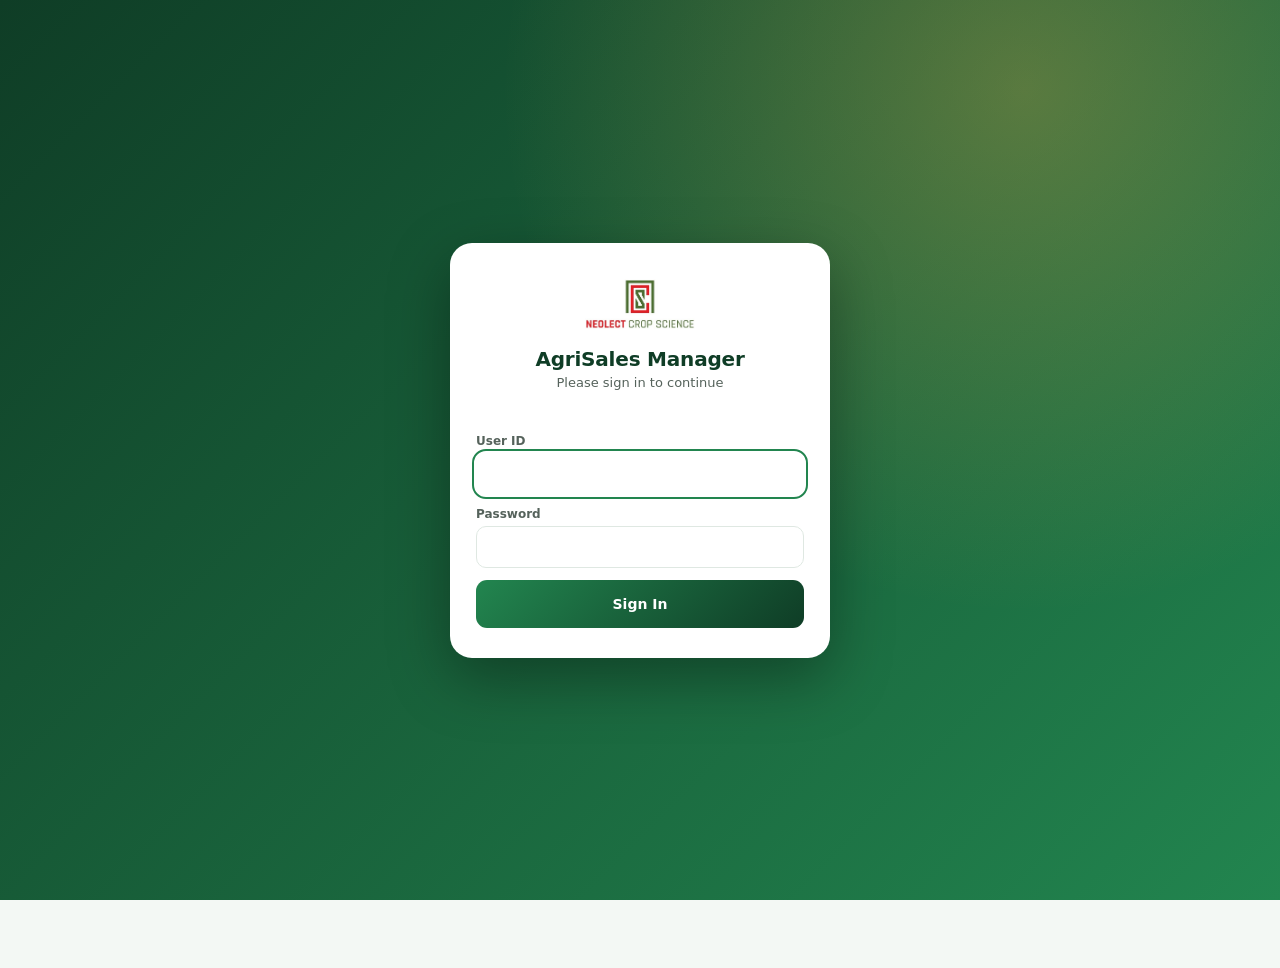
<file: index (1).html>
<!DOCTYPE html>
<html lang="en">
<head>
<meta charset="UTF-8">
<meta name="viewport" content="width=device-width, initial-scale=1, viewport-fit=cover">
<title>AgriSales Manager</title>
<link rel="icon" href="data:image/svg+xml,%3Csvg xmlns='http://www.w3.org/2000/svg' viewBox='0 0 100 100'%3E%3Ctext y='.9em' font-size='90'%3E%F0%9F%8C%BE%3C/text%3E%3C/svg%3E">
<style>
:root{
  --green-900:#173626; --green-700:#1F4D36; --green-600:#276245; --green-500:#2F7A56;
  --green-100:#E4EEE7; --amber-600:#B9812E; --amber-100:#F5E9D6; --paper:#FAF9F4;
  --card:#FFFFFF; --ink-900:#20241F; --ink-600:#565F58; --ink-400:#8C948B; --line:#E4E1D6;
  --red-600:#B23A32; --red-100:#F6E2DF; --blue-600:#2B6CB0; --blue-100:#E3EDF7;
  --radius-lg:18px; --radius-md:12px; --radius-sm:8px;
  --shadow-1: 0 1px 2px rgba(23,54,38,0.06), 0 1px 1px rgba(23,54,38,0.04);
  --safe-top: env(safe-area-inset-top, 0px); --safe-bottom: env(safe-area-inset-bottom, 0px);
}
*{box-sizing:border-box;}
html,body{height:100%;margin:0;background:var(--paper);color:var(--ink-900);
  font-family:-apple-system,BlinkMacSystemFont,"Segoe UI",Roboto,"Helvetica Neue",Arial,sans-serif;
  -webkit-tap-highlight-color:transparent;}
html{scroll-padding-top:var(--safe-top); scroll-behavior:smooth;}

@keyframes fadeSlideIn{ from{opacity:0; transform:translateY(8px);} to{opacity:1; transform:translateY(0);} }
@keyframes popIn{ from{opacity:0; transform:scale(.97);} to{opacity:1; transform:scale(1);} }
@keyframes sheetUp{ from{transform:translateY(100%);} to{transform:translateY(0);} }
@keyframes toastIn{ from{opacity:0; transform:translate(-50%,6px);} to{opacity:1; transform:translate(-50%,0);} }
@keyframes spinIn{ from{opacity:0; transform:rotate(-8deg) scale(.9);} to{opacity:1; transform:rotate(0) scale(1);} }
@media (prefers-reduced-motion: reduce){
  *, *::before, *::after{ animation-duration:0.001ms !important; transition-duration:0.001ms !important; }
}
h1,h2,h3,h4{margin:0;font-weight:700;letter-spacing:-0.01em;}
p{margin:0;}
button,input,select,textarea{font-family:inherit;font-size:14px;}
a{color:inherit;}
#app{min-height:100%;display:flex;flex-direction:column;padding-top:var(--safe-top);}

.topbar{position:sticky;top:var(--safe-top);z-index:20;background:var(--green-700);color:#fff;
  padding:14px 18px;display:flex;align-items:center;justify-content:space-between;box-shadow:var(--shadow-1);}
.topbar .brand{display:flex;align-items:center;gap:10px;}
.brand-mark{width:34px;height:34px;border-radius:9px;background:var(--amber-600);
  display:flex;align-items:center;justify-content:center;font-size:18px;}
.brand-text .name{font-size:15.5px;font-weight:700;color:#fff;line-height:1.1;}
.brand-text .sub{font-size:11.5px;color:rgba(255,255,255,0.72);margin-top:1px;}
.topbar-actions{display:flex;gap:10px;align-items:center;}
.icon-btn{background:rgba(255,255,255,0.12);border:none;color:#fff;width:36px;height:36px;
  border-radius:10px;display:flex;align-items:center;justify-content:center;font-size:16px;cursor:pointer;
  transition:background .15s ease, transform .12s ease;}
.icon-btn:hover{background:rgba(255,255,255,0.2);}
.icon-btn:active{background:rgba(255,255,255,0.28); transform:scale(0.92);}

.shell{flex:1;display:flex;width:100%;max-width:1180px;margin:0 auto;}
.sidebar{display:none;}
main.content{flex:1;min-width:0;padding:16px 16px calc(92px + var(--safe-bottom));}

.page-head{margin-bottom:16px;display:flex;align-items:flex-start;justify-content:space-between;gap:10px;}
.page-head h1{font-size:20px;color:var(--green-900);}
.page-head .desc{color:var(--ink-600);font-size:13.5px;margin-top:3px;}

.card{background:var(--card);border:1px solid var(--line);border-radius:var(--radius-lg);
  padding:16px;box-shadow:var(--shadow-1);}
.card + .card{margin-top:12px;}

.stat-grid{display:grid;grid-template-columns:repeat(2,1fr);gap:10px;}
.stat-card{background:var(--card);border:1px solid var(--line);border-radius:var(--radius-md);padding:13px 14px;}
.stat-card .stat-label{font-size:11.5px;color:var(--ink-600);display:flex;align-items:center;gap:6px;}
.stat-card .stat-value{font-size:21px;font-weight:700;color:var(--green-900);margin-top:6px;}
.stat-card.warn .stat-value{color:var(--amber-600);}
.stat-card.danger .stat-value{color:var(--red-600);}
.stat-dot{width:7px;height:7px;border-radius:50%;background:var(--green-500);}
.stat-card.warn .stat-dot{background:var(--amber-600);}
.stat-card.danger .stat-dot{background:var(--red-600);}

.section-title{font-size:14.5px;font-weight:700;color:var(--green-900);margin:22px 0 10px;
  display:flex;align-items:center;justify-content:space-between;}
.section-title .link{font-size:12.5px;font-weight:600;color:var(--green-600);cursor:pointer;}

.empty-state{text-align:center;padding:34px 16px;color:var(--ink-600);}
.empty-state .emoji{font-size:30px;margin-bottom:8px;display:block;}
.empty-state .title{font-weight:700;color:var(--ink-900);font-size:14.5px;margin-bottom:4px;}
.empty-state .hint{font-size:12.5px;line-height:1.5;}

.badge{display:inline-flex;align-items:center;padding:3px 9px;border-radius:99px;font-size:11px;
  font-weight:600;background:var(--green-100);color:var(--green-700);white-space:nowrap;}
.badge.amber{background:var(--amber-100);color:var(--amber-600);}
.badge.red{background:var(--red-100);color:var(--red-600);}
.badge.grey{background:#EEEDE6;color:var(--ink-600);}
.badge.blue{background:var(--blue-100);color:var(--blue-600);}

.menu-list{display:flex;flex-direction:column;gap:8px;}
.menu-item{display:flex;align-items:center;gap:12px;background:var(--card);border:1px solid var(--line);
  border-radius:var(--radius-md);padding:13px 14px;cursor:pointer;transition:background .15s ease, transform .12s ease;}
.menu-item:hover{background:var(--green-100);}
.menu-item:active{background:var(--green-100); transform:scale(0.98);}
.menu-item .menu-icon{width:38px;height:38px;border-radius:10px;background:var(--green-100);
  display:flex;align-items:center;justify-content:center;font-size:18px;flex-shrink:0;}
.menu-item .menu-text{flex:1;min-width:0;}
.menu-item .menu-text .t{font-size:14px;font-weight:600;color:var(--ink-900);}
.menu-item .menu-text .d{font-size:12px;color:var(--ink-600);margin-top:1px;}
.menu-item .chev{color:var(--ink-400);font-size:16px;}

.bottom-nav{position:fixed;left:0;right:0;bottom:0;z-index:30;background:var(--card);
  border-top:1px solid var(--line);display:flex;padding-bottom:var(--safe-bottom);
  box-shadow:0 -2px 10px rgba(23,54,38,0.06);}
.nav-btn{flex:1;border:none;background:none;padding:9px 2px 8px;display:flex;flex-direction:column;
  align-items:center;gap:3px;color:var(--ink-400);cursor:pointer;transition:color .15s ease;}
.nav-btn .nav-ic{font-size:19px;line-height:1;transition:transform .18s cubic-bezier(.34,1.56,.64,1);}
.nav-btn .nav-lb{font-size:10.5px;font-weight:600;}
.nav-btn.active{color:var(--green-700);}
.nav-btn.active .nav-ic{transform:translateY(-2px) scale(1.12);}
.nav-btn:active .nav-ic{transform:scale(0.85);}

.sheet-backdrop{display:none;position:fixed;inset:0;background:rgba(20,30,24,0.42);z-index:40;
  opacity:0;transition:opacity .22s ease;}
.sheet-backdrop.open{display:block;opacity:1;}
.sheet{position:fixed;left:0;right:0;bottom:0;z-index:41;background:var(--paper);
  border-radius:20px 20px 0 0;padding:16px 16px calc(20px + var(--safe-bottom));
  transform:translateY(100%);transition:transform .28s cubic-bezier(.32,.72,0,1);max-width:1180px;margin:0 auto;}
.sheet.open{transform:translateY(0);}
.sheet-handle{width:38px;height:4px;background:var(--line);border-radius:99px;margin:0 auto 14px;}
.sheet h3{font-size:15px;color:var(--green-900);margin-bottom:12px;}

@media (min-width:600px) and (max-width:899.98px){
  .stat-grid{grid-template-columns:repeat(3,1fr);}
  main.content{padding:16px 28px;}
  .field-row{grid-template-columns:1fr 1fr;}
}
@media (min-width:900px){
  .bottom-nav{display:none;}
  .sheet-backdrop,.sheet{display:none !important;}
  main.content{padding:24px 28px;}
  .sidebar{display:flex;flex-direction:column;width:230px;flex-shrink:0;background:var(--card);
    border-right:1px solid var(--line);padding:18px 12px;gap:2px;position:sticky;
    top:calc(64px + var(--safe-top));height:calc(100vh - 64px - var(--safe-top));overflow-y:auto;}
  .side-link{display:flex;align-items:center;gap:11px;padding:10px 12px;border-radius:10px;
    color:var(--ink-600);font-size:13.5px;font-weight:600;cursor:pointer;border:none;background:none;
    text-align:left;width:100%;transition:background .15s ease, color .15s ease, transform .12s ease;}
  .side-link .ic{font-size:16px;width:20px;text-align:center;}
  .side-link:hover{background:var(--green-100);color:var(--green-700);transform:translateX(2px);}
  .side-link.active{background:var(--green-700);color:#fff;}
  .side-link.active:hover{transform:none;}
  .side-section{font-size:10.5px;color:var(--ink-400);font-weight:700;margin:14px 12px 6px;}
  .stat-grid{grid-template-columns:repeat(4,1fr);}
  .list-item:hover{box-shadow:0 3px 12px rgba(23,54,38,0.1); border-color:#cfe0d4;}
  .list-item:active{transform:none;}
  .stat-card:hover{box-shadow:0 3px 12px rgba(23,54,38,0.08);}
  .stat-card:active{transform:none;}
}

.page{display:none;}
.page.active{display:block; animation:fadeSlideIn .28s ease;}
.card{animation:fadeSlideIn .25s ease;}
.list-item{animation:fadeSlideIn .22s ease; transition:transform .12s ease, box-shadow .12s ease, background .12s ease;}
.list-item:active{transform:scale(0.985);}
.stat-card{transition:transform .15s ease, box-shadow .15s ease;}
.stat-card:active{transform:scale(0.96);}

.toast{position:fixed;left:50%;bottom:calc(96px + var(--safe-bottom));transform:translateX(-50%) translateY(6px);
  background:var(--green-900);color:#fff;padding:10px 16px;border-radius:99px;font-size:12.5px;
  font-weight:600;z-index:90;opacity:0;pointer-events:none;transition:opacity .25s ease, transform .25s ease;
  box-shadow:0 6px 18px rgba(0,0,0,0.18);}
.toast.show{opacity:1;transform:translateX(-50%) translateY(0);}
@media (min-width:900px){.toast{bottom:24px;}}

/* Forms */
.field{margin-bottom:12px;}
.field label{display:block;font-size:12.5px;font-weight:600;color:var(--ink-600);margin-bottom:5px;}
.field input, .field select, .field textarea{
  width:100%;padding:10px 12px;border:1px solid var(--line);border-radius:var(--radius-sm);
  background:#fff;color:var(--ink-900);outline:none;}
.field input:focus, .field select:focus, .field textarea:focus{border-color:var(--green-500);}
.field-row{display:grid;grid-template-columns:1fr 1fr;gap:10px;}
.field textarea{resize:vertical;min-height:60px;}
.checkbox-row{display:flex;align-items:center;gap:8px;font-size:13px;color:var(--ink-900);}
.checkbox-row input{width:auto;}

.btn{display:inline-flex;align-items:center;justify-content:center;gap:6px;padding:11px 16px;
  border-radius:var(--radius-sm);font-size:13.5px;font-weight:700;border:none;cursor:pointer;
  transition:transform .12s ease, background .15s ease, box-shadow .15s ease, opacity .15s ease;}
.btn:active{transform:scale(0.97);}
.btn-primary{background:var(--green-700);color:#fff;}
.btn-primary:hover{background:var(--green-600);}
.btn-primary:active{background:var(--green-900);}
.btn-secondary{background:var(--green-100);color:var(--green-700);}
.btn-secondary:hover{background:#d7e6dc;}
.btn-outline{background:#fff;border:1px solid var(--line);color:var(--ink-900);}
.btn-outline:hover{border-color:var(--green-500);color:var(--green-700);}
.btn-danger{background:var(--red-100);color:var(--red-600);}
.btn-danger:hover{background:#f0d0cc;}
.btn-block{width:100%;}
.btn-sm{padding:7px 11px;font-size:12.5px;border-radius:8px;}
.btn-row{display:flex;gap:8px;margin-top:16px;}
.fab{position:fixed;right:18px;bottom:calc(88px + var(--safe-bottom));z-index:35;
  width:54px;height:54px;border-radius:16px;background:var(--green-700);color:#fff;border:none;
  font-size:24px;box-shadow:0 4px 14px rgba(23,54,38,0.35);cursor:pointer;display:flex;
  align-items:center;justify-content:center;transition:transform .15s cubic-bezier(.34,1.56,.64,1), box-shadow .15s ease, background .15s ease;
  animation:popIn .3s ease;}
.fab:hover{background:var(--green-600); box-shadow:0 6px 18px rgba(23,54,38,0.42); transform:translateY(-2px);}
.fab:active{transform:scale(0.9);}
@media (min-width:900px){.fab{bottom:24px;right:28px;}}

/* Search bar */
.searchbar{position:relative;margin-bottom:12px;}
.searchbar input{width:100%;padding:11px 14px 11px 38px;border:1px solid var(--line);
  border-radius:var(--radius-md);background:#fff;outline:none;}
.searchbar input:focus{border-color:var(--green-500);}
.searchbar .si{position:absolute;left:12px;top:50%;transform:translateY(-50%);color:var(--ink-400);}
.filter-chips{display:flex;gap:7px;overflow-x:auto;margin-bottom:12px;padding-bottom:2px;}
.chip{flex-shrink:0;padding:7px 13px;border-radius:99px;border:1px solid var(--line);
  background:#fff;font-size:12.5px;font-weight:600;color:var(--ink-600);cursor:pointer;white-space:nowrap;
  transition:background .15s ease, color .15s ease, border-color .15s ease, transform .12s ease;}
.chip:active{transform:scale(0.95);}
.chip.active{background:var(--green-700);color:#fff;border-color:var(--green-700);}

/* List rows */
.list-item{display:flex;gap:12px;align-items:flex-start;background:var(--card);border:1px solid var(--line);
  border-radius:var(--radius-md);padding:13px 14px;cursor:pointer;}
.list-item + .list-item{margin-top:8px;}
.list-item:active{background:var(--green-100);}
.list-item .li-main{flex:1;min-width:0;}
.list-item .li-title{font-size:14px;font-weight:700;color:var(--ink-900);}
.list-item .li-sub{font-size:12px;color:var(--ink-600);margin-top:2px;}
.list-item .li-meta{font-size:11.5px;color:var(--ink-400);margin-top:4px;}
.list-item .li-right{text-align:right;flex-shrink:0;}
.list-item .li-amount{font-size:14.5px;font-weight:700;color:var(--green-900);}

/* Modal */
.modal-backdrop{display:none;position:fixed;inset:0;background:rgba(20,30,24,0.5);z-index:50;
  overflow-y:auto; opacity:0; transition:opacity .2s ease;}
.modal-backdrop.open{display:block; opacity:1;}
.modal{background:var(--paper);max-width:640px;margin:0 auto;min-height:100%;
  padding:16px 16px calc(30px + var(--safe-bottom)); animation:sheetUp .26s cubic-bezier(.32,.72,0,1);}
@media (min-width:640px){
  .modal-backdrop{display:flex;align-items:flex-start;justify-content:center;padding:30px 16px;}
  .modal{min-height:0;border-radius:18px;box-shadow:0 10px 40px rgba(0,0,0,0.25);margin:0;
    animation:popIn .22s ease;}
}
.modal-head{display:flex;align-items:center;justify-content:space-between;margin-bottom:16px;
  position:sticky;top:0;background:var(--paper);padding-top:4px;z-index:2;}
.modal-head h2{font-size:17px;color:var(--green-900);}
.modal-close{width:32px;height:32px;border-radius:9px;background:#fff;border:1px solid var(--line);
  cursor:pointer;font-size:15px;color:var(--ink-600);}

/* Table */
.tbl-wrap{overflow-x:auto;}
table.tbl{width:100%;border-collapse:collapse;font-size:12.5px;}
table.tbl th{text-align:left;color:var(--ink-600);font-weight:700;padding:8px 10px;
  border-bottom:2px solid var(--line);white-space:nowrap;}
table.tbl td{padding:9px 10px;border-bottom:1px solid var(--line);white-space:nowrap;}
table.tbl tr:last-child td{border-bottom:none;}

/* Autocomplete */
.ac-wrap{position:relative;}
.ac-results{position:absolute;left:0;right:0;top:calc(100% + 4px);background:#fff;
  border:1px solid var(--line);border-radius:var(--radius-md);box-shadow:0 8px 24px rgba(0,0,0,0.12);
  max-height:260px;overflow-y:auto;z-index:15;display:none;}
.ac-results.open{display:block;}
.ac-item{padding:10px 13px;cursor:pointer;border-bottom:1px solid var(--line);}
.ac-item:last-child{border-bottom:none;}
.ac-item:active{background:var(--green-100);}
.ac-item .ac-name{font-size:13.5px;font-weight:700;color:var(--ink-900);}
.ac-item .ac-meta{font-size:11.5px;color:var(--ink-600);margin-top:2px;}
.ac-empty{padding:14px;text-align:center;color:var(--ink-400);font-size:12.5px;}

/* Order/invoice item rows */
.item-row{display:flex;gap:8px;align-items:center;padding:10px;border:1px solid var(--line);
  border-radius:var(--radius-sm);margin-bottom:8px;background:#fff;}
.item-row .ir-info{flex:1;min-width:0;}
.item-row .ir-name{font-size:13px;font-weight:700;color:var(--ink-900);}
.item-row .ir-meta{font-size:11px;color:var(--ink-600);margin-top:2px;}
.item-row input.ir-qty{width:56px;padding:7px;text-align:center;border:1px solid var(--line);
  border-radius:7px;}
.item-row .ir-amt{width:74px;text-align:right;font-weight:700;font-size:13px;color:var(--green-900);}
.item-row .ir-del{background:none;border:none;color:var(--red-600);font-size:16px;cursor:pointer;padding:4px;}

.totals-box{background:var(--green-100);border-radius:var(--radius-md);padding:12px 14px;margin-top:10px;}
.totals-box .tr{display:flex;justify-content:space-between;font-size:13px;color:var(--ink-700);padding:3px 0;}
.totals-box .tr.grand{font-size:16px;font-weight:800;color:var(--green-900);border-top:1px solid rgba(23,54,38,0.15);
  margin-top:6px;padding-top:8px;}

.tabs{display:flex;gap:4px;background:var(--green-100);border-radius:11px;padding:4px;margin-bottom:14px;}
.tab-btn{flex:1;border:none;background:none;padding:9px 6px;border-radius:8px;font-size:12.5px;
  font-weight:700;color:var(--green-700);cursor:pointer;}
.tab-btn.active{background:#fff;box-shadow:var(--shadow-1);}

.detail-row{display:flex;justify-content:space-between;padding:8px 0;border-bottom:1px solid var(--line);
  font-size:13px;}
.detail-row:last-child{border-bottom:none;}
.detail-row .dl{color:var(--ink-600);}
.detail-row .dv{font-weight:600;color:var(--ink-900);text-align:right;}

/* =====================================================================
   NEW: LOGIN SCREEN, ROLES, INVOICE MAKER, EXTRA ANIMATIONS
   (everything below is additive - nothing above was changed)
   ===================================================================== */
#loginScreen{position:fixed;inset:0;z-index:200;background:linear-gradient(135deg,#173626,#2F7A56);display:flex;align-items:center;justify-content:center;padding:20px;}
#loginScreen.hide{display:none;}
.login-card{background:#fff;border-radius:20px;padding:30px 26px;width:100%;max-width:380px;box-shadow:0 20px 60px rgba(0,0,0,.35);animation:popIn .45s ease both;}
.login-card .logo{width:56px;height:56px;border-radius:14px;background:var(--amber-600);display:flex;align-items:center;justify-content:center;font-size:30px;margin:0 auto 12px;animation:spinIn .6s ease both;}
.login-card h2{text-align:center;color:var(--green-900);font-size:20px;}
.login-card p.sub{text-align:center;color:var(--ink-600);font-size:13px;margin:4px 0 18px;}
.login-card .err{color:var(--red-600);font-size:12.5px;min-height:18px;margin-bottom:8px;text-align:center;}
.login-card label{font-size:12px;font-weight:700;color:var(--ink-600);display:block;margin-bottom:5px;}
.login-card input{width:100%;padding:12px;border:1px solid var(--line);border-radius:10px;margin-bottom:12px;}
.login-card input:focus{outline:2px solid var(--green-500);border-color:transparent;}
.login-card button{width:100%;padding:13px;border:0;border-radius:11px;background:var(--green-700);color:#fff;font-weight:700;cursor:pointer;transition:transform .12s,background .15s;}
.login-card button:hover{background:var(--green-600);} .login-card button:active{transform:scale(.97);}
.shake{animation:shake .35s;} @keyframes shake{25%{transform:translateX(-7px)}75%{transform:translateX(7px)}}
.role-chip{font-size:11px;font-weight:700;padding:4px 9px;border-radius:99px;background:rgba(255,255,255,.18);color:#fff;}
/* STAFF = view only: hide every control that changes data */
body.role-staff .fab, body.role-staff #importCsvBtn, body.role-staff #bulkAddBtn,
body.role-staff .side-link[data-page="settings"], body.role-staff .menu-item[data-page="settings"]{display:none !important;}
/* extra gentle animations (list rows, stat cards) */
.list-item{animation:fadeSlideIn .32s ease both;} .stat-card{animation:popIn .4s ease both;}
/* INVOICE MAKER paper */
.mk-bar{display:flex;flex-wrap:wrap;gap:8px;align-items:center;margin-bottom:12px;}
.mk-bar label{font-size:12px;color:var(--ink-600);display:flex;gap:6px;align-items:center;}
.mk-paper{--mk:#1F4D36;background:#fff;color:#222;border:1px solid #ddd;border-radius:6px;padding:28px;font-size:13px;font-family:"Segoe UI",Arial,sans-serif;animation:popIn .35s ease both;}
.mk-head{display:flex;justify-content:space-between;gap:16px;border-bottom:4px solid var(--mk);padding-bottom:14px;flex-wrap:wrap;}
.mk-co{font-size:22px;font-weight:800;color:var(--mk);} .mk-title{font-size:26px;font-weight:800;letter-spacing:2px;color:var(--mk);text-align:right;}
.mk-muted{color:#666;font-size:12px;white-space:pre-line;}
.mk-meta{display:flex;justify-content:space-between;gap:16px;margin:16px 0;flex-wrap:wrap;}
.mk-box{background:#f6f8f6;border-left:4px solid var(--mk);padding:10px 14px;border-radius:4px;min-width:200px;}
.mk-t{width:100%;border-collapse:collapse;margin-top:6px;} .mk-t th{background:var(--mk);color:#fff;padding:9px 8px;text-align:left;font-size:12px;}
.mk-t td{padding:8px;border-bottom:1px solid #e5e5e5;} .mk-t tr:nth-child(even) td{background:#fafafa;} .r{text-align:right !important;}
.mk-in{border:1px dashed #9bb;border-radius:5px;padding:5px;background:#fffdf5;font:inherit;max-width:100%;} .mk-in.nm{width:100%;}
.mk-tot{margin-left:auto;width:290px;max-width:100%;margin-top:14px;} .mk-tot div{display:flex;justify-content:space-between;padding:5px 0;}
.mk-tot .g{border-top:2px solid var(--mk);font-size:17px;font-weight:800;color:var(--mk);margin-top:4px;padding-top:8px;}
.mk-foot{display:flex;justify-content:space-between;gap:20px;margin-top:22px;flex-wrap:wrap;} .mk-sign{margin-top:44px;border-top:1px solid #333;padding-top:4px;text-align:center;font-size:12px;}
#printArea{display:none;}
@media print{ #app,#loginScreen{display:none !important;} #printArea{display:block;} .mk-paper{border:0;padding:0;} @page{margin:12mm;} body{background:#fff;} }
@media (max-width:600px){.mk-paper{padding:14px;} .mk-in{width:70px;}}
/* PC FIX: on screens >=640px the closed popup layer was forced to display:flex, so an
   invisible full-screen layer blocked every click. Closed popups are now truly hidden. */
.modal-backdrop:not(.open){display:none !important;}

.item-row input.ir-rate{width:70px;}
.mk-in.nm{width:100%;}
/* PRINT FIX: the invoice fade-in animation left the printed copy invisible (blank page); popups also covered it */
@media print{ #printArea, #printArea *{animation:none !important;opacity:1 !important;visibility:visible !important;} .modal-backdrop,.toast,nav,.fab{display:none !important;} html,body{height:auto !important;overflow:visible !important;} }

/* sub packing */
.sub-card{align-items:flex-start;} .sub-pack{display:grid;grid-template-columns:1.1fr 1fr 1.6fr .8fr;gap:6px;font-size:12.5px;padding:7px 8px;margin-top:6px;border-radius:8px;background:var(--green-100);cursor:pointer;transition:transform .12s;}
.sub-pack:hover{transform:translateX(3px);} .sub-pack span{color:var(--ink-600);} .sub-pack b:last-child{text-align:right;}
.sp-row{display:grid;grid-template-columns:1.4fr 1fr 1fr 1fr 1fr auto;gap:5px;margin-bottom:6px;} .sp-row input{padding:8px;min-width:0;border:1px solid var(--line);border-radius:8px;}
@media (max-width:600px){.sp-row{grid-template-columns:1fr 1fr 1fr;}}

/* =====================================================================
   REDESIGN LAYER (visual only). Everything below only restyles - no logic changed.
   Design system: change the colours / radius / shadows in the :root block below.
   ===================================================================== */
:root{
  --primary-green:#1E7B4B; --dark-green:#0F3D26; --light-green:#EAF5EE;
  --green-900:#0F3D26; --green-700:#165C38; --green-600:#1B6E43; --green-500:#22854F; --green-100:#E6F3EB;
  --amber-600:#C68A1D; --paper:#F3F8F4; --card:#FFFFFF;
  --ink-900:#1B2420; --ink-600:#55625B; --ink-400:#8A978F; --line:#DFE8E2;
  --shadow-sm:0 1px 2px rgba(15,61,38,.06),0 1px 3px rgba(15,61,38,.05);
  --shadow-md:0 6px 18px rgba(15,61,38,.10); --shadow-lg:0 16px 40px rgba(15,61,38,.18);
  --radius-lg:16px; --radius-md:12px; --radius-sm:8px; --ease:cubic-bezier(.2,.7,.2,1);
}
html,body{overflow-x:hidden;font-family:"Inter","Segoe UI",system-ui,-apple-system,Roboto,Arial,sans-serif;-webkit-font-smoothing:antialiased;}
img,table{max-width:100%;}
h1{font-size:clamp(22px,3vw,28px);letter-spacing:-.02em;color:var(--dark-green);}
button,.btn,.side-link,.nav-btn,.list-item,.stat-card,.chip{transition:transform .18s var(--ease),box-shadow .18s var(--ease),background .18s,color .18s,border-color .18s;}
:focus-visible{outline:3px solid rgba(34,133,79,.45);outline-offset:2px;}

/* --- header --- */
.topbar{background:linear-gradient(120deg,var(--dark-green),var(--green-700));min-height:64px;box-shadow:0 1px 0 rgba(255,255,255,.06);transition:box-shadow .25s;}
.topbar.scrolled{box-shadow:0 8px 24px rgba(15,61,38,.28);}
.brand-mark{background:linear-gradient(135deg,#F0B24A,var(--amber-600));box-shadow:0 2px 8px rgba(0,0,0,.2);}
.icon-btn{min-width:44px;min-height:44px;border-radius:12px;background:rgba(255,255,255,.12);}
.icon-btn:hover{background:rgba(255,255,255,.22);} .icon-btn:active{transform:scale(.94);}

/* --- sidebar + bottom nav --- */
.sidebar{border-right:1px solid var(--line);box-shadow:var(--shadow-sm);}
.side-link{border-radius:12px;position:relative;}
.side-link:hover{background:var(--light-green);transform:translateX(3px);}
.side-link.active{background:linear-gradient(120deg,var(--dark-green),var(--green-600));box-shadow:var(--shadow-md);}
.side-section{letter-spacing:.08em;}
.bottom-nav{box-shadow:0 -6px 20px rgba(15,61,38,.08);border-top:1px solid var(--line);}
.nav-btn{min-height:56px;position:relative;}
.nav-btn.active{color:var(--primary-green);}
.nav-btn.active::before{content:"";position:absolute;top:0;left:30%;right:30%;height:3px;border-radius:0 0 4px 4px;background:var(--primary-green);animation:popIn .25s var(--ease);}
.nav-btn:active{transform:scale(.94);}

/* --- cards, stats, lists --- */
.card{border:1px solid var(--line);border-radius:var(--radius-lg);box-shadow:var(--shadow-sm);}
.stat-card{border:1px solid var(--line);border-radius:var(--radius-lg);box-shadow:var(--shadow-sm);position:relative;overflow:hidden;}
.stat-card::after{content:"";position:absolute;left:0;top:0;bottom:0;width:4px;background:var(--primary-green);opacity:.85;}
.stat-card:hover{transform:translateY(-3px);box-shadow:var(--shadow-md);}
.stat-grid .stat-card:nth-child(2){animation-delay:.04s}.stat-grid .stat-card:nth-child(3){animation-delay:.08s}.stat-grid .stat-card:nth-child(4){animation-delay:.12s}
.stat-grid .stat-card:nth-child(5){animation-delay:.16s}.stat-grid .stat-card:nth-child(6){animation-delay:.2s}.stat-grid .stat-card:nth-child(7){animation-delay:.24s}.stat-grid .stat-card:nth-child(8){animation-delay:.28s}
.list-item{border-radius:var(--radius-md);}
.list-item:hover{background:var(--light-green);transform:translateX(2px);}
.section-title{color:var(--dark-green);}
.badge{border-radius:999px;font-weight:700;}
.empty-state .emoji{display:inline-block;animation:floaty 3s ease-in-out infinite;}
@keyframes floaty{50%{transform:translateY(-5px)}}

/* --- buttons + forms --- */
.btn{border-radius:12px;min-height:44px;font-weight:600;}
.btn:active{transform:scale(.97);}
.btn-primary{background:linear-gradient(135deg,var(--green-500),var(--dark-green));box-shadow:0 4px 12px rgba(15,61,38,.25);}
.btn-primary:hover{box-shadow:0 8px 20px rgba(15,61,38,.32);transform:translateY(-1px);}
.btn-outline:hover{background:var(--light-green);}
.btn.loading{pointer-events:none;opacity:.8;}
.field input,.field select,.field textarea,.searchbar input{border-radius:10px;min-height:44px;transition:border-color .15s,box-shadow .15s;}
.field input:focus,.field select:focus,.field textarea:focus,.searchbar input:focus{outline:none;border-color:var(--green-500);box-shadow:0 0 0 4px rgba(34,133,79,.15);}
.chip{border-radius:999px;min-height:36px;}
.chip.active{background:var(--dark-green);color:#fff;border-color:var(--dark-green);}
.fab{background:linear-gradient(135deg,var(--green-500),var(--dark-green));box-shadow:0 10px 24px rgba(15,61,38,.35);}
.fab:hover{transform:translateY(-2px) rotate(90deg);} .fab:active{transform:scale(.92);}
.toast{border-radius:12px;box-shadow:var(--shadow-lg);}

/* --- modal, tables --- */
.modal-backdrop{backdrop-filter:blur(2px);}
.modal{border-radius:20px 20px 0 0;box-shadow:var(--shadow-lg);}
@media(min-width:640px){.modal{border-radius:20px;}}
.tbl th{background:var(--light-green);color:var(--dark-green);font-size:12px;letter-spacing:.03em;text-transform:uppercase;}
.tbl tr{transition:background .15s;} .tbl tbody tr:hover{background:#F7FBF8;}
.item-row{border-radius:12px;border:1px solid var(--line);background:#fff;}

/* --- dashboard hero --- */
.hero{position:relative;overflow:hidden;border-radius:20px;padding:28px 24px;margin-bottom:18px;color:#fff;
  background:radial-gradient(circle at 85% 20%,rgba(240,178,74,.35),transparent 40%),linear-gradient(120deg,var(--dark-green),var(--green-600));
  box-shadow:var(--shadow-md);animation:fadeSlideIn .45s var(--ease) both;}
.hero::after{content:"";position:absolute;right:-30px;bottom:-30px;width:240px;height:240px;opacity:.16;pointer-events:none;
  background:url("data:image/svg+xml,%3Csvg xmlns='http://www.w3.org/2000/svg' viewBox='0 0 100 100'%3E%3Cpath fill='%23fff' d='M50 95V40M50 40c-18 0-25-14-25-28 18 0 25 14 25 28zm0 0c18 0 25-14 25-28-18 0-25 14-25 28zM50 70c-14 0-20-10-20-22 14 0 20 10 20 22zm0 0c14 0 20-10 20-22-14 0-20 10-20 22z'/%3E%3C/svg%3E") no-repeat center/contain;animation:floaty 6s ease-in-out infinite;}
.hero h2{font-size:clamp(22px,4vw,32px);line-height:1.15;letter-spacing:-.02em;max-width:520px;color:#fff;}
.hero p{margin:8px 0 16px;color:rgba(255,255,255,.85);max-width:460px;font-size:14px;}
.hero .hero-btns{display:flex;gap:10px;flex-wrap:wrap;position:relative;z-index:1;}
.hero .btn-primary{background:#fff;color:var(--dark-green);box-shadow:none;} .hero .btn-ghost{background:rgba(255,255,255,.14);color:#fff;border:1px solid rgba(255,255,255,.35);}
body.role-staff .hero .hero-new{display:none;}

/* --- invoice form steps --- */
.steps{display:flex;gap:6px;margin-bottom:14px;}
.steps .st{flex:1;display:flex;align-items:center;gap:8px;padding:8px 10px;border-radius:12px;background:var(--light-green);color:var(--ink-600);font-size:12px;font-weight:600;transition:all .2s;}
.steps .st b{width:22px;height:22px;border-radius:50%;display:grid;place-items:center;background:#fff;color:var(--ink-600);font-size:12px;flex-shrink:0;}
.steps .st.on{background:var(--dark-green);color:#fff;} .steps .st.on b{background:var(--amber-600);color:#fff;}
#invForm .btn-row .btn-primary{min-height:52px;font-size:16px;letter-spacing:.02em;}
@media(max-width:480px){.steps .st span{display:none;} #invForm .btn-row{position:sticky;bottom:0;background:var(--paper);padding:10px 0;z-index:3;}}

/* --- professional invoice: green header band, clean footer --- */
.mk-paper{border-radius:10px;box-shadow:var(--shadow-md);padding:0;overflow:hidden;-webkit-print-color-adjust:exact;print-color-adjust:exact;}
.mk-head{background:var(--mk);padding:22px 26px;border-bottom:0;color:#fff;}
.mk-head .mk-co,.mk-head .mk-title{color:#fff;} .mk-head .mk-muted{color:rgba(255,255,255,.82);}
.mk-meta,.mk-t,.mk-foot,.mk-paper>div[style]{margin-left:26px;margin-right:26px;}
.mk-meta{margin-top:18px;} .mk-paper>div:last-child{margin-bottom:26px;}
.mk-t th{-webkit-print-color-adjust:exact;print-color-adjust:exact;}
.mk-tot .g{background:var(--light-green);padding:8px 10px;border-radius:8px;border-top:0;}
@media(max-width:600px){.mk-head{padding:16px;} .mk-meta,.mk-t,.mk-foot,.mk-paper>div[style]{margin-left:14px;margin-right:14px;}}

/* --- login --- */
#loginScreen{background:radial-gradient(circle at 80% 10%,rgba(240,178,74,.3),transparent 40%),linear-gradient(135deg,var(--dark-green),var(--green-500));}
.login-card{border-radius:22px;} .login-card button{min-height:48px;background:linear-gradient(135deg,var(--green-500),var(--dark-green));}

/* --- tablet / mobile layouts --- */
@media(max-width:1023px){.page-head{flex-wrap:wrap;gap:8px;} .stat-grid{grid-template-columns:repeat(2,1fr)!important;}}
@media(max-width:480px){.hero{padding:22px 18px;} .stat-card{padding:12px;} .page-head h1{font-size:22px;} .sub-pack{grid-template-columns:1fr 1fr;} .filter-chips{overflow-x:auto;flex-wrap:nowrap;scrollbar-width:none;} .tbl-wrap{overflow-x:auto;-webkit-overflow-scrolling:touch;}
  .item-row{flex-wrap:wrap;} .item-row .ir-info{flex:1 1 100%;}}
@media(min-width:1024px){.stat-grid{grid-template-columns:repeat(4,1fr)!important;}}
@media(prefers-reduced-motion:reduce){*,*::before,*::after{animation-duration:.01ms!important;animation-iteration-count:1!important;transition-duration:.01ms!important;scroll-behavior:auto!important;}}

/* mobile invoice fix: tables scroll inside their own box instead of being clipped */
.mk-paper div[style*="overflow-x"]{margin:0 26px;} .mk-paper div[style*="overflow-x"] .mk-t{margin:6px 0 0;min-width:620px;}
.mk-foot>div{min-width:0;max-width:100%;overflow-x:auto;} .mk-foot .mk-t{margin:0;min-width:300px;}
.mk-t td input.nm{min-width:120px;}
@media(max-width:600px){.mk-paper div[style*="overflow-x"]{margin:0 14px;}}

/* =====================================================================
   PRODUCT SHOWCASE PAGE (catalog style from your prototype, real product data)
   ===================================================================== */
#page-showcase .sc-stats{display:grid;grid-template-columns:repeat(4,1fr);gap:10px;margin-bottom:16px;}
#page-showcase .sc-stat{background:#fff;border:1px solid var(--line);border-radius:14px;padding:14px;display:flex;gap:12px;align-items:center;animation:popIn .35s var(--ease) both;}
#page-showcase .sc-stat i{font-style:normal;width:42px;height:42px;border-radius:12px;background:var(--light-green);display:grid;place-items:center;font-size:20px;flex-shrink:0;}
#page-showcase .sc-stat b{display:block;font-size:20px;color:var(--dark-green);line-height:1.1;} #page-showcase .sc-stat span{font-size:11.5px;color:var(--ink-600);}
#page-showcase .sc-layout{display:grid;grid-template-columns:210px 1fr;gap:16px;align-items:start;}
#page-showcase .sc-side{background:#fff;border:1px solid var(--line);border-radius:16px;padding:12px;position:sticky;top:84px;}
#page-showcase .sc-side h3{font-size:13px;margin:4px 8px 10px;color:var(--ink-600);text-transform:uppercase;letter-spacing:.06em;}
#page-showcase .sc-cat{display:block;width:100%;text-align:left;background:none;border:0;padding:11px 12px;border-radius:10px;color:var(--ink-600);font-weight:600;cursor:pointer;min-height:44px;}
#page-showcase .sc-cat:hover,#page-showcase .sc-cat.on{background:var(--light-green);color:var(--primary-green);}
#page-showcase .sc-cat.on{font-weight:800;}
#page-showcase .sc-grid{display:grid;grid-template-columns:repeat(auto-fill,minmax(200px,1fr));gap:14px;}
.sc-card{background:#fff;border:1px solid var(--line);border-radius:16px;padding:12px;display:flex;flex-direction:column;transition:transform .2s var(--ease),box-shadow .2s,border-color .2s;overflow:hidden;}
.sc-card:hover{transform:translateY(-4px);box-shadow:var(--shadow-md);border-color:#cfe8d8;}
.sc-img{height:150px;border-radius:12px;background:linear-gradient(145deg,#eff9f2,#d9efdf);display:grid;place-items:center;margin-bottom:10px;overflow:hidden;}
.sc-bottle{width:66px;height:96px;border-radius:11px 11px 15px 15px;background:linear-gradient(90deg,#fff,#dbe8de);border:1px solid #c4d3c8;box-shadow:0 12px 18px rgba(0,0,0,.12);position:relative;transition:transform .3s var(--ease);}
.sc-card:hover .sc-bottle{transform:scale(1.05) rotate(-2deg);}
.sc-bottle::before{content:"";position:absolute;left:18px;right:18px;top:-13px;height:16px;border-radius:5px 5px 2px 2px;background:var(--primary-green);}
.sc-bottle::after{content:attr(data-l);position:absolute;left:7px;right:7px;top:36px;text-align:center;background:var(--primary-green);color:#fff;font-weight:900;font-size:10px;padding:4px 0;border-radius:4px;overflow:hidden;white-space:nowrap;}
.sc-pill{font-size:10px;background:var(--light-green);color:var(--primary-green);padding:3px 9px;border-radius:99px;align-self:flex-start;font-weight:700;}
.sc-card h3{font-size:15px;margin:6px 0 2px;} .sc-tech{font-size:11.5px;color:var(--ink-600);min-height:16px;}
.sc-packs{display:flex;flex-wrap:wrap;gap:5px;margin:9px 0 4px;}
.sc-pack{border:1px solid var(--line);background:#fff;border-radius:99px;padding:5px 11px;font-size:12px;font-weight:600;cursor:pointer;min-height:32px;transition:all .15s;}
.sc-pack.on{background:var(--dark-green);color:#fff;border-color:var(--dark-green);}
.sc-price{font-size:18px;font-weight:850;color:var(--primary-green);margin:6px 0 0;} .sc-price s{font-size:12px;color:var(--ink-400);font-weight:500;margin-left:6px;}
.sc-stock{font-size:11.5px;margin-bottom:8px;font-weight:600;} .sc-stock.ok{color:var(--green-500);} .sc-stock.low{color:var(--amber-600);} .sc-stock.out{color:var(--red-600);}
.sc-card .btn{margin-top:auto;width:100%;font-size:13px;}
.sc-cart{margin-top:18px;}
.sc-row{display:grid;grid-template-columns:1fr 78px 90px 36px;gap:8px;align-items:center;padding:10px 0;border-bottom:1px solid var(--line);font-size:13px;}
.sc-row input{height:40px;border:1px solid var(--line);border-radius:8px;padding:0 8px;width:100%;}
.sc-sum{background:#f8fbf9;border:1px solid var(--line);border-radius:13px;padding:14px;margin-top:12px;} .sc-sum div{display:flex;justify-content:space-between;padding:5px 0;}
.sc-sum .t{border-top:2px solid var(--dark-green);margin-top:5px;padding-top:9px;font-size:18px;font-weight:800;color:var(--dark-green);}
.sc-bump{animation:popIn .3s var(--ease);}
body.role-staff #page-showcase .sc-add, body.role-staff #page-showcase .sc-cart{display:none !important;}
@media(max-width:899px){
  #page-showcase .sc-layout{grid-template-columns:1fr;} #page-showcase .sc-side{position:static;display:flex;gap:6px;overflow-x:auto;padding:8px;scrollbar-width:none;} #page-showcase .sc-side h3{display:none;}
  #page-showcase .sc-cat{width:auto;white-space:nowrap;border:1px solid var(--line);border-radius:99px;padding:8px 14px;min-height:40px;}
  #page-showcase .sc-cat.on{background:var(--dark-green);color:#fff;border-color:var(--dark-green);}
  #page-showcase .sc-stats{grid-template-columns:repeat(2,1fr);}
}
@media(max-width:480px){#page-showcase .sc-grid{grid-template-columns:1fr 1fr;gap:9px;} .sc-img{height:120px;} .sc-card{padding:9px;} .sc-card h3{font-size:13.5px;} .sc-row{grid-template-columns:1fr 64px 36px;} .sc-row .lt{display:none;}}

/* photos + pack math */
.pthumb{width:58px;height:58px;object-fit:cover;border-radius:10px;margin-right:12px;flex-shrink:0;border:1px solid var(--line);background:#fff;}
.sc-img img{width:100%;height:100%;object-fit:contain;transition:transform .3s var(--ease);background:#fff;} .sc-card:hover .sc-img img{transform:scale(1.05);}
.pf-img{display:flex;gap:12px;align-items:center;} .pf-prev{width:96px;height:96px;border-radius:12px;border:1px dashed var(--line);display:grid;place-items:center;overflow:hidden;background:var(--light-green);color:var(--ink-400);font-size:12px;flex-shrink:0;}
.pf-prev img{width:100%;height:100%;object-fit:cover;}
.ir-vl{display:inline-flex;align-items:center;gap:3px;} .ir-vl small{font-size:11px;color:var(--ink-600);min-width:20px;} .ir-vol{background:#F4FAF6;border-color:var(--green-500);}

/* NEOLECT / MARG-STYLE BILLING */
.mk-brand{display:flex;align-items:center;gap:14px;} .mk-logo{height:64px;max-width:230px;background:#fff;border-radius:8px;padding:5px 8px;object-fit:contain;display:block;}
.mk-t th,.mk-t td{border:1px solid #c9d3c9;} .mk-paper{border:2px solid var(--mk);}
.mk-head{border-bottom:5px solid #D32F2F;}
.brand-mark.has-logo,.login-card .logo.has-logo{background:#fff;width:auto;padding:3px 8px;} .brand-mark img{height:28px;display:block;} .login-card .logo.has-logo{height:62px;margin-bottom:12px;} .login-card .logo img{height:50px;}
.bill-top{display:flex;align-items:center;justify-content:space-between;gap:12px;flex-wrap:wrap;background:#fff;border:1px solid var(--line);border-top:4px solid #D32F2F;border-radius:12px;padding:10px 14px;margin-bottom:12px;}
.bill-top img{height:46px;display:block;} .bill-top .bt-r{text-align:right;font-size:12px;color:var(--ink-600);} .bill-top .bt-r b{display:block;font-size:17px;color:#4B6D30;letter-spacing:1px;}
.bill-keys{font-size:11.5px;color:var(--ink-600);margin-top:8px;text-align:center;} .bill-keys kbd{background:#fff;border:1px solid var(--line);border-radius:5px;padding:1px 6px;font-size:11px;}
@media print{.mk-paper{box-shadow:none;border-radius:0;} .mk-logo{height:60px;}}

.ig-wrap{overflow-x:auto;margin-top:6px;} table.ig{width:100%;min-width:760px;border-collapse:collapse;font-size:12.5px;background:#fff;}
table.ig th{background:#4B6D30;color:#fff;padding:8px 6px;text-align:left;font-size:11.5px;white-space:nowrap;} table.ig th.r,table.ig td.r{text-align:right;}
table.ig td{border:1px solid #d5ddd5;padding:4px;vertical-align:middle;} table.ig input{width:100%;padding:7px 6px;border:1px solid transparent;border-radius:6px;background:#fffdf5;min-height:34px;font-size:12.5px;}
table.ig input:focus{border-color:#4B6D30;outline:none;background:#fff;} table.ig .n{width:70px;text-align:right;} table.ig td.tot{text-align:right;font-weight:700;color:#173626;white-space:nowrap;} table.ig td.tot small{display:block;font-weight:400;color:#8a978f;font-size:10.5px;}
table.ig .auto{background:#eaf5ee;}

/* =====================================================================
   PERFORMA INVOICE (Neolect Excel format). Colours: change the hex values below.
   ===================================================================== */
.pi-scroll{overflow-x:auto;}
.pi-paper{--mk:#9BBB59;min-width:760px;background:#fff;color:#000;border:1px solid #000;font-family:Calibri,"Segoe UI",Arial,sans-serif;font-size:13px;}
.pi-paper,.pi-paper *{-webkit-print-color-adjust:exact;print-color-adjust:exact;box-sizing:border-box;}
.pi-banner{text-align:center;padding:8px 10px 6px;background:linear-gradient(#f4faec,#dcebc9);}
.pi-banner img{height:78px;max-width:100%;object-fit:contain;display:block;margin:0 auto;}
.pi-mail{font-size:12px;font-weight:700;margin-top:4px;}
.pi-title{position:relative;background:var(--mk);text-align:center;font:400 31px Cambria,"Times New Roman",serif;letter-spacing:1px;padding:8px 10px;border-top:1px solid #000;}
.pi-title small{position:absolute;right:10px;top:50%;transform:translateY(-50%);font:700 12px Calibri,Arial,sans-serif;letter-spacing:0;}
table.pi-t{width:100%;table-layout:fixed;border-collapse:collapse;margin-top:-1px;}
.pi-t td,.pi-t th{border:1px solid #000;padding:7px 8px;text-align:center;font-weight:700;vertical-align:middle;overflow-wrap:anywhere;}
.pi-t td.o,.pi-t th.o,.pi-items th{background:#FFCC66;}
.pi-t td.g{background:#A6A6A6;text-decoration:underline;font-size:14px;}
.pi-t td.lg{background:#F2F2F2;}
.pi-t td.y{background:#FFFF66;}
.pi-t td.t{background:#C4BD97;}
.pi-t td.gr{background:var(--mk);}
.pi-t td.tl{text-align:left;} .pi-t td.tr{text-align:right;}
.up,.pi-t td.lg{text-transform:uppercase;}
.pi-items th{font:700 14px Cambria,"Times New Roman",serif;padding:10px 4px;}
.pi-item td{height:66px;font-size:14px;}
.pi-item.pi-blank td{height:56px;}
.pi-bank{line-height:1.55;font-size:14px;}
.pi-grand{height:56px;font-size:15px;}
.pi-tr td{height:72px;}
.pi-th{background:var(--mk);border:1px solid #000;margin-top:-1px;text-align:center;font-weight:800;font-size:17px;letter-spacing:.5px;padding:7px;}
.pi-t td.o.tl{font-size:13.5px;}
.pi-in{width:100%;min-width:0;border:1px dashed #666;background:rgba(255,255,255,.75);font:inherit;font-weight:700;text-align:center;padding:5px 4px;text-transform:inherit;border-radius:4px;}
.pi-in.pi-sm{width:56px;display:inline-block;}
.pi-u{font-size:11px;margin-left:3px;}
@media print{
  .pi-scroll{overflow:visible;} .pi-paper{min-width:0;border:1px solid #000;box-shadow:none;}
}

/* =====================================================================
   TAX INVOICE FORMAT (second option). Navy company name + teal band; change colours here.
   ===================================================================== */
.tx-scroll{overflow-x:auto;}
.tx-paper{--mk:#1A9E96;min-width:720px;background:#fff;color:#111;border:1px solid #222;font-family:Arial,Helvetica,sans-serif;font-size:12px;}
.tx-paper,.tx-paper *{-webkit-print-color-adjust:exact;print-color-adjust:exact;box-sizing:border-box;}
.tx-co{font:800 28px Arial,Helvetica,sans-serif;color:#1B2A6B;padding:12px 14px 6px;letter-spacing:.5px;text-transform:uppercase;}
.tx-tag{background:var(--mk);color:#fff;font-weight:700;font-size:15px;padding:6px 14px;margin:0 14px;}
.tx-hrow{display:flex;justify-content:space-between;align-items:center;gap:14px;padding:10px 14px 12px;}
.tx-addr{flex:1;font-size:13px;line-height:1.5;}
.tx-contact{font-size:12.5px;line-height:1.7;text-align:left;}
.tx-hrow img{height:64px;max-width:200px;object-fit:contain;}
.tx-title{display:flex;justify-content:space-between;align-items:center;border-top:1px solid #222;border-bottom:1px solid #222;padding:7px 10px;font-size:13px;}
.tx-title .c{font-size:18px;font-weight:700;} .tx-title .sm2{font-size:11px;font-weight:700;}
.tx-two{display:grid;grid-template-columns:55% 45%;border-bottom:1px solid #222;}
.tx-box{border-right:1px solid #222;} .tx-box:last-child{border-right:0;}
.tx-box h4{margin:0;text-align:center;font-size:11px;padding:3px;border-bottom:1px solid #222;background:#f2f2f2;}
table.tx-kv{width:100%;border-collapse:collapse;table-layout:fixed;}
.tx-kv td{padding:4px 8px;font-size:11.5px;vertical-align:top;overflow-wrap:anywhere;}
.tx-kv td.k{font-weight:700;}
.tx-kvl td.k{width:26%;} .tx-kvr td.k{width:21%;}
table.tx-items{width:100%;border-collapse:collapse;table-layout:fixed;}
.tx-items th{background:#f2f2f2;border-bottom:1px solid #222;border-right:1px solid #222;padding:6px 4px;font-size:11px;text-align:center;}
.tx-items th:last-child{border-right:0;}
.tx-items td{padding:5px 7px;border-right:1px solid #222;font-size:11.5px;vertical-align:top;overflow-wrap:anywhere;}
.tx-items td:last-child{border-right:0;}
.tx-items .sm{font-size:10px;color:#444;margin-top:2px;} .tx-items td.c{text-align:center;} .tx-items td.r{text-align:right;} .tx-items td.l{text-align:left;}
.tx-fill td{height:100px;}
.tx-tax td{font-size:11.5px;padding-top:3px;padding-bottom:3px;}
.tx-ctl td{background:#fffbe6;border-top:1px dashed #999;border-right:0;padding:7px 8px;}
.tx-ctl select{padding:4px;}
.tx-total td{border-top:1px solid #222;border-bottom:1px solid #222;font-weight:700;font-size:13px;padding:7px;}
.tx-total .tx-big{font-size:16px;}
.tx-words{padding:0;} .tx-wh{display:flex;justify-content:space-between;padding:5px 8px;font-size:11px;} .tx-wv{padding:2px 8px 8px;font-weight:700;font-size:12px;}
table.tx-hsn{width:100%;border-collapse:collapse;border-top:1px solid #222;}
.tx-hsn th,.tx-hsn td{border:1px solid #222;padding:4px 6px;font-size:11px;} .tx-hsn th{background:#f7f7f7;text-align:center;}
.tx-hsn td.r{text-align:right;} .tx-hsn td.c{text-align:center;} .tx-hsn td.l{text-align:left;} .tx-hsn tr.tf td{font-weight:700;}
.tx-hsn tr th:first-child,.tx-hsn tr td:first-child{border-left:0;} .tx-hsn tr th:last-child,.tx-hsn tr td:last-child{border-right:0;}
.tx-taxw{padding:7px 8px;font-size:12px;border-bottom:1px solid #222;}
.tx-bot{display:grid;grid-template-columns:55% 45%;}
.tx-bl{border-right:1px solid #222;}
.tx-bh{background:#f2f2f2;border-top:1px solid #222;border-bottom:1px solid #222;font-weight:700;font-size:11px;padding:3px 8px;}
.tx-bl .tx-bh:first-child{border-top:0;}
.tx-bank,.tx-terms{padding:6px 8px;font-size:11.5px;line-height:1.55;} .tx-terms{font-size:11px;}
.tx-cs{margin-top:0;padding-top:22px;border-bottom:0;background:#fff;font-weight:700;}
.tx-br{display:flex;flex-direction:column;justify-content:space-between;padding:6px 10px;min-height:160px;}
.tx-br .sm3{font-size:10px;} .tx-for{text-align:center;font-weight:700;font-size:13px;margin-top:6px;}
.tx-auth{text-align:center;font-size:10px;font-weight:700;border-top:1px solid #222;padding-top:3px;margin-top:30px;}
.tx-thanks{border-top:1px solid #222;padding:7px 10px;font-size:12px;}
.tx-paper .pi-in{text-align:left;font-weight:400;padding:3px 4px;background:rgba(255,253,230,.9);}
.tx-paper .pi-in.r{text-align:right;} .tx-paper .pi-in.pi-sm{width:64px;}
.tx-items .tx-item td .pi-in.r{width:70%;}
@media print{ .tx-scroll{overflow:visible;} .tx-paper{min-width:0;} }
</style>
</head>
<body>
<div id="app">

  <div class="topbar">
    <div class="brand">
      <div class="brand-mark">🌾</div>
      <div class="brand-text">
        <div class="name" id="companyNameTop">AgriSales Manager</div>
        <div class="sub" id="topbarSub">Dashboard</div>
      </div>
    </div>
    <div class="topbar-actions">
      <button class="icon-btn" id="backupBtn" title="Backup">☁️</button>
    </div>
  </div>

  <div class="shell">
    <div class="sidebar">
      <button class="side-link" data-page="dashboard"><span class="ic">📊</span>Dashboard</button>
      <button class="side-link" data-page="sales"><span class="ic">🧾</span>Sales</button>
      <button class="side-link" data-page="orders"><span class="ic">📦</span>Orders</button>
      <button class="side-link" data-page="inventory"><span class="ic">🏷️</span>Inventory</button>
      <div class="side-section">MANAGE</div>
      <button class="side-link" data-page="customers"><span class="ic">👥</span>Customers</button>
      <button class="side-link" data-page="products"><span class="ic">🧪</span>Products</button>
      <button class="side-link" data-page="manufacturing"><span class="ic">🏭</span>Manufacturing</button>
      <button class="side-link" data-page="payments"><span class="ic">💰</span>Payments</button>
      <button class="side-link" data-page="reports"><span class="ic">📈</span>Reports</button>
      <button class="side-link" data-page="settings"><span class="ic">⚙️</span>Settings</button>
    </div>

    <main class="content">

      <!-- DASHBOARD -->
      <section class="page active" id="page-dashboard">
        <div class="page-head"><div><h1>Dashboard</h1><div class="desc">Today's overview across sales, orders and stock.</div></div></div>
        <div class="stat-grid" id="dashStats"></div>
        <div class="section-title">Recent Orders<span class="link" data-page="orders">View all</span></div>
        <div class="card"><div id="dashRecentOrders"></div></div>
        <div class="section-title">Recent Payments<span class="link" data-page="payments">View all</span></div>
        <div class="card"><div id="dashRecentPayments"></div></div>
        <div class="section-title">Alerts</div>
        <div class="card"><div id="dashAlerts"></div></div>
      </section>

      <!-- SALES / INVOICES -->
      <section class="page" id="page-sales">
        <div class="page-head"><div><h1>Sales</h1><div class="desc">GST invoices and billing.</div></div></div>
        <div class="searchbar"><span class="si">🔍</span><input id="invSearch" placeholder="Search invoice # or customer"></div>
        <div class="filter-chips" id="invFilterChips">
          <div class="chip active" data-f="all">All</div>
          <div class="chip" data-f="unpaid">Unpaid</div>
          <div class="chip" data-f="partial">Partial</div>
          <div class="chip" data-f="paid">Paid</div>
        </div>
        <div id="invoiceList"></div>
      </section>

      <!-- ORDERS -->
      <section class="page" id="page-orders">
        <div class="page-head"><div><h1>Orders</h1><div class="desc">Sales orders and pending orders.</div></div></div>
        <div class="searchbar"><span class="si">🔍</span><input id="orderSearch" placeholder="Search order # or customer"></div>
        <div class="filter-chips" id="orderFilterChips">
          <div class="chip active" data-f="all">All</div>
          <div class="chip" data-f="Pending">Pending</div>
          <div class="chip" data-f="Confirmed">Confirmed</div>
          <div class="chip" data-f="Dispatched">Dispatched</div>
          <div class="chip" data-f="Delivered">Delivered</div>
          <div class="chip" data-f="Cancelled">Cancelled</div>
        </div>
        <div id="orderList"></div>
      </section>

      <!-- INVENTORY -->
      <section class="page" id="page-inventory">
        <div class="page-head"><div><h1>Inventory</h1><div class="desc">Stock, batch numbers and expiry.</div></div></div>
        <div class="tabs">
          <button class="tab-btn active" data-tab="stock">Stock</button>
          <button class="tab-btn" data-tab="batches">Batches</button>
        </div>
        <div id="invTabStock">
          <div class="searchbar"><span class="si">🔍</span><input id="stockSearch" placeholder="Search product"></div>
          <div id="stockList"></div>
        </div>
        <div id="invTabBatches" style="display:none;">
          <div id="batchList"></div>
        </div>
      </section>

      <!-- CUSTOMERS -->
      <section class="page" id="page-customers">
        <div class="page-head"><div><h1>Customers</h1><div class="desc">Dealers, balances and history.</div></div></div>
        <div class="searchbar"><span class="si">🔍</span><input id="custSearch" placeholder="Search name, mobile, city"></div>
        <div id="customerList"></div>
      </section>

      <!-- PRODUCTS -->
      <section class="page" id="page-products">
        <div class="page-head"><div><h1>Products</h1><div class="desc">Master price list.</div></div></div>
        <div class="searchbar"><span class="si">🔍</span><input id="prodSearch" placeholder="Search name, code, category"></div>
        <div class="filter-chips">
          <div class="chip active" data-pf="all">All</div>
          <div class="chip" data-pf="active">Active</div>
          <div class="chip" data-pf="inactive">Inactive</div>
        </div>
        <div class="btn-row" style="margin-top:0;margin-bottom:12px;">
          <button class="btn btn-outline btn-sm" id="importCsvBtn">⬆ Import CSV</button>
          <button class="btn btn-outline btn-sm" id="exportCsvBtn">⬇ Export CSV</button>
          <input type="file" id="csvFileInput" accept=".csv" style="display:none;">
        </div>
        <div id="productList"></div>
      </section>

      <!-- MANUFACTURING -->
      <section class="page" id="page-manufacturing">
        <div class="page-head"><div><h1>Manufacturing</h1><div class="desc">Production batches added to stock.</div></div></div>
        <div id="mfgList"></div>
      </section>

      <!-- PAYMENTS -->
      <section class="page" id="page-payments">
        <div class="page-head"><div><h1>Payments</h1><div class="desc">Payments received from customers.</div></div></div>
        <div id="paymentList"></div>
      </section>

      <!-- REPORTS -->
      <section class="page" id="page-reports">
        <div class="page-head"><div><h1>Reports</h1><div class="desc">Business insights.</div></div></div>
        <div class="section-title">Sales Trend (last 14 days)</div>
        <div class="card"><canvas id="chartSales" height="160"></canvas></div>
        <div class="section-title">Top Products</div>
        <div class="card"><div id="topProducts"></div></div>
        <div class="section-title">Outstanding by Customer</div>
        <div class="card"><div id="outstandingList"></div></div>
      </section>

      <!-- SETTINGS -->
      <section class="page" id="page-settings">
        <div class="page-head"><div><h1>Settings</h1><div class="desc">Company details, invoice setup and backup.</div></div></div>
        <div class="card">
          <h3 style="font-size:14px;margin-bottom:12px;">Company Profile</h3>
          <div class="field"><label>Company Name</label><input id="setCompanyName"></div>
          <div class="field"><label>Address</label><textarea id="setAddress"></textarea></div>
          <div class="field-row">
            <div class="field"><label>Phone</label><input id="setPhone"></div>
            <div class="field"><label>Email</label><input id="setEmail"></div>
          </div>
          <div class="field-row">
            <div class="field"><label>GSTIN</label><input id="setGstin"></div>
            <div class="field"><label>Invoice Prefix</label><input id="setInvPrefix" placeholder="INV-"></div>
          </div>
          <div class="field"><label>Bank Details (shown on invoice)</label><textarea id="setBank"></textarea></div>
          <div class="field"><label>Invoice Terms / Notes</label><textarea id="setTerms"></textarea></div>
          <button class="btn btn-primary btn-block" id="saveSettingsBtn">Save Settings</button>
        </div>
        <div class="card">
          <h3 style="font-size:14px;margin-bottom:10px;">Data Backup</h3>
          <div class="desc" style="margin-bottom:12px;">Export all your data as a backup file, or restore from a previous backup.</div>
          <div class="btn-row" style="margin-top:0;">
            <button class="btn btn-secondary" id="exportBackupBtn">⬇ Export Backup</button>
            <button class="btn btn-outline" id="importBackupBtn">⬆ Restore Backup</button>
            <input type="file" id="backupFileInput" accept=".json" style="display:none;">
          </div>
        </div>
        <div class="card">
          <h3 style="font-size:14px;margin-bottom:10px;color:var(--red-600);">Danger Zone</h3>
          <button class="btn btn-danger btn-block" id="resetAllBtn">Erase All Data</button>
        </div>
      </section>

    </main>
  </div>

  <nav class="bottom-nav">
    <button class="nav-btn active" data-page="dashboard"><span class="nav-ic">📊</span><span class="nav-lb">Dashboard</span></button>
    <button class="nav-btn" data-page="sales"><span class="nav-ic">🧾</span><span class="nav-lb">Sales</span></button>
    <button class="nav-btn" data-page="orders"><span class="nav-ic">📦</span><span class="nav-lb">Orders</span></button>
    <button class="nav-btn" data-page="inventory"><span class="nav-ic">🏷️</span><span class="nav-lb">Inventory</span></button>
    <button class="nav-btn" id="moreBtn"><span class="nav-ic">⋯</span><span class="nav-lb">More</span></button>
  </nav>

  <div class="sheet-backdrop" id="sheetBackdrop"></div>
  <div class="sheet" id="moreSheet">
    <div class="sheet-handle"></div>
    <h3>More</h3>
    <div class="menu-list">
      <div class="menu-item" data-page="customers"><div class="menu-icon">👥</div><div class="menu-text"><div class="t">Customers</div><div class="d">Dealers, balances, statements</div></div><div class="chev">›</div></div>
      <div class="menu-item" data-page="products"><div class="menu-icon">🧪</div><div class="menu-text"><div class="t">Products</div><div class="d">Master price list</div></div><div class="chev">›</div></div>
      <div class="menu-item" data-page="manufacturing"><div class="menu-icon">🏭</div><div class="menu-text"><div class="t">Manufacturing</div><div class="d">Production batches</div></div><div class="chev">›</div></div>
      <div class="menu-item" data-page="payments"><div class="menu-icon">💰</div><div class="menu-text"><div class="t">Payments</div><div class="d">Receipts and ledgers</div></div><div class="chev">›</div></div>
      <div class="menu-item" data-page="reports"><div class="menu-icon">📈</div><div class="menu-text"><div class="t">Reports</div><div class="d">Sales and stock insights</div></div><div class="chev">›</div></div>
      <div class="menu-item" data-page="settings"><div class="menu-icon">⚙️</div><div class="menu-text"><div class="t">Settings</div><div class="d">Company & invoice setup</div></div><div class="chev">›</div></div>
    </div>
  </div>

  <button class="fab" id="fabBtn">+</button>
  <div class="toast" id="toast"></div>
  <div class="modal-backdrop" id="modalBackdrop"><div class="modal" id="modalBody"></div></div>
</div>

<!-- NEW: LOGIN SCREEN (shown first; hidden after successful login) -->
<div id="loginScreen">
  <div class="login-card" id="loginCard">
    <div class="logo">🌾</div>
    <h2>AgriSales Manager</h2>
    <p class="sub">Please sign in to continue</p>
    <div class="err" id="loginErr"></div>
    <label for="loginId">User ID</label><input id="loginId" autocomplete="username" autofocus>
    <label for="loginPass">Password</label><input id="loginPass" type="password" autocomplete="current-password">
    <button id="loginBtn">Sign In</button>
  </div>
</div>

<script>
/* =========================================================
   DATA LAYER (localStorage)
========================================================= */
var DB_KEY = "agrisales_db_v1";
var DEFAULT_DB = {
  products: [], customers: [], orders: [], invoices: [], payments: [],
  batches: [], mfgBatches: [],
  settings: { companyName:"My Agro Company", address:"", phone:"", email:"", gstin:"", invPrefix:"INV-", orderPrefix:"SO-", bank:"", terms:"Goods once sold will not be taken back.\nSubject to local jurisdiction." },
  counters: { order:0, invoice:0 }
};
function loadDB(){
  try{
    var raw = localStorage.getItem(DB_KEY);
    if(!raw) return JSON.parse(JSON.stringify(DEFAULT_DB));
    var parsed = JSON.parse(raw);
    for(var k in DEFAULT_DB){ if(!(k in parsed)) parsed[k] = DEFAULT_DB[k]; }
    return parsed;
  }catch(e){ return JSON.parse(JSON.stringify(DEFAULT_DB)); }
}
var DB = loadDB();
function saveDB(){
  try{ localStorage.setItem(DB_KEY, JSON.stringify(DB)); }catch(e){ showToast("Storage full or unavailable"); }
}
function uid(){ return Date.now().toString(36) + Math.random().toString(36).slice(2,8); }
function fmtMoney(n){ n = Number(n)||0; return "₹" + n.toLocaleString("en-IN", {maximumFractionDigits:2, minimumFractionDigits: (n%1!==0)?2:0}); }
function fmtDate(d){ if(!d) return "-"; var dt = new Date(d); if(isNaN(dt)) return d; return dt.toLocaleDateString("en-IN",{day:"2-digit",month:"short",year:"numeric"}); }
function todayISO(){ return new Date().toISOString().slice(0,10); }
function daysBetween(d1,d2){ return Math.round((new Date(d2) - new Date(d1)) / 86400000); }

/* =========================================================
   NAVIGATION
========================================================= */
var PAGE_TITLES = { dashboard:"Dashboard", sales:"Sales", orders:"Orders", inventory:"Inventory",
  customers:"Customers", products:"Products", manufacturing:"Manufacturing", payments:"Payments",
  reports:"Reports", settings:"Settings" };
var BOTTOM_NAV_PAGES = ["dashboard","sales","orders","inventory"];
var currentPage = "dashboard";

var PAGE_RENDERERS = {
  dashboard: renderDashboard, sales: renderInvoices, orders: renderOrders,
  inventory: renderInventory, customers: renderCustomers, products: renderProducts,
  manufacturing: renderManufacturing, payments: renderPayments, reports: renderReports,
  settings: renderSettingsForm
};
var PAGE_FABS = {
  sales: function(){ openInvoiceForm(); },
  orders: function(){ openOrderForm(); },
  customers: function(){ openCustomerForm(); },
  products: function(){ openProductForm(); },
  manufacturing: function(){ openMfgForm(); },
  payments: function(){ openPaymentForm(); }
};

function showPage(pageId){
  currentPage = pageId;
  document.querySelectorAll(".page").forEach(function(p){ p.classList.remove("active"); });
  var target = document.getElementById("page-" + pageId);
  if(target) target.classList.add("active");
  document.getElementById("topbarSub").textContent = PAGE_TITLES[pageId] || "";
  document.querySelectorAll(".nav-btn[data-page]").forEach(function(btn){
    btn.classList.toggle("active", btn.getAttribute("data-page") === pageId);
  });
  var moreBtn = document.getElementById("moreBtn");
  moreBtn.classList.toggle("active", BOTTOM_NAV_PAGES.indexOf(pageId) === -1);
  document.querySelectorAll(".side-link[data-page]").forEach(function(btn){
    btn.classList.toggle("active", btn.getAttribute("data-page") === pageId);
  });
  var fab = document.getElementById("fabBtn");
  fab.style.display = PAGE_FABS[pageId] ? "flex" : "none";
  closeSheet();
  if(PAGE_RENDERERS[pageId]) PAGE_RENDERERS[pageId]();
  window.scrollTo(0,0);
  try{ localStorage.setItem("agrisales_last_page", pageId); }catch(e){}
}
function openSheet(){ document.getElementById("sheetBackdrop").classList.add("open"); document.getElementById("moreSheet").classList.add("open"); }
function closeSheet(){ document.getElementById("sheetBackdrop").classList.remove("open"); document.getElementById("moreSheet").classList.remove("open"); }

document.querySelectorAll(".nav-btn[data-page]").forEach(function(btn){ btn.addEventListener("click", function(){ showPage(btn.getAttribute("data-page")); }); });
document.querySelectorAll(".side-link[data-page]").forEach(function(btn){ btn.addEventListener("click", function(){ showPage(btn.getAttribute("data-page")); }); });
document.querySelectorAll(".menu-item[data-page]").forEach(function(btn){ btn.addEventListener("click", function(){ showPage(btn.getAttribute("data-page")); }); });
document.querySelectorAll(".section-title .link[data-page]").forEach(function(btn){ btn.addEventListener("click", function(){ showPage(btn.getAttribute("data-page")); }); });
document.getElementById("moreBtn").addEventListener("click", openSheet);
document.getElementById("sheetBackdrop").addEventListener("click", closeSheet);
document.getElementById("fabBtn").addEventListener("click", function(){ if(PAGE_FABS[currentPage]) PAGE_FABS[currentPage](); });

function showToast(msg){
  var t = document.getElementById("toast");
  t.textContent = msg; t.classList.add("show");
  setTimeout(function(){ t.classList.remove("show"); }, 2200);
}
window.showToast = showToast;

/* =========================================================
   MODAL HELPERS
========================================================= */
function openModal(html){
  document.getElementById("modalBody").innerHTML = html;
  document.getElementById("modalBackdrop").classList.add("open");
}
function closeModal(){ document.getElementById("modalBackdrop").classList.remove("open"); document.getElementById("modalBody").innerHTML=""; }
document.getElementById("modalBackdrop").addEventListener("click", function(e){ if(e.target === this) closeModal(); });
function modalHeader(title){ return '<div class="modal-head"><h2>'+title+'</h2><button class="modal-close" onclick="closeModal()">✕</button></div>'; }

/* =========================================================
   PRODUCTS
========================================================= */
function genProductCode(){
  var n = DB.products.length + 1;
  var code;
  do{ code = "PR" + String(n).padStart(4,"0"); n++; }while(DB.products.some(function(p){return p.code===code;}));
  return code;
}
function openProductForm(id){
  var p = id ? DB.products.find(function(x){return x.id===id;}) : {
    id:null, name:"", code:genProductCode(), category:"", activeIngredient:"", formulation:"",
    packing:"", unit:"Ltr", mrp:"", sellingPrice:"", dealerPrice:"", wholesalePrice:"",
    gst:18, hsn:"", minStock:10, description:"", active:true, stock:0, priceHistory:[]
  };
  var html = modalHeader(id ? "Edit Product" : "Add Product") + '<form id="productForm">' +
    '<div class="field"><label>Product Name *</label><input id="pf_name" required value="'+esc(p.name)+'"></div>' +
    '<div class="field-row">' +
      '<div class="field"><label>Product Code</label><input id="pf_code" value="'+esc(p.code)+'"></div>' +
      '<div class="field"><label>Category</label><input id="pf_category" value="'+esc(p.category)+'" placeholder="Insecticide"></div>' +
    '</div>' +
    '<div class="field-row">' +
      '<div class="field"><label>Active Ingredient</label><input id="pf_ai" value="'+esc(p.activeIngredient)+'"></div>' +
      '<div class="field"><label>Formulation</label><input id="pf_form" value="'+esc(p.formulation)+'" placeholder="SL / EC / WP"></div>' +
    '</div>' +
    '<div class="field-row">' +
      '<div class="field"><label>Packing Size</label><input id="pf_packing" value="'+esc(p.packing)+'" placeholder="1 L / 500 g"></div>' +
      '<div class="field"><label>Unit</label><select id="pf_unit">'+["Ltr","ml","Kg","g","Pcs","Box"].map(function(u){return '<option '+(p.unit===u?"selected":"")+'>'+u+'</option>';}).join("")+'</select></div>' +
    '</div>' +
    '<div class="field-row">' +
      '<div class="field"><label>MRP (₹)</label><input id="pf_mrp" type="number" step="0.01" value="'+p.mrp+'"></div>' +
      '<div class="field"><label>Selling Price (₹) *</label><input id="pf_sp" type="number" step="0.01" required value="'+p.sellingPrice+'"></div>' +
    '</div>' +
    '<div class="field-row">' +
      '<div class="field"><label>Dealer Price (₹)</label><input id="pf_dp" type="number" step="0.01" value="'+p.dealerPrice+'"></div>' +
      '<div class="field"><label>Wholesale Price (₹)</label><input id="pf_wp" type="number" step="0.01" value="'+p.wholesalePrice+'"></div>' +
    '</div>' +
    '<div class="field-row">' +
      '<div class="field"><label>GST %</label><select id="pf_gst">'+[0,5,12,18,28].map(function(g){return '<option '+(p.gst==g?"selected":"")+' value="'+g+'">'+g+'%</option>';}).join("")+'</select></div>' +
      '<div class="field"><label>HSN Code</label><input id="pf_hsn" value="'+esc(p.hsn)+'"></div>' +
    '</div>' +
    '<div class="field"><label>Minimum Stock (alert level)</label><input id="pf_minstock" type="number" value="'+p.minStock+'"></div>' +
    '<div class="field"><label>Description</label><textarea id="pf_desc">'+esc(p.description)+'</textarea></div>' +
    '<div class="checkbox-row"><input type="checkbox" id="pf_active" '+(p.active?"checked":"")+'> <label for="pf_active" style="margin:0;">Active product</label></div>' +
    '<div class="btn-row">' +
      (id ? '<button type="button" class="btn btn-danger" onclick="deleteProduct(\''+id+'\')">Delete</button>' : '') +
      '<button type="submit" class="btn btn-primary" style="flex:1;">Save Product</button>' +
    '</div>' +
  '</form>';
  openModal(html);
  document.getElementById("productForm").addEventListener("submit", function(e){
    e.preventDefault();
    var newPrice = parseFloat(document.getElementById("pf_sp").value)||0;
    var data = {
      name: document.getElementById("pf_name").value.trim(),
      code: document.getElementById("pf_code").value.trim() || genProductCode(),
      category: document.getElementById("pf_category").value.trim(),
      activeIngredient: document.getElementById("pf_ai").value.trim(),
      formulation: document.getElementById("pf_form").value.trim(),
      packing: document.getElementById("pf_packing").value.trim(),
      unit: document.getElementById("pf_unit").value,
      mrp: parseFloat(document.getElementById("pf_mrp").value)||0,
      sellingPrice: newPrice,
      dealerPrice: parseFloat(document.getElementById("pf_dp").value)||0,
      wholesalePrice: parseFloat(document.getElementById("pf_wp").value)||0,
      gst: parseFloat(document.getElementById("pf_gst").value)||0,
      hsn: document.getElementById("pf_hsn").value.trim(),
      minStock: parseFloat(document.getElementById("pf_minstock").value)||0,
      description: document.getElementById("pf_desc").value.trim(),
      active: document.getElementById("pf_active").checked
    };
    if(!data.name){ showToast("Product name is required"); return; }
    if(id){
      var existing = DB.products.find(function(x){return x.id===id;});
      if(existing.sellingPrice !== newPrice){
        existing.priceHistory = existing.priceHistory || [];
        existing.priceHistory.push({date: todayISO(), oldPrice: existing.sellingPrice, newPrice: newPrice});
      }
      Object.assign(existing, data);
    } else {
      data.id = uid(); data.stock = 0; data.priceHistory = [];
      DB.products.push(data);
    }
    saveDB(); closeModal(); renderProducts(); showToast("Product saved");
  });
}
function deleteProduct(id){
  if(!confirm("Delete this product? This cannot be undone.")) return;
  DB.products = DB.products.filter(function(p){return p.id!==id;});
  saveDB(); closeModal(); renderProducts(); showToast("Product deleted");
}
function esc(s){ return (s===undefined||s===null) ? "" : String(s).replace(/[&<>"']/g, function(c){ return {"&":"&amp;","<":"&lt;",">":"&gt;",'"':"&quot;","'":"&#39;"}[c]; }); }

var prodFilter = "all";
function renderProducts(){
  var q = (document.getElementById("prodSearch").value||"").toLowerCase();
  var list = DB.products.filter(function(p){
    if(prodFilter==="active" && !p.active) return false;
    if(prodFilter==="inactive" && p.active) return false;
    if(!q) return true;
    return (p.name+" "+p.code+" "+p.category).toLowerCase().indexOf(q) > -1;
  }).sort(function(a,b){ return a.name.localeCompare(b.name); });
  var el = document.getElementById("productList");
  if(list.length===0){
    el.innerHTML = '<div class="card"><div class="empty-state"><span class="emoji">🧪</span><div class="title">No products found</div><div class="hint">Tap + to add your first product, or import a CSV price list.</div></div></div>';
    return;
  }
  el.innerHTML = list.map(function(p){
    return '<div class="list-item" onclick="openProductForm(\''+p.id+'\')">' +
      '<div class="li-main">' +
        '<div class="li-title">'+esc(p.name)+'</div>' +
        '<div class="li-sub">'+esc(p.code)+' · '+esc(p.packing||"-")+' · GST '+p.gst+'%</div>' +
        '<div class="li-meta">Stock: '+ (p.stock||0) +' '+esc(p.unit)+ (p.stock<=p.minStock ? ' · <span style="color:var(--red-600);font-weight:700;">Low stock</span>' : '') +'</div>' +
      '</div>' +
      '<div class="li-right"><div class="li-amount">'+fmtMoney(p.sellingPrice)+'</div>' + (p.active? '<span class="badge">Active</span>' : '<span class="badge grey">Inactive</span>') + '</div>' +
    '</div>';
  }).join("");
}
document.getElementById("prodSearch").addEventListener("input", renderProducts);
document.querySelectorAll('[data-pf]').forEach(function(c){
  c.addEventListener("click", function(){
    document.querySelectorAll('[data-pf]').forEach(function(x){x.classList.remove("active");});
    c.classList.add("active"); prodFilter = c.getAttribute("data-pf"); renderProducts();
  });
});

/* CSV import/export */
document.getElementById("importCsvBtn").addEventListener("click", function(){ document.getElementById("csvFileInput").click(); });
document.getElementById("csvFileInput").addEventListener("change", function(e){
  var file = e.target.files[0]; if(!file) return;
  var reader = new FileReader();
  reader.onload = function(ev){ parseCsvPreview(ev.target.result); };
  reader.readAsText(file);
  e.target.value = "";
});
function parseCsvLine(line){
  var out=[], cur="", inQ=false;
  for(var i=0;i<line.length;i++){
    var c = line[i];
    if(c === '"'){ inQ = !inQ; }
    else if(c === "," && !inQ){ out.push(cur); cur=""; }
    else { cur += c; }
  }
  out.push(cur);
  return out.map(function(s){return s.trim();});
}
function parseCsvPreview(text){
  var lines = text.split(/\r?\n/).filter(function(l){return l.trim().length;});
  if(lines.length < 2){ showToast("CSV appears empty"); return; }
  var headers = parseCsvLine(lines[0]);
  var rows = lines.slice(1).map(parseCsvLine);
  var fields = ["Product Name","Product Code","Category","Packing","Unit","MRP","Selling Price","Dealer Price","Wholesale Price","GST","HSN"];
  var guess = {};
  fields.forEach(function(f){
    var idx = headers.findIndex(function(h){ return h.toLowerCase().replace(/[^a-z]/g,"") === f.toLowerCase().replace(/[^a-z]/g,""); });
    guess[f] = idx;
  });
  var mapHtml = fields.map(function(f){
    return '<div class="field"><label>'+f+'</label><select data-map="'+f+'">' +
      '<option value="-1">-- Not mapped --</option>' +
      headers.map(function(h,i){ return '<option value="'+i+'" '+(guess[f]===i?"selected":"")+'>'+esc(h)+'</option>'; }).join("") +
    '</select></div>';
  }).join("");
  var previewRows = rows.slice(0,5).map(function(r){ return '<tr>'+headers.map(function(h,i){return '<td>'+esc(r[i]||"")+'</td>';}).join("")+'</tr>'; }).join("");
  var html = modalHeader("Import Price List") +
    '<div class="desc" style="margin-bottom:10px;">Match your CSV columns to product fields, then import.</div>' +
    '<div class="section-title" style="margin-top:0;">Preview (first 5 rows)</div>' +
    '<div class="tbl-wrap card" style="padding:8px;"><table class="tbl"><thead><tr>'+headers.map(function(h){return '<th>'+esc(h)+'</th>';}).join("")+'</tr></thead><tbody>'+previewRows+'</tbody></table></div>' +
    '<div class="section-title">Column Mapping</div>' + mapHtml +
    '<div class="checkbox-row" style="margin:10px 0;"><input type="checkbox" id="csv_overwrite"> <label for="csv_overwrite" style="margin:0;">Overwrite existing products with matching code</label></div>' +
    '<div class="btn-row"><button class="btn btn-primary btn-block" id="doImportBtn">Import '+rows.length+' Rows</button></div>';
  openModal(html);
  document.getElementById("doImportBtn").addEventListener("click", function(){
    var map = {};
    fields.forEach(function(f){ map[f] = parseInt(document.querySelector('[data-map="'+f+'"]').value); });
    var overwrite = document.getElementById("csv_overwrite").checked;
    var added=0, updated=0, skipped=0;
    rows.forEach(function(r){
      var name = map["Product Name"]>-1 ? r[map["Product Name"]] : "";
      if(!name){ skipped++; return; }
      var code = map["Product Code"]>-1 ? r[map["Product Code"]] : "";
      var existing = code ? DB.products.find(function(p){return p.code===code;}) : null;
      var data = {
        name: name,
        code: code || genProductCode(),
        category: map["Category"]>-1 ? r[map["Category"]] : "",
        packing: map["Packing"]>-1 ? r[map["Packing"]] : "",
        unit: map["Unit"]>-1 ? (r[map["Unit"]]||"Pcs") : "Pcs",
        mrp: map["MRP"]>-1 ? parseFloat(r[map["MRP"]])||0 : 0,
        sellingPrice: map["Selling Price"]>-1 ? parseFloat(r[map["Selling Price"]])||0 : 0,
        dealerPrice: map["Dealer Price"]>-1 ? parseFloat(r[map["Dealer Price"]])||0 : 0,
        wholesalePrice: map["Wholesale Price"]>-1 ? parseFloat(r[map["Wholesale Price"]])||0 : 0,
        gst: map["GST"]>-1 ? parseFloat(r[map["GST"]])||0 : 0,
        hsn: map["HSN"]>-1 ? r[map["HSN"]] : ""
      };
      if(existing){
        if(overwrite){
          if(existing.sellingPrice !== data.sellingPrice){
            existing.priceHistory = existing.priceHistory || [];
            existing.priceHistory.push({date: todayISO(), oldPrice: existing.sellingPrice, newPrice: data.sellingPrice});
          }
          Object.assign(existing, data); updated++;
        } else { skipped++; }
      } else {
        data.id = uid(); data.active = true; data.minStock = 10; data.stock = 0; data.priceHistory = []; data.activeIngredient=""; data.formulation=""; data.description="";
        DB.products.push(data); added++;
      }
    });
    saveDB(); closeModal(); renderProducts();
    showToast(added+" added, "+updated+" updated, "+skipped+" skipped");
  });
}
document.getElementById("exportCsvBtn").addEventListener("click", function(){
  var headers = ["Product Name","Product Code","Category","Packing","Unit","MRP","Selling Price","Dealer Price","Wholesale Price","GST","HSN"];
  var rows = DB.products.map(function(p){
    return [p.name,p.code,p.category,p.packing,p.unit,p.mrp,p.sellingPrice,p.dealerPrice,p.wholesalePrice,p.gst,p.hsn]
      .map(function(v){ v = String(v===undefined||v===null?"":v); return v.indexOf(",")>-1 ? '"'+v+'"' : v; }).join(",");
  });
  var csv = headers.join(",") + "\n" + rows.join("\n");
  downloadFile("price-list-"+todayISO()+".csv", csv, "text/csv");
});
function downloadFile(filename, content, mime){
  var blob = new Blob([content], {type: mime});
  var url = URL.createObjectURL(blob);
  var a = document.createElement("a");
  a.href = url; a.download = filename; document.body.appendChild(a); a.click();
  document.body.removeChild(a); URL.revokeObjectURL(url);
}

/* =========================================================
   PRODUCT AUTOCOMPLETE (used in orders + invoices)
========================================================= */
function buildProductAutocomplete(inputId, resultsId, onSelect){
  var input = document.getElementById(inputId);
  var results = document.getElementById(resultsId);
  input.addEventListener("input", function(){
    var q = input.value.toLowerCase().trim();
    if(!q){ results.classList.remove("open"); results.innerHTML=""; return; }
    var matches = DB.products.filter(function(p){
      return p.active && (p.name.toLowerCase().indexOf(q)>-1 || (p.code||"").toLowerCase().indexOf(q)>-1);
    }).slice(0,8);
    if(matches.length===0){ results.innerHTML = '<div class="ac-empty">No matching products</div>'; results.classList.add("open"); return; }
    results.innerHTML = matches.map(function(p){
      return '<div class="ac-item" data-id="'+p.id+'"><div class="ac-name">'+esc(p.name)+'</div>' +
        '<div class="ac-meta">Code: '+esc(p.code)+' · '+esc(p.packing||"-")+' · '+fmtMoney(p.sellingPrice)+' · GST '+p.gst+'%</div></div>';
    }).join("");
    results.classList.add("open");
    results.querySelectorAll(".ac-item").forEach(function(it){
      it.addEventListener("click", function(){
        var prod = DB.products.find(function(p){return p.id===it.getAttribute("data-id");});
        input.value = "";
        results.classList.remove("open"); results.innerHTML="";
        onSelect(prod);
      });
    });
  });
  document.addEventListener("click", function(e){
    if(!results.contains(e.target) && e.target !== input){ results.classList.remove("open"); }
  });
}

/* =========================================================
   CUSTOMERS
========================================================= */
function openCustomerForm(id){
  var c = id ? DB.customers.find(function(x){return x.id===id;}) : {
    id:null, name:"", businessName:"", mobile:"", whatsapp:"", address:"", city:"", state:"",
    pincode:"", gstNumber:"", pan:"", creditLimit:0, openingBalance:0, paymentTerms:"Cash", type:"Dealer", notes:""
  };
  var html = modalHeader(id?"Edit Customer":"Add Customer") + '<form id="custForm">' +
    '<div class="field"><label>Customer Name *</label><input id="cf_name" required value="'+esc(c.name)+'"></div>' +
    '<div class="field"><label>Business Name</label><input id="cf_biz" value="'+esc(c.businessName)+'"></div>' +
    '<div class="field-row">' +
      '<div class="field"><label>Mobile *</label><input id="cf_mobile" required value="'+esc(c.mobile)+'"></div>' +
      '<div class="field"><label>WhatsApp</label><input id="cf_whatsapp" value="'+esc(c.whatsapp)+'"></div>' +
    '</div>' +
    '<div class="field"><label>Address</label><textarea id="cf_address">'+esc(c.address)+'</textarea></div>' +
    '<div class="field-row">' +
      '<div class="field"><label>City</label><input id="cf_city" value="'+esc(c.city)+'"></div>' +
      '<div class="field"><label>State</label><input id="cf_state" value="'+esc(c.state)+'"></div>' +
    '</div>' +
    '<div class="field-row">' +
      '<div class="field"><label>Pincode</label><input id="cf_pin" value="'+esc(c.pincode)+'"></div>' +
      '<div class="field"><label>Customer Type</label><select id="cf_type">'+["Dealer","Retailer","Wholesaler","Farmer"].map(function(t){return '<option '+(c.type===t?"selected":"")+'>'+t+'</option>';}).join("")+'</select></div>' +
    '</div>' +
    '<div class="field-row">' +
      '<div class="field"><label>GST Number</label><input id="cf_gst" value="'+esc(c.gstNumber)+'"></div>' +
      '<div class="field"><label>PAN</label><input id="cf_pan" value="'+esc(c.pan)+'"></div>' +
    '</div>' +
    '<div class="field-row">' +
      '<div class="field"><label>Credit Limit (₹)</label><input id="cf_credit" type="number" value="'+c.creditLimit+'"></div>' +
      '<div class="field"><label>Opening Balance (₹)</label><input id="cf_opening" type="number" value="'+c.openingBalance+'" '+(id?"disabled":"")+'></div>' +
    '</div>' +
    '<div class="field"><label>Payment Terms</label><input id="cf_terms" value="'+esc(c.paymentTerms)+'"></div>' +
    '<div class="field"><label>Notes</label><textarea id="cf_notes">'+esc(c.notes)+'</textarea></div>' +
    '<div class="btn-row">' +
      (id ? '<button type="button" class="btn btn-danger" onclick="deleteCustomer(\''+id+'\')">Delete</button>' : '') +
      '<button type="submit" class="btn btn-primary" style="flex:1;">Save Customer</button>' +
    '</div>' +
  '</form>';
  openModal(html);
  document.getElementById("custForm").addEventListener("submit", function(e){
    e.preventDefault();
    var data = {
      name: document.getElementById("cf_name").value.trim(),
      businessName: document.getElementById("cf_biz").value.trim(),
      mobile: document.getElementById("cf_mobile").value.trim(),
      whatsapp: document.getElementById("cf_whatsapp").value.trim(),
      address: document.getElementById("cf_address").value.trim(),
      city: document.getElementById("cf_city").value.trim(),
      state: document.getElementById("cf_state").value.trim(),
      pincode: document.getElementById("cf_pin").value.trim(),
      type: document.getElementById("cf_type").value,
      gstNumber: document.getElementById("cf_gst").value.trim(),
      pan: document.getElementById("cf_pan").value.trim(),
      creditLimit: parseFloat(document.getElementById("cf_credit").value)||0,
      paymentTerms: document.getElementById("cf_terms").value.trim(),
      notes: document.getElementById("cf_notes").value.trim()
    };
    if(!data.name || !data.mobile){ showToast("Name and mobile are required"); return; }
    if(id){ Object.assign(DB.customers.find(function(x){return x.id===id;}), data); }
    else {
      data.id = uid();
      data.openingBalance = parseFloat(document.getElementById("cf_opening").value)||0;
      DB.customers.push(data);
    }
    saveDB(); closeModal(); renderCustomers(); showToast("Customer saved");
  });
}
function deleteCustomer(id){
  if(!confirm("Delete this customer?")) return;
  DB.customers = DB.customers.filter(function(c){return c.id!==id;});
  saveDB(); closeModal(); renderCustomers(); showToast("Customer deleted");
}
function customerBalance(custId){
  var c = DB.customers.find(function(x){return x.id===custId;});
  if(!c) return 0;
  var invTotal = DB.invoices.filter(function(i){return i.customerId===custId;}).reduce(function(s,i){return s+i.total;},0);
  var paid = DB.payments.filter(function(p){return p.customerId===custId;}).reduce(function(s,p){return s+p.amount;},0);
  return (c.openingBalance||0) + invTotal - paid;
}
function renderCustomers(){
  var q = (document.getElementById("custSearch").value||"").toLowerCase();
  var list = DB.customers.filter(function(c){
    if(!q) return true;
    return (c.name+" "+c.mobile+" "+c.city+" "+c.businessName).toLowerCase().indexOf(q)>-1;
  }).sort(function(a,b){return a.name.localeCompare(b.name);});
  var el = document.getElementById("customerList");
  if(list.length===0){
    el.innerHTML = '<div class="card"><div class="empty-state"><span class="emoji">👥</span><div class="title">No customers yet</div><div class="hint">Tap + to add your first dealer or customer.</div></div></div>';
    return;
  }
  el.innerHTML = list.map(function(c){
    var bal = customerBalance(c.id);
    return '<div class="list-item" onclick="openCustomerDetail(\''+c.id+'\')">' +
      '<div class="li-main"><div class="li-title">'+esc(c.name)+'</div>' +
      '<div class="li-sub">'+esc(c.businessName||c.type)+' · '+esc(c.mobile)+'</div>' +
      '<div class="li-meta">'+esc(c.city||"")+'</div></div>' +
      '<div class="li-right"><div class="li-amount" style="color:'+(bal>0?"var(--red-600)":"var(--green-700)")+';">'+fmtMoney(bal)+'</div>' +
      '<span class="badge '+(bal>0?"red":"")+'">'+(bal>0?"Outstanding":"Clear")+'</span></div>' +
    '</div>';
  }).join("");
}
document.getElementById("custSearch").addEventListener("input", renderCustomers);

function openCustomerDetail(id){
  var c = DB.customers.find(function(x){return x.id===id;});
  var invoices = DB.invoices.filter(function(i){return i.customerId===id;}).sort(function(a,b){return new Date(b.date)-new Date(a.date);});
  var payments = DB.payments.filter(function(p){return p.customerId===id;}).sort(function(a,b){return new Date(b.date)-new Date(a.date);});
  var orders = DB.orders.filter(function(o){return o.customerId===id;});
  var bal = customerBalance(id);
  var totalPurchase = invoices.reduce(function(s,i){return s+i.total;},0);
  var totalPaid = payments.reduce(function(s,p){return s+p.amount;},0);
  var html = modalHeader(esc(c.name)) +
    '<div class="card">' +
      '<div class="detail-row"><span class="dl">Business</span><span class="dv">'+esc(c.businessName||"-")+'</span></div>' +
      '<div class="detail-row"><span class="dl">Mobile</span><span class="dv">'+esc(c.mobile)+'</span></div>' +
      '<div class="detail-row"><span class="dl">Address</span><span class="dv">'+esc(c.city)+', '+esc(c.state)+'</span></div>' +
      '<div class="detail-row"><span class="dl">GSTIN</span><span class="dv">'+esc(c.gstNumber||"-")+'</span></div>' +
      '<div class="detail-row"><span class="dl">Credit Limit</span><span class="dv">'+fmtMoney(c.creditLimit)+'</span></div>' +
    '</div>' +
    '<div class="stat-grid" style="margin-top:12px;">' +
      '<div class="stat-card"><div class="stat-label">Total Purchases</div><div class="stat-value">'+fmtMoney(totalPurchase)+'</div></div>' +
      '<div class="stat-card"><div class="stat-label">Total Paid</div><div class="stat-value">'+fmtMoney(totalPaid)+'</div></div>' +
      '<div class="stat-card '+(bal>0?"danger":"")+'"><div class="stat-label">Outstanding</div><div class="stat-value">'+fmtMoney(bal)+'</div></div>' +
      '<div class="stat-card warn"><div class="stat-label">Pending Orders</div><div class="stat-value">'+orders.filter(function(o){return o.status==="Pending"||o.status==="Confirmed";}).length+'</div></div>' +
    '</div>' +
    '<div class="btn-row">' +
      '<button class="btn btn-secondary" onclick="closeModal();openOrderForm(null,\''+id+'\')">New Order</button>' +
      '<button class="btn btn-secondary" onclick="closeModal();openInvoiceForm(null,\''+id+'\')">New Bill</button>' +
      '<button class="btn btn-secondary" onclick="closeModal();openPaymentForm(\''+id+'\')">Record Payment</button>' +
    '</div>' +
    '<div class="btn-row"><button class="btn btn-outline btn-block" onclick="shareCustomerStatement(\''+id+'\')">📤 Share Statement</button></div>' +
    '<div class="section-title">Invoice History</div>' +
    (invoices.length ? invoices.map(function(i){
      return '<div class="list-item" onclick="closeModal();openInvoiceDetail(\''+i.id+'\')"><div class="li-main"><div class="li-title">'+esc(i.invoiceNo)+'</div><div class="li-sub">'+fmtDate(i.date)+'</div></div><div class="li-right"><div class="li-amount">'+fmtMoney(i.total)+'</div>'+invoiceStatusBadge(i)+'</div></div>';
    }).join("") : '<div class="card"><div class="empty-state"><span class="emoji">🧾</span><div class="hint">No invoices yet</div></div></div>') +
    '<div class="section-title">Payment History</div>' +
    (payments.length ? payments.map(function(p){
      return '<div class="list-item"><div class="li-main"><div class="li-title">'+fmtMoney(p.amount)+'</div><div class="li-sub">'+esc(p.mode)+' · '+fmtDate(p.date)+'</div></div></div>';
    }).join("") : '<div class="card"><div class="empty-state"><span class="emoji">💰</span><div class="hint">No payments recorded</div></div></div>') +
    '<div style="height:8px;"></div>' +
    '<button class="btn btn-outline btn-block" onclick="openCustomerForm(\''+id+'\')">Edit Customer</button>';
  openModal(html);
}
function shareCustomerStatement(id){
  var c = DB.customers.find(function(x){return x.id===id;});
  var invoices = DB.invoices.filter(function(i){return i.customerId===id;});
  var payments = DB.payments.filter(function(p){return p.customerId===id;});
  var bal = customerBalance(id);
  var text = "Statement for "+c.name+"\n"+
    "Total Invoices: "+invoices.length+" ("+fmtMoney(invoices.reduce(function(s,i){return s+i.total;},0))+")\n"+
    "Total Paid: "+fmtMoney(payments.reduce(function(s,p){return s+p.amount;},0))+"\n"+
    "Outstanding Balance: "+fmtMoney(bal);
  if(navigator.share){
    navigator.share({title:"Statement - "+c.name, text: text}).catch(function(){});
  } else {
    navigator.clipboard && navigator.clipboard.writeText(text);
    showToast("Statement copied to clipboard");
  }
}

/* =========================================================
   ORDERS
========================================================= */
var orderFormItems = [];
function nextOrderNo(){ DB.counters.order++; saveDB(); return DB.settings.orderPrefix + String(DB.counters.order).padStart(4,"0"); }
function openOrderForm(id, presetCustomerId){
  var o = id ? DB.orders.find(function(x){return x.id===id;}) : null;
  orderFormItems = o ? JSON.parse(JSON.stringify(o.items)) : [];
  var custOptions = DB.customers.map(function(c){ return '<option value="'+c.id+'" '+((o&&o.customerId===c.id)||(!o&&presetCustomerId===c.id)?"selected":"")+'>'+esc(c.name)+'</option>'; }).join("");
  var html = modalHeader(id?"Edit Order":"New Order") + '<form id="orderForm">' +
    '<div class="field"><label>Customer *</label><select id="of_customer" required><option value="">Select customer</option>'+custOptions+'</select></div>' +
    '<div class="field"><label>Order Date</label><input type="date" id="of_date" value="'+(o?o.date:todayISO())+'"></div>' +
    '<div class="field"><label>Add Product</label><div class="ac-wrap"><input id="of_prodsearch" placeholder="Type product name or code..."><div class="ac-results" id="of_prodresults"></div></div></div>' +
    '<div id="of_items"></div>' +
    '<div class="totals-box" id="of_totals"></div>' +
    '<div class="field" style="margin-top:12px;"><label>Discount (₹)</label><input id="of_discount" type="number" value="'+(o?o.discount:0)+'"></div>' +
    '<div class="field"><label>Status</label><select id="of_status">'+["Draft","Pending","Confirmed","Processing","Ready to Dispatch","Dispatched","Delivered","Cancelled"].map(function(s){return '<option '+(o&&o.status===s?"selected":"")+'>'+s+'</option>';}).join("")+'</select></div>' +
    '<div class="field"><label>Notes</label><textarea id="of_notes">'+esc(o?o.notes:"")+'</textarea></div>' +
    '<div class="btn-row">' +
      (id ? '<button type="button" class="btn btn-danger" onclick="deleteOrder(\''+id+'\')">Delete</button>' : '') +
      '<button type="submit" class="btn btn-primary" style="flex:1;">Save Order</button>' +
    '</div>' +
  '</form>';
  openModal(html);
  document.getElementById("of_discount").addEventListener("input", renderOrderFormItems);
  buildProductAutocomplete("of_prodsearch","of_prodresults", function(prod){
    var existing = orderFormItems.find(function(it){return it.productId===prod.id;});
    if(existing){ existing.qty += 1; }
    else {
      orderFormItems.push({ productId: prod.id, name: prod.name, code: prod.code, packing: prod.packing,
        unit: prod.unit, qty: 1, rate: prod.sellingPrice, gst: prod.gst });
    }
    renderOrderFormItems();
  });
  renderOrderFormItems();
  document.getElementById("orderForm").addEventListener("submit", function(e){
    e.preventDefault();
    if(orderFormItems.length===0){ showToast("Add at least one product"); return; }
    var custId = document.getElementById("of_customer").value;
    if(!custId){ showToast("Select a customer"); return; }
    var totals = computeTotals(orderFormItems, parseFloat(document.getElementById("of_discount").value)||0);
    var data = {
      customerId: custId, date: document.getElementById("of_date").value || todayISO(),
      items: orderFormItems, discount: parseFloat(document.getElementById("of_discount").value)||0,
      subtotal: totals.subtotal, gstTotal: totals.gstTotal, total: totals.total,
      status: document.getElementById("of_status").value,
      deliveryStatus: document.getElementById("of_status").value,
      paymentStatus: "Unpaid",
      notes: document.getElementById("of_notes").value.trim()
    };
    if(id){ Object.assign(o, data); }
    else { data.id = uid(); data.orderNo = nextOrderNo(); DB.orders.push(data); }
    saveDB(); closeModal(); renderOrders(); if(currentPage==="dashboard") renderDashboard();
    showToast("Order saved");
  });
}
function computeTotals(items, discount){
  var subtotal=0, gstTotal=0;
  items.forEach(function(it){
    var lineBase = it.qty * it.rate;
    subtotal += lineBase;
    gstTotal += lineBase * (it.gst/100);
  });
  var total = subtotal + gstTotal - (discount||0);
  return {subtotal: subtotal, gstTotal: gstTotal, total: total};
}
function renderOrderFormItems(){
  var el = document.getElementById("of_items");
  el.innerHTML = orderFormItems.map(function(it, idx){
    return '<div class="item-row">' +
      '<div class="ir-info"><div class="ir-name">'+esc(it.name)+'</div><div class="ir-meta">'+esc(it.code)+' · '+esc(it.packing||"")+' · '+fmtMoney(it.rate)+'</div></div>' +
      '<input class="ir-qty" type="number" min="0.01" step="0.01" value="'+it.qty+'" onchange="updateOrderItemQty('+idx+',this.value)">' +
      '<div class="ir-amt">'+fmtMoney(it.qty*it.rate*(1+it.gst/100))+'</div>' +
      '<button type="button" class="ir-del" onclick="removeOrderItem('+idx+')">✕</button>' +
    '</div>';
  }).join("") || '<div class="hint" style="color:var(--ink-400);font-size:12.5px;padding:8px 0;">No products added yet.</div>';
  var discount = parseFloat(document.getElementById("of_discount") ? document.getElementById("of_discount").value : 0)||0;
  var totals = computeTotals(orderFormItems, discount);
  document.getElementById("of_totals").innerHTML =
    '<div class="tr"><span>Subtotal</span><span>'+fmtMoney(totals.subtotal)+'</span></div>' +
    '<div class="tr"><span>GST</span><span>'+fmtMoney(totals.gstTotal)+'</span></div>' +
    '<div class="tr"><span>Discount</span><span>-'+fmtMoney(discount)+'</span></div>' +
    '<div class="tr grand"><span>Total</span><span>'+fmtMoney(totals.total)+'</span></div>';
}
function updateOrderItemQty(idx, val){ orderFormItems[idx].qty = parseFloat(val)||0; renderOrderFormItems(); }
function removeOrderItem(idx){ orderFormItems.splice(idx,1); renderOrderFormItems(); }
function deleteOrder(id){
  if(!confirm("Delete this order?")) return;
  DB.orders = DB.orders.filter(function(o){return o.id!==id;});
  saveDB(); closeModal(); renderOrders(); showToast("Order deleted");
}
function orderStatusBadge(o){
  var cls = "grey";
  if(o.status==="Delivered") cls="";
  else if(o.status==="Cancelled") cls="red";
  else if(o.status==="Dispatched"||o.status==="Ready to Dispatch") cls="blue";
  else if(o.status==="Pending"||o.status==="Draft") cls="amber";
  return '<span class="badge '+cls+'">'+o.status+'</span>';
}
var orderFilterVal = "all";
function renderOrders(){
  var q = (document.getElementById("orderSearch").value||"").toLowerCase();
  var custName = function(id){ var c=DB.customers.find(function(x){return x.id===id;}); return c?c.name:"Unknown"; };
  var list = DB.orders.filter(function(o){
    if(orderFilterVal!=="all" && o.status!==orderFilterVal) return false;
    if(!q) return true;
    return (o.orderNo+" "+custName(o.customerId)).toLowerCase().indexOf(q)>-1;
  }).sort(function(a,b){return new Date(b.date)-new Date(a.date);});
  var el = document.getElementById("orderList");
  if(list.length===0){
    el.innerHTML = '<div class="card"><div class="empty-state"><span class="emoji">📦</span><div class="title">No orders found</div><div class="hint">Tap + to create a sales order.</div></div></div>';
    return;
  }
  el.innerHTML = list.map(function(o){
    var days = o.status==="Pending"||o.status==="Confirmed" ? daysBetween(o.date, todayISO()) : null;
    return '<div class="list-item" onclick="openOrderDetail(\''+o.id+'\')">' +
      '<div class="li-main"><div class="li-title">'+esc(o.orderNo)+'</div>' +
      '<div class="li-sub">'+esc(custName(o.customerId))+' · '+fmtDate(o.date)+'</div>' +
      (days!==null ? '<div class="li-meta">'+days+' day'+(days===1?"":"s")+' pending</div>' : '') +
      '</div><div class="li-right"><div class="li-amount">'+fmtMoney(o.total)+'</div>'+orderStatusBadge(o)+'</div></div>';
  }).join("");
}
document.getElementById("orderSearch").addEventListener("input", renderOrders);
document.querySelectorAll('#orderFilterChips .chip').forEach(function(c){
  c.addEventListener("click", function(){
    document.querySelectorAll('#orderFilterChips .chip').forEach(function(x){x.classList.remove("active");});
    c.classList.add("active"); orderFilterVal = c.getAttribute("data-f"); renderOrders();
  });
});
function openOrderDetail(id){
  var o = DB.orders.find(function(x){return x.id===id;});
  var c = DB.customers.find(function(x){return x.id===o.customerId;});
  var itemsHtml = o.items.map(function(it){
    return '<div class="detail-row"><span class="dl">'+esc(it.name)+' × '+it.qty+'</span><span class="dv">'+fmtMoney(it.qty*it.rate*(1+it.gst/100))+'</span></div>';
  }).join("");
  var html = modalHeader(o.orderNo) +
    '<div class="card">' +
      '<div class="detail-row"><span class="dl">Customer</span><span class="dv">'+esc(c?c.name:"-")+'</span></div>' +
      '<div class="detail-row"><span class="dl">Date</span><span class="dv">'+fmtDate(o.date)+'</span></div>' +
      '<div class="detail-row"><span class="dl">Status</span><span class="dv">'+orderStatusBadge(o)+'</span></div>' +
    '</div>' +
    '<div class="section-title">Items</div><div class="card">'+itemsHtml+'</div>' +
    '<div class="totals-box"><div class="tr"><span>Subtotal</span><span>'+fmtMoney(o.subtotal)+'</span></div><div class="tr"><span>GST</span><span>'+fmtMoney(o.gstTotal)+'</span></div><div class="tr"><span>Discount</span><span>-'+fmtMoney(o.discount)+'</span></div><div class="tr grand"><span>Total</span><span>'+fmtMoney(o.total)+'</span></div></div>' +
    (o.notes ? '<div class="section-title">Notes</div><div class="card">'+esc(o.notes)+'</div>' : '') +
    '<div class="btn-row">' +
      '<button class="btn btn-outline" onclick="openOrderForm(\''+o.id+'\')">Edit</button>' +
      (o.status!=="Cancelled" && o.status!=="Delivered" ? '<button class="btn btn-secondary" style="flex:1;" onclick="convertOrderToInvoice(\''+o.id+'\')">Convert to Invoice</button>' : '') +
    '</div>';
  openModal(html);
}
function convertOrderToInvoice(orderId){
  var o = DB.orders.find(function(x){return x.id===orderId;});
  closeModal();
  openInvoiceForm(null, o.customerId, JSON.parse(JSON.stringify(o.items)), o.discount, orderId);
}

/* =========================================================
   INVOICES / BILLING
========================================================= */
var invoiceFormItems = [];
function nextInvoiceNo(){ DB.counters.invoice++; saveDB(); return DB.settings.invPrefix + String(DB.counters.invoice).padStart(4,"0"); }
function openInvoiceForm(id, presetCustomerId, presetItems, presetDiscount, fromOrderId){
  var inv = id ? DB.invoices.find(function(x){return x.id===id;}) : null;
  invoiceFormItems = inv ? JSON.parse(JSON.stringify(inv.items)) : (presetItems || []);
  var custOptions = DB.customers.map(function(c){ return '<option value="'+c.id+'" '+((inv&&inv.customerId===c.id)||(!inv&&presetCustomerId===c.id)?"selected":"")+'>'+esc(c.name)+'</option>'; }).join("");
  var html = modalHeader(id?"Edit Invoice":"New GST Invoice") + '<form id="invForm">' +
    '<div class="field"><label>Customer *</label><select id="if_customer" required><option value="">Select customer</option>'+custOptions+'</select></div>' +
    '<div class="field"><label>Invoice Date</label><input type="date" id="if_date" value="'+(inv?inv.date:todayISO())+'"></div>' +
    '<div class="field"><label>Add Product</label><div class="ac-wrap"><input id="if_prodsearch" placeholder="Type product name or code..."><div class="ac-results" id="if_prodresults"></div></div></div>' +
    '<div id="if_items"></div>' +
    '<div class="field" style="margin-top:12px;"><label>Discount (₹)</label><input id="if_discount" type="number" value="'+(inv?inv.discount:(presetDiscount||0))+'"></div>' +
    '<div class="totals-box" id="if_totals"></div>' +
    '<div class="field" style="margin-top:12px;"><label>Amount Paid Now (₹)</label><input id="if_paid" type="number" value="'+(inv?inv.paidAmount:0)+'"></div>' +
    '<input type="hidden" id="if_orderid" value="'+(fromOrderId||(inv?inv.orderId||"":""))+'">' +
    '<div class="btn-row">' +
      (id ? '<button type="button" class="btn btn-danger" onclick="deleteInvoice(\''+id+'\')">Delete</button>' : '') +
      '<button type="submit" class="btn btn-primary" style="flex:1;">Save Invoice</button>' +
    '</div>' +
  '</form>';
  openModal(html);
  document.getElementById("if_discount").addEventListener("input", renderInvoiceFormItems);
  buildProductAutocomplete("if_prodsearch","if_prodresults", function(prod){
    var existing = invoiceFormItems.find(function(it){return it.productId===prod.id;});
    if(existing){ existing.qty += 1; }
    else {
      invoiceFormItems.push({ productId: prod.id, name: prod.name, code: prod.code, packing: prod.packing,
        unit: prod.unit, qty: 1, rate: prod.sellingPrice, gst: prod.gst, hsn: prod.hsn });
    }
    renderInvoiceFormItems();
  });
  renderInvoiceFormItems();
  document.getElementById("invForm").addEventListener("submit", function(e){
    e.preventDefault();
    if(invoiceFormItems.length===0){ showToast("Add at least one product"); return; }
    var custId = document.getElementById("if_customer").value;
    if(!custId){ showToast("Select a customer"); return; }
    var discount = parseFloat(document.getElementById("if_discount").value)||0;
    var totals = computeTotals(invoiceFormItems, discount);
    var paidAmount = parseFloat(document.getElementById("if_paid").value)||0;
    var data = {
      customerId: custId, date: document.getElementById("if_date").value || todayISO(),
      items: invoiceFormItems, discount: discount,
      subtotal: totals.subtotal, gstTotal: totals.gstTotal, total: totals.total,
      paidAmount: (inv?inv.paidAmount:0), orderId: document.getElementById("if_orderid").value || null
    };
    var isNew = !id;
    if(id){
      // adjust stock difference
      restoreStockForInvoice(inv);
      Object.assign(inv, data);
      deductStockForInvoice(inv);
    } else {
      data.id = uid(); data.invoiceNo = nextInvoiceNo();
      DB.invoices.push(data);
      deductStockForInvoice(data);
      if(data.orderId){
        var ord = DB.orders.find(function(o){return o.id===data.orderId;});
        if(ord){ ord.status = "Delivered"; ord.deliveryStatus="Delivered"; }
      }
    }
    var target = id ? inv : data;
    if(paidAmount > 0){
      DB.payments.push({ id: uid(), customerId: custId, amount: paidAmount, mode:"Cash", date: todayISO(), notes:"Paid at billing for "+target.invoiceNo, invoiceId: target.id });
    }
    saveDB(); closeModal(); renderInvoices(); renderOrders(); if(currentPage==="dashboard") renderDashboard();
    showToast("Invoice saved");
  });
}
function deductStockForInvoice(inv){
  inv.items.forEach(function(it){
    var p = DB.products.find(function(x){return x.id===it.productId;});
    if(p) p.stock = (p.stock||0) - it.qty;
  });
}
function restoreStockForInvoice(inv){
  inv.items.forEach(function(it){
    var p = DB.products.find(function(x){return x.id===it.productId;});
    if(p) p.stock = (p.stock||0) + it.qty;
  });
}
function renderInvoiceFormItems(){
  var el = document.getElementById("if_items");
  el.innerHTML = invoiceFormItems.map(function(it, idx){
    return '<div class="item-row">' +
      '<div class="ir-info"><div class="ir-name">'+esc(it.name)+'</div><div class="ir-meta">'+esc(it.code)+' · '+esc(it.packing||"")+' · '+fmtMoney(it.rate)+' · GST '+it.gst+'%</div></div>' +
      '<input class="ir-qty" type="number" min="0.01" step="0.01" value="'+it.qty+'" onchange="updateInvoiceItemQty('+idx+',this.value)">' +
      '<div class="ir-amt">'+fmtMoney(it.qty*it.rate*(1+it.gst/100))+'</div>' +
      '<button type="button" class="ir-del" onclick="removeInvoiceItem('+idx+')">✕</button>' +
    '</div>';
  }).join("") || '<div class="hint" style="color:var(--ink-400);font-size:12.5px;padding:8px 0;">No products added yet.</div>';
  var discount = parseFloat(document.getElementById("if_discount") ? document.getElementById("if_discount").value : 0)||0;
  var totals = computeTotals(invoiceFormItems, discount);
  document.getElementById("if_totals").innerHTML =
    '<div class="tr"><span>Subtotal</span><span>'+fmtMoney(totals.subtotal)+'</span></div>' +
    '<div class="tr"><span>GST</span><span>'+fmtMoney(totals.gstTotal)+'</span></div>' +
    '<div class="tr"><span>Discount</span><span>-'+fmtMoney(discount)+'</span></div>' +
    '<div class="tr grand"><span>Total</span><span>'+fmtMoney(totals.total)+'</span></div>';
}
function updateInvoiceItemQty(idx, val){ invoiceFormItems[idx].qty = parseFloat(val)||0; renderInvoiceFormItems(); }
function removeInvoiceItem(idx){ invoiceFormItems.splice(idx,1); renderInvoiceFormItems(); }
function deleteInvoice(id){
  if(!confirm("Delete this invoice? Stock will be restored.")) return;
  var inv = DB.invoices.find(function(x){return x.id===id;});
  restoreStockForInvoice(inv);
  DB.invoices = DB.invoices.filter(function(x){return x.id!==id;});
  DB.payments = DB.payments.filter(function(p){return p.invoiceId!==id;});
  saveDB(); closeModal(); renderInvoices(); showToast("Invoice deleted");
}
function invoicePaidTotal(inv){
  return DB.payments.filter(function(p){return p.invoiceId===inv.id;}).reduce(function(s,p){return s+p.amount;},0);
}
function invoiceStatusBadge(inv){
  var paid = invoicePaidTotal(inv);
  if(paid >= inv.total) return '<span class="badge">Paid</span>';
  if(paid > 0) return '<span class="badge amber">Partial</span>';
  return '<span class="badge red">Unpaid</span>';
}
var invFilterVal = "all";
function renderInvoices(){
  var q = (document.getElementById("invSearch").value||"").toLowerCase();
  var custName = function(id){ var c=DB.customers.find(function(x){return x.id===id;}); return c?c.name:"Unknown"; };
  var list = DB.invoices.filter(function(inv){
    var paid = invoicePaidTotal(inv);
    var st = paid>=inv.total ? "paid" : (paid>0 ? "partial" : "unpaid");
    if(invFilterVal!=="all" && st!==invFilterVal) return false;
    if(!q) return true;
    return (inv.invoiceNo+" "+custName(inv.customerId)).toLowerCase().indexOf(q)>-1;
  }).sort(function(a,b){return new Date(b.date)-new Date(a.date);});
  var el = document.getElementById("invoiceList");
  if(list.length===0){
    el.innerHTML = '<div class="card"><div class="empty-state"><span class="emoji">🧾</span><div class="title">No invoices found</div><div class="hint">Tap + to create a GST invoice.</div></div></div>';
    return;
  }
  el.innerHTML = list.map(function(inv){
    return '<div class="list-item" onclick="openInvoiceDetail(\''+inv.id+'\')">' +
      '<div class="li-main"><div class="li-title">'+esc(inv.invoiceNo)+'</div>' +
      '<div class="li-sub">'+esc(custName(inv.customerId))+' · '+fmtDate(inv.date)+'</div></div>' +
      '<div class="li-right"><div class="li-amount">'+fmtMoney(inv.total)+'</div>'+invoiceStatusBadge(inv)+'</div></div>';
  }).join("");
}
document.getElementById("invSearch").addEventListener("input", renderInvoices);
document.querySelectorAll('#invFilterChips .chip').forEach(function(c){
  c.addEventListener("click", function(){
    document.querySelectorAll('#invFilterChips .chip').forEach(function(x){x.classList.remove("active");});
    c.classList.add("active"); invFilterVal = c.getAttribute("data-f"); renderInvoices();
  });
});
function openInvoiceDetail(id){
  var inv = DB.invoices.find(function(x){return x.id===id;});
  var c = DB.customers.find(function(x){return x.id===inv.customerId;});
  var paid = invoicePaidTotal(inv);
  var balance = inv.total - paid;
  var itemsRows = inv.items.map(function(it){
    return '<tr><td>'+esc(it.name)+'</td><td>'+it.qty+'</td><td>'+fmtMoney(it.rate)+'</td><td>'+it.gst+'%</td><td>'+fmtMoney(it.qty*it.rate*(1+it.gst/100))+'</td></tr>';
  }).join("");
  var s = DB.settings;
  var html = modalHeader(inv.invoiceNo) +
    '<div class="card">' +
      '<div style="font-weight:700;font-size:15px;color:var(--green-900);">'+esc(s.companyName)+'</div>' +
      '<div style="font-size:12px;color:var(--ink-600);margin-top:2px;">'+esc(s.address||"")+'</div>' +
      (s.gstin?'<div style="font-size:12px;color:var(--ink-600);">GSTIN: '+esc(s.gstin)+'</div>':'') +
      '<div style="height:10px;"></div>' +
      '<div class="detail-row"><span class="dl">Bill To</span><span class="dv">'+esc(c?c.name:"-")+'</span></div>' +
      '<div class="detail-row"><span class="dl">Date</span><span class="dv">'+fmtDate(inv.date)+'</span></div>' +
    '</div>' +
    '<div class="tbl-wrap card" style="margin-top:12px;padding:8px;"><table class="tbl"><thead><tr><th>Item</th><th>Qty</th><th>Rate</th><th>GST</th><th>Amt</th></tr></thead><tbody>'+itemsRows+'</tbody></table></div>' +
    '<div class="totals-box"><div class="tr"><span>Subtotal</span><span>'+fmtMoney(inv.subtotal)+'</span></div><div class="tr"><span>GST</span><span>'+fmtMoney(inv.gstTotal)+'</span></div><div class="tr"><span>Discount</span><span>-'+fmtMoney(inv.discount)+'</span></div><div class="tr grand"><span>Total</span><span>'+fmtMoney(inv.total)+'</span></div>' +
      '<div class="tr"><span>Paid</span><span>'+fmtMoney(paid)+'</span></div><div class="tr" style="font-weight:700;color:'+(balance>0?"var(--red-600)":"var(--green-700)")+';"><span>Balance</span><span>'+fmtMoney(balance)+'</span></div></div>' +
    (s.terms ? '<div class="section-title">Terms</div><div class="card" style="font-size:12px;color:var(--ink-600);white-space:pre-line;">'+esc(s.terms)+'</div>' : '') +
    '<div class="btn-row">' +
      '<button class="btn btn-outline" onclick="openInvoiceForm(\''+inv.id+'\')">Edit</button>' +
      (balance>0 ? '<button class="btn btn-secondary" onclick="closeModal();openPaymentForm(\''+inv.customerId+'\',\''+inv.id+'\')">Record Payment</button>' : '') +
      '<button class="btn btn-primary" onclick="shareInvoice(\''+inv.id+'\')">📤 Share</button>' +
    '</div>';
  openModal(html);
}
function shareInvoice(id){
  var inv = DB.invoices.find(function(x){return x.id===id;});
  var c = DB.customers.find(function(x){return x.id===inv.customerId;});
  var lines = inv.items.map(function(it){ return it.name+" x"+it.qty+" = "+fmtMoney(it.qty*it.rate*(1+it.gst/100)); });
  var text = DB.settings.companyName+"\nInvoice: "+inv.invoiceNo+"\nCustomer: "+(c?c.name:"-")+"\nDate: "+fmtDate(inv.date)+"\n\n"+lines.join("\n")+"\n\nTotal: "+fmtMoney(inv.total);
  if(navigator.share){ navigator.share({title:inv.invoiceNo, text:text}).catch(function(){}); }
  else { navigator.clipboard && navigator.clipboard.writeText(text); showToast("Invoice details copied"); }
}

/* =========================================================
   PAYMENTS
========================================================= */
function openPaymentForm(presetCustomerId, presetInvoiceId){
  var custOptions = DB.customers.map(function(c){ return '<option value="'+c.id+'" '+(presetCustomerId===c.id?"selected":"")+'>'+esc(c.name)+'</option>'; }).join("");
  var html = modalHeader("Record Payment") + '<form id="payForm">' +
    '<div class="field"><label>Customer *</label><select id="pf_customer" required><option value="">Select customer</option>'+custOptions+'</select></div>' +
    '<div class="field"><label>Amount (₹) *</label><input id="pf_amount" type="number" step="0.01" required></div>' +
    '<div class="field"><label>Payment Mode</label><select id="pf_mode">'+["Cash","UPI","Bank Transfer","Cheque"].map(function(m){return '<option>'+m+'</option>';}).join("")+'</select></div>' +
    '<div class="field"><label>Date</label><input type="date" id="pf_date" value="'+todayISO()+'"></div>' +
    '<div class="field"><label>Notes</label><textarea id="pf_notes"></textarea></div>' +
    '<input type="hidden" id="pf_invoiceid" value="'+(presetInvoiceId||"")+'">' +
    '<div class="btn-row"><button type="submit" class="btn btn-primary btn-block">Save Payment</button></div>' +
  '</form>';
  openModal(html);
  document.getElementById("payForm").addEventListener("submit", function(e){
    e.preventDefault();
    var custId = document.getElementById("pf_customer").value;
    var amount = parseFloat(document.getElementById("pf_amount").value)||0;
    if(!custId || amount<=0){ showToast("Select customer and enter a valid amount"); return; }
    DB.payments.push({ id: uid(), customerId: custId, amount: amount, mode: document.getElementById("pf_mode").value,
      date: document.getElementById("pf_date").value || todayISO(), notes: document.getElementById("pf_notes").value.trim(),
      invoiceId: document.getElementById("pf_invoiceid").value || null });
    saveDB(); closeModal(); renderPayments(); renderCustomers(); if(currentPage==="dashboard") renderDashboard();
    showToast("Payment recorded");
  });
}
function renderPayments(){
  var custName = function(id){ var c=DB.customers.find(function(x){return x.id===id;}); return c?c.name:"Unknown"; };
  var list = DB.payments.slice().sort(function(a,b){return new Date(b.date)-new Date(a.date);});
  var el = document.getElementById("paymentList");
  if(list.length===0){
    el.innerHTML = '<div class="card"><div class="empty-state"><span class="emoji">💰</span><div class="title">No payments recorded</div><div class="hint">Tap + to record a payment received from a customer.</div></div></div>';
    return;
  }
  el.innerHTML = list.map(function(p){
    return '<div class="list-item"><div class="li-main"><div class="li-title">'+esc(custName(p.customerId))+'</div>' +
      '<div class="li-sub">'+esc(p.mode)+' · '+fmtDate(p.date)+'</div>' +
      (p.notes?'<div class="li-meta">'+esc(p.notes)+'</div>':'') + '</div>' +
      '<div class="li-right"><div class="li-amount">'+fmtMoney(p.amount)+'</div></div></div>';
  }).join("");
}

/* =========================================================
   INVENTORY & MANUFACTURING (batches)
========================================================= */
document.querySelectorAll('.tab-btn').forEach(function(btn){
  btn.addEventListener("click", function(){
    document.querySelectorAll('.tab-btn').forEach(function(b){b.classList.remove("active");});
    btn.classList.add("active");
    var tab = btn.getAttribute("data-tab");
    document.getElementById("invTabStock").style.display = tab==="stock" ? "block" : "none";
    document.getElementById("invTabBatches").style.display = tab==="batches" ? "block" : "none";
  });
});
function renderInventory(){
  var q = (document.getElementById("stockSearch").value||"").toLowerCase();
  var list = DB.products.filter(function(p){ return !q || p.name.toLowerCase().indexOf(q)>-1 || (p.code||"").toLowerCase().indexOf(q)>-1; })
    .sort(function(a,b){return a.name.localeCompare(b.name);});
  var el = document.getElementById("stockList");
  if(list.length===0){
    el.innerHTML = '<div class="card"><div class="empty-state"><span class="emoji">🏷️</span><div class="title">No products yet</div><div class="hint">Add products first to track their stock here.</div></div></div>';
  } else {
    el.innerHTML = list.map(function(p){
      var low = (p.stock||0) <= p.minStock;
      var value = (p.stock||0) * (p.dealerPrice || p.sellingPrice || 0);
      return '<div class="list-item">' +
        '<div class="li-main"><div class="li-title">'+esc(p.name)+'</div><div class="li-sub">'+esc(p.code)+' · '+esc(p.packing||"")+'</div>' +
        '<div class="li-meta">Stock value: '+fmtMoney(value)+'</div></div>' +
        '<div class="li-right"><div class="li-amount">'+(p.stock||0)+' '+esc(p.unit)+'</div>' +
        (low ? '<span class="badge red">Low</span>' : '<span class="badge">OK</span>') + '</div></div>';
    }).join("");
  }
  renderBatchList();
}
function renderBatchList(){
  var prodName = function(id){ var p=DB.products.find(function(x){return x.id===id;}); return p?p.name:"Unknown"; };
  var list = DB.batches.slice().sort(function(a,b){return new Date(a.expiryDate)-new Date(b.expiryDate);});
  var el = document.getElementById("batchList");
  if(list.length===0){
    el.innerHTML = '<div class="card"><div class="empty-state"><span class="emoji">📅</span><div class="title">No batches recorded</div><div class="hint">Batches are created from the Manufacturing section.</div></div></div>';
    return;
  }
  el.innerHTML = list.map(function(b){
    var days = daysBetween(todayISO(), b.expiryDate);
    var badge = days<0 ? '<span class="badge red">Expired</span>' : (days<=60 ? '<span class="badge amber">Expiring soon</span>' : '<span class="badge">OK</span>');
    return '<div class="list-item"><div class="li-main"><div class="li-title">'+esc(prodName(b.productId))+'</div>' +
      '<div class="li-sub">Batch: '+esc(b.batchNo)+' · Mfg: '+fmtDate(b.mfgDate)+'</div>' +
      '<div class="li-meta">Expiry: '+fmtDate(b.expiryDate)+(days>=0?(' ('+days+' days left)'):'')+'</div></div>' +
      '<div class="li-right"><div class="li-amount">'+b.qty+'</div>'+badge+'</div></div>';
  }).join("");
}
document.getElementById("stockSearch").addEventListener("input", renderInventory);

function openMfgForm(){
  var prodOptions = DB.products.map(function(p){ return '<option value="'+p.id+'">'+esc(p.name)+' ('+esc(p.code)+')</option>'; }).join("");
  var html = modalHeader("New Production Batch") + '<form id="mfgForm">' +
    '<div class="field"><label>Product *</label><select id="mf_product" required><option value="">Select product</option>'+prodOptions+'</select></div>' +
    '<div class="field-row">' +
      '<div class="field"><label>Batch Number *</label><input id="mf_batchno" required></div>' +
      '<div class="field"><label>Quantity Produced *</label><input id="mf_qty" type="number" required></div>' +
    '</div>' +
    '<div class="field-row">' +
      '<div class="field"><label>Manufacture Date</label><input type="date" id="mf_mfgdate" value="'+todayISO()+'"></div>' +
      '<div class="field"><label>Expiry Date *</label><input type="date" id="mf_expdate" required></div>' +
    '</div>' +
    '<div class="btn-row"><button type="submit" class="btn btn-primary btn-block">Save Batch & Add to Stock</button></div>' +
  '</form>';
  openModal(html);
  document.getElementById("mfgForm").addEventListener("submit", function(e){
    e.preventDefault();
    var productId = document.getElementById("mf_product").value;
    var qty = parseFloat(document.getElementById("mf_qty").value)||0;
    if(!productId || qty<=0){ showToast("Select product and enter valid quantity"); return; }
    var batch = { id: uid(), productId: productId, batchNo: document.getElementById("mf_batchno").value.trim(),
      qty: qty, mfgDate: document.getElementById("mf_mfgdate").value, expiryDate: document.getElementById("mf_expdate").value };
    DB.batches.push(batch);
    DB.mfgBatches.push(batch);
    var p = DB.products.find(function(x){return x.id===productId;});
    if(p) p.stock = (p.stock||0) + qty;
    saveDB(); closeModal(); renderManufacturing(); showToast("Batch added to stock");
  });
}
function renderManufacturing(){
  var prodName = function(id){ var p=DB.products.find(function(x){return x.id===id;}); return p?p.name:"Unknown"; };
  var list = DB.mfgBatches.slice().sort(function(a,b){return new Date(b.mfgDate)-new Date(a.mfgDate);});
  var el = document.getElementById("mfgList");
  if(list.length===0){
    el.innerHTML = '<div class="card"><div class="empty-state"><span class="emoji">🏭</span><div class="title">No batches produced yet</div><div class="hint">Tap + to log a new production batch. It will be added to stock automatically.</div></div></div>';
    return;
  }
  el.innerHTML = list.map(function(b){
    return '<div class="list-item"><div class="li-main"><div class="li-title">'+esc(prodName(b.productId))+'</div>' +
      '<div class="li-sub">Batch '+esc(b.batchNo)+' · Mfg '+fmtDate(b.mfgDate)+'</div>' +
      '<div class="li-meta">Expiry: '+fmtDate(b.expiryDate)+'</div></div>' +
      '<div class="li-right"><div class="li-amount">+'+b.qty+'</div></div></div>';
  }).join("");
}

/* =========================================================
   DASHBOARD
========================================================= */
function renderDashboard(){
  var today = todayISO();
  var todaySales = DB.invoices.filter(function(i){return i.date===today;}).reduce(function(s,i){return s+i.total;},0);
  var todayOrders = DB.orders.filter(function(o){return o.date===today;}).length;
  var pendingOrders = DB.orders.filter(function(o){return o.status==="Pending"||o.status==="Confirmed"||o.status==="Draft"||o.status==="Processing";}).length;
  var totalOutstanding = DB.customers.reduce(function(s,c){return s+customerBalance(c.id);},0);
  var pendingPayments = DB.invoices.reduce(function(s,i){ var bal = i.total - invoicePaidTotal(i); return s + Math.max(bal,0); },0);
  var stockValue = DB.products.reduce(function(s,p){return s+(p.stock||0)*(p.dealerPrice||p.sellingPrice||0);},0);
  var lowStock = DB.products.filter(function(p){return (p.stock||0)<=p.minStock;}).length;
  var expiring = DB.batches.filter(function(b){ var d=daysBetween(today,b.expiryDate); return d>=0 && d<=60; }).length;

  document.getElementById("dashStats").innerHTML =
    stat("Today's Sales", fmtMoney(todaySales), "") +
    stat("Today's Orders", todayOrders, "") +
    stat("Pending Orders", pendingOrders, "warn") +
    stat("Pending Payments", fmtMoney(pendingPayments), "danger") +
    stat("Total Outstanding", fmtMoney(totalOutstanding), "danger") +
    stat("Stock Value", fmtMoney(stockValue), "") +
    stat("Low Stock", lowStock, "warn") +
    stat("Expiring Soon", expiring, "warn");

  var custName = function(id){ var c=DB.customers.find(function(x){return x.id===id;}); return c?c.name:"Unknown"; };
  var recentOrders = DB.orders.slice().sort(function(a,b){return new Date(b.date)-new Date(a.date);}).slice(0,5);
  document.getElementById("dashRecentOrders").innerHTML = recentOrders.length ? recentOrders.map(function(o){
    return '<div class="list-item" onclick="showPage(\'orders\');openOrderDetail(\''+o.id+'\')"><div class="li-main"><div class="li-title">'+esc(o.orderNo)+'</div><div class="li-sub">'+esc(custName(o.customerId))+'</div></div><div class="li-right"><div class="li-amount">'+fmtMoney(o.total)+'</div>'+orderStatusBadge(o)+'</div></div>';
  }).join("") : emptyInline("📋","No orders yet");

  var recentPayments = DB.payments.slice().sort(function(a,b){return new Date(b.date)-new Date(a.date);}).slice(0,5);
  document.getElementById("dashRecentPayments").innerHTML = recentPayments.length ? recentPayments.map(function(p){
    return '<div class="list-item"><div class="li-main"><div class="li-title">'+esc(custName(p.customerId))+'</div><div class="li-sub">'+esc(p.mode)+' · '+fmtDate(p.date)+'</div></div><div class="li-right"><div class="li-amount">'+fmtMoney(p.amount)+'</div></div></div>';
  }).join("") : emptyInline("💰","No payments yet");

  var alerts = [];
  DB.products.filter(function(p){return (p.stock||0)<=p.minStock;}).slice(0,5).forEach(function(p){
    alerts.push('<div class="list-item"><div class="li-main"><div class="li-title">'+esc(p.name)+'</div><div class="li-sub">Low stock: '+(p.stock||0)+' '+esc(p.unit)+' left</div></div><span class="badge amber">Low Stock</span></div>');
  });
  DB.batches.filter(function(b){ var d=daysBetween(today,b.expiryDate); return d>=0 && d<=60; }).slice(0,5).forEach(function(b){
    var p = DB.products.find(function(x){return x.id===b.productId;});
    alerts.push('<div class="list-item"><div class="li-main"><div class="li-title">'+esc(p?p.name:"Unknown")+'</div><div class="li-sub">Batch '+esc(b.batchNo)+' expires '+fmtDate(b.expiryDate)+'</div></div><span class="badge red">Expiring</span></div>');
  });
  document.getElementById("dashAlerts").innerHTML = alerts.length ? alerts.join("") : emptyInline("🔔","No alerts right now");
}
function stat(label, value, cls){
  return '<div class="stat-card '+cls+'"><div class="stat-label"><span class="stat-dot"></span>'+label+'</div><div class="stat-value">'+value+'</div></div>';
}
function emptyInline(emoji, text){
  return '<div class="empty-state"><span class="emoji">'+emoji+'</span><div class="hint">'+text+'</div></div>';
}

/* =========================================================
   REPORTS
========================================================= */
function renderReports(){
  var days = [];
  for(var i=13;i>=0;i--){ var d = new Date(); d.setDate(d.getDate()-i); days.push(d.toISOString().slice(0,10)); }
  var sales = days.map(function(d){ return DB.invoices.filter(function(inv){return inv.date===d;}).reduce(function(s,inv){return s+inv.total;},0); });
  drawLineChart("chartSales", days, sales);

  var prodTotals = {};
  DB.invoices.forEach(function(inv){
    inv.items.forEach(function(it){
      prodTotals[it.name] = (prodTotals[it.name]||0) + it.qty*it.rate*(1+it.gst/100);
    });
  });
  var top = Object.keys(prodTotals).map(function(k){return {name:k, val:prodTotals[k]};}).sort(function(a,b){return b.val-a.val;}).slice(0,6);
  var maxVal = top.length ? top[0].val : 1;
  document.getElementById("topProducts").innerHTML = top.length ? top.map(function(t){
    var pct = Math.round((t.val/maxVal)*100);
    return '<div style="margin-bottom:10px;"><div style="display:flex;justify-content:space-between;font-size:12.5px;margin-bottom:4px;"><span>'+esc(t.name)+'</span><span style="font-weight:700;">'+fmtMoney(t.val)+'</span></div><div style="background:var(--green-100);border-radius:6px;height:8px;overflow:hidden;"><div style="width:'+pct+'%;background:var(--green-600);height:100%;"></div></div></div>';
  }).join("") : emptyInline("📈","No sales data yet");

  var outstanding = DB.customers.map(function(c){ return {name:c.name, bal: customerBalance(c.id)}; })
    .filter(function(x){return x.bal>0;}).sort(function(a,b){return b.bal-a.bal;}).slice(0,8);
  document.getElementById("outstandingList").innerHTML = outstanding.length ? outstanding.map(function(o){
    return '<div class="detail-row"><span class="dl">'+esc(o.name)+'</span><span class="dv" style="color:var(--red-600);">'+fmtMoney(o.bal)+'</span></div>';
  }).join("") : emptyInline("✅","No outstanding balances");
}
function drawLineChart(canvasId, labels, values){
  var canvas = document.getElementById(canvasId);
  var dpr = window.devicePixelRatio || 1;
  var cssWidth = canvas.parentElement.clientWidth - 32;
  var cssHeight = 160;
  canvas.width = cssWidth*dpr; canvas.height = cssHeight*dpr;
  canvas.style.width = cssWidth+"px"; canvas.style.height = cssHeight+"px";
  var ctx = canvas.getContext("2d");
  ctx.scale(dpr,dpr);
  ctx.clearRect(0,0,cssWidth,cssHeight);
  var max = Math.max.apply(null, values.concat([1]));
  var padding = 8, w = cssWidth - padding*2, h = cssHeight - padding*2 - 16;
  ctx.strokeStyle = "#2F7A56"; ctx.lineWidth = 2; ctx.beginPath();
  values.forEach(function(v,i){
    var x = padding + (i/(values.length-1||1))*w;
    var y = padding + h - (v/max)*h;
    if(i===0) ctx.moveTo(x,y); else ctx.lineTo(x,y);
  });
  ctx.stroke();
  ctx.fillStyle = "rgba(47,122,86,0.12)";
  ctx.lineTo(padding+w, padding+h); ctx.lineTo(padding, padding+h); ctx.closePath(); ctx.fill();
  ctx.fillStyle = "#565F58"; ctx.font = "10px sans-serif";
  ctx.fillText(labels[0].slice(5), padding, cssHeight-2);
  ctx.fillText(labels[labels.length-1].slice(5), cssWidth-40, cssHeight-2);
}

/* =========================================================
   SETTINGS
========================================================= */
function renderSettingsForm(){
  var s = DB.settings;
  document.getElementById("setCompanyName").value = s.companyName||"";
  document.getElementById("setAddress").value = s.address||"";
  document.getElementById("setPhone").value = s.phone||"";
  document.getElementById("setEmail").value = s.email||"";
  document.getElementById("setGstin").value = s.gstin||"";
  document.getElementById("setInvPrefix").value = s.invPrefix||"INV-";
  document.getElementById("setBank").value = s.bank||"";
  document.getElementById("setTerms").value = s.terms||"";
}
document.getElementById("saveSettingsBtn").addEventListener("click", function(){
  DB.settings.companyName = document.getElementById("setCompanyName").value.trim() || "My Agro Company";
  DB.settings.address = document.getElementById("setAddress").value.trim();
  DB.settings.phone = document.getElementById("setPhone").value.trim();
  DB.settings.email = document.getElementById("setEmail").value.trim();
  DB.settings.gstin = document.getElementById("setGstin").value.trim();
  DB.settings.invPrefix = document.getElementById("setInvPrefix").value.trim() || "INV-";
  DB.settings.bank = document.getElementById("setBank").value.trim();
  DB.settings.terms = document.getElementById("setTerms").value.trim();
  saveDB();
  document.getElementById("companyNameTop").textContent = DB.settings.companyName;
  showToast("Settings saved");
});
document.getElementById("exportBackupBtn").addEventListener("click", function(){
  downloadFile("agrisales-backup-"+todayISO()+".json", JSON.stringify(DB, null, 2), "application/json");
});
document.getElementById("importBackupBtn").addEventListener("click", function(){ document.getElementById("backupFileInput").click(); });
document.getElementById("backupFileInput").addEventListener("change", function(e){
  var file = e.target.files[0]; if(!file) return;
  var reader = new FileReader();
  reader.onload = function(ev){
    try{
      var data = JSON.parse(ev.target.result);
      if(!confirm("This will replace all current data with the backup file. Continue?")) return;
      DB = data;
      for(var k in DEFAULT_DB){ if(!(k in DB)) DB[k] = DEFAULT_DB[k]; }
      saveDB();
      document.getElementById("companyNameTop").textContent = DB.settings.companyName;
      showToast("Backup restored");
      showPage(currentPage);
    }catch(err){ showToast("Invalid backup file"); }
  };
  reader.readAsText(file);
  e.target.value = "";
});
document.getElementById("resetAllBtn").addEventListener("click", function(){
  if(!confirm("This will permanently erase ALL data (products, customers, orders, invoices, payments). Are you sure?")) return;
  if(!confirm("Really sure? This cannot be undone.")) return;
  DB = JSON.parse(JSON.stringify(DEFAULT_DB));
  saveDB();
  showToast("All data erased");
  showPage("dashboard");
});
document.getElementById("backupBtn").addEventListener("click", function(){ showPage("settings"); });

/* =========================================================
   BOOT
========================================================= */
/* =====================================================================
   NEW MODULE: LOGIN + ROLES + PRODUCT DATA IN CODE + BULK ADD + INVOICE MAKER
   HOW TO CHANGE THINGS (search for the heading names below):
     1) CHANGE ID / PASSWORD  -> edit the USERS list in "SECTION 1"
     2) CHANGE PRODUCTS       -> edit the PRODUCT_SEED list in "SECTION 2"
     3) CHANGE INVOICE LOOK   -> edit mkPaperHTML() and the .mk-* CSS rules
     4) STAFF PERMISSIONS     -> edit STAFF_BLOCKED list in "SECTION 3"
   NOTE: This is a browser-only app, so login is a convenience lock, not
   bank-grade security (anyone who can read this file can see the passwords).
   ===================================================================== */

/* ---------- SECTION 1: USERS (edit ID / password / role here) ---------- */
var USERS = [
  { id:"admin", pass:"Admin@123", role:"admin", name:"Administrator" }, // full access
  { id:"staff", pass:"Staff@123", role:"staff", name:"Staff" }          // view only
];
var SESSION_KEY = "agrisales_session_v1";   // remembers login until tab is closed
var ROLE = null;                             // "admin" or "staff" after login
function isAdmin(){ return ROLE === "admin"; }

function loginOk(user){
  ROLE = user.role;
  try{ sessionStorage.setItem(SESSION_KEY, user.id); }catch(e){}
  document.body.classList.toggle("role-staff", user.role === "staff");
  document.getElementById("loginScreen").classList.add("hide");
  // role badge + logout button in the top bar (added only once)
  var box = document.querySelector(".topbar-actions");
  if(box && !document.getElementById("logoutBtn")){
    box.insertAdjacentHTML("afterbegin",
      '<span class="role-chip" id="roleChip"></span><button class="icon-btn" id="logoutBtn" title="Logout">⎋</button>');
    document.getElementById("logoutBtn").onclick = function(){
      try{ sessionStorage.removeItem(SESSION_KEY); }catch(e){} location.reload();
    };
  }
  document.getElementById("roleChip").textContent = user.role === "admin" ? "ADMIN" : "STAFF (view only)";
  if(user.role === "staff" && currentPage === "settings") showPage("dashboard");
}
function tryLogin(){
  var id = document.getElementById("loginId").value.trim();
  var pw = document.getElementById("loginPass").value;
  var u = USERS.filter(function(x){ return x.id === id && x.pass === pw; })[0];
  if(u){ loginOk(u); return; }
  document.getElementById("loginErr").textContent = "Wrong ID or password";
  var c = document.getElementById("loginCard"); c.classList.remove("shake"); void c.offsetWidth; c.classList.add("shake");
}
document.getElementById("loginBtn").onclick = tryLogin;
document.getElementById("loginPass").addEventListener("keydown", function(e){ if(e.key === "Enter") tryLogin(); });
document.getElementById("loginId").addEventListener("keydown", function(e){ if(e.key === "Enter") document.getElementById("loginPass").focus(); });
// auto-login if this tab already signed in
try{ var sid = sessionStorage.getItem(SESSION_KEY); var su = USERS.filter(function(x){return x.id===sid;})[0]; if(su) loginOk(su); }catch(e){}

/* ---------- SECTION 2: PRODUCT DATA IN CODE (edit / add rows here) ----------
   PACK SIZES: write the SAME "name" on several rows with a different "packing"
   (500 ml, 250 ml, 1 L, 5 kg ...). Each row is one sellable size with its own price & stock.
   The full name is built automatically, e.g. "Neem Oil 500 ml".
   Loaded automatically the first time the app opens with an empty product list. */
var PRODUCT_SEED = [
  { name:"Neem Oil",        packing:"1 L",    unit:"Bottle", category:"Pesticide",   mrp:450, sellingPrice:400, dealerPrice:360, wholesalePrice:340, gst:18, hsn:"3808" },
  { name:"Neem Oil",        packing:"500 ml", unit:"Bottle", category:"Pesticide",   mrp:240, sellingPrice:215, dealerPrice:195, wholesalePrice:185, gst:18, hsn:"3808" },
  { name:"Neem Oil",        packing:"250 ml", unit:"Bottle", category:"Pesticide",   mrp:130, sellingPrice:115, dealerPrice:100, wholesalePrice:95,  gst:18, hsn:"3808" },
  { name:"NPK 19:19:19",    packing:"1 kg",   unit:"Pack",   category:"Fertilizer",  mrp:220, sellingPrice:190, dealerPrice:170, wholesalePrice:160, gst:5,  hsn:"3105" },
  { name:"NPK 19:19:19",    packing:"500 g",  unit:"Pack",   category:"Fertilizer",  mrp:120, sellingPrice:100, dealerPrice:90,  wholesalePrice:85,  gst:5,  hsn:"3105" },
  { name:"Imidacloprid",    packing:"100 ml", unit:"Bottle", category:"Insecticide", mrp:380, sellingPrice:340, dealerPrice:300, wholesalePrice:285, gst:18, hsn:"3808" },
  { name:"Glyphosate",      packing:"1 L",    unit:"Bottle", category:"Herbicide",   mrp:520, sellingPrice:470, dealerPrice:420, wholesalePrice:400, gst:18, hsn:"3808" },
  { name:"Glyphosate",      packing:"500 ml", unit:"Bottle", category:"Herbicide",   mrp:280, sellingPrice:250, dealerPrice:225, wholesalePrice:210, gst:18, hsn:"3808" },
  { name:"Zinc Sulphate",   packing:"5 kg",   unit:"Bag",    category:"Micronutrient",mrp:650,sellingPrice:590, dealerPrice:540, wholesalePrice:520, gst:5,  hsn:"2833" },
  { name:"Zinc Sulphate",   packing:"1 kg",   unit:"Pack",   category:"Micronutrient",mrp:150,sellingPrice:130, dealerPrice:118, wholesalePrice:110, gst:5,  hsn:"2833" }
];
function makeProduct(r){   // builds a full product record the rest of the app understands
  var base = (r.family || r.name || "").trim(), pack = (r.packing || "").trim();
  // full name = base name + pack size (unless the size is already in the name)
  var full = (pack && base.toLowerCase().indexOf(pack.toLowerCase()) === -1) ? base + " " + pack : base;
  return { id:uid(), name:full, family:base, code:r.code||genProductCode(), category:r.category||"", packing:pack, unit:r.unit||"Pcs",
    mrp:+r.mrp||0, sellingPrice:+r.sellingPrice||0, dealerPrice:+r.dealerPrice||0, wholesalePrice:+r.wholesalePrice||0,
    gst:+r.gst||0, hsn:r.hsn||"", minStock:10, stock:smartQty(r.stock, pack), active:true, priceHistory:[], image:r.image||"",
    activeIngredient:r.activeIngredient||"", formulation:r.formulation||"", description:"" };
}
function seedProductsFromCode(){ PRODUCT_SEED.forEach(function(r){ DB.products.push(makeProduct(r)); }); saveDB(); }
if(DB.products.length === 0){ seedProductsFromCode(); }   // first run only

/* ---------- BULK ADD (admin) : paste many products at once ---------- */
function openBulkAdd(){
  openModal(modalHeader("Bulk Add Products") +
    '<div class="desc" style="margin-bottom:8px;font-size:12.5px;color:var(--ink-600)">One product per line (comma or Tab separated, so you can paste from Excel):<br><b>Name, Category, Packing, Unit, MRP, Selling Price, GST%, HSN, Stock, Technical name, Image link</b><br>Stock can be pcs or litres/kg, e.g. <b>20</b> or <b>10 L</b> (500 ml pack = 20 pcs).</div>' +
    '<textarea id="bulkTxt" rows="9" style="width:100%;padding:10px;border:1px solid var(--line);border-radius:8px;font-family:monospace" placeholder="Neem Oil 1L, Pesticide, 1 L, Bottle, 450, 400, 18, 3808, 25"></textarea>' +
    '<div class="btn-row"><button class="btn btn-primary btn-block" id="bulkGo">Add Products</button></div>');
  document.getElementById("bulkGo").onclick = function(){
    var n = 0;
    document.getElementById("bulkTxt").value.split(/\r?\n/).forEach(function(line){
      if(!line.trim()) return;
      var c = line.split(line.indexOf("\t") > -1 ? "\t" : ",").map(function(x){ return x.trim(); });
      if(!c[0]) return;
      var rate = parseFloat(c[5]) || 0;
      DB.products.push(makeProduct({ name:c[0], category:c[1], packing:c[2], unit:c[3], mrp:c[4], sellingPrice:rate,
        dealerPrice:rate, wholesalePrice:rate, gst:c[6], hsn:c[7], stock:c[8], activeIngredient:c[9], image:c[10] })); n++;
    });
    saveDB(); closeModal(); renderProducts(); showToast(n + " products added");
  };
}
(function(){ // add the Bulk Add button next to Import/Export CSV
  var row = document.getElementById("exportCsvBtn").parentNode;
  row.insertAdjacentHTML("beforeend", '<button class="btn btn-outline btn-sm" id="bulkAddBtn">➕ Bulk Add</button>');
  document.getElementById("bulkAddBtn").onclick = function(){ if(isAdmin()) openBulkAdd(); };
})();

/* ---------- SECTION 2B: PACK SIZES + BULK PRICE CHANGE (admin) ---------- */
function famOf(p){ return p.family || p.name; }   // products with the same family = same product, different pack sizes
function openPackSizes(id){
  var p = DB.products.find(function(x){ return x.id === id; }); if(!p) return;
  var fam = famOf(p);
  var rows = DB.products.filter(function(x){ return famOf(x) === fam; }).map(function(x){
    return '<tr><td><b>'+esc(x.packing||"-")+'</b></td><td>'+fmtMoney(x.mrp)+'</td><td>'+fmtMoney(x.sellingPrice)+'</td><td>'+fmtMoney(x.dealerPrice)+'</td><td>'+(x.stock||0)+'</td>' +
      '<td><button class="btn btn-outline btn-sm" onclick="openProductForm(\''+x.id+'\')">Edit</button></td></tr>';
  }).join("");
  var add = !isAdmin() ? "" :
    '<div class="section-title">Add a new pack size</div><div class="card"><div class="field-row">' +
    '<div class="field"><label>Packing *</label><input id="ps_pack" placeholder="e.g. 250 ml"></div><div class="field"><label>Unit</label><input id="ps_unit" value="'+esc(p.unit)+'"></div></div>' +
    '<div class="field-row"><div class="field"><label>MRP</label><input id="ps_mrp" type="number" step="any"></div><div class="field"><label>Selling price</label><input id="ps_sp" type="number" step="any"></div></div>' +
    '<div class="field-row"><div class="field"><label>Dealer price</label><input id="ps_dp" type="number" step="any"></div><div class="field"><label>Wholesale price</label><input id="ps_wp" type="number" step="any"></div></div>' +
    '<button class="btn btn-primary btn-block" id="ps_add">Add pack size</button></div>';
  openModal(modalHeader(esc(fam)+" · pack sizes") + '<div class="tbl-wrap card" style="padding:8px"><table class="tbl"><thead><tr><th>Pack</th><th>MRP</th><th>Sell</th><th>Dealer</th><th>Stock</th><th></th></tr></thead><tbody>'+rows+'</tbody></table></div>' + add);
  if(!isAdmin()) return;
  document.getElementById("ps_add").onclick = function(){
    var pack = document.getElementById("ps_pack").value.trim();
    if(!pack){ showToast("Enter the packing, e.g. 250 ml"); return; }
    var sp = parseFloat(document.getElementById("ps_sp").value) || 0;
    DB.products.push(makeProduct({ family:fam, name:fam, packing:pack, unit:document.getElementById("ps_unit").value, category:p.category, gst:p.gst, hsn:p.hsn,
      mrp:document.getElementById("ps_mrp").value, sellingPrice:sp,
      dealerPrice:document.getElementById("ps_dp").value || sp, wholesalePrice:document.getElementById("ps_wp").value || sp }));
    saveDB(); renderProducts(); showToast("Pack size added"); openPackSizes(id);
  };
}
(function(){ // "Pack sizes" button inside the product edit form
  var o = window.openProductForm;
  window.openProductForm = function(id){
    o(id);
    var row = document.querySelector("#modalBody .btn-row");
    if(id && row) row.insertAdjacentHTML("afterbegin", '<button type="button" class="btn btn-secondary" onclick="openPackSizes(\''+id+'\')">📦 Pack sizes</button>');
  };
})();
function openBulkPrice(){   // raise / lower many prices at once by a percentage
  var cats = {}; DB.products.forEach(function(p){ if(p.category) cats[p.category] = 1; });
  openModal(modalHeader("Bulk Price Change") +
    '<div class="field"><label>Apply to</label><select id="bp_cat"><option value="">All products</option>'+Object.keys(cats).map(function(c){ return '<option>'+esc(c)+'</option>'; }).join("")+'</select></div>' +
    '<div class="field"><label>Change % (use minus to reduce, e.g. 5 or -3)</label><input id="bp_pct" type="number" step="any" value="5"></div>' +
    '<label class="chk" style="display:flex;gap:8px;margin:8px 0"><input type="checkbox" id="bp_round" checked> Round to whole rupees</label>' +
    '<div class="btn-row"><button class="btn btn-primary btn-block" id="bp_go">Apply to MRP, Selling, Dealer &amp; Wholesale</button></div>');
  document.getElementById("bp_go").onclick = function(){
    var cat = document.getElementById("bp_cat").value, pct = parseFloat(document.getElementById("bp_pct").value) || 0, rnd = document.getElementById("bp_round").checked, n = 0;
    if(!pct){ showToast("Enter a % change"); return; }
    DB.products.forEach(function(p){
      if(cat && p.category !== cat) return;
      var old = p.sellingPrice;
      ["mrp","sellingPrice","dealerPrice","wholesalePrice"].forEach(function(k){ var v = (p[k]||0) * (1 + pct/100); p[k] = rnd ? Math.round(v) : Math.round(v*100)/100; });
      p.priceHistory = p.priceHistory || []; p.priceHistory.push({ date:todayISO(), oldPrice:old, newPrice:p.sellingPrice }); n++;
    });
    saveDB(); closeModal(); renderProducts(); showToast(n + " products updated");
  };
}
(function(){ document.getElementById("exportCsvBtn").parentNode.insertAdjacentHTML("beforeend", '<button class="btn btn-outline btn-sm" id="bulkPriceBtn">💲 Bulk Price</button>');
  document.getElementById("bulkPriceBtn").onclick = function(){ if(isAdmin()) openBulkPrice(); }; })();

/* ---------- SECTION 2C: INVOICE FORM UPGRADES ----------
   * type any customer name (no need to add the customer first)
   * price list selector auto-fills rates (MRP / Selling / Dealer / Wholesale)
   * rate of every item is editable; optional "save changed prices to product list" */
var PRICE_LEVEL = "sellingPrice";
function levelPrice(p){ return (p && p[PRICE_LEVEL]) || (p && p.sellingPrice) || 0; }
function updateInvoiceItemRate(i, v){ invoiceFormItems[i].rate = parseFloat(v) || 0; renderInvoiceFormItems(); }
function renderInvoiceFormItems(){   // replaces the original: same look + editable rate
  var el = document.getElementById("if_items");
  invoiceFormItems.forEach(function(it){   // newly added items take the selected price list
    if(!it._lv){ it._lv = 1; var p = DB.products.find(function(x){ return x.id === it.productId; });
      if(p){ it.brand = it.brand || famOf(p); it.technical = it.technical || ((p.activeIngredient||'')+' '+(p.formulation||'')).trim(); }
      if(p && PRICE_LEVEL !== "sellingPrice" && it.rate === p.sellingPrice) it.rate = levelPrice(p); }
  });
  el.innerHTML = invoiceFormItems.map(function(it, idx){
    return '<div class="item-row"><div class="ir-info"><div class="ir-name">'+esc(it.name)+'</div><div class="ir-meta">'+esc(it.code||"")+' · '+esc(it.packing||"")+' · GST '+it.gst+'%</div></div>' +
      '<span class="ir-vl"><input class="ir-qty" title="Quantity in pcs" type="number" min="0.01" step="0.01" value="'+it.qty+'" onchange="updateInvoiceItemQty('+idx+',this.value)"><small>pcs</small></span>' +
      (packInfo(it.packing) ? '<span class="ir-vl"><input class="ir-qty ir-vol" title="Total in '+packInfo(it.packing).base+'" type="number" min="0" step="any" value="'+volNum(it.qty,it.packing)+'" onchange="updateInvoiceItemVol('+idx+',this.value)"><small>'+packInfo(it.packing).base+'</small></span>' : '') +
      '<input class="ir-qty ir-rate" title="Rate" type="number" min="0" step="any" value="'+it.rate+'" onchange="updateInvoiceItemRate('+idx+',this.value)">' +
      '<div class="ir-amt">'+fmtMoney(it.qty*it.rate*(1+it.gst/100))+'</div><button type="button" class="ir-del" onclick="removeInvoiceItem('+idx+')">✕</button></div>';
  }).join("") || '<div class="hint" style="color:var(--ink-400);font-size:12.5px;padding:8px 0;">No products added yet.</div>';
  var discount = parseFloat(document.getElementById("if_discount") ? document.getElementById("if_discount").value : 0) || 0;
  var t = computeTotals(invoiceFormItems, discount);
  document.getElementById("if_totals").innerHTML = '<div class="tr"><span>Subtotal</span><span>'+fmtMoney(t.subtotal)+'</span></div><div class="tr"><span>GST</span><span>'+fmtMoney(t.gstTotal)+'</span></div>' +
    '<div class="tr"><span>Discount</span><span>-'+fmtMoney(discount)+'</span></div><div class="tr grand"><span>Total</span><span>'+fmtMoney(t.total)+'</span></div>';
}
(function(){
  var o = window.openInvoiceForm;
  window.openInvoiceForm = function(id, pc, pi, pd, fo){
    PRICE_LEVEL = "sellingPrice";
    o(id, pc, pi, pd, fo);
    var sel = document.getElementById("if_customer"); if(!sel) return;
    var cur = sel.value ? sel.options[sel.selectedIndex].text : "";
    sel.required = false; sel.style.display = "none";          // keep the old select hidden; the typed name below is used
    sel.parentNode.querySelector("label").textContent = "Customer name *";
    sel.insertAdjacentHTML("afterend", '<input id="if_cname" list="if_clist" autocomplete="off" placeholder="Type any name, or pick a saved customer" value="'+esc(cur)+'">' +
      '<datalist id="if_clist">'+DB.customers.map(function(c){ return '<option value="'+esc(c.name)+'">'; }).join("")+'</datalist>' +
      '<div class="hint" style="font-size:11.5px;color:var(--ink-600);margin-top:4px">New name? Just type it - no need to add the customer first.</div>');
    var ps = document.getElementById("if_prodsearch").closest(".field");
    ps.insertAdjacentHTML("beforebegin", '<div class="field"><label>Price list (auto-fills rates)</label><select id="if_level">' +
      '<option value="sellingPrice">Selling price</option><option value="mrp">MRP</option><option value="dealerPrice">Dealer price</option><option value="wholesalePrice">Wholesale price</option></select></div>');
    document.getElementById("if_level").onchange = function(){   // re-fill every item from the product list
      PRICE_LEVEL = this.value;
      invoiceFormItems.forEach(function(it){ var p = DB.products.find(function(x){ return x.id === it.productId; }); if(p) it.rate = levelPrice(p); });
      renderInvoiceFormItems();
    };
    if(isAdmin()) document.getElementById("if_paid").closest(".field").insertAdjacentHTML("beforebegin",
      '<label style="display:flex;gap:8px;align-items:center;font-size:12.5px;margin-top:10px"><input type="checkbox" id="if_saveprice"> Save changed rates to the product price list</label>');
  };
  // runs BEFORE the original save handler (capture phase): creates the walk-in customer + saves prices
  document.addEventListener("submit", function(e){
    if(e.target.id !== "invForm") return;
    var inp = document.getElementById("if_cname"), sel = document.getElementById("if_customer"); if(!inp || !sel) return;
    var name = inp.value.trim().replace(/\s+/g, " ");
    if(!name || invoiceFormItems.length === 0){ sel.value = ""; return; }
    var c = DB.customers.find(function(x){ return x.name.toLowerCase() === name.toLowerCase(); });
    if(!c){ c = { id:uid(), name:name, businessName:"", mobile:"", whatsapp:"", address:"", city:"", state:"", gstin:"", openingBalance:0, walkIn:true }; DB.customers.push(c); saveDB(); }
    if(!sel.querySelector('option[value="'+c.id+'"]')) sel.insertAdjacentHTML("beforeend", '<option value="'+c.id+'">'+esc(c.name)+'</option>');
    sel.value = c.id;
    var chk = document.getElementById("if_saveprice");
    if(chk && chk.checked && isAdmin()) invoiceFormItems.forEach(function(it){
      var p = DB.products.find(function(x){ return x.id === it.productId; });
      if(p && p[PRICE_LEVEL] !== it.rate){
        if(PRICE_LEVEL === "sellingPrice"){ p.priceHistory = p.priceHistory || []; p.priceHistory.push({ date:todayISO(), oldPrice:p.sellingPrice, newPrice:it.rate }); }
        p[PRICE_LEVEL] = it.rate;
      }
    });
  }, true);
})();

/* ---------- SECTION 2D: SUB PACKING INSIDE THE PRODUCT FORM, GROUPED PRODUCT LIST, SHARE ---------- */
function renderProducts(){   // replaces the original: ONE card per product, every pack size listed under it
  var q = (document.getElementById("prodSearch").value || "").toLowerCase(), groups = {}, order = [];
  DB.products.forEach(function(p){
    if(prodFilter === "active" && !p.active) return; if(prodFilter === "inactive" && p.active) return;
    if(q && (p.name+" "+p.code+" "+p.category+" "+(p.activeIngredient||"")).toLowerCase().indexOf(q) === -1) return;
    var f = famOf(p); if(!groups[f]){ groups[f] = []; order.push(f); } groups[f].push(p);
  });
  order.sort(function(a,b){ return a.localeCompare(b); });
  var el = document.getElementById("productList");
  if(!order.length){ el.innerHTML = '<div class="card"><div class="empty-state"><span class="emoji">🧪</span><div class="title">No products found</div><div class="hint">Tap + to add a product.</div></div></div>'; return; }
  el.innerHTML = order.map(function(f){
    var list = groups[f], h = list[0];
    var subs = list.map(function(p){
      var low = p.stock <= p.minStock ? ' <span style="color:var(--red-600);font-weight:700">Low</span>' : '';
      return '<div class="sub-pack" onclick="openProductForm(\''+p.id+'\')"><b>'+esc(p.packing||"Single")+'</b><span>'+esc(p.code)+'</span><span>Stock '+(p.stock||0)+' '+esc(p.unit)+low+'</span><b>'+fmtMoney(p.sellingPrice)+'</b></div>';
    }).join("");
    return '<div class="list-item sub-card">'+(imgOf(list)?'<img class="pthumb" src="'+imgOf(list)+'" alt="">':'')+'<div class="li-main"><div class="li-title">'+esc(f)+'</div>' +
      '<div class="li-sub">'+esc(h.category||"")+(h.activeIngredient?' · '+esc(h.activeIngredient):'')+' · GST '+h.gst+'%</div>'+subs+'</div>' +
      '<div class="li-right"><button class="btn btn-outline btn-sm" onclick="event.stopPropagation();openPackSizes(\''+h.id+'\')">＋ Pack</button></div></div>';
  }).join("");
}
(function(){   // "Sub packing" rows inside Add / Edit product
  var o = window.openProductForm;
  window.openProductForm = function(id){
    o(id);
    var row = document.querySelector("#modalBody .btn-row"); if(!row) return;
    row.insertAdjacentHTML("beforebegin", '<div class="section-title">Sub packing (other pack sizes of this product)</div>' +
      '<div class="hint" style="font-size:12px;color:var(--ink-600);margin-bottom:6px">e.g. main pack is 1 L, add 500 ml and 250 ml here. Each size gets its own price and stock.</div>' +
      '<div id="sp_rows"></div><button type="button" class="btn btn-outline btn-sm" id="sp_add">＋ Add sub pack</button>');
    document.getElementById("sp_add").onclick = function(){
      document.getElementById("sp_rows").insertAdjacentHTML("beforeend", '<div class="sp-row"><input placeholder="Packing e.g. 500 ml" class="sp_pack"><input type="number" step="any" placeholder="MRP" class="sp_mrp"><input type="number" step="any" placeholder="Selling" class="sp_sp"><input type="number" step="any" placeholder="Dealer" class="sp_dp"><input type="text" placeholder="Stock: 20 or 10 L" class="sp_st"><button type="button" class="ir-del" onclick="this.parentNode.remove()">✕</button></div>');
    };
  };
  document.addEventListener("submit", function(e){   // capture phase: runs before the original product save
    var f = e.target; if(!f.querySelector || !f.querySelector("#pf_name")) return;
    var name = document.getElementById("pf_name").value.trim(), pack = document.getElementById("pf_packing").value.trim(); if(!name) return;
    var base = name, full = (pack && name.toLowerCase().indexOf(pack.toLowerCase()) === -1) ? name + " " + pack : name;
    document.getElementById("pf_name").value = full;
    var subs = [].slice.call(document.querySelectorAll("#sp_rows .sp-row")).map(function(r){ return { packing:r.querySelector(".sp_pack").value.trim(), mrp:r.querySelector(".sp_mrp").value, sp:r.querySelector(".sp_sp").value, dp:r.querySelector(".sp_dp").value, st:r.querySelector(".sp_st").value }; }).filter(function(s){ return s.packing; });
    var vals = {}; ["pf_unit","pf_category","pf_gst","pf_hsn","pf_ai","pf_form"].forEach(function(i){ vals[i] = document.getElementById(i).value; });   // read now: the popup closes after save
    var g = function(i){ return vals[i]; };
    setTimeout(function(){   // after the original save: tag family + create the sub packs
      var main = DB.products.find(function(x){ return x.name === full; });
      var fam = (main && main.family) || base; if(main) main.family = fam;
      subs.forEach(function(s){
        var sp = parseFloat(s.sp) || 0;
        var np = makeProduct({ family:fam, name:fam, packing:s.packing, unit:g("pf_unit"), category:g("pf_category"), gst:g("pf_gst"), hsn:g("pf_hsn"), mrp:s.mrp, sellingPrice:sp, dealerPrice:s.dp || sp, wholesalePrice:s.dp || sp, stock:s.st });
        np.activeIngredient = g("pf_ai"); np.formulation = g("pf_form"); DB.products.push(np);
      });
      saveDB(); renderProducts();
    }, 0);
  }, true);
})();
function shareInvoice(id){   // replaces the original: WhatsApp / Copy / Email / Print (works on PC too)
  var inv = DB.invoices.find(function(x){ return x.id === id; }); if(!inv) return;
  var c = DB.customers.find(function(x){ return x.id === inv.customerId; }) || {}, s = DB.settings, name = (inv.bill && inv.bill.name) || c.name || "-";
  var lines = inv.items.map(function(it, i){ return (i+1)+". "+(it.brand||it.name)+(it.technical?" ("+it.technical+")":"")+" "+(it.packing||"")+" | "+it.qty+" x "+fmtMoney(it.rate)+" = "+fmtMoney(it.qty*it.rate*(1+it.gst/100)); });
  var text = s.companyName+"\nInvoice: "+inv.invoiceNo+"\nDate: "+fmtDate(inv.date)+"\nCustomer: "+name+"\n\n"+lines.join("\n")+"\n\nTotal: "+fmtMoney(inv.total)+"\nPaid: "+fmtMoney(invoicePaidTotal(inv))+"\nBalance: "+fmtMoney(inv.total-invoicePaidTotal(inv));
  window._shareText = text;
  openModal(modalHeader("Share " + esc(inv.invoiceNo)) + '<div class="btn-col" style="display:grid;gap:10px">' +
    '<a class="btn btn-primary" target="_blank" rel="noopener" href="https://wa.me/'+((c.whatsapp||c.mobile||"").replace(/\D/g,""))+'?text='+encodeURIComponent(text)+'">💬 WhatsApp</a>' +
    '<button class="btn btn-secondary" onclick="shareCopy()">📋 Copy text</button>' +
    '<a class="btn btn-outline" href="mailto:?subject='+encodeURIComponent(inv.invoiceNo+" - "+s.companyName)+'&body='+encodeURIComponent(text)+'">✉️ Email</a>' +
    '<button class="btn btn-outline" onclick="closeModal();openInvoiceMaker(\''+inv.id+'\');setTimeout(mkPrint,300)">🖨 Print / Save as PDF</button>' +
    (navigator.share ? '<button class="btn btn-outline" onclick="navigator.share({title:\''+inv.invoiceNo+'\',text:window._shareText}).catch(function(){})">📤 More apps…</button>' : '') + '</div>');
}
function shareCopy(){
  var t = window._shareText;
  function fb(){ var a = document.createElement("textarea"); a.value = t; document.body.appendChild(a); a.select(); try{ document.execCommand("copy"); showToast("Copied"); }catch(e){ showToast("Copy failed"); } a.remove(); }
  if(navigator.clipboard && navigator.clipboard.writeText) navigator.clipboard.writeText(t).then(function(){ showToast("Copied"); }, fb); else fb();
}

/* ---------- SECTION 2E: PACK MATH (Ltr/Kg <-> pcs) AND PRODUCT PHOTOS ----------
   PACK MATH: the packing text ("500 ml", "1 L", "250 g", "5 kg") is read automatically.
     10 L of a 500 ml pack = 20 pcs   |   20 pcs of a 500 ml pack = 10 L
   You can type either one: pcs OR total litres/kg (invoice rows, invoice maker, stock boxes).
   In stock boxes you can also type "10 L", "5 kg", "2000 ml" or "20" (pcs). */
function packInfo(packing){   // -> { per: litres-or-kg in ONE piece, base: "L" | "Kg" } or null
  var m = String(packing||"").toLowerCase().replace(",", ".").match(/([\d.]+)\s*(ml|ltr|litre|liter|lit|l|gm|gram|g|kgs|kg)\b/);
  if(!m) return null;
  var v = parseFloat(m[1]), u = m[2];
  if(!v) return null;
  if(u === "ml") return { per:v/1000, base:"L" };
  if(u === "g" || u === "gm" || u === "gram") return { per:v/1000, base:"Kg" };
  if(u === "kg" || u === "kgs") return { per:v, base:"Kg" };
  return { per:v, base:"L" };
}
function r3(n){ return Math.round(n*1000)/1000; }
function volNum(pcs, packing){ var pk = packInfo(packing); return pk ? r3(pcs * pk.per) : ""; }          // pcs -> total number in L/Kg
function volToPcs(total, packing){ var pk = packInfo(packing); return pk ? r3((parseFloat(total)||0) / pk.per) : 0; }   // total L/Kg -> pcs
function volText(pcs, packing){   // e.g. "10 L", "250 ml", "2.5 Kg"
  var pk = packInfo(packing); if(!pk || !pcs) return ""; var t = pcs * pk.per;
  if(t > 0 && t < 1) return Math.round(t*1000) + (pk.base === "L" ? " ml" : " g");
  return r3(t) + (pk.base === "L" ? " L" : " Kg");
}
function smartQty(text, packing){   // "20" -> 20 pcs, "10 L" / "2000 ml" / "5 kg" -> pcs for this packing
  var t = String(text == null ? "" : text).trim().toLowerCase().replace(",", "."); if(!t) return 0;
  var m = t.match(/^([\d.]+)\s*(ml|ltr|litres?|liters?|lit|l|gm|grams?|g|kgs|kg|pcs|pc|nos|bottles?|packs?|bags?)?$/);
  if(!m) return parseFloat(t) || 0;
  var n = parseFloat(m[1]) || 0, u = m[2] || ""; if(!u || /^(pcs|pc|nos|bottle|pack|bag)/.test(u)) return n;
  var pk = packInfo(packing); if(!pk) return n;
  var total = (u === "ml" || u === "g" || u === "gm" || /^gram/.test(u)) ? n/1000 : n;
  return r3(total / pk.per);
}
function updateInvoiceItemVol(i, v){ invoiceFormItems[i].qty = volToPcs(v, invoiceFormItems[i].packing); renderInvoiceFormItems(); }
function mkVol(i, v){ var it = MK.items[i]; it.qty = volToPcs(v, it.packing); var e = document.getElementById("mk_qty"+i); if(e) e.value = it.qty; mkRecalc(); }
function imgOf(list){ var x = list.filter(function(p){ return p.image; })[0]; return x ? x.image : ""; }   // first photo found among the pack sizes

/* PHOTOS: add a picture in the product form (saved inside the browser, resized to stay small) */
var PF_IMG, PF_ID;   // undefined = unchanged, "" = removed, text = new picture
function pfResize(file, cb){
  var r = new FileReader();
  r.onload = function(){ var im = new Image(); im.onload = function(){
    var s = Math.min(1, 480 / Math.max(im.width, im.height)), c = document.createElement("canvas");
    c.width = Math.round(im.width*s); c.height = Math.round(im.height*s);
    var x = c.getContext("2d"); x.fillStyle = "#fff"; x.fillRect(0,0,c.width,c.height); x.drawImage(im,0,0,c.width,c.height);
    cb(c.toDataURL("image/jpeg", .78)); }; im.src = r.result; };
  r.readAsDataURL(file);
}
(function(){
  var o = window.openProductForm;
  window.openProductForm = function(id){
    o(id); PF_IMG = undefined; PF_ID = id;
    var row = document.querySelector("#modalBody .btn-row"), p = id ? DB.products.find(function(x){ return x.id === id; }) : null;
    if(!row) return;
    var cur = p ? (p.image || imgOf(DB.products.filter(function(x){ return famOf(x) === famOf(p); }))) : "";
    row.insertAdjacentHTML("beforebegin", '<div class="field"><label>Product photo</label><div class="pf-img"><div class="pf-prev" id="pfPrev">'+(cur?'<img src="'+cur+'" alt="Product photo">':'<span>No photo</span>')+'</div>' +
      '<div style="display:grid;gap:6px"><input type="file" id="pf_photo" accept="image/*"><button type="button" class="btn btn-outline btn-sm" id="pfRemove">Remove photo</button></div></div></div>');
    document.getElementById("pf_photo").onchange = function(){ var f = this.files[0]; if(!f) return;
      pfResize(f, function(d){ PF_IMG = d; document.getElementById("pfPrev").innerHTML = '<img src="'+d+'" alt="Preview">'; }); };
    document.getElementById("pfRemove").onclick = function(){ PF_IMG = ""; document.getElementById("pfPrev").innerHTML = '<span>No photo</span>'; };
  };
  document.addEventListener("submit", function(e){   // after the sub-pack handler: save the picture on the product (and its pack sizes)
    if(!e.target.querySelector || !e.target.querySelector("#pf_photo")) return;
    var img = PF_IMG, pid = PF_ID, nm = document.getElementById("pf_name").value.trim();
    if(img === undefined) return;
    setTimeout(function(){
      var p = pid ? DB.products.find(function(x){ return x.id === pid; }) : DB.products.filter(function(x){ return x.name === nm; }).pop();
      if(!p) return; var fam = famOf(p);
      DB.products.forEach(function(x){ if(famOf(x) === fam && (img === "" || !x.image || x.id === p.id)) x.image = img; });
      saveDB(); renderProducts();
    }, 0);
  }, true);
})();

/* Manufacturing: type quantity as pcs OR litres/kg (e.g. "10 L") - converted to pcs on save */
(function(){
  var o = window.openMfgForm; if(typeof o !== "function") return;
  window.openMfgForm = function(){
    o.apply(this, arguments);
    var q = document.getElementById("mf_qty"), sel = document.getElementById("mf_product"); if(!q) return;
    q.type = "text"; q.placeholder = "pcs, or e.g. 10 L / 5 kg";
    q.insertAdjacentHTML("afterend", '<div class="hint" id="mf_hint" style="font-size:12px;color:var(--green-600);margin-top:4px">Pack size is read from the product (500 ml, 1 L ...).</div>');
    function upd(){ var p = DB.products.find(function(x){ return x.id === sel.value; }); var n = smartQty(q.value, p && p.packing);
      document.getElementById("mf_hint").textContent = p ? "= " + n + " pcs of " + (p.packing||"pack") + (volText(n, p.packing) ? "  (" + volText(n, p.packing) + ")" : "") : "Select a product first"; }
    q.oninput = upd; sel.addEventListener("change", upd);
  };
  document.addEventListener("submit", function(e){   // capture phase: convert before the original save reads the box
    if(e.target.id !== "mfgForm") return;
    var q = document.getElementById("mf_qty"), p = DB.products.find(function(x){ return x.id === document.getElementById("mf_product").value; });
    q.type = "number"; q.value = smartQty(q.value, p && p.packing);
  }, true);
})();

/* ---------- SECTION 3: STAFF = VIEW ONLY ----------
   Every function in this list is blocked for staff. Remove a name to allow it. */
var STAFF_BLOCKED = ["openProductForm","deleteProduct","openCustomerForm","deleteCustomer","openOrderForm","deleteOrder",
  "convertOrderToInvoice","openBulkPrice","openInvoiceForm","deleteInvoice","openPaymentForm","openMfgForm","mkSave"];
STAFF_BLOCKED.forEach(function(name){
  var orig = window[name]; if(typeof orig !== "function") return;
  window[name] = function(){
    if(!isAdmin()){ showToast("View only: staff cannot change data"); return; }
    return orig.apply(this, arguments);
  };
});
(function(){ // staff can never open Settings
  var origShow = window.showPage;
  window.showPage = function(p){ if(!isAdmin() && p === "settings"){ showToast("Admin only"); p = "dashboard"; } return origShow(p); };
  var origClose = window.closeModal;   // reset modal width after the wide invoice maker
  window.closeModal = function(){ document.getElementById("modalBody").style.maxWidth = ""; return origClose(); };
})();
document.addEventListener("keydown", function(e){ if(e.key === "Escape") closeModal(); });  // PC: Esc closes popups

/* ---------- SECTION 4: INVOICE MAKER (editable, printable invoice) ---------- */
var MK = null;   // working copy of the invoice being edited
function numToWords(n){   // Indian-style amount in words
  n = Math.round(n); if(n <= 0) return "Zero";
  var a=["","One","Two","Three","Four","Five","Six","Seven","Eight","Nine","Ten","Eleven","Twelve","Thirteen","Fourteen","Fifteen","Sixteen","Seventeen","Eighteen","Nineteen"];
  var b=["","","Twenty","Thirty","Forty","Fifty","Sixty","Seventy","Eighty","Ninety"];
  function two(x){ return x<20 ? a[x] : b[Math.floor(x/10)] + (x%10 ? " "+a[x%10] : ""); }
  function three(x){ return (x>99 ? a[Math.floor(x/100)]+" Hundred"+(x%100?" ":"") : "") + (x%100 ? two(x%100) : ""); }
  var o=[], cr=Math.floor(n/1e7), la=Math.floor(n/1e5)%100, th=Math.floor(n/1e3)%100, re=n%1000;
  if(cr) o.push(three(cr)+" Crore"); if(la) o.push(two(la)+" Lakh"); if(th) o.push(two(th)+" Thousand"); if(re) o.push(three(re));
  return o.join(" ");
}
function openInvoiceMaker(id){
  var inv = DB.invoices.find(function(x){ return x.id === id; });
  if(!inv){ showToast("Create an invoice first"); return; }
  var cu = DB.customers.find(function(x){ return x.id === inv.customerId; }) || {};
  MK = { id:id, edit:isAdmin(), bill: JSON.parse(JSON.stringify(inv.bill || {name:cu.name||"", address:((cu.address||"")+" "+(cu.city||"")).trim(), phone:cu.mobile||"", gstin:cu.gstin||""})), tpl:mkTplPref(), taxType:"auto", color:(mkTplPref()==="tax"?"#1A9E96":"#9BBB59"), date:inv.date, discount:inv.discount||0,
         items: JSON.parse(JSON.stringify(inv.items)) };
  var html = modalHeader("Invoice Maker · " + esc(inv.invoiceNo)) +
    '<div class="mk-bar">' +
      '<label>Format <select onchange="mkTpl(this.value)"><option value="perf"'+(MK.tpl==="perf"?" selected":"")+'>Performa Invoice</option><option value="tax"'+(MK.tpl==="tax"?" selected":"")+'>Tax Invoice</option></select></label>' +
      '<label>Colour <input type="color" id="mkColorIn" value="'+MK.color+'" oninput="mkColor(this.value)"></label>' +
      (MK.edit ? '<button class="btn btn-primary btn-sm" onclick="mkSave()">💾 Save changes</button>' : '<span class="mk-muted">View only</span>') +
      '<button class="btn btn-secondary btn-sm" onclick="mkPrint()">🖨 Print / Save PDF</button><button class="btn btn-outline btn-sm" onclick="shareInvoice(MK.id)">📤 Share</button>' +
    '</div><div id="mkWrap">' + mkPaperHTML(MK.edit) + '</div>';
  openModal(html);
  document.getElementById("modalBody").style.maxWidth = "920px";   // wide popup for PC
}
function taxSummary(items){   // GST grouped by rate, split into CGST + SGST
  var m = {}; items.forEach(function(it){ var b = it.qty*it.rate, g = it.gst||0; m[g] = m[g] || {base:0,tax:0}; m[g].base += b; m[g].tax += b*g/100; });
  return Object.keys(m).sort(function(a,b){return a-b;}).map(function(g){ return {rate:+g, base:m[g].base, tax:m[g].tax}; });
}
/* ---------- PERFORMA INVOICE LAYOUT (matches the Neolect Excel format) ----------
   CHANGE THE INVOICE DESIGN HERE: edit mkPaperHTML() below and the .pi-* CSS rules.
   CHANGE THE TERMS: edit PI_TERMS. Company name / address / GSTIN / e-mail / bank come from Settings. */
var PI_TERMS = [
  "1. Subject to our home Jurisdiction & delivery Ex-premises.",
  "2. Goods once sold will not be taken back.",
  "3. Payment term : 100% advance against the Proforma Invoice.",
  "4. Delivery : Immediately subject to fulfilment of payment terms."
];
function piDMY(d){ var m = String(d||"").match(/^(\d{4})-(\d{2})-(\d{2})/); return m ? m[3]+"-"+m[2]+"-"+m[1] : (d||""); }
function piNum(n){ return (Number(n)||0).toLocaleString("en-IN",{maximumFractionDigits:2}); }
function piINR(n){ return "\u20B9 " + (Number(n)||0).toLocaleString("en-IN",{minimumFractionDigits:2,maximumFractionDigits:2}); }
function piVol(it){   // "60 LTR", "250 ML", "5 KG" from pcs x pack size
  var pk = packInfo(it.packing); if(!pk || !it.qty) return "-";
  var t = it.qty * pk.per;
  if(t > 0 && t < 1) return Math.round(t*1000) + (pk.base === "L" ? " ML" : " GM");
  return r3(t) + (pk.base === "L" ? " LTR" : " KG");
}
function piRates(items){ var u = {}; items.forEach(function(it){ u[it.gst||0] = 1; }); return Object.keys(u).map(Number).sort(function(a,b){ return a-b; }); }
function piGstLabel(items){ var k = piRates(items); return k.length ? "GST " + k.join("% / ") + "%" : "GST"; }
function mkPaperPerforma(edit){
  var inv = DB.invoices.find(function(x){ return x.id === MK.id; });
  var c = DB.customers.find(function(x){ return x.id === inv.customerId; }) || {};
  var s = DB.settings, b = MK.bill, t = computeTotals(MK.items, MK.discount);
  if(b.location == null) b.location = (c.city || b.address || "");
  if(b.state == null) b.state = c.state || "";
  if(b.pan == null) b.pan = c.pan || "";
  ["order","transport","notes"].forEach(function(k){ if(b[k] == null) b[k] = ""; });
  MK.items.forEach(function(it){   // fill brand / technical for older invoices
    var p = DB.products.find(function(x){ return x.id === it.productId; });
    if(p){ it.brand = it.brand || famOf(p); it.technical = it.technical == null ? ((p.activeIngredient||"")+" "+(p.formulation||"")).trim() : it.technical; }
    it.brand = it.brand || it.name; it.unit = it.unit || "Pcs";
  });
  function bi(k, ph){ return edit ? '<input class="pi-in" placeholder="'+ph+'" value="'+esc(b[k]||"")+'" oninput="MK.bill.'+k+'=this.value">' : esc(b[k]||""); }
  function ti(i, k, v){ return edit ? '<input class="pi-in" value="'+esc(v||"")+'" oninput="mkSet('+i+',\''+k+'\',this.value)">' : esc(v||""); }
  function ni(i, k, v){ return edit ? '<input id="mk_'+k+i+'" class="pi-in" type="number" step="any" min="0" value="'+v+'" oninput="mkSet('+i+',\''+k+'\',this.value)">' : piNum(v); }
  function vc(i, it){
    var pk = packInfo(it.packing); if(!pk) return "-";
    return edit ? '<input id="mk_v'+i+'" class="pi-in" type="number" step="any" min="0" value="'+volNum(it.qty,it.packing)+'" oninput="mkVol('+i+',this.value)"><span class="pi-u">'+pk.base+'</span>' : esc(piVol(it));
  }
  var rows = MK.items.map(function(it, i){
    return '<tr class="pi-item"><td>'+(i+1)+'</td><td class="up">'+ti(i,"brand",it.brand)+'</td><td class="up">'+ti(i,"technical",it.technical)+'</td><td class="up">'+ti(i,"packing",it.packing)+'</td>' +
      '<td class="up">'+vc(i,it)+'</td><td>'+ni(i,"qty",it.qty)+'</td><td>'+ni(i,"rate",it.rate)+'</td><td id="mk_b'+i+'">'+piNum(it.qty*it.rate)+'</td></tr>';
  }).join("");
  for(var f = MK.items.length; f < 2; f++) rows += '<tr class="pi-item pi-blank"><td></td><td></td><td></td><td></td><td></td><td></td><td></td><td></td></tr>';
  var lines = String(s.address || "").split(/\r?\n/), l1 = lines[0] || "", l2 = lines.slice(1).join(", ");
  var left = [s.companyName, l1, l2, s.gstin ? "GST No: " + s.gstin : ""];
  var lab = ["NAME:", "LOCATION :", "STATE :", "PAN :"], keys = ["name", "location", "state", "pan"], ph = ["Customer name", "City / location", "State", "PAN"];
  var cons = left.map(function(l, i){ return '<tr><td class="lg up">'+esc(l)+'</td><td class="y">'+lab[i]+'</td><td class="lg up">'+bi(keys[i], ph[i])+'</td></tr>'; }).join("");
  var rates = piRates(MK.items), showDis = edit || MK.discount > 0, span = showDis ? 3 : 2;
  var bank = String(s.bank || "").split(/\r?\n/).filter(Boolean).map(function(l){ return '<div>'+esc(l)+'</div>'; }).join("");
  var gstCell = edit ? 'GST <input id="mk_gstall" class="pi-in pi-sm" type="number" step="any" min="0" value="'+(rates.length === 1 ? rates[0] : "")+'" oninput="mkGstAll(this.value)">%' : '<span id="mk_gstl">'+piGstLabel(MK.items)+'</span>';
  var disRow = showDis ? '<tr><td class="gr">DISCOUNT</td><td class="t">'+(edit ? '<input class="pi-in" type="number" step="any" min="0" value="'+MK.discount+'" oninput="mkDisc(this.value)">' : '-'+piNum(MK.discount))+'</td></tr>' : '';
  var terms = '<tr><td class="o tl">'+PI_TERMS[0]+'</td><td class="o tl">'+PI_TERMS[2]+'</td></tr><tr><td class="o tl">'+PI_TERMS[1]+'</td><td class="o tl">'+PI_TERMS[3]+'</td></tr>';
  return '<div class="pi-scroll"><div class="pi-paper" id="mkPaper" style="--mk:'+MK.color+'">' +
    '<div class="pi-banner"><img src="'+logoSrc()+'" alt="'+esc(s.companyName)+'"><div class="pi-mail">Email : '+esc(s.email||"")+'</div></div>' +
    '<div class="pi-title"><span>PERFORMA INVOICE</span><small>'+esc(inv.invoiceNo)+'</small></div>' +
    '<table class="pi-t"><colgroup><col style="width:43%"><col style="width:20%"><col style="width:37%"></colgroup><tr><td class="o tl"><b>Date :- </b>' +
      (edit ? '<input class="pi-in" style="width:150px" type="date" value="'+MK.date+'" oninput="MK.date=this.value">' : piDMY(MK.date)) +
      '</td><td class="o tr">Buyer\'s Order No. :</td><td class="o">'+bi("order","Order no")+'</td></tr></table>' +
    '<table class="pi-t"><colgroup><col style="width:53%"><col style="width:47%"></colgroup><tr><td class="g">CONSIGNER DETAILS:</td><td class="g">CONSIGNEE DETAILS:</td></tr></table>' +
    '<table class="pi-t"><colgroup><col style="width:43%"><col style="width:20%"><col style="width:37%"></colgroup>'+cons+'</table>' +
    '<table class="pi-t pi-items"><colgroup><col style="width:7%"><col style="width:19%"><col style="width:27%"><col style="width:10%"><col style="width:9%"><col style="width:8%"><col style="width:9%"><col style="width:11%"></colgroup>' +
      '<thead><tr><th>SR.NO</th><th>PRODUCT NAME</th><th>TECHNICAL NAME</th><th>PACKING</th><th>QUANTITY</th><th>PCS/ UNIT</th><th>RATE</th><th>AMOUNT</th></tr></thead><tbody>'+rows+'</tbody></table>' +
    '<table class="pi-t"><colgroup><col style="width:71.5%"><col style="width:17%"><col style="width:11.5%"></colgroup>' +
      '<tr><td class="g" style="text-decoration:none">COMPANY PAYMENT DETAILS</td><td class="gr">GROSS TOTAL</td><td class="t" id="mk_sub">'+piNum(t.subtotal)+'</td></tr>' +
      '<tr><td class="o pi-bank" rowspan="'+span+'">'+bank+'</td><td class="gr">'+gstCell+'</td><td class="t" id="mk_gst">'+piNum(t.gstTotal)+'</td></tr>' + disRow +
      '<tr><td class="gr pi-grand">TOTAL</td><td class="t pi-grand" id="mk_tot">'+piINR(t.total)+'</td></tr></table>' +
    '<table class="pi-t"><colgroup><col style="width:25.8%"><col style="width:74.2%"></colgroup>' +
      '<tr class="pi-tr"><td class="t">PREFERRED TRANSPORT :</td><td class="y">'+bi("transport","Transport")+'</td></tr>' +
      '<tr><td class="t">NOTES :</td><td class="y">'+bi("notes","Notes")+'</td></tr></table>' +
    '<div class="pi-th">TERMS &amp; CONDITIONS :</div>' +
    '<table class="pi-t"><colgroup><col style="width:52%"><col style="width:48%"></colgroup>'+terms+'</table>' +
    '</div></div>';
}
function mkRecalcPerforma(){   // refresh amounts without re-drawing (keeps cursor in the box)
  var t = computeTotals(MK.items, MK.discount);
  function set(id, v){ var e = document.getElementById(id); if(e) e.textContent = v; }
  MK.items.forEach(function(it, i){ set("mk_b"+i, piNum(it.qty*it.rate)); });
  set("mk_sub", piNum(t.subtotal)); set("mk_gst", piNum(t.gstTotal)); set("mk_tot", piINR(t.total)); set("mk_gstl", piGstLabel(MK.items));
}
function mkGstAll(v){ var g = parseFloat(v) || 0; MK.items.forEach(function(it){ it.gst = g; }); mkRecalc(); }
/* ===== SECOND INVOICE FORMAT: TAX INVOICE (GST) + FORMAT SELECTOR =====
   The "Format" box in Invoice Maker switches between Performa Invoice and Tax Invoice (choice is remembered).
   CHANGE THE TAX INVOICE DESIGN: edit mkPaperTax() / txLowerHTML() below and the .tx-* CSS rules. */
function mkTplPref(){ try{ return localStorage.getItem("agrisales_mk_tpl") === "tax" ? "tax" : "perf"; }catch(e){ return "perf"; } }
function mkTpl(v){
  MK.tpl = v === "tax" ? "tax" : "perf";
  MK.color = MK.tpl === "tax" ? "#1A9E96" : "#9BBB59";
  try{ localStorage.setItem("agrisales_mk_tpl", MK.tpl); }catch(e){}
  var ci = document.getElementById("mkColorIn"); if(ci) ci.value = MK.color;
  document.getElementById("mkWrap").innerHTML = mkPaperHTML(MK.edit);
}
function mkPaperHTML(edit){ return MK.tpl === "tax" ? mkPaperTax(edit) : mkPaperPerforma(edit); }
function mkRecalc(){ if(MK.tpl === "tax") mkRecalcTax(); else mkRecalcPerforma(); }

function txNum(n){ return (Number(n)||0).toLocaleString("en-IN",{minimumFractionDigits:2,maximumFractionDigits:2}); }
function txIntra(){   // same state as the company (Gujarat) = CGST + SGST, otherwise IGST. Can be forced in the edit bar.
  if(MK.taxType === "cgst") return true; if(MK.taxType === "igst") return false;
  var st = String(MK.bill.state || "").trim().toLowerCase(); return !st || st === "gujarat";
}
function txWords(n){   // "FOUR THOUSAND ... RUPEES AND NINETY PAISA ONLY"
  n = Math.round((Number(n)||0) * 100) / 100;
  var r = Math.floor(n), p = Math.round((n - r) * 100);
  return (numToWords(r) + " Rupees" + (p ? " and " + numToWords(p) + " Paisa" : "") + " Only").toUpperCase();
}
function txTaxRowsHTML(){   // tax lines under the item list (+ discount)
  var intra = txIntra(), out = "";
  function line(label, amt){ return '<tr class="tx-tax"><td></td><td class="r"><b>'+label+'</b></td><td></td><td></td><td></td><td class="r">'+txNum(amt)+'</td></tr>'; }
  taxSummary(MK.items).forEach(function(r){
    if(intra){ out += line("CGST ("+(r.rate/2).toFixed(2)+" %)", r.tax/2) + line("SGST ("+(r.rate/2).toFixed(2)+" %)", r.tax/2); }
    else out += line("IGST ("+r.rate.toFixed(2)+" %)", r.tax);
  });
  if(MK.discount > 0) out += line("Discount", -MK.discount);
  return out;
}
function txTotalHTML(){
  var t = computeTotals(MK.items, MK.discount), q = MK.items.reduce(function(s,it){ return s + (Number(it.qty)||0); }, 0);
  return '<tr class="tx-total"><td colspan="3" class="r">Total</td><td class="c">'+piNum(q)+' NOS</td><td></td><td class="r tx-big">'+piINR(t.total)+'</td></tr>';
}
function txLowerHTML(){   // words, HSN summary table, tax in words
  var t = computeTotals(MK.items, MK.discount), intra = txIntra(), g = {}, order = [];
  MK.items.forEach(function(it){
    var h = String(it.hsn || "").trim() || "-", k = h + "|" + (it.gst||0);
    if(!g[k]){ g[k] = { hsn:h, rate:it.gst||0, base:0 }; order.push(k); }
    g[k].base += it.qty * it.rate;
  });
  var tb = 0, tt = 0;
  var body = order.map(function(k){
    var r = g[k], tax = r.base * r.rate / 100; tb += r.base; tt += tax;
    return intra
      ? '<tr><td class="l">'+esc(r.hsn)+'</td><td class="r">'+txNum(r.base)+'</td><td class="c">'+(r.rate/2).toFixed(2)+'</td><td class="r">'+txNum(tax/2)+'</td><td class="c">'+(r.rate/2).toFixed(2)+'</td><td class="r">'+txNum(tax/2)+'</td><td class="r">'+txNum(tax)+'</td></tr>'
      : '<tr><td class="l">'+esc(r.hsn)+'</td><td class="r">'+txNum(r.base)+'</td><td class="c">'+r.rate.toFixed(2)+'</td><td class="r">'+txNum(tax)+'</td><td class="r">'+txNum(tax)+'</td></tr>';
  }).join("");
  var head = intra
    ? '<tr><th rowspan="2">HSN / SAC</th><th rowspan="2">Taxable Value</th><th colspan="2">CGST</th><th colspan="2">SGST</th><th rowspan="2">Total</th></tr><tr><th>%</th><th>Amount</th><th>%</th><th>Amount</th></tr>'
    : '<tr><th rowspan="2">HSN / SAC</th><th rowspan="2">Taxable Value</th><th colspan="2">IGST</th><th rowspan="2">Total</th></tr><tr><th>%</th><th>Amount</th></tr>';
  var foot = intra
    ? '<tr class="tf"><td class="r">Total</td><td class="r">'+txNum(tb)+'</td><td></td><td class="r">'+txNum(tt/2)+'</td><td></td><td class="r">'+txNum(tt/2)+'</td><td class="r">'+txNum(tt)+'</td></tr>'
    : '<tr class="tf"><td class="r">Total</td><td class="r">'+txNum(tb)+'</td><td></td><td class="r">'+txNum(tt)+'</td><td class="r">'+txNum(tt)+'</td></tr>';
  return '<div class="tx-words"><div class="tx-wh"><span>Total in words</span><span>(E &amp; O.E.)</span></div><div class="tx-wv">'+txWords(t.total)+'</div></div>' +
    '<table class="tx-hsn"><thead>'+head+'</thead><tbody>'+body+foot+'</tbody></table>' +
    '<div class="tx-taxw">Total Tax in words: <b>'+txWords(t.gstTotal)+'</b></div>';
}
function mkPaperTax(edit){
  var inv = DB.invoices.find(function(x){ return x.id === MK.id; });
  var c = DB.customers.find(function(x){ return x.id === inv.customerId; }) || {};
  var s = DB.settings, b = MK.bill;
  if(b.state == null) b.state = c.state || "";
  if(!b.gstin && c.gstNumber) b.gstin = c.gstNumber;
  ["challan","challanDate","eway","transport","transportId","order","address","phone"].forEach(function(k){ if(b[k] == null) b[k] = ""; });
  MK.items.forEach(function(it){
    var p = DB.products.find(function(x){ return x.id === it.productId; });
    if(p){ it.brand = it.brand || famOf(p); it.technical = it.technical == null ? ((p.activeIngredient||"")+" "+(p.formulation||"")).trim() : it.technical; if(it.hsn == null) it.hsn = p.hsn || ""; }
    it.brand = it.brand || it.name; it.unit = it.unit || "Pcs";
  });
  function bi(k, ph, extra){ return edit ? '<input class="pi-in" placeholder="'+ph+'" value="'+esc(b[k]||"")+'" oninput="MK.bill.'+k+'=this.value'+(extra||"")+'">' : esc(b[k]||""); }
  function inp(i, k, v, ph, st){ return '<input class="pi-in" style="'+(st||"")+'" placeholder="'+(ph||"")+'" value="'+esc(v||"")+'" oninput="mkSet('+i+',\''+k+'\',this.value)">'; }
  var rows = MK.items.map(function(it, i){
    var vol = piVol(it);
    var name = edit ? inp(i,"brand",it.brand,"Product") + inp(i,"packing",it.packing,"Packing","margin-top:3px") + inp(i,"technical",it.technical,"Technical name","margin-top:3px")
      : '<b>'+esc(it.brand||"")+(it.packing ? ' - '+esc(it.packing) : '')+'</b>' + (it.technical ? '<div class="sm">'+esc(it.technical)+'</div>' : '');
    var qty = edit ? '<input id="mk_qty'+i+'" class="pi-in r" type="number" step="any" min="0" value="'+it.qty+'" oninput="mkSet('+i+',\'qty\',this.value)"> NOS'
      : piNum(it.qty) + ' NOS' + (vol !== "-" ? '<div class="sm">'+esc(vol)+'</div>' : '');
    var rate = edit ? '<input id="mk_rate'+i+'" class="pi-in r" type="number" step="any" min="0" value="'+it.rate+'" oninput="mkSet('+i+',\'rate\',this.value)">' : txNum(it.rate);
    return '<tr class="tx-item"><td class="c">'+(i+1)+'</td><td>'+name+'</td><td class="c">'+(edit ? inp(i,"hsn",it.hsn,"HSN") : esc(it.hsn||"-"))+'</td><td class="c">'+qty+'</td><td class="r">'+rate+'</td><td class="r" id="mk_b'+i+'">'+txNum(it.qty*it.rate)+'</td></tr>';
  }).join("");
  var rates = piRates(MK.items);
  var ctl = !edit ? '' : '<tbody><tr class="tx-ctl"><td colspan="6">Tax type <select onchange="MK.taxType=this.value;mkRecalc()"><option value="auto"'+(MK.taxType==="auto"?" selected":"")+'>Auto (by state)</option><option value="cgst"'+(MK.taxType==="cgst"?" selected":"")+'>CGST + SGST</option><option value="igst"'+(MK.taxType==="igst"?" selected":"")+'>IGST</option></select>' +
    ' &nbsp; GST % for all items <input class="pi-in pi-sm" type="number" step="any" min="0" value="'+(rates.length === 1 ? rates[0] : "")+'" oninput="mkGstAll(this.value)">' +
    ' &nbsp; Discount ₹ <input class="pi-in pi-sm" style="width:90px" type="number" step="any" min="0" value="'+MK.discount+'" oninput="mkDisc(this.value)"></td></tr></tbody>';
  var gstin = s.gstin || "", pan = gstin.length >= 12 ? gstin.slice(2, 12) : "";
  var terms = String(s.terms || "").split(/\r?\n/).filter(Boolean); if(!terms.length) terms = PI_TERMS;
  var bank = String(s.bank || "").split(/\r?\n/).filter(Boolean).map(function(l){ return '<div>'+esc(l)+'</div>'; }).join("");
  var addr = esc(s.address || "").replace(/\r?\n/g, "<br>");
  var tag = edit ? '<div class="tx-tag"><input class="pi-in" style="text-align:left;color:#000" placeholder="Tagline (optional)" value="'+esc(s.tagline||"")+'" oninput="DB.settings.tagline=this.value;saveDB()"></div>' : (s.tagline ? '<div class="tx-tag">'+esc(s.tagline)+'</div>' : '');
  return '<div class="tx-scroll"><div class="tx-paper" id="mkPaper" style="--mk:'+MK.color+'">' +
    '<div class="tx-co">'+esc(s.companyName)+'</div>' + tag +
    '<div class="tx-hrow"><div class="tx-addr">'+addr+(gstin ? '<br><b>GSTIN : '+esc(gstin)+'</b>' : '')+'</div>' +
      '<div class="tx-contact">'+(s.phone ? 'Tel : '+esc(s.phone)+'<br>' : '')+(s.email ? 'Email : '+esc(s.email) : '')+'</div><img src="'+logoSrc()+'" alt=""></div>' +
    '<div class="tx-title"><div>'+(pan ? 'PAN : <b>'+esc(pan)+'</b>' : '&nbsp;')+'</div><div class="c">TAX INVOICE</div><div class="sm2">ORIGINAL FOR RECIPIENT</div></div>' +
    '<div class="tx-two"><div class="tx-box"><h4>Customer Detail</h4><table class="tx-kv tx-kvl"><tr><td class="k">M/S</td><td>'+bi("name","Customer name")+'</td></tr>' +
      '<tr><td class="k">Address</td><td>'+bi("address","Address")+'</td></tr><tr><td class="k">Phone</td><td>'+bi("phone","Mobile")+'</td></tr>' +
      '<tr><td class="k">GSTIN</td><td>'+bi("gstin","Customer GSTIN")+'</td></tr><tr><td class="k">Place of Supply</td><td>'+bi("state","State",";mkRecalc()")+'</td></tr></table></div>' +
    '<div class="tx-box"><table class="tx-kv tx-kvr"><tr><td class="k">Invoice No.</td><td><b>'+esc(inv.invoiceNo)+'</b></td><td class="k">Invoice Date</td><td>'+
      (edit ? '<input class="pi-in" type="date" value="'+MK.date+'" oninput="MK.date=this.value">' : piDMY(MK.date))+'</td></tr>' +
      '<tr><td class="k">Challan No</td><td>'+bi("challan","Challan no")+'</td><td class="k">Challan Date</td><td>'+bi("challanDate","dd-mm-yyyy")+'</td></tr>' +
      '<tr><td class="k">E-Way Bill No.</td><td colspan="3">'+bi("eway","E-Way bill no")+'</td></tr>' +
      '<tr><td class="k">Order No.</td><td colspan="3">'+bi("order","Buyer\'s order no")+'</td></tr>' +
      '<tr><td class="k">Transport</td><td colspan="3">'+bi("transport","Transport")+'</td></tr>' +
      '<tr><td class="k">Transport ID</td><td colspan="3">'+bi("transportId","Transport ID")+'</td></tr></table></div></div>' +
    '<table class="tx-items"><colgroup><col style="width:7%"><col style="width:39%"><col style="width:12%"><col style="width:13%"><col style="width:13%"><col style="width:16%"></colgroup>' +
      '<thead><tr><th>Sr. No.</th><th>Name of Product / Service</th><th>HSN / SAC</th><th>Qty</th><th>Rate</th><th>Taxable Value</th></tr></thead>' +
      '<tbody>'+rows+'</tbody><tbody><tr class="tx-fill"><td></td><td></td><td></td><td></td><td></td><td></td></tr></tbody>' +
      '<tbody id="mk_taxrows">'+txTaxRowsHTML()+'</tbody>'+ctl+'<tbody id="mk_taxtot">'+txTotalHTML()+'</tbody></table>' +
    '<div id="mk_lower">'+txLowerHTML()+'</div>' +
    '<div class="tx-bot"><div class="tx-bl"><div class="tx-bh">Bank Details</div><div class="tx-bank">'+bank+'</div>' +
      '<div class="tx-bh">Terms and Conditions</div><div class="tx-terms">'+terms.map(function(l){ return '<div>'+esc(l)+'</div>'; }).join("")+'</div>' +
      '<div class="tx-bh tx-cs">Customer Signature</div></div>' +
      '<div class="tx-br"><div class="sm3">Certified that the particulars given above are true and correct.</div><div class="tx-for">For '+esc(s.companyName)+'</div><div class="tx-auth">Authorised Signatory</div></div></div>' +
    '<div class="tx-thanks">Thank you for shopping with us!</div></div></div>';
}
function mkRecalcTax(){
  MK.items.forEach(function(it, i){ var e = document.getElementById("mk_b"+i); if(e) e.textContent = txNum(it.qty*it.rate); });
  var a = document.getElementById("mk_taxrows"); if(a) a.innerHTML = txTaxRowsHTML();
  var t = document.getElementById("mk_taxtot"); if(t) t.innerHTML = txTotalHTML();
  var l = document.getElementById("mk_lower"); if(l) l.innerHTML = txLowerHTML();
}
function mkSet(i,k,v){ MK.items[i][k] = (k==="qty"||k==="rate"||k==="gst") ? (parseFloat(v)||0) : v;
  if(k==="qty"||k==="packing"){ var e = document.getElementById("mk_v"+i); if(e) e.value = volNum(MK.items[i].qty, MK.items[i].packing); }   // keep Ltr/Kg box in step
  mkRecalc(); }
function mkDisc(v){ MK.discount = parseFloat(v) || 0; mkRecalc(); }
function mkColor(v){ MK.color = v; document.getElementById("mkPaper").style.setProperty("--mk", v); }
function mkSave(){   // saves edits to the real invoice and fixes stock
  var inv = DB.invoices.find(function(x){ return x.id === MK.id; }), t = computeTotals(MK.items, MK.discount);
  restoreStockForInvoice(inv);
  inv.bill = MK.bill; inv.items = JSON.parse(JSON.stringify(MK.items)); inv.discount = MK.discount; inv.date = MK.date || inv.date;
  inv.subtotal = t.subtotal; inv.gstTotal = t.gstTotal; inv.total = t.total;
  deductStockForInvoice(inv); saveDB(); renderInvoices(); showToast("Invoice updated");
}
function mkPrint(){   // prints only the invoice paper
  var pa = document.getElementById("printArea");
  if(!pa){ pa = document.createElement("div"); pa.id = "printArea"; document.body.appendChild(pa); }
  pa.innerHTML = mkPaperHTML(false); window.print();
}
(function(){ // add "Invoice Maker" button inside invoice details + on the Sales page
  var origDetail = window.openInvoiceDetail;
  window.openInvoiceDetail = function(id){
    origDetail(id);
    var row = document.querySelector("#modalBody .btn-row");
    if(row) row.insertAdjacentHTML("afterbegin", '<button class="btn btn-secondary" onclick="openInvoiceMaker(\''+id+'\')">🖨 Invoice Maker</button>');
  };
  document.querySelector("#page-sales .page-head").insertAdjacentHTML("beforeend",
    '<button class="btn btn-outline btn-sm" id="mkLatestBtn">🖨 Invoice Maker</button>');
  document.getElementById("mkLatestBtn").onclick = function(){
    var l = DB.invoices.slice().sort(function(a,b){ return new Date(b.date)-new Date(a.date); })[0];
    l ? openInvoiceMaker(l.id) : showToast("Create an invoice first");
  };
})();

/* =====================================================================
   REDESIGN JS (visual helpers only): header shadow on scroll, dashboard hero banner,
   invoice step indicator, loading feedback on the Generate Invoice button.
   ===================================================================== */
(function(){
  var tb = document.querySelector(".topbar");
  window.addEventListener("scroll", function(){ tb.classList.toggle("scrolled", window.scrollY > 4); }, {passive:true});
  // 3-step indicator on the invoice form (moves as you work down the form)
  var o = window.openInvoiceForm;
  window.openInvoiceForm = function(){
    o.apply(this, arguments);
    var f = document.getElementById("invForm"); if(!f) return;
    f.insertAdjacentHTML("afterbegin", '<div class="steps" id="invSteps"><div class="st on"><b>1</b><span>Select Products</span></div><div class="st"><b>2</b><span>Customer Details</span></div><div class="st"><b>3</b><span>Generate Invoice</span></div></div>');
    var btn = f.querySelector('button[type="submit"]'); if(btn && /save/i.test(btn.textContent)) btn.textContent = "Generate Invoice";
    f.addEventListener("focusin", function(e){
      var id = e.target.id || "", n = /cname|date|level/.test(id) ? 2 : /paid|discount|mode|note|saveprice/.test(id) ? 3 : 1;
      [].forEach.call(document.querySelectorAll("#invSteps .st"), function(s, i){ s.classList.toggle("on", i + 1 === n); });
    });
  };
  document.addEventListener("click", function(e){   // press feedback on action buttons
    var b = e.target.closest && e.target.closest("#invForm button[type=submit]"); if(b){ b.classList.add("loading"); setTimeout(function(){ b.classList.remove("loading"); }, 600); }
  });
})();
/* =====================================================================
   PRODUCT SHOWCASE PAGE (new "Showcase" menu item)
   Shows YOUR real products (from the Products page) as catalog cards:
   brand name, technical name, pack-size buttons, price, stock, Add to Invoice.
   "Create Invoice" opens the normal invoice form with the selected items filled in.
   To change the look: edit the .sc-* CSS rules. To change what a card shows: edit scCard().
   ===================================================================== */
var SC = { q:"", cat:"All", pick:{}, cart:[], groups:[] };
PAGE_TITLES.showcase = "Product Showcase";
PAGE_RENDERERS.showcase = function(){ scRender(); };
function scProd(id){ return DB.products.find(function(x){ return x.id === id; }); }
function scCard(g, gi){
  var list = g.list, p = scProd(SC.pick[g.fam]) || list[0], st = p.stock || 0;
  var stock = st <= 0 ? '<div class="sc-stock out">Out of stock</div>' : st <= (p.minStock||0) ? '<div class="sc-stock low">Low stock · '+st+' pcs'+(volText(st,p.packing)?' ('+volText(st,p.packing)+')':'')+'</div>' : '<div class="sc-stock ok">In stock · '+st+' pcs'+(volText(st,p.packing)?' ('+volText(st,p.packing)+')':'')+'</div>';
  var tech = ((p.activeIngredient||"") + " " + (p.formulation||"")).trim();
  var l = (DB.settings.companyName || "AGRI").replace(/[^A-Za-z]/g,"").slice(0,5).toUpperCase() || "AGRI";
  return '<article class="sc-card"><div class="sc-img">'+(imgOf(list) ? '<img src="'+imgOf(list)+'" alt="'+esc(g.fam)+'" loading="lazy">' : '<div class="sc-bottle" data-l="'+l+'"></div>')+'</div>' +
    '<span class="sc-pill">'+esc(p.category||"Product")+'</span><h3>'+esc(g.fam)+'</h3><div class="sc-tech">'+esc(tech||"—")+'</div>' +
    '<div class="sc-packs">'+list.map(function(x){ return '<button class="sc-pack'+(x.id===p.id?" on":"")+'" data-act="pack" data-g="'+gi+'" data-id="'+x.id+'">'+esc(x.packing||"Single")+'</button>'; }).join("")+'</div>' +
    '<div class="sc-price">'+fmtMoney(p.sellingPrice)+(p.mrp>p.sellingPrice?'<s>'+fmtMoney(p.mrp)+'</s>':'')+'</div>' + stock +
    '<button class="btn btn-primary sc-add" data-act="add" data-id="'+p.id+'">＋ Add to Invoice</button></article>';
}
function scRender(){
  var pg = document.getElementById("page-showcase"), q = SC.q.toLowerCase(), cats = {}, groups = {}, order = [];
  DB.products.forEach(function(p){ if(!p.active) return; if(p.category) cats[p.category] = 1;
    if(SC.cat !== "All" && p.category !== SC.cat) return;
    if(q && (p.name+" "+(p.activeIngredient||"")+" "+(p.category||"")+" "+p.code).toLowerCase().indexOf(q) === -1) return;
    var f = famOf(p); if(!groups[f]){ groups[f] = { fam:f, list:[] }; order.push(f); } groups[f].list.push(p); });
  order.sort(); SC.groups = order.map(function(f){ return groups[f]; });
  var act = DB.products.filter(function(p){ return p.active; }), inStock = act.filter(function(p){ return (p.stock||0) > 0; }).length;
  var catBtns = ["All"].concat(Object.keys(cats).sort()).map(function(c){ return '<button class="sc-cat'+(c===SC.cat?" on":"")+'" data-act="cat" data-c="'+esc(c)+'">'+(c==="All"?"All Products":esc(c))+'</button>'; }).join("");
  var items = SC.cart.map(function(c){ var p = scProd(c.id); return p ? { qty:c.qty, rate:p.sellingPrice, gst:p.gst } : null; }).filter(Boolean), t = computeTotals(items, 0);
  var rows = SC.cart.map(function(c){ var p = scProd(c.id); if(!p) return ""; return '<div class="sc-row"><div><b>'+esc(famOf(p))+'</b><br><span style="color:var(--ink-600);font-size:12px">'+esc(p.packing||"")+' · '+fmtMoney(p.sellingPrice)+(volText(c.qty,p.packing)?' · '+c.qty+' pcs = '+volText(c.qty,p.packing):'')+'</span></div>' +
    '<input type="number" min="1" step="1" value="'+c.qty+'" data-act="qty" data-id="'+p.id+'" aria-label="Quantity"><b class="lt">'+fmtMoney(c.qty*p.sellingPrice*(1+p.gst/100))+'</b><button class="ir-del" data-act="del" data-id="'+p.id+'" aria-label="Remove">✕</button></div>'; }).join("");
  pg.innerHTML = '<div class="page-head"><div><h1>Product Showcase</h1><div class="desc">Browse your products, pick a pack size and add to an invoice.</div></div></div>' +
    '<div class="sc-stats"><div class="sc-stat"><i>🧪</i><div><b>'+new Set(act.map(famOf)).size+'</b><span>Products</span></div></div><div class="sc-stat"><i>📦</i><div><b>'+act.length+'</b><span>Pack sizes</span></div></div>' +
    '<div class="sc-stat"><i>🏷️</i><div><b>'+Object.keys(cats).length+'</b><span>Categories</span></div></div><div class="sc-stat"><i>✅</i><div><b>'+inStock+'</b><span>In stock</span></div></div></div>' +
    '<div class="searchbar" style="margin-bottom:14px"><span class="si">🔍</span><input id="scSearch" placeholder="Search brand, technical name, category" value="'+esc(SC.q)+'"></div>' +
    '<div class="sc-layout"><aside class="sc-side"><h3>Categories</h3>'+catBtns+'</aside><div class="sc-grid">' +
    (SC.groups.length ? SC.groups.map(scCard).join("") : '<div class="card"><div class="empty-state"><span class="emoji">🔎</span><div class="title">No products found</div></div></div>') + '</div></div>' +
    '<div class="card sc-cart" id="scCart"><div class="section-title" style="margin-top:0">Invoice selection · '+SC.cart.length+' item'+(SC.cart.length===1?"":"s")+'</div>' +
    (rows || '<div class="empty-state" style="padding:18px"><div class="hint">No products selected yet. Tap “Add to Invoice” on a product.</div></div>') +
    '<div class="sc-sum"><div><span>Subtotal</span><b>'+fmtMoney(t.subtotal)+'</b></div><div><span>GST</span><b>'+fmtMoney(t.gstTotal)+'</b></div><div class="t"><span>Total</span><span>'+fmtMoney(t.total)+'</span></div></div>' +
    '<button class="btn btn-primary btn-block" style="margin-top:12px;min-height:50px" data-act="create">🧾 Create Invoice from selection</button></div>';
  var s = document.getElementById("scSearch");   // keep typing focus after redraw
  s.oninput = function(){ SC.q = this.value; var pos = this.selectionStart; scRender(); var n = document.getElementById("scSearch"); n.focus(); n.setSelectionRange(pos,pos); };
}
(function(){
  var pg = document.createElement("section"); pg.className = "page"; pg.id = "page-showcase";
  document.getElementById("page-dashboard").insertAdjacentElement("afterend", pg);
  pg.addEventListener("click", function(e){
    var b = e.target.closest("[data-act]"); if(!b) return; var a = b.getAttribute("data-act"), id = b.getAttribute("data-id");
    if(a === "cat"){ SC.cat = b.getAttribute("data-c"); scRender(); }
    else if(a === "pack"){ SC.pick[SC.groups[+b.getAttribute("data-g")].fam] = id; scRender(); }
    else if(a === "add"){ var c = SC.cart.find(function(x){ return x.id === id; }); if(c) c.qty++; else SC.cart.push({ id:id, qty:1 }); scRender(); showToast("Added to invoice selection"); var h = document.querySelector("#scCart .section-title"); if(h) h.classList.add("sc-bump"); }
    else if(a === "del"){ SC.cart = SC.cart.filter(function(x){ return x.id !== id; }); scRender(); }
    else if(a === "create") scCreateInvoice();
  });
  pg.addEventListener("change", function(e){ var t = e.target; if(t.getAttribute("data-act") === "qty"){ var c = SC.cart.find(function(x){ return x.id === t.getAttribute("data-id"); }); if(c) c.qty = Math.max(1, parseInt(t.value) || 1); scRender(); } });
  // menu entries: desktop sidebar + mobile "More" sheet
  var sl = document.querySelector('.side-link[data-page="inventory"]');
  sl.insertAdjacentHTML("afterend", '<button class="side-link" data-page="showcase"><span class="ic">🛍️</span>Showcase</button>');
  document.querySelector('.side-link[data-page="showcase"]').onclick = function(){ showPage("showcase"); };
  var mi = document.querySelector('.menu-item[data-page="products"]');
  mi.insertAdjacentHTML("afterend", '<div class="menu-item" data-page="showcase"><div class="menu-icon">🛍️</div><div class="menu-text"><div class="t">Showcase</div><div class="d">Product catalog view</div></div></div>');
  document.querySelector('.menu-item[data-page="showcase"]').onclick = function(){ showPage("showcase"); };
})();
function scCreateInvoice(){
  if(!SC.cart.length){ showToast("Select products first"); return; }
  openInvoiceForm();
  if(!document.getElementById("invForm")) return;   // staff are blocked by the view-only rule
  SC.cart.forEach(function(c){ var p = scProd(c.id); if(p) invoiceFormItems.push({ productId:p.id, name:p.name, code:p.code, packing:p.packing, unit:p.unit, qty:c.qty, rate:p.sellingPrice, gst:p.gst, hsn:p.hsn }); });
  renderInvoiceFormItems(); SC.cart = [];
}


/* ===== NEOLECT: logo, company name, Marg-style fast billing ===== */
var COMPANY_LOGO="[data-uri]";
function logoSrc(){ return (DB.settings&&DB.settings.logo)||COMPANY_LOGO; }
function logoImg(){ return '<img class="mk-logo" src="'+logoSrc()+'" alt="Logo">'; }
(function(){
  var st=DB.settings; if(!st.companyName||st.companyName==="My Agro Company"){ st.companyName="Neolect Crop Science"; saveDB(); }
  [].forEach.call(document.querySelectorAll(".brand-mark,.login-card .logo"),function(el){ el.classList.add("has-logo"); el.innerHTML='<img src="'+logoSrc()+'" alt="">'; });
  var tb=document.querySelector(".topbar-actions");   // quick New Bill button (replaces the removed banner button)
  if(tb){ tb.insertAdjacentHTML("afterbegin",'<button class="btn btn-sm" id="topNewBill" style="background:#D32F2F;color:#fff;min-height:36px">🧾 New Bill</button>'); document.getElementById("topNewBill").onclick=function(){ openInvoiceForm(); }; }
  var o=window.openInvoiceForm;
  window.openInvoiceForm=function(id){
    o.apply(this,arguments);
    var f=document.getElementById("invForm"); if(!f) return;
    document.getElementById("modalBody").style.maxWidth="900px";
    var no=id?(DB.invoices.find(function(x){return x.id===id;})||{}).invoiceNo:DB.settings.invPrefix+String(DB.counters.invoice+1).padStart(4,"0");
    f.insertAdjacentHTML("afterbegin",'<div class="bill-top"><img src="'+logoSrc()+'" alt=""><div class="bt-r"><b>SALE INVOICE</b>Bill No: '+esc(no||"")+'</div></div>');
    f.insertAdjacentHTML("beforeend",'<div class="bill-keys"><kbd>Enter</kbd> add product &nbsp; <kbd>F2</kbd> search product &nbsp; <kbd>F10</kbd> save &amp; print</div>');
    var row=f.querySelector(".btn-row"), sp=document.createElement("button");
    sp.type="button"; sp.className="btn btn-secondary"; sp.style.flex="1"; sp.textContent="🖨 Save & Print (F10)"; row.insertBefore(sp,row.lastElementChild);
    var ps=document.getElementById("if_prodsearch"); setTimeout(function(){ ps.focus(); },60);
    ps.addEventListener("keydown",function(e){ if(e.key==="Enter"){ e.preventDefault(); var first=document.querySelector("#if_prodresults .ac-item"); if(first){ first.click(); setTimeout(function(){ ps.focus(); },30); } } });
    function go(print){
      var before=DB.invoices.length; f.requestSubmit();
      if(!document.getElementById("invForm")||DB.invoices.length>before||id){   // saved
        var inv=id?DB.invoices.find(function(x){return x.id===id;}):DB.invoices[DB.invoices.length-1];
        if(inv&&!document.getElementById("invForm")) setTimeout(function(){ openInvoiceMaker(inv.id); if(print) setTimeout(mkPrint,350); },120);
      }
    }
    sp.onclick=function(){ go(true); };
    f._saveprint=function(){ go(true); };
    f.querySelector('button[type="submit"]').addEventListener("click",function(){ setTimeout(function(){ var l=DB.invoices[DB.invoices.length-1]; if(!document.getElementById("invForm")&&l&&!id&&l._seen!==1){ l._seen=1; setTimeout(function(){ openInvoiceMaker(l.id); },120); } },0); });
  };
  document.addEventListener("keydown",function(e){
    var f=document.getElementById("invForm"); if(!f) return;
    if(e.key==="F2"){ e.preventDefault(); document.getElementById("if_prodsearch").focus(); }
    if(e.key==="F10"){ e.preventDefault(); f._saveprint&&f._saveprint(); }
  });
})();

function setInvText(i,k,v){ invoiceFormItems[i][k]=v; if(k==="packing") renderInvoiceFormItems(); }
window.renderInvoiceFormItems=function(){   // invoice grid: Brand | Technical | Packing | Qty (L/Kg) | Pcs | Price | Total
  var el=document.getElementById("if_items"); if(!el) return;
  invoiceFormItems.forEach(function(it){
    if(!it._lv){ it._lv=1; var p=DB.products.find(function(x){return x.id===it.productId;});
      if(p){ it.brand=it.brand||famOf(p); it.technical=it.technical||((p.activeIngredient||"")+" "+(p.formulation||"")).trim(); }
      if(p&&PRICE_LEVEL!=="sellingPrice"&&it.rate===p.sellingPrice) it.rate=levelPrice(p); }
    it.brand=it.brand||it.name;
  });
  var rows=invoiceFormItems.map(function(it,i){
    var pk=packInfo(it.packing);
    return '<tr><td>'+(i+1)+'</td>'+
    '<td><input value="'+esc(it.brand||"")+'" onchange="setInvText('+i+',\'brand\',this.value)"></td>'+
    '<td><input value="'+esc(it.technical||"")+'" onchange="setInvText('+i+',\'technical\',this.value)"></td>'+
    '<td><input style="width:84px" value="'+esc(it.packing||"")+'" placeholder="1 Ltr" onchange="setInvText('+i+',\'packing\',this.value)"></td>'+
    '<td>'+(pk?'<input class="n" type="number" min="0" step="any" value="'+volNum(it.qty,it.packing)+'" onchange="updateInvoiceItemVol('+i+',this.value)"> <small>'+pk.base+'</small>':'<span style="color:#aaa">-</span>')+'</td>'+
    '<td><input class="n auto" type="number" min="0.01" step="any" value="'+it.qty+'" onchange="updateInvoiceItemQty('+i+',this.value)"></td>'+
    '<td><input class="n" type="number" min="0" step="any" value="'+it.rate+'" onchange="updateInvoiceItemRate('+i+',this.value)"></td>'+
    '<td class="tot">'+fmtMoney(it.qty*it.rate*(1+it.gst/100))+'<small>incl. GST '+it.gst+'%</small></td>'+
    '<td><button type="button" class="ir-del" onclick="removeInvoiceItem('+i+')">✕</button></td></tr>';
  }).join("");
  el.innerHTML=invoiceFormItems.length?'<div class="ig-wrap"><table class="ig"><thead><tr><th>#</th><th>Brand Name</th><th>Technical Name</th><th>Packing</th><th class="r">Qty (Ltr/Kg)</th><th class="r">Pcs</th><th class="r">Price</th><th class="r">Total</th><th></th></tr></thead><tbody>'+rows+'</tbody></table></div>':'<div class="hint" style="color:var(--ink-400);font-size:12.5px;padding:8px 0;">No products added yet. Type a product name above and press Enter.</div>';
  var d=document.getElementById("if_discount"), disc=parseFloat(d?d.value:0)||0, t=computeTotals(invoiceFormItems,disc);
  document.getElementById("if_totals").innerHTML='<div class="tr"><span>Subtotal</span><span>'+fmtMoney(t.subtotal)+'</span></div><div class="tr"><span>GST</span><span>'+fmtMoney(t.gstTotal)+'</span></div><div class="tr"><span>Discount</span><span>-'+fmtMoney(disc)+'</span></div><div class="tr grand"><span>Grand Total</span><span>'+fmtMoney(t.total)+'</span></div>';
};
/* ===== NEOLECT PRODUCT LIST (from bulk_products_0_GST.txt) =====
   Row = [Brand, Category, Packing, Unit, MRP, Selling, Dealer, Wholesale, Technical name]
   GST is 0 for all. Change BULK_DEFAULT_STOCK to set starting stock (pcs) for every product. */
var BULK_DEFAULT_STOCK = 100;
var BULK_PRODUCTS = [["ABBORT","Insecticides","250 ML","Pcs",130.0,130.0,130.0,130.0,"Abamectin 1.9% EC"],["ABBORT","Insecticides","500 ML","Pcs",260.0,260.0,260.0,260.0,"Abamectin 1.9% EC"],["ABBORT","Insecticides","1 LTR","Pcs",500.0,500.0,500.0,500.0,"Abamectin 1.9% EC"],["NEOPRIDE","Insecticides","100 GM","Pcs",50.0,50.0,50.0,50.0,"Acetamiprid 20% SP"],["NEOPRIDE","Insecticides","250 GM","Pcs",125.0,125.0,125.0,125.0,"Acetamiprid 20% SP"],["NEO PHATE","Insecticides","250 GM","Pcs",100.0,100.0,100.0,100.0,"Acephate 75% SP"],["NEO PHATE","Insecticides","500 GM","Pcs",200.0,200.0,200.0,200.0,"Acephate 75% SP"],["NEO PHATE","Insecticides","1 KG","Pcs",380.0,380.0,380.0,380.0,"Acephate 75% SP"],["NEO LENEER","Insecticides","250 GM","Pcs",130.0,130.0,130.0,130.0,"Acephate 50% + Fipronil 5% WDG"],["NEO LENEER","Insecticides","500 GM","Pcs",250.0,250.0,250.0,250.0,"Acephate 50% + Fipronil 5% WDG"],["NEO LENEER","Insecticides","1 KG","Pcs",480.0,480.0,480.0,480.0,"Acephate 50% + Fipronil 5% WDG"],["NEO LONCER","Insecticides","250 GM","Pcs",110.0,110.0,110.0,110.0,"Acephate 50% + Imidacloprid 1.8% SP"],["NEO LONCER","Insecticides","500 GM","Pcs",200.0,200.0,200.0,200.0,"Acephate 50% + Imidacloprid 1.8% SP"],["NEO LONCER","Insecticides","1 KG","Pcs",400.0,400.0,400.0,400.0,"Acephate 50% + Imidacloprid 1.8% SP"],["ALFA CYPE","Insecticides","250 ML","Pcs",100.0,100.0,100.0,100.0,"Alphacypermethrin 10% EC"],["ALFA CYPE","Insecticides","500 ML","Pcs",195.0,195.0,195.0,195.0,"Alphacypermethrin 10% EC"],["ALFA CYPE","Insecticides","1 LTR","Pcs",370.0,370.0,370.0,370.0,"Alphacypermethrin 10% EC"],["BEN STAR","Insecticides","250 ML","Pcs",170.0,170.0,170.0,170.0,"Bifenthrin 10% EC"],["BEN STAR","Insecticides","500 ML","Pcs",310.0,310.0,310.0,310.0,"Bifenthrin 10% EC"],["BEN STAR","Insecticides","1 LTR","Pcs",600.0,600.0,600.0,600.0,"Bifenthrin 10% EC"],["B-FEZIN","Insecticides","250 ML","Pcs",110.0,110.0,110.0,110.0,"Buprofezin 25% SC"],["B-FEZIN","Insecticides","500 ML","Pcs",210.0,210.0,210.0,210.0,"Buprofezin 25% SC"],["B-FEZIN","Insecticides","1 LTR","Pcs",400.0,400.0,400.0,400.0,"Buprofezin 25% SC"],["B-PHATE","Insecticides","250 GM","Pcs",110.0,110.0,110.0,110.0,"Buprofenzin 15% + Acephate 35% WP"],["B-PHATE","Insecticides","500 GM","Pcs",200.0,200.0,200.0,200.0,"Buprofenzin 15% + Acephate 35% WP"],["B-PHATE","Insecticides","1 KG","Pcs",400.0,400.0,400.0,400.0,"Buprofenzin 15% + Acephate 35% WP"],["B-FEZIN GOLD","Insecticides","250 ML","Pcs",160.0,160.0,160.0,160.0,"Buprofezin 23.1% w/w + Fipronil 3.85% W/W SC"],["B-FEZIN GOLD","Insecticides","500 ML","Pcs",310.0,310.0,310.0,310.0,"Buprofezin 23.1% w/w + Fipronil 3.85% W/W SC"],["B-FEZIN GOLD","Insecticides","1 LTR","Pcs",600.0,600.0,600.0,600.0,"Buprofezin 23.1% w/w + Fipronil 3.85% W/W SC"],["CAP TOP 4G","Insecticides","5 KG","Pcs",250.0,250.0,250.0,250.0,"Cartap Hydrochloride 4% GR"],["CAP TOP 4G","Insecticides","1 KG","Pcs",70.0,70.0,70.0,70.0,"Cartap Hydrochloride 4% GR"],["CAP TOP 50","Insecticides","100 GM","Pcs",140.0,140.0,140.0,140.0,"Cartap Hydrochloride 50% SP"],["CAP TOP 50","Insecticides","250 GM","Pcs",335.0,335.0,335.0,335.0,"Cartap Hydrochloride 50% SP"],["CAP TOP 50","Insecticides","500 GM","Pcs",660.0,660.0,660.0,660.0,"Cartap Hydrochloride 50% SP"],["NEO PLUS","Insecticides","30 ML","Pcs",75.0,75.0,75.0,75.0,"Chlorantraniliprole 18.5% SC"],["NEO PLUS","Insecticides","60 ML","Pcs",146.0,146.0,146.0,146.0,"Chlorantraniliprole 18.5% SC"],["NEO PLUS","Insecticides","150 ML","Pcs",360.0,360.0,360.0,360.0,"Chlorantraniliprole 18.5% SC"],["NEO PLUS","Insecticides","250 ML","Pcs",600.0,600.0,600.0,600.0,"Chlorantraniliprole 18.5% SC"],["FORTUNER","Insecticides","4 KG","Pcs",250.0,250.0,250.0,250.0,"Chlorantraniliprole 0.4% w/w GR"],["FORTUNER","Insecticides","1 KG","Pcs",70.0,70.0,70.0,70.0,"Chlorantraniliprole 0.4% w/w GR"],["CLAMPI GOLD","Insecticides","100 ML","Pcs",65.0,65.0,65.0,65.0,"Chlorantraniliprole 4.3% w/w + Abamectin 1.7% w/w SC"],["CLAMPI GOLD","Insecticides","250 ML","Pcs",145.0,145.0,145.0,145.0,"Chlorantraniliprole 4.3% w/w + Abamectin 1.7% w/w SC"],["CLAMPI GOLD","Insecticides","500 ML","Pcs",285.0,285.0,285.0,285.0,"Chlorantraniliprole 4.3% w/w + Abamectin 1.7% w/w SC"],["CLAMPI GOLD","Insecticides","1 LTR","Pcs",550.0,550.0,550.0,550.0,"Chlorantraniliprole 4.3% w/w + Abamectin 1.7% w/w SC"],["CMPI GO","Insecticides","100 ML","Pcs",90.0,90.0,90.0,90.0,"Chlorantraniliprole 9.3% + Lambda-Cyhalothrin 4.6% ZC"],["CMPI GO","Insecticides","250 ML","Pcs",210.0,210.0,210.0,210.0,"Chlorantraniliprole 9.3% + Lambda-Cyhalothrin 4.6% ZC"],["CMPI GO","Insecticides","500 ML","Pcs",410.0,410.0,410.0,410.0,"Chlorantraniliprole 9.3% + Lambda-Cyhalothrin 4.6% ZC"],["CMPI GO","Insecticides","1 LTR","Pcs",800.0,800.0,800.0,800.0,"Chlorantraniliprole 9.3% + Lambda-Cyhalothrin 4.6% ZC"],["CLAMPI SILVER","Insecticides","100 ML","Pcs",75.0,75.0,75.0,75.0,"Chlorantraniliprole 8.8% + Thiamethoxam 17.5% SC"],["CLAMPI SILVER","Insecticides","250 ML","Pcs",170.0,170.0,170.0,170.0,"Chlorantraniliprole 8.8% + Thiamethoxam 17.5% SC"],["CLAMPI SILVER","Insecticides","500 ML","Pcs",335.0,335.0,335.0,335.0,"Chlorantraniliprole 8.8% + Thiamethoxam 17.5% SC"],["CLAMPI SILVER","Insecticides","1 LTR","Pcs",650.0,650.0,650.0,650.0,"Chlorantraniliprole 8.8% + Thiamethoxam 17.5% SC"],["KLOREX 10 GR","Insecticides","5 KG","Pcs",250.0,250.0,250.0,250.0,"Chlorpyriphos 10% GR"],["KLOREX 10 GR","Insecticides","1 KG","Pcs",70.0,70.0,70.0,70.0,"Chlorpyriphos 10% GR"],["KLOREX 50","Insecticides","250 ML","Pcs",110.0,110.0,110.0,110.0,"Chloropyriphose 50% EC"],["KLOREX 50","Insecticides","500 ML","Pcs",210.0,210.0,210.0,210.0,"Chloropyriphose 50% EC"],["KLOREX 50","Insecticides","1 LTR","Pcs",400.0,400.0,400.0,400.0,"Chloropyriphose 50% EC"],["KLOREX 505","Insecticides","250 ML","Pcs",115.0,115.0,115.0,115.0,"Chloropyriphose 50% + Cyper 5%"],["KLOREX 505","Insecticides","500 ML","Pcs",230.0,230.0,230.0,230.0,"Chloropyriphose 50% + Cyper 5%"],["KLOREX 505","Insecticides","1 LTR","Pcs",440.0,440.0,440.0,440.0,"Chloropyriphose 50% + Cyper 5%"],["KLOREX 20","Insecticides","250 ML","Pcs",80.0,80.0,80.0,80.0,"Clorophyriphose 20% EC"],["KLOREX 20","Insecticides","500 ML","Pcs",150.0,150.0,150.0,150.0,"Clorophyriphose 20% EC"],["KLOREX 20","Insecticides","1 LTR","Pcs",280.0,280.0,280.0,280.0,"Clorophyriphose 20% EC"],["NEO CYPE 25","Insecticides","250 ML","Pcs",100.0,100.0,100.0,100.0,"Cypermethrin 25% EC"],["NEO CYPE 25","Insecticides","500 ML","Pcs",185.0,185.0,185.0,185.0,"Cypermethrin 25% EC"],["NEO CYPE 25","Insecticides","1 LTR","Pcs",350.0,350.0,350.0,350.0,"Cypermethrin 25% EC"],["NEO CYPE 10","Insecticides","500 ML","Pcs",150.0,150.0,150.0,150.0,"Cypermethrin 10% EC"],["NEO CYPE 10","Insecticides","1 LTR","Pcs",280.0,280.0,280.0,280.0,"Cypermethrin 10% EC"],["D-METH","Insecticides","250 ML","Pcs",260.0,260.0,260.0,260.0,"Deltamethrin 11% w/w EC"],["D-METH","Insecticides","500 ML","Pcs",485.0,485.0,485.0,485.0,"Deltamethrin 11% w/w EC"],["D-METH","Insecticides","1 LTR","Pcs",950.0,950.0,950.0,950.0,"Deltamethrin 11% w/w EC"],["DIRON 50","Insecticides","100 GM","Pcs",110.0,110.0,110.0,110.0,"Diafenthiuron 50% WP"],["DIRON 50","Insecticides","250 GM","Pcs",250.0,250.0,250.0,250.0,"Diafenthiuron 50% WP"],["DIRON 50","Insecticides","500 GM","Pcs",500.0,500.0,500.0,500.0,"Diafenthiuron 50% WP"],["DIRON","Insecticides","100 ML","Pcs",100.0,100.0,100.0,100.0,"Diafenthuiron 47.8% w/w SC"],["DIRON","Insecticides","250 ML","Pcs",235.0,235.0,235.0,235.0,"Diafenthuiron 47.8% w/w SC"],["DIRON","Insecticides","500 ML","Pcs",450.0,450.0,450.0,450.0,"Diafenthuiron 47.8% w/w SC"],["DIRON -OFF","Insecticides","100 ML","Pcs",145.0,145.0,145.0,145.0,"Diafenthiuron 47% + Bifenthrin 9.4% SC"],["DIRON -OFF","Insecticides","250 ML","Pcs",350.0,350.0,350.0,350.0,"Diafenthiuron 47% + Bifenthrin 9.4% SC"],["DIRON -OFF","Insecticides","500 ML","Pcs",680.0,680.0,680.0,680.0,"Diafenthiuron 47% + Bifenthrin 9.4% SC"],["ROCKET","Insecticides","250 ML","Pcs",160.0,160.0,160.0,160.0,"Dimethoate 30% EC"],["ROCKET","Insecticides","500 ML","Pcs",285.0,285.0,285.0,285.0,"Dimethoate 30% EC"],["ROCKET","Insecticides","1 LTR","Pcs",550.0,550.0,550.0,550.0,"Dimethoate 30% EC"],["D-FURAN","Insecticides","50 GM","Pcs",85.0,85.0,85.0,85.0,"Dinotefuran 20% w/w SG"],["D-FURAN","Insecticides","100 GM","Pcs",165.0,165.0,165.0,165.0,"Dinotefuran 20% w/w SG"],["D-FURAN","Insecticides","250 GM","Pcs",380.0,380.0,380.0,380.0,"Dinotefuran 20% w/w SG"],["D-FURAN","Insecticides","500 GM","Pcs",750.0,750.0,750.0,750.0,"Dinotefuran 20% w/w SG"],["CHECK MATE -D","Insecticides","50 GM","Pcs",85.0,85.0,85.0,85.0,"Dinotefuran 15% + Pymetrozine 45% WG"],["CHECK MATE -D","Insecticides","150 GM","Pcs",250.0,250.0,250.0,250.0,"Dinotefuran 15% + Pymetrozine 45% WG"],["LARVA GOLD","Insecticides","250 ML","Pcs",180.0,180.0,180.0,180.0,"Emamectin Benzoate 1.9% EC"],["LARVA GOLD","Insecticides","500 ML","Pcs",345.0,345.0,345.0,345.0,"Emamectin Benzoate 1.9% EC"],["LARVA GOLD","Insecticides","1 LTR","Pcs",680.0,680.0,680.0,680.0,"Emamectin Benzoate 1.9% EC"],["NEO CLAIM","Insecticides","50 GM","Pcs",45.0,45.0,45.0,45.0,"Emamectin Benzoate 5% SG"],["NEO CLAIM","Insecticides","100 GM","Pcs",80.0,80.0,80.0,80.0,"Emamectin Benzoate 5% SG"],["NEO CLAIM","Insecticides","250 GM","Pcs",200.0,200.0,200.0,200.0,"Emamectin Benzoate 5% SG"],["NEO CLAIM","Insecticides","500 GM","Pcs",400.0,400.0,400.0,400.0,"Emamectin Benzoate 5% SG"],["CLAIM STAR","Insecticides","100 GM","Pcs",75.0,75.0,75.0,75.0,"Emamectin Benzoate 3.0% + Thiamethoxam 12.0% WG"],["CLAIM STAR","Insecticides","250 GM","Pcs",155.0,155.0,155.0,155.0,"Emamectin Benzoate 3.0% + Thiamethoxam 12.0% WG"],["CLAIM STAR","Insecticides","500 GM","Pcs",290.0,290.0,290.0,290.0,"Emamectin Benzoate 3.0% + Thiamethoxam 12.0% WG"],["ICON","Insecticides","250 ML","Pcs",125.0,125.0,125.0,125.0,"Ethion 50% EC"],["ICON","Insecticides","500 ML","Pcs",240.0,240.0,240.0,240.0,"Ethion 50% EC"],["ICON","Insecticides","1 LTR","Pcs",460.0,460.0,460.0,460.0,"Ethion 50% EC"],["ECOTHRIN 405","Insecticides","250 ML","Pcs",140.0,140.0,140.0,140.0,"Ethion 40% + Cypermethrin 5% EC"],["ECOTHRIN 405","Insecticides","500 ML","Pcs",260.0,260.0,260.0,260.0,"Ethion 40% + Cypermethrin 5% EC"],["ECOTHRIN 405","Insecticides","1 LTR","Pcs",500.0,500.0,500.0,500.0,"Ethion 40% + Cypermethrin 5% EC"],["FEN CARB 50","Insecticides","250 ML","Pcs",135.0,135.0,135.0,135.0,"Fenobucarb (B.P.M.C) 50% EC"],["FEN CARB 50","Insecticides","500 ML","Pcs",250.0,250.0,250.0,250.0,"Fenobucarb (B.P.M.C) 50% EC"],["FEN CARB 50","Insecticides","1 LTR","Pcs",460.0,460.0,460.0,460.0,"Fenobucarb (B.P.M.C) 50% EC"],["FEN MITE","Insecticides","250 ML","Pcs",180.0,180.0,180.0,180.0,"Fenpyroximate 5% EC"],["FEN MITE","Insecticides","500 ML","Pcs",330.0,330.0,330.0,330.0,"Fenpyroximate 5% EC"],["FEN MITE","Insecticides","1 LTR","Pcs",640.0,640.0,640.0,640.0,"Fenpyroximate 5% EC"],["FACTOR","Insecticides","5 KG","Pcs",240.0,240.0,240.0,240.0,"Fipronil 0.3% w/w GR"],["FACTOR","Insecticides","1 KG","Pcs",65.0,65.0,65.0,65.0,"Fipronil 0.3% w/w GR"],["FACTOR PLUS","Insecticides","4 KG","Pcs",250.0,250.0,250.0,250.0,"Fipronil 0.6% w/w GR"],["FACTOR PLUS","Insecticides","1 KG","Pcs",75.0,75.0,75.0,75.0,"Fipronil 0.6% w/w GR"],["FIPI-5","Insecticides","250 ML","Pcs",100.0,100.0,100.0,100.0,"Fipronil 5% SC"],["FIPI-5","Insecticides","500 ML","Pcs",180.0,180.0,180.0,180.0,"Fipronil 5% SC"],["FIPI-5","Insecticides","1 LTR","Pcs",350.0,350.0,350.0,350.0,"Fipronil 5% SC"],["FIPI-GOLD","Insecticides","100 ML","Pcs",130.0,130.0,130.0,130.0,"Fipronil 18.87% w/w SC"],["FIPI-GOLD","Insecticides","250 ML","Pcs",310.0,310.0,310.0,310.0,"Fipronil 18.87% w/w SC"],["FIPI-GOLD","Insecticides","500 ML","Pcs",610.0,610.0,610.0,610.0,"Fipronil 18.87% w/w SC"],["FIPI-GOLD","Insecticides","1 LTR","Pcs",1200.0,1200.0,1200.0,1200.0,"Fipronil 18.87% w/w SC"],["FIMIDA","Insecticides","50 GM","Pcs",190.0,190.0,190.0,190.0,"Fipronil 40% + Imidacloprid 40% WG"],["FIMIDA","Insecticides","100 GM","Pcs",350.0,350.0,350.0,350.0,"Fipronil 40% + Imidacloprid 40% WG"],["FIMIDA","Insecticides","250 GM","Pcs",850.0,850.0,850.0,850.0,"Fipronil 40% + Imidacloprid 40% WG"],["NEO JUMP","Insecticides","100 GM","Pcs",450.0,450.0,450.0,450.0,"Fipronil 80% WG"],["NEO JUMP","Insecticides","250 GM","Pcs",1100.0,1100.0,1100.0,1100.0,"Fipronil 80% WG"],["IMP PRO","Insecticides","250 ML","Pcs",150.0,150.0,150.0,150.0,"Imidacloprid 17.8% SL"],["IMP PRO","Insecticides","500 ML","Pcs",285.0,285.0,285.0,285.0,"Imidacloprid 17.8% SL"],["IMP PRO","Insecticides","1 LTR","Pcs",550.0,550.0,550.0,550.0,"Imidacloprid 17.8% SL"],["IMP","Insecticides","250 ML","Pcs",150.0,150.0,150.0,150.0,"Imidacloprid 30.5% SC"],["IMP","Insecticides","500 ML","Pcs",285.0,285.0,285.0,285.0,"Imidacloprid 30.5% SC"],["IMP","Insecticides","1 LTR","Pcs",550.0,550.0,550.0,550.0,"Imidacloprid 30.5% SC"],["IMP STAR","Insecticides","100 ML","Pcs",100.0,100.0,100.0,100.0,"Imidacloprid 48% FS"],["IMP STAR","Insecticides","250 ML","Pcs",235.0,235.0,235.0,235.0,"Imidacloprid 48% FS"],["IMP STAR","Insecticides","500 ML","Pcs",460.0,460.0,460.0,460.0,"Imidacloprid 48% FS"],["IMP STAR","Insecticides","1 LTR","Pcs",900.0,900.0,900.0,900.0,"Imidacloprid 48% FS"],["ADMIDA","Insecticides","30 GM","Pcs",60.0,60.0,60.0,60.0,"Imidacloprid 70% WG"],["ADMIDA","Insecticides","50 GM","Pcs",90.0,90.0,90.0,90.0,"Imidacloprid 70% WG"],["ADMIDA","Insecticides","100 GM","Pcs",160.0,160.0,160.0,160.0,"Imidacloprid 70% WG"],["ADMIDA","Insecticides","250 GM","Pcs",380.0,380.0,380.0,380.0,"Imidacloprid 70% WG"],["LIM PLUS","Insecticides","250 ML","Pcs",135.0,135.0,135.0,135.0,"Imidacloprid 6% + Lambda cyhalothrin 4% SL"],["LIM PLUS","Insecticides","500 ML","Pcs",260.0,260.0,260.0,260.0,"Imidacloprid 6% + Lambda cyhalothrin 4% SL"],["LIM PLUS","Insecticides","1 LTR","Pcs",500.0,500.0,500.0,500.0,"Imidacloprid 6% + Lambda cyhalothrin 4% SL"],["NEO CRAB","Insecticides","100 ML","Pcs",150.0,150.0,150.0,150.0,"Indoxacarb 14.5% SC"],["NEO CRAB","Insecticides","250 ML","Pcs",350.0,350.0,350.0,350.0,"Indoxacarb 14.5% SC"],["NEO CRAB","Insecticides","500 ML","Pcs",680.0,680.0,680.0,680.0,"Indoxacarb 14.5% SC"],["NEO CRAB","Insecticides","1 LTR","Pcs",1330.0,1330.0,1330.0,1330.0,"Indoxacarb 14.5% SC"],["LIM GOLD","Insecticides","250 ML","Pcs",90.0,90.0,90.0,90.0,"Lambda Cyhalothrin 5% EC"],["LIM GOLD","Insecticides","500 ML","Pcs",175.0,175.0,175.0,175.0,"Lambda Cyhalothrin 5% EC"],["LIM GOLD","Insecticides","1 LTR","Pcs",330.0,330.0,330.0,330.0,"Lambda Cyhalothrin 5% EC"],["LIM SILVER","Insecticides","500 ML","Pcs",145.0,145.0,145.0,145.0,"Lambda Cyhalothrin 2.5% EC"],["LIM SILVER","Insecticides","1 LTR","Pcs",270.0,270.0,270.0,270.0,"Lambda Cyhalothrin 2.5% EC"],["JACKSUN","Insecticides","500 ML","Pcs",135.0,135.0,135.0,135.0,"Lambda Cyhalothrin 4.9% CS"],["JACKSUN","Insecticides","1 LTR","Pcs",250.0,250.0,250.0,250.0,"Lambda Cyhalothrin 4.9% CS"],["M-THION 50","Insecticides","250 ML","Pcs",130.0,130.0,130.0,130.0,"Malathion 50% EC"],["M-THION 50","Insecticides","500 ML","Pcs",235.0,235.0,235.0,235.0,"Malathion 50% EC"],["M-THION 50","Insecticides","1 LTR","Pcs",450.0,450.0,450.0,450.0,"Malathion 50% EC"],["NEO POWER 3","Insecticides","500 ML","Pcs",170.0,170.0,170.0,170.0,"Neem Oil 300 ppm"],["NEO POWER 3","Insecticides","1 LTR","Pcs",330.0,330.0,330.0,330.0,"Neem Oil 300 ppm"],["NEO POWER 10","Insecticides","500 ML","Pcs",250.0,250.0,250.0,250.0,"Neem Oil 10000 ppm"],["NEO POWER 10","Insecticides","1 LTR","Pcs",480.0,480.0,480.0,480.0,"Neem Oil 10000 ppm"],["ENOVA","Insecticides","100 ML","Pcs",190.0,190.0,190.0,190.0,"Novaluron 10% EC"],["ENOVA","Insecticides","250 ML","Pcs",445.0,445.0,445.0,445.0,"Novaluron 10% EC"],["ENOVA","Insecticides","500 ML","Pcs",850.0,850.0,850.0,850.0,"Novaluron 10% EC"],["ENOVA","Insecticides","1 LTR","Pcs",1685.0,1685.0,1685.0,1685.0,"Novaluron 10% EC"],["ENOVA GOLD","Insecticides","100 ML","Pcs",130.0,130.0,130.0,130.0,"Novaluran 5.25% + Emamectin Benzoate 0.9% w/w SC"],["ENOVA GOLD","Insecticides","250 ML","Pcs",310.0,310.0,310.0,310.0,"Novaluran 5.25% + Emamectin Benzoate 0.9% w/w SC"],["ENOVA GOLD","Insecticides","500 ML","Pcs",610.0,610.0,610.0,610.0,"Novaluran 5.25% + Emamectin Benzoate 0.9% w/w SC"],["ENOVA GOLD","Insecticides","1 LTR","Pcs",1200.0,1200.0,1200.0,1200.0,"Novaluran 5.25% + Emamectin Benzoate 0.9% w/w SC"],["NEOPRO 50","Insecticides","250 ML","Pcs",135.0,135.0,135.0,135.0,"Profenophos 50% EC"],["NEOPRO 50","Insecticides","500 ML","Pcs",235.0,235.0,235.0,235.0,"Profenophos 50% EC"],["NEOPRO 50","Insecticides","1 LTR","Pcs",450.0,450.0,450.0,450.0,"Profenophos 50% EC"],["NEOPRO 404","Insecticides","250 ML","Pcs",140.0,140.0,140.0,140.0,"Profenofos 40% + Cypermethrin 4% EC"],["NEOPRO 404","Insecticides","500 ML","Pcs",240.0,240.0,240.0,240.0,"Profenofos 40% + Cypermethrin 4% EC"],["NEOPRO 404","Insecticides","1 LTR","Pcs",480.0,480.0,480.0,480.0,"Profenofos 40% + Cypermethrin 4% EC"],["CHECK MATE 50","Insecticides","50 GM","Pcs",90.0,90.0,90.0,90.0,"Pymetrozine 50% WG"],["CHECK MATE 50","Insecticides","100 GM","Pcs",160.0,160.0,160.0,160.0,"Pymetrozine 50% WG"],["CHECK MATE 50","Insecticides","250 GM","Pcs",380.0,380.0,380.0,380.0,"Pymetrozine 50% WG"],["CHECK MATE 50","Insecticides","500 GM","Pcs",750.0,750.0,750.0,750.0,"Pymetrozine 50% WG"],["PYROX-10","Insecticides","250 ML","Pcs",170.0,170.0,170.0,170.0,"Pyriproxyfen 10% EC"],["PYROX-10","Insecticides","500 ML","Pcs",310.0,310.0,310.0,310.0,"Pyriproxyfen 10% EC"],["PYROX-10","Insecticides","1 LTR","Pcs",600.0,600.0,600.0,600.0,"Pyriproxyfen 10% EC"],["PYROXYTHRIN","Insecticides","100 ML","Pcs",115.0,115.0,115.0,115.0,"Pyriproxyfen 10% + Bifenthrin 10% w/w EC"],["PYROXYTHRIN","Insecticides","250 ML","Pcs",250.0,250.0,250.0,250.0,"Pyriproxyfen 10% + Bifenthrin 10% w/w EC"],["PYROXYTHRIN","Insecticides","500 ML","Pcs",485.0,485.0,485.0,485.0,"Pyriproxyfen 10% + Bifenthrin 10% w/w EC"],["PYROXYTHRIN","Insecticides","1 LTR","Pcs",950.0,950.0,950.0,950.0,"Pyriproxyfen 10% + Bifenthrin 10% w/w EC"],["TRIKAL","Insecticides","100 ML","Pcs",120.0,120.0,120.0,120.0,"Pyriproxyfen 8% + Dinotefuran 5% + Diafenthiuron 18% SC"],["TRIKAL","Insecticides","250 ML","Pcs",285.0,285.0,285.0,285.0,"Pyriproxyfen 8% + Dinotefuran 5% + Diafenthiuron 18% SC"],["TRIKAL","Insecticides","500 ML","Pcs",560.0,560.0,560.0,560.0,"Pyriproxyfen 8% + Dinotefuran 5% + Diafenthiuron 18% SC"],["TRIKAL","Insecticides","1 LTR","Pcs",1100.0,1100.0,1100.0,1100.0,"Pyriproxyfen 8% + Dinotefuran 5% + Diafenthiuron 18% SC"],["KHATAM","Insecticides","250 ML","Pcs",170.0,170.0,170.0,170.0,"Quinalphos 25% EC"],["KHATAM","Insecticides","500 ML","Pcs",310.0,310.0,310.0,310.0,"Quinalphos 25% EC"],["KHATAM","Insecticides","1 LTR","Pcs",600.0,600.0,600.0,600.0,"Quinalphos 25% EC"],["THIOSOL","Insecticides","100 GM","Pcs",55.0,55.0,55.0,55.0,"Thiamethoxam 25% WG"],["THIOSOL","Insecticides","250 GM","Pcs",115.0,115.0,115.0,115.0,"Thiamethoxam 25% WG"],["THIOSOL","Insecticides","500 GM","Pcs",210.0,210.0,210.0,210.0,"Thiamethoxam 25% WG"],["THIOSOL","Insecticides","1 KG","Pcs",390.0,390.0,390.0,390.0,"Thiamethoxam 25% WG"],["THIOSOL MAX","Insecticides","500 ML","Pcs",270.0,270.0,270.0,270.0,"Thiamethoxam 30% FS"],["THIOSOL MAX","Insecticides","1 LTR","Pcs",520.0,520.0,520.0,520.0,"Thiamethoxam 30% FS"],["THIOSOL GOLD","Insecticides","250 ML","Pcs",160.0,160.0,160.0,160.0,"Thiomethoxam 12.6% + Lamda Cyhalothrin 9.5% ZC"],["THIOSOL GOLD","Insecticides","500 ML","Pcs",310.0,310.0,310.0,310.0,"Thiomethoxam 12.6% + Lamda Cyhalothrin 9.5% ZC"],["THIOSOL GOLD","Insecticides","1 LTR","Pcs",600.0,600.0,600.0,600.0,"Thiomethoxam 12.6% + Lamda Cyhalothrin 9.5% ZC"],["TAIFUN","Insecticides","100 ML","Pcs",130.0,130.0,130.0,130.0,"Tolfenpyrad 15% EC"],["TAIFUN","Insecticides","250 ML","Pcs",295.0,295.0,295.0,295.0,"Tolfenpyrad 15% EC"],["TAIFUN","Insecticides","500 ML","Pcs",570.0,570.0,570.0,570.0,"Tolfenpyrad 15% EC"],["TAIFUN","Insecticides","1 LTR","Pcs",1100.0,1100.0,1100.0,1100.0,"Tolfenpyrad 15% EC"],["AZOXY SILVER","Fungicides","100 ML","Pcs",90.0,90.0,90.0,90.0,"Azoxystrobin 23% SC"],["AZOXY SILVER","Fungicides","250 ML","Pcs",210.0,210.0,210.0,210.0,"Azoxystrobin 23% SC"],["AZOXY SILVER","Fungicides","500 ML","Pcs",400.0,400.0,400.0,400.0,"Azoxystrobin 23% SC"],["AZOXY OPTI","Fungicides","100 ML","Pcs",75.0,75.0,75.0,75.0,"Azoxystrobin 4.8% w/w + Chlorothalonil 40.0% w/w SC"],["AZOXY OPTI","Fungicides","250 ML","Pcs",175.0,175.0,175.0,175.0,"Azoxystrobin 4.8% w/w + Chlorothalonil 40.0% w/w SC"],["AZOXY OPTI","Fungicides","500 ML","Pcs",330.0,330.0,330.0,330.0,"Azoxystrobin 4.8% w/w + Chlorothalonil 40.0% w/w SC"],["AZOXY TOP","Fungicides","100 ML","Pcs",120.0,120.0,120.0,120.0,"Azoxystrobin 18.2% w/w + Difenoconazole 11.4% w/w SC"],["AZOXY TOP","Fungicides","250 ML","Pcs",280.0,280.0,280.0,280.0,"Azoxystrobin 18.2% w/w + Difenoconazole 11.4% w/w SC"],["AZOXY TOP","Fungicides","500 ML","Pcs",550.0,550.0,550.0,550.0,"Azoxystrobin 18.2% w/w + Difenoconazole 11.4% w/w SC"],["AZOXY GOLD","Fungicides","100 ML","Pcs",80.0,80.0,80.0,80.0,"Azoxystrobin 11% + Tebuconazole 18.3% SC"],["AZOXY GOLD","Fungicides","250 ML","Pcs",180.0,180.0,180.0,180.0,"Azoxystrobin 11% + Tebuconazole 18.3% SC"],["AZOXY GOLD","Fungicides","500 ML","Pcs",350.0,350.0,350.0,350.0,"Azoxystrobin 11% + Tebuconazole 18.3% SC"],["CARBEZAM","Fungicides","250 ML","Pcs",120.0,120.0,120.0,120.0,"Carbendazim 46.27 % SC"],["CARBEZAM","Fungicides","500 ML","Pcs",225.0,225.0,225.0,225.0,"Carbendazim 46.27 % SC"],["CARBEZAM","Fungicides","1 LTR","Pcs",435.0,435.0,435.0,435.0,"Carbendazim 46.27 % SC"],["BENZOTIN","Fungicides","250 GM","Pcs",100.0,100.0,100.0,100.0,"Carbendazim 50% WP"],["BENZOTIN","Fungicides","500 GM","Pcs",200.0,200.0,200.0,200.0,"Carbendazim 50% WP"],["BENZOTIN","Fungicides","1 KG","Pcs",380.0,380.0,380.0,380.0,"Carbendazim 50% WP"],["NEO SHARP","Fungicides","250 GM","Pcs",95.0,95.0,95.0,95.0,"Carbendazim 12% + Mancozeb 63% WP"],["NEO SHARP","Fungicides","500 GM","Pcs",185.0,185.0,185.0,185.0,"Carbendazim 12% + Mancozeb 63% WP"],["NEO SHARP","Fungicides","1 KG","Pcs",350.0,350.0,350.0,350.0,"Carbendazim 12% + Mancozeb 63% WP"],["DITOX","Fungicides","100 ML","Pcs",100.0,100.0,100.0,100.0,"Difenoconazole 25% EC"],["DITOX","Fungicides","250 ML","Pcs",225.0,225.0,225.0,225.0,"Difenoconazole 25% EC"],["DITOX","Fungicides","500 ML","Pcs",430.0,430.0,430.0,430.0,"Difenoconazole 25% EC"],["NEO HEXA","Fungicides","500 ML","Pcs",90.0,90.0,90.0,90.0,"Hexaconazole 5% SC"],["NEO HEXA","Fungicides","1 LTR","Pcs",160.0,160.0,160.0,160.0,"Hexaconazole 5% SC"],["NEO HEXA 75","Fungicides","50 GM","Pcs",75.0,75.0,75.0,75.0,"Hexaconazole 75% WG"],["NEO HEXA 75","Fungicides","100 GM","Pcs",130.0,130.0,130.0,130.0,"Hexaconazole 75% WG"],["NEO HEXA 75","Fungicides","250 GM","Pcs",300.0,300.0,300.0,300.0,"Hexaconazole 75% WG"],["SOFIDA","Fungicides","250 ML","Pcs",85.0,85.0,85.0,85.0,"Hexaconazole 4% + Carbendazim 16% SC"],["SOFIDA","Fungicides","500 ML","Pcs",160.0,160.0,160.0,160.0,"Hexaconazole 4% + Carbendazim 16% SC"],["SOFIDA","Fungicides","1 LTR","Pcs",300.0,300.0,300.0,300.0,"Hexaconazole 4% + Carbendazim 16% SC"],["NEO HEXA KING","Fungicides","500 ML","Pcs",125.0,125.0,125.0,125.0,"Hexaconazole 5% + Validamycin 2.5%"],["NEO HEXA KING","Fungicides","1 LTR","Pcs",235.0,235.0,235.0,235.0,"Hexaconazole 5% + Validamycin 2.5%"],["NEO M 45","Fungicides","250 GM","Pcs",85.0,85.0,85.0,85.0,"Mancozeb 75% WP"],["NEO M 45","Fungicides","500 GM","Pcs",170.0,170.0,170.0,170.0,"Mancozeb 75% WP"],["NEO M 45","Fungicides","1 KG","Pcs",330.0,330.0,330.0,330.0,"Mancozeb 75% WP"],["MATAX","Fungicides","250 GM","Pcs",115.0,115.0,115.0,115.0,"Metalaxyl 35% W.S."],["MATAX","Fungicides","500 GM","Pcs",230.0,230.0,230.0,230.0,"Metalaxyl 35% W.S."],["MATAX","Fungicides","1 KG","Pcs",450.0,450.0,450.0,450.0,"Metalaxyl 35% W.S."],["MATAX GOLD","Fungicides","250 GM","Pcs",100.0,100.0,100.0,100.0,"Metalaxyl 8% + Mancozeb 64% WP"],["MATAX GOLD","Fungicides","500 GM","Pcs",190.0,190.0,190.0,190.0,"Metalaxyl 8% + Mancozeb 64% WP"],["MATAX GOLD","Fungicides","1 KG","Pcs",380.0,380.0,380.0,380.0,"Metalaxyl 8% + Mancozeb 64% WP"],["PROPRIZOL","Fungicides","100 ML","Pcs",110.0,110.0,110.0,110.0,"Picoxystrobin 7.05% + Propiconazole 11.71% SC"],["PROPRIZOL","Fungicides","250 ML","Pcs",260.0,260.0,260.0,260.0,"Picoxystrobin 7.05% + Propiconazole 11.71% SC"],["PROPRIZOL","Fungicides","500 ML","Pcs",500.0,500.0,500.0,500.0,"Picoxystrobin 7.05% + Propiconazole 11.71% SC"],["PROP 25","Fungicides","100 ML","Pcs",85.0,85.0,85.0,85.0,"Propiconazole 25 % EC"],["PROP 25","Fungicides","250 ML","Pcs",185.0,185.0,185.0,185.0,"Propiconazole 25 % EC"],["PROP 25","Fungicides","500 ML","Pcs",350.0,350.0,350.0,350.0,"Propiconazole 25 % EC"],["NEO SULF","Fungicides","1 KG","Pcs",150.0,150.0,150.0,150.0,"Sulphar 80% WDG"],["TEB STAR","Fungicides","100 GM","Pcs",70.0,70.0,70.0,70.0,"Tebuconazole 25% WG"],["TEB STAR","Fungicides","250 GM","Pcs",145.0,145.0,145.0,145.0,"Tebuconazole 25% WG"],["TEB STAR","Fungicides","500 GM","Pcs",270.0,270.0,270.0,270.0,"Tebuconazole 25% WG"],["NEO TEB","Fungicides","250 ML","Pcs",150.0,150.0,150.0,150.0,"Tebuconazole 25.9% EC"],["NEO TEB","Fungicides","500 ML","Pcs",290.0,290.0,290.0,290.0,"Tebuconazole 25.9% EC"],["NEO TEB","Fungicides","1 LTR","Pcs",560.0,560.0,560.0,560.0,"Tebuconazole 25.9% EC"],["TEBUNOS","Fungicides","250 ML","Pcs",170.0,170.0,170.0,170.0,"Tebuconazole 38.39% SC"],["TEBUNOS","Fungicides","500 ML","Pcs",330.0,330.0,330.0,330.0,"Tebuconazole 38.39% SC"],["TEBUNOS","Fungicides","1 LTR","Pcs",650.0,650.0,650.0,650.0,"Tebuconazole 38.39% SC"],["TEBFLOXY","Fungicides","100 GM","Pcs",260.0,260.0,260.0,260.0,"Tebuconaole 50% + Trifloxystrobin 25% WG"],["TEBFLOXY","Fungicides","250 GM","Pcs",625.0,625.0,625.0,625.0,"Tebuconaole 50% + Trifloxystrobin 25% WG"],["TEB GOLD","Fungicides","250 GM","Pcs",100.0,100.0,100.0,100.0,"Tebuconazole 10% + Sulphar 65% WG"],["TEB GOLD","Fungicides","500 GM","Pcs",180.0,180.0,180.0,180.0,"Tebuconazole 10% + Sulphar 65% WG"],["FLUMIDA","Fungicides","100 ML","Pcs",135.0,135.0,135.0,135.0,"Thifuzamide 24 % SC"],["FLUMIDA","Fungicides","250 ML","Pcs",325.0,325.0,325.0,325.0,"Thifuzamide 24 % SC"],["FLUMIDA","Fungicides","500 ML","Pcs",640.0,640.0,640.0,640.0,"Thifuzamide 24 % SC"],["FLUMIDA","Fungicides","1 LTR","Pcs",1270.0,1270.0,1270.0,1270.0,"Thifuzamide 24 % SC"],["ROKON","Fungicides","100 GM","Pcs",75.0,75.0,75.0,75.0,"Thiophanate Methyl 70% WP"],["ROKON","Fungicides","250 GM","Pcs",180.0,180.0,180.0,180.0,"Thiophanate Methyl 70% WP"],["ROKON","Fungicides","500 GM","Pcs",350.0,350.0,350.0,350.0,"Thiophanate Methyl 70% WP"],["TRYKON","Fungicides","100 GM","Pcs",140.0,140.0,140.0,140.0,"Tricyclazole 70% WG"],["TRYKON","Fungicides","250 GM","Pcs",350.0,350.0,350.0,350.0,"Tricyclazole 70% WG"],["TRIOBIN","Fungicides","250 ML","Pcs",160.0,160.0,160.0,160.0,"Tricyclazole 20.4% w/w + Azoxystrobin 8.8% w/w SC"],["TRIOBIN","Fungicides","500 ML","Pcs",310.0,310.0,310.0,310.0,"Tricyclazole 20.4% w/w + Azoxystrobin 8.8% w/w SC"],["TRIOBIN","Fungicides","1 LTR","Pcs",600.0,600.0,600.0,600.0,"Tricyclazole 20.4% w/w + Azoxystrobin 8.8% w/w SC"],["TRICOZ","Fungicides","250 GM","Pcs",120.0,120.0,120.0,120.0,"Tricyclazole 18% + Mancozeb 62% WP"],["TRICOZ","Fungicides","500 GM","Pcs",220.0,220.0,220.0,220.0,"Tricyclazole 18% + Mancozeb 62% WP"],["TRICOZ","Fungicides","1 KG","Pcs",450.0,450.0,450.0,450.0,"Tricyclazole 18% + Mancozeb 62% WP"],["TIP TOP","Fungicides","250 ML","Pcs",135.0,135.0,135.0,135.0,"Tricyclazole 18.0% + Tebuconazole 14.4% SC"],["TIP TOP","Fungicides","500 ML","Pcs",260.0,260.0,260.0,260.0,"Tricyclazole 18.0% + Tebuconazole 14.4% SC"],["TIP TOP","Fungicides","1 LTR","Pcs",500.0,500.0,500.0,500.0,"Tricyclazole 18.0% + Tebuconazole 14.4% SC"],["VALEDY","Fungicides","500 ML","Pcs",115.0,115.0,115.0,115.0,"Validamycin 3% L"],["VALEDY","Fungicides","1 LTR","Pcs",220.0,220.0,220.0,220.0,"Validamycin 3% L"],["NEO GLY 71","Herbicides","100 GM","Pcs",60.0,60.0,50.0,50.0,"Amonium Salt of Glyphosate 71% SG"],["NEO GLY 71","Herbicides","500 GM","Pcs",275.0,275.0,220.0,220.0,"Amonium Salt of Glyphosate 71% SG"],["NEO GLY 71","Herbicides","1 KG","Pcs",550.0,550.0,420.0,420.0,"Amonium Salt of Glyphosate 71% SG"],["ATAL","Herbicides","500 GM","Pcs",170.0,170.0,170.0,170.0,"Atrazine 50% WP"],["ATAL","Herbicides","1 KG","Pcs",350.0,350.0,350.0,350.0,"Atrazine 50% WP"],["NEO GOLD","Herbicides","250 ML","Pcs",200.0,200.0,200.0,200.0,"Bispyribac sodium 10% w/v SC"],["NEO GOLD","Herbicides","500 ML","Pcs",390.0,390.0,390.0,390.0,"Bispyribac sodium 10% w/v SC"],["NEO GOLD","Herbicides","1 LTR","Pcs",760.0,760.0,760.0,760.0,"Bispyribac sodium 10% w/v SC"],["BUTEX","Herbicides","500 ML","Pcs",200.0,200.0,200.0,200.0,"Butachlor  50%EC"],["BUTEX","Herbicides","1 LTR","Pcs",375.0,375.0,375.0,375.0,"Butachlor  50%EC"],["CLODI KING","Herbicides","160 GM","Pcs",180.0,180.0,180.0,180.0,"Clodinafop-propargyl 15% WP"],["GLUFOS","Herbicides","250 ML","Pcs",80.0,80.0,80.0,80.0,"Glufosinate ammonium 13.5% w/w SL (15% w/v)"],["GLUFOS","Herbicides","500 ML","Pcs",150.0,150.0,145.0,145.0,"Glufosinate ammonium 13.5% w/w SL (15% w/v)"],["GLUFOS","Herbicides","1 LTR","Pcs",280.0,280.0,270.0,270.0,"Glufosinate ammonium 13.5% w/w SL (15% w/v)"],["GLUFOS","Herbicides","5 LTR","Pcs",1320.0,1320.0,1200.0,1200.0,"Glufosinate ammonium 13.5% w/w SL (15% w/v)"],["NEO GLY 41","Herbicides","500 ML","Pcs",180.0,180.0,155.0,155.0,"Glyphosate 41% SL"],["NEO GLY 41","Herbicides","1 LTR","Pcs",350.0,350.0,290.0,290.0,"Glyphosate 41% SL"],["NEO GLY 41","Herbicides","5 LTR","Pcs",1625.0,1625.0,1300.0,1300.0,"Glyphosate 41% SL"],["THYPER 10","Herbicides","1 LTR","Pcs",360.0,360.0,310.0,310.0,"Imazethapyr 10% SL (1 LTR Imaze + 750ML SILION + 1 KG SULPHATE)"],["MATCAN","Herbicides","100 GM","Pcs",100.0,100.0,100.0,100.0,"Metribuzin 70% WP"],["MATCAN","Herbicides","250 GM","Pcs",230.0,230.0,230.0,230.0,"Metribuzin 70% WP"],["MATCAN","Herbicides","500 GM","Pcs",450.0,450.0,450.0,450.0,"Metribuzin 70% WP"],["OXY RIN","Herbicides","100 ML","Pcs",100.0,100.0,100.0,100.0,"Oxyfluorfen 23.5 % EC"],["OXY RIN","Herbicides","250 ML","Pcs",220.0,220.0,220.0,220.0,"Oxyfluorfen 23.5 % EC"],["OXY RIN","Herbicides","500 ML","Pcs",410.0,410.0,410.0,410.0,"Oxyfluorfen 23.5 % EC"],["OXY RIN","Herbicides","1 LTR","Pcs",800.0,800.0,800.0,800.0,"Oxyfluorfen 23.5 % EC"],["PARA - COMMANDO","Herbicides","500 ML","Pcs",140.0,140.0,115.0,115.0,"Paraquat Dechloride 24% SL"],["PARA - COMMANDO","Herbicides","1 LTR","Pcs",255.0,255.0,210.0,210.0,"Paraquat Dechloride 24% SL"],["PENDOLA","Herbicides","500 ML","Pcs",200.0,200.0,170.0,170.0,"Pendimethalin 30% EC"],["PENDOLA","Herbicides","1 LTR","Pcs",385.0,385.0,320.0,320.0,"Pendimethalin 30% EC"],["PENDOLA PRIME","Herbicides","500 ML","Pcs",170.0,170.0,180.0,180.0,"Pendimethalin 38.7% CS"],["PENDOLA PRIME","Herbicides","1 LTR","Pcs",320.0,320.0,340.0,340.0,"Pendimethalin 38.7% CS"],["PENDOLA 302","Herbicides","500 ML","Pcs",200.0,200.0,180.0,180.0,"Pendimethalin 30% + Imazethapyr 2% EC"],["PENDOLA 302","Herbicides","1 LTR","Pcs",380.0,380.0,340.0,340.0,"Pendimethalin 30% + Imazethapyr 2% EC"],["PRETI -50","Herbicides","500 ML","Pcs",175.0,175.0,155.0,155.0,"Pretilachlor 50% EC"],["PRETI -50","Herbicides","1 LTR","Pcs",335.0,335.0,290.0,290.0,"Pretilachlor 50% EC"],["PRETI -50","Herbicides","250 ML","Pcs",85.0,85.0,85.0,85.0,"Pretilachlor 50% EC"],["TARFA","Herbicides","500 ML","Pcs",230.0,230.0,230.0,230.0,"Quizalofop Ethyl 5 % EC"],["TARFA","Herbicides","1 LTR","Pcs",450.0,450.0,450.0,450.0,"Quizalofop Ethyl 5 % EC"],["TARFA SUPER","Herbicides","500 ML","Pcs",320.0,320.0,320.0,320.0,"Quizalofop Ethyl 10 % EC"],["TARFA SUPER","Herbicides","1 LTR","Pcs",620.0,620.0,620.0,620.0,"Quizalofop Ethyl 10 % EC"],["TUMP GUARD","Herbicides","230 ML","Pcs",900.0,900.0,780.0,780.0,"Tembotrione 34.4% W/W SC (230 ML TEMBO + 800 ML SURFACT + BOX)"],["TUMP GUARD","Herbicides","115 ML","Pcs",460.0,460.0,400.0,400.0,"Tembotrione 34.4% W/W SC (230 ML TEMBO + 800 ML SURFACT + BOX)"],["NEO 38","Herbicides","500 ML","Pcs",145.0,145.0,140.0,140.0,"2,4-D Ethyl Ester 38% EC"],["NEO 38","Herbicides","1 LTR","Pcs",270.0,270.0,260.0,260.0,"2,4-D Ethyl Ester 38% EC"],["NEO 24","Herbicides","500 ML","Pcs",130.0,130.0,120.0,120.0,"2,4-D Amino Salt 58% SL"],["NEO 24","Herbicides","1 LTR","Pcs",240.0,240.0,220.0,220.0,"2,4-D Amino Salt 58% SL"],["ETHEF-39","Plant Growth Regulator","500 ML","Pcs",260.0,260.0,260.0,260.0,"Ethephon 39% S.L"],["ETHEF-39","Plant Growth Regulator","1 LTR","Pcs",500.0,500.0,500.0,500.0,"Ethephon 39% S.L"],["GIB-BOOSTER","Plant Growth Regulator","500 ML","Pcs",85.0,85.0,85.0,85.0,"Gibberelic Acid 0.001% L"],["GIB-BOOSTER","Plant Growth Regulator","1 LTR","Pcs",150.0,150.0,150.0,150.0,"Gibberelic Acid 0.001% L"],["NEO PACLO 23","Plant Growth Regulator","250 ML","Pcs",160.0,160.0,160.0,160.0,"Paclobutrazole 23% SC"],["NEO PACLO 23","Plant Growth Regulator","500 ML","Pcs",310.0,310.0,310.0,310.0,"Paclobutrazole 23% SC"],["NEO PACLO 23","Plant Growth Regulator","1 LTR","Pcs",600.0,600.0,600.0,600.0,"Paclobutrazole 23% SC"],["PACLO STAR","Plant Growth Regulator","100 ML","Pcs",110.0,110.0,110.0,110.0,"Paclobutrazole 40% SC"],["PACLO STAR","Plant Growth Regulator","250 ML","Pcs",260.0,260.0,260.0,260.0,"Paclobutrazole 40% SC"],["PACLO STAR","Plant Growth Regulator","500 ML","Pcs",510.0,510.0,510.0,510.0,"Paclobutrazole 40% SC"],["PACLO STAR","Plant Growth Regulator","1 LTR","Pcs",1000.0,1000.0,1000.0,1000.0,"Paclobutrazole 40% SC"],["ACHIVER","Plant Growth Regulator","500 ML","Pcs",110.0,110.0,110.0,110.0,"Sodium Para-Nitro Phenolate 0.3 % SL"],["ACHIVER","Plant Growth Regulator","1 LTR","Pcs",200.0,200.0,200.0,200.0,"Sodium Para-Nitro Phenolate 0.3 % SL"],["NEO GOLD 98","Plant Growth Regulator","250 GM","Pcs",45.0,45.0,60.0,60.0,"Super Pottasium F Humate 98% Purity (POUCH)"],["NEO GOLD 98","Plant Growth Regulator","500 GM","Pcs",80.0,80.0,100.0,100.0,"Super Pottasium F Humate 98% Purity (POUCH)"],["NEO GOLD 98","Plant Growth Regulator","1 KG","Pcs",120.0,120.0,155.0,155.0,"Super Pottasium F Humate 98% Purity (POUCH)"],["NEO SPREDER","Silicon Sticker","50 ML","Pcs",25.0,25.0,25.0,25.0,"Silicon Based Excellent Spreader"],["NEO SPREDER","Silicon Sticker","100 ML","Pcs",45.0,45.0,37.0,37.0,"Silicon Based Excellent Spreader"],["NEO SPREDER","Silicon Sticker","250 ML","Pcs",95.0,95.0,75.0,75.0,"Silicon Based Excellent Spreader"],["NEO SPREDER","Silicon Sticker","500 ML","Pcs",180.0,180.0,140.0,140.0,"Silicon Based Excellent Spreader"]];
(function(){   // runs ONCE per browser: replaces the sample products and loads the full list
  var FLAG="neolect_bulk_v1"; try{ if(localStorage.getItem(FLAG)) return; }catch(e){}
  var sample={}; PRODUCT_SEED.forEach(function(r){ sample[(r.name+"|"+r.packing).toUpperCase()]=1; });
  var used={}; DB.invoices.concat(DB.orders).forEach(function(d){ (d.items||[]).forEach(function(i){ used[i.productId]=1; }); });
  DB.products=DB.products.filter(function(p){ return !(sample[((p.family||p.name)+"|"+p.packing).toUpperCase()] && !used[p.id]); });
  var have={}; DB.products.forEach(function(p){ have[(famOf(p)+"|"+(p.packing||"")).toUpperCase()]=1; });
  var n=0;
  BULK_PRODUCTS.forEach(function(b){
    if(have[(b[0]+"|"+b[2]).toUpperCase()]) return;
    var p=makeProduct({name:b[0],category:b[1],packing:b[2],unit:b[3],mrp:b[4],sellingPrice:b[5],dealerPrice:b[6],wholesalePrice:b[7],gst:0,hsn:"",stock:BULK_DEFAULT_STOCK,activeIngredient:b[8]});
    p.gst=0; p.stock=BULK_DEFAULT_STOCK; p.active=true; DB.products.push(p); n++;
  });
  saveDB(); try{ localStorage.setItem(FLAG,"1"); }catch(e){}
})();

(function(){ var s=DB.settings, ch=false;   // company details shown on the Performa Invoice (only filled when empty - edit in Settings)
  if(!s.address){ s.address="OFFICE NO 105, 1ST FLOOR, NAKSHTRA-5,\nSADHUVASVANI ROAD, RAJKOT (GUJARAT)"; ch=true; }
  if(!s.gstin){ s.gstin="24AEAQPG9086A2ZE"; ch=true; }
  if(!s.email){ s.email="neolectcropscience@gmail.com"; ch=true; }
  if(!s.bank){ s.bank="BANK NAME :- IDFC FIRST BANK\nNAME :- NEOLECT CROP SCIENCE\nA/C NO. :- 50545096438\nIFSC CODE :- IDFB0042434"; ch=true; }
  if(s.tagline === undefined){ s.tagline = "Manufacturing & Supply of Crop Protection Products"; ch=true; }
  if(ch) saveDB();
})();
document.getElementById("companyNameTop").textContent = DB.settings.companyName || "AgriSales Manager";
var lastPage = null;
try{ lastPage = localStorage.getItem("agrisales_last_page"); }catch(e){}
showPage(lastPage && PAGE_TITLES[lastPage] ? lastPage : "dashboard");
</script>
</body>
</html>
</file>
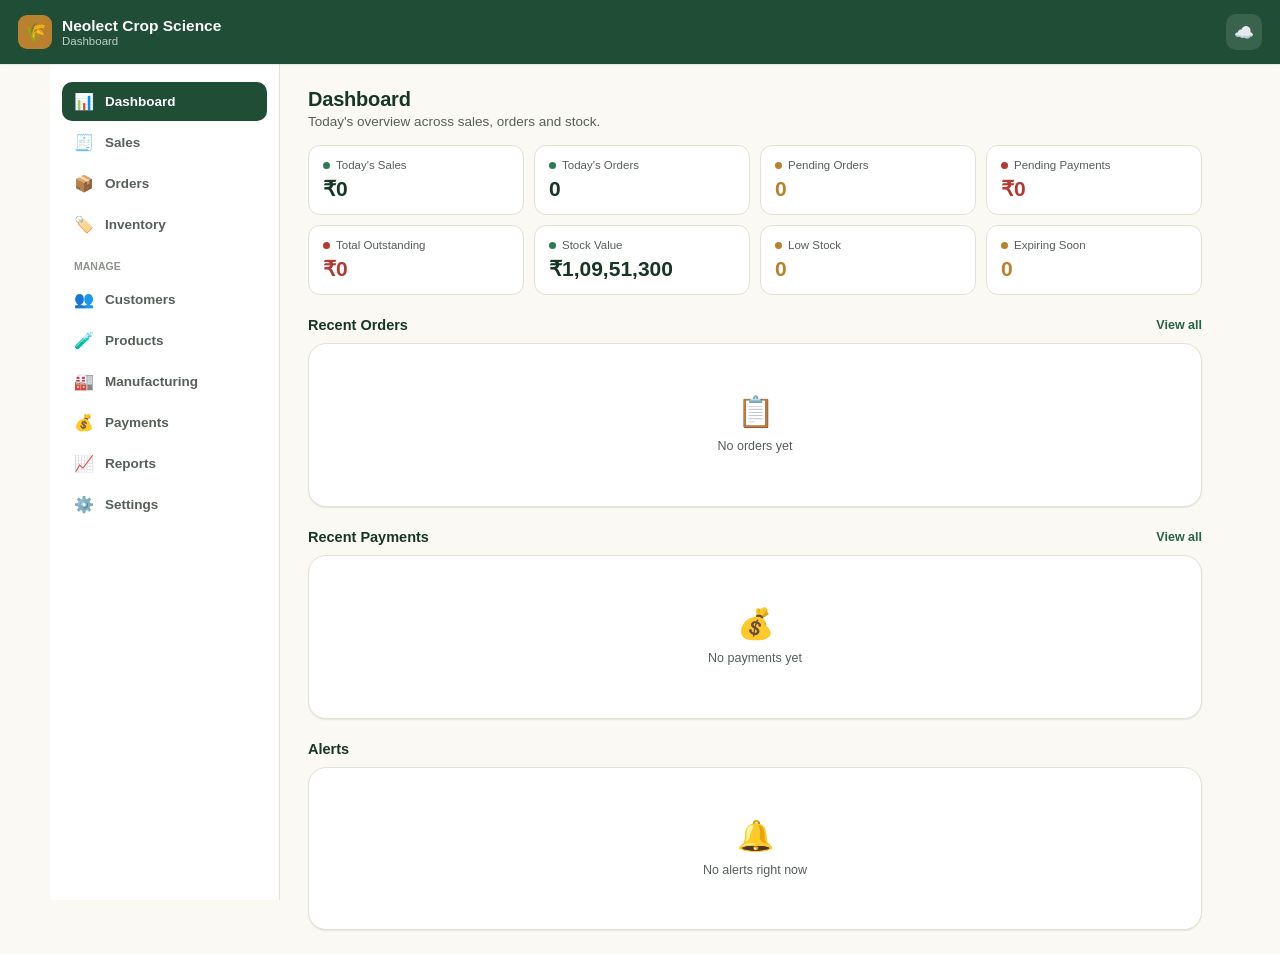
<file: index-1.html>
<!DOCTYPE html>
<html lang="en">
<head>
<meta charset="UTF-8">
<meta name="viewport" content="width=device-width, initial-scale=1, viewport-fit=cover">
<title>AgriSales Manager</title>
<link rel="icon" href="data:image/svg+xml,%3Csvg xmlns='http://www.w3.org/2000/svg' viewBox='0 0 100 100'%3E%3Ctext y='.9em' font-size='90'%3E%F0%9F%8C%BE%3C/text%3E%3C/svg%3E">
<style>
:root{
  --green-900:#173626; --green-700:#1F4D36; --green-600:#276245; --green-500:#2F7A56;
  --green-100:#E4EEE7; --amber-600:#B9812E; --amber-100:#F5E9D6; --paper:#FAF9F4;
  --card:#FFFFFF; --ink-900:#20241F; --ink-600:#565F58; --ink-400:#8C948B; --line:#E4E1D6;
  --red-600:#B23A32; --red-100:#F6E2DF; --blue-600:#2B6CB0; --blue-100:#E3EDF7;
  --radius-lg:18px; --radius-md:12px; --radius-sm:8px;
  --shadow-1: 0 1px 2px rgba(23,54,38,0.06), 0 1px 1px rgba(23,54,38,0.04);
  --safe-top: env(safe-area-inset-top, 0px); --safe-bottom: env(safe-area-inset-bottom, 0px);
}
*{box-sizing:border-box;}
html,body{height:100%;margin:0;background:var(--paper);color:var(--ink-900);
  font-family:-apple-system,BlinkMacSystemFont,"Segoe UI",Roboto,"Helvetica Neue",Arial,sans-serif;
  -webkit-tap-highlight-color:transparent;}
html{scroll-padding-top:var(--safe-top); scroll-behavior:smooth;}

@keyframes fadeSlideIn{ from{opacity:0; transform:translateY(8px);} to{opacity:1; transform:translateY(0);} }
@keyframes popIn{ from{opacity:0; transform:scale(.97);} to{opacity:1; transform:scale(1);} }
@keyframes sheetUp{ from{transform:translateY(100%);} to{transform:translateY(0);} }
@keyframes toastIn{ from{opacity:0; transform:translate(-50%,6px);} to{opacity:1; transform:translate(-50%,0);} }
@keyframes spinIn{ from{opacity:0; transform:rotate(-8deg) scale(.9);} to{opacity:1; transform:rotate(0) scale(1);} }
@media (prefers-reduced-motion: reduce){
  *, *::before, *::after{ animation-duration:0.001ms !important; transition-duration:0.001ms !important; }
}
h1,h2,h3,h4{margin:0;font-weight:700;letter-spacing:-0.01em;}
p{margin:0;}
button,input,select,textarea{font-family:inherit;font-size:14px;}
a{color:inherit;}
#app{min-height:100%;display:flex;flex-direction:column;padding-top:var(--safe-top);}

.topbar{position:sticky;top:var(--safe-top);z-index:20;background:var(--green-700);color:#fff;
  padding:14px 18px;display:flex;align-items:center;justify-content:space-between;box-shadow:var(--shadow-1);}
.topbar .brand{display:flex;align-items:center;gap:10px;}
.brand-mark{width:34px;height:34px;border-radius:9px;background:var(--amber-600);
  display:flex;align-items:center;justify-content:center;font-size:18px;}
.brand-text .name{font-size:15.5px;font-weight:700;color:#fff;line-height:1.1;}
.brand-text .sub{font-size:11.5px;color:rgba(255,255,255,0.72);margin-top:1px;}
.topbar-actions{display:flex;gap:10px;align-items:center;}
.icon-btn{background:rgba(255,255,255,0.12);border:none;color:#fff;width:36px;height:36px;
  border-radius:10px;display:flex;align-items:center;justify-content:center;font-size:16px;cursor:pointer;
  transition:background .15s ease, transform .12s ease;}
.icon-btn:hover{background:rgba(255,255,255,0.2);}
.icon-btn:active{background:rgba(255,255,255,0.28); transform:scale(0.92);}

.shell{flex:1;display:flex;width:100%;max-width:1180px;margin:0 auto;}
.sidebar{display:none;}
main.content{flex:1;min-width:0;padding:16px 16px calc(92px + var(--safe-bottom));}

.page-head{margin-bottom:16px;display:flex;align-items:flex-start;justify-content:space-between;gap:10px;}
.page-head h1{font-size:20px;color:var(--green-900);}
.page-head .desc{color:var(--ink-600);font-size:13.5px;margin-top:3px;}

.card{background:var(--card);border:1px solid var(--line);border-radius:var(--radius-lg);
  padding:16px;box-shadow:var(--shadow-1);}
.card + .card{margin-top:12px;}

.stat-grid{display:grid;grid-template-columns:repeat(2,1fr);gap:10px;}
.stat-card{background:var(--card);border:1px solid var(--line);border-radius:var(--radius-md);padding:13px 14px;}
.stat-card .stat-label{font-size:11.5px;color:var(--ink-600);display:flex;align-items:center;gap:6px;}
.stat-card .stat-value{font-size:21px;font-weight:700;color:var(--green-900);margin-top:6px;}
.stat-card.warn .stat-value{color:var(--amber-600);}
.stat-card.danger .stat-value{color:var(--red-600);}
.stat-dot{width:7px;height:7px;border-radius:50%;background:var(--green-500);}
.stat-card.warn .stat-dot{background:var(--amber-600);}
.stat-card.danger .stat-dot{background:var(--red-600);}

.section-title{font-size:14.5px;font-weight:700;color:var(--green-900);margin:22px 0 10px;
  display:flex;align-items:center;justify-content:space-between;}
.section-title .link{font-size:12.5px;font-weight:600;color:var(--green-600);cursor:pointer;}

.empty-state{text-align:center;padding:34px 16px;color:var(--ink-600);}
.empty-state .emoji{font-size:30px;margin-bottom:8px;display:block;}
.empty-state .title{font-weight:700;color:var(--ink-900);font-size:14.5px;margin-bottom:4px;}
.empty-state .hint{font-size:12.5px;line-height:1.5;}

.badge{display:inline-flex;align-items:center;padding:3px 9px;border-radius:99px;font-size:11px;
  font-weight:600;background:var(--green-100);color:var(--green-700);white-space:nowrap;}
.badge.amber{background:var(--amber-100);color:var(--amber-600);}
.badge.red{background:var(--red-100);color:var(--red-600);}
.badge.grey{background:#EEEDE6;color:var(--ink-600);}
.badge.blue{background:var(--blue-100);color:var(--blue-600);}

.menu-list{display:flex;flex-direction:column;gap:8px;}
.menu-item{display:flex;align-items:center;gap:12px;background:var(--card);border:1px solid var(--line);
  border-radius:var(--radius-md);padding:13px 14px;cursor:pointer;transition:background .15s ease, transform .12s ease;}
.menu-item:hover{background:var(--green-100);}
.menu-item:active{background:var(--green-100); transform:scale(0.98);}
.menu-item .menu-icon{width:38px;height:38px;border-radius:10px;background:var(--green-100);
  display:flex;align-items:center;justify-content:center;font-size:18px;flex-shrink:0;}
.menu-item .menu-text{flex:1;min-width:0;}
.menu-item .menu-text .t{font-size:14px;font-weight:600;color:var(--ink-900);}
.menu-item .menu-text .d{font-size:12px;color:var(--ink-600);margin-top:1px;}
.menu-item .chev{color:var(--ink-400);font-size:16px;}

.bottom-nav{position:fixed;left:0;right:0;bottom:0;z-index:30;background:var(--card);
  border-top:1px solid var(--line);display:flex;padding-bottom:var(--safe-bottom);
  box-shadow:0 -2px 10px rgba(23,54,38,0.06);}
.nav-btn{flex:1;border:none;background:none;padding:9px 2px 8px;display:flex;flex-direction:column;
  align-items:center;gap:3px;color:var(--ink-400);cursor:pointer;transition:color .15s ease;}
.nav-btn .nav-ic{font-size:19px;line-height:1;transition:transform .18s cubic-bezier(.34,1.56,.64,1);}
.nav-btn .nav-lb{font-size:10.5px;font-weight:600;}
.nav-btn.active{color:var(--green-700);}
.nav-btn.active .nav-ic{transform:translateY(-2px) scale(1.12);}
.nav-btn:active .nav-ic{transform:scale(0.85);}

.sheet-backdrop{display:none;position:fixed;inset:0;background:rgba(20,30,24,0.42);z-index:40;
  opacity:0;transition:opacity .22s ease;}
.sheet-backdrop.open{display:block;opacity:1;}
.sheet{position:fixed;left:0;right:0;bottom:0;z-index:41;background:var(--paper);
  border-radius:20px 20px 0 0;padding:16px 16px calc(20px + var(--safe-bottom));
  transform:translateY(100%);transition:transform .28s cubic-bezier(.32,.72,0,1);max-width:1180px;margin:0 auto;}
.sheet.open{transform:translateY(0);}
.sheet-handle{width:38px;height:4px;background:var(--line);border-radius:99px;margin:0 auto 14px;}
.sheet h3{font-size:15px;color:var(--green-900);margin-bottom:12px;}

@media (min-width:600px) and (max-width:899.98px){
  .stat-grid{grid-template-columns:repeat(3,1fr);}
  main.content{padding:16px 28px;}
  .field-row{grid-template-columns:1fr 1fr;}
}
@media (min-width:900px){
  .bottom-nav{display:none;}
  .sheet-backdrop,.sheet{display:none !important;}
  main.content{padding:24px 28px;}
  .sidebar{display:flex;flex-direction:column;width:230px;flex-shrink:0;background:var(--card);
    border-right:1px solid var(--line);padding:18px 12px;gap:2px;position:sticky;
    top:calc(64px + var(--safe-top));height:calc(100vh - 64px - var(--safe-top));overflow-y:auto;}
  .side-link{display:flex;align-items:center;gap:11px;padding:10px 12px;border-radius:10px;
    color:var(--ink-600);font-size:13.5px;font-weight:600;cursor:pointer;border:none;background:none;
    text-align:left;width:100%;transition:background .15s ease, color .15s ease, transform .12s ease;}
  .side-link .ic{font-size:16px;width:20px;text-align:center;}
  .side-link:hover{background:var(--green-100);color:var(--green-700);transform:translateX(2px);}
  .side-link.active{background:var(--green-700);color:#fff;}
  .side-link.active:hover{transform:none;}
  .side-section{font-size:10.5px;color:var(--ink-400);font-weight:700;margin:14px 12px 6px;}
  .stat-grid{grid-template-columns:repeat(4,1fr);}
  .list-item:hover{box-shadow:0 3px 12px rgba(23,54,38,0.1); border-color:#cfe0d4;}
  .list-item:active{transform:none;}
  .stat-card:hover{box-shadow:0 3px 12px rgba(23,54,38,0.08);}
  .stat-card:active{transform:none;}
}

.page{display:none;}
.page.active{display:block; animation:fadeSlideIn .28s ease;}
.card{animation:fadeSlideIn .25s ease;}
.list-item{animation:fadeSlideIn .22s ease; transition:transform .12s ease, box-shadow .12s ease, background .12s ease;}
.list-item:active{transform:scale(0.985);}
.stat-card{transition:transform .15s ease, box-shadow .15s ease;}
.stat-card:active{transform:scale(0.96);}

.toast{position:fixed;left:50%;bottom:calc(96px + var(--safe-bottom));transform:translateX(-50%) translateY(6px);
  background:var(--green-900);color:#fff;padding:10px 16px;border-radius:99px;font-size:12.5px;
  font-weight:600;z-index:90;opacity:0;pointer-events:none;transition:opacity .25s ease, transform .25s ease;
  box-shadow:0 6px 18px rgba(0,0,0,0.18);}
.toast.show{opacity:1;transform:translateX(-50%) translateY(0);}
@media (min-width:900px){.toast{bottom:24px;}}

/* Forms */
.field{margin-bottom:12px;}
.field label{display:block;font-size:12.5px;font-weight:600;color:var(--ink-600);margin-bottom:5px;}
.field input, .field select, .field textarea{
  width:100%;padding:10px 12px;border:1px solid var(--line);border-radius:var(--radius-sm);
  background:#fff;color:var(--ink-900);outline:none;}
.field input:focus, .field select:focus, .field textarea:focus{border-color:var(--green-500);}
.field-row{display:grid;grid-template-columns:1fr 1fr;gap:10px;}
.field textarea{resize:vertical;min-height:60px;}
.checkbox-row{display:flex;align-items:center;gap:8px;font-size:13px;color:var(--ink-900);}
.checkbox-row input{width:auto;}

.btn{display:inline-flex;align-items:center;justify-content:center;gap:6px;padding:11px 16px;
  border-radius:var(--radius-sm);font-size:13.5px;font-weight:700;border:none;cursor:pointer;
  transition:transform .12s ease, background .15s ease, box-shadow .15s ease, opacity .15s ease;}
.btn:active{transform:scale(0.97);}
.btn-primary{background:var(--green-700);color:#fff;}
.btn-primary:hover{background:var(--green-600);}
.btn-primary:active{background:var(--green-900);}
.btn-secondary{background:var(--green-100);color:var(--green-700);}
.btn-secondary:hover{background:#d7e6dc;}
.btn-outline{background:#fff;border:1px solid var(--line);color:var(--ink-900);}
.btn-outline:hover{border-color:var(--green-500);color:var(--green-700);}
.btn-danger{background:var(--red-100);color:var(--red-600);}
.btn-danger:hover{background:#f0d0cc;}
.btn-block{width:100%;}
.btn-sm{padding:7px 11px;font-size:12.5px;border-radius:8px;}
.btn-row{display:flex;gap:8px;margin-top:16px;}
.fab{position:fixed;right:18px;bottom:calc(88px + var(--safe-bottom));z-index:35;
  width:54px;height:54px;border-radius:16px;background:var(--green-700);color:#fff;border:none;
  font-size:24px;box-shadow:0 4px 14px rgba(23,54,38,0.35);cursor:pointer;display:flex;
  align-items:center;justify-content:center;transition:transform .15s cubic-bezier(.34,1.56,.64,1), box-shadow .15s ease, background .15s ease;
  animation:popIn .3s ease;}
.fab:hover{background:var(--green-600); box-shadow:0 6px 18px rgba(23,54,38,0.42); transform:translateY(-2px);}
.fab:active{transform:scale(0.9);}
@media (min-width:900px){.fab{bottom:24px;right:28px;}}

/* Search bar */
.searchbar{position:relative;margin-bottom:12px;}
.searchbar input{width:100%;padding:11px 14px 11px 38px;border:1px solid var(--line);
  border-radius:var(--radius-md);background:#fff;outline:none;}
.searchbar input:focus{border-color:var(--green-500);}
.searchbar .si{position:absolute;left:12px;top:50%;transform:translateY(-50%);color:var(--ink-400);}
.filter-chips{display:flex;gap:7px;overflow-x:auto;margin-bottom:12px;padding-bottom:2px;}
.chip{flex-shrink:0;padding:7px 13px;border-radius:99px;border:1px solid var(--line);
  background:#fff;font-size:12.5px;font-weight:600;color:var(--ink-600);cursor:pointer;white-space:nowrap;
  transition:background .15s ease, color .15s ease, border-color .15s ease, transform .12s ease;}
.chip:active{transform:scale(0.95);}
.chip.active{background:var(--green-700);color:#fff;border-color:var(--green-700);}

/* List rows */
.list-item{display:flex;gap:12px;align-items:flex-start;background:var(--card);border:1px solid var(--line);
  border-radius:var(--radius-md);padding:13px 14px;cursor:pointer;}
.list-item + .list-item{margin-top:8px;}
.list-item:active{background:var(--green-100);}
.list-item .li-main{flex:1;min-width:0;}
.list-item .li-title{font-size:14px;font-weight:700;color:var(--ink-900);}
.list-item .li-sub{font-size:12px;color:var(--ink-600);margin-top:2px;}
.list-item .li-meta{font-size:11.5px;color:var(--ink-400);margin-top:4px;}
.list-item .li-right{text-align:right;flex-shrink:0;}
.list-item .li-amount{font-size:14.5px;font-weight:700;color:var(--green-900);}

/* Modal */
.modal-backdrop{display:none;position:fixed;inset:0;background:rgba(20,30,24,0.5);z-index:50;
  overflow-y:auto; opacity:0; transition:opacity .2s ease;}
.modal-backdrop.open{display:block; opacity:1;}
.modal{background:var(--paper);max-width:640px;margin:0 auto;min-height:100%;
  padding:16px 16px calc(30px + var(--safe-bottom)); animation:sheetUp .26s cubic-bezier(.32,.72,0,1);}
@media (min-width:640px){
  .modal-backdrop{display:flex;align-items:flex-start;justify-content:center;padding:30px 16px;}
  .modal{min-height:0;border-radius:18px;box-shadow:0 10px 40px rgba(0,0,0,0.25);margin:0;
    animation:popIn .22s ease;}
}
.modal-head{display:flex;align-items:center;justify-content:space-between;margin-bottom:16px;
  position:sticky;top:0;background:var(--paper);padding-top:4px;z-index:2;}
.modal-head h2{font-size:17px;color:var(--green-900);}
.modal-close{width:32px;height:32px;border-radius:9px;background:#fff;border:1px solid var(--line);
  cursor:pointer;font-size:15px;color:var(--ink-600);}

/* Table */
.tbl-wrap{overflow-x:auto;}
table.tbl{width:100%;border-collapse:collapse;font-size:12.5px;}
table.tbl th{text-align:left;color:var(--ink-600);font-weight:700;padding:8px 10px;
  border-bottom:2px solid var(--line);white-space:nowrap;}
table.tbl td{padding:9px 10px;border-bottom:1px solid var(--line);white-space:nowrap;}
table.tbl tr:last-child td{border-bottom:none;}

/* Autocomplete */
.ac-wrap{position:relative;}
.ac-results{position:absolute;left:0;right:0;top:calc(100% + 4px);background:#fff;
  border:1px solid var(--line);border-radius:var(--radius-md);box-shadow:0 8px 24px rgba(0,0,0,0.12);
  max-height:260px;overflow-y:auto;z-index:15;display:none;}
.ac-results.open{display:block;}
.ac-item{padding:10px 13px;cursor:pointer;border-bottom:1px solid var(--line);}
.ac-item:last-child{border-bottom:none;}
.ac-item:active{background:var(--green-100);}
.ac-item .ac-name{font-size:13.5px;font-weight:700;color:var(--ink-900);}
.ac-item .ac-meta{font-size:11.5px;color:var(--ink-600);margin-top:2px;}
.ac-empty{padding:14px;text-align:center;color:var(--ink-400);font-size:12.5px;}

/* Order/invoice item rows */
.item-row{display:flex;gap:8px;align-items:center;padding:10px;border:1px solid var(--line);
  border-radius:var(--radius-sm);margin-bottom:8px;background:#fff;}
.item-row .ir-info{flex:1;min-width:0;}
.item-row .ir-name{font-size:13px;font-weight:700;color:var(--ink-900);}
.item-row .ir-meta{font-size:11px;color:var(--ink-600);margin-top:2px;}
.item-row input.ir-qty{width:56px;padding:7px;text-align:center;border:1px solid var(--line);
  border-radius:7px;}
.item-row .ir-amt{width:74px;text-align:right;font-weight:700;font-size:13px;color:var(--green-900);}
.item-row .ir-del{background:none;border:none;color:var(--red-600);font-size:16px;cursor:pointer;padding:4px;}

.totals-box{background:var(--green-100);border-radius:var(--radius-md);padding:12px 14px;margin-top:10px;}
.totals-box .tr{display:flex;justify-content:space-between;font-size:13px;color:var(--ink-700);padding:3px 0;}
.totals-box .tr.grand{font-size:16px;font-weight:800;color:var(--green-900);border-top:1px solid rgba(23,54,38,0.15);
  margin-top:6px;padding-top:8px;}

.tabs{display:flex;gap:4px;background:var(--green-100);border-radius:11px;padding:4px;margin-bottom:14px;}
.tab-btn{flex:1;border:none;background:none;padding:9px 6px;border-radius:8px;font-size:12.5px;
  font-weight:700;color:var(--green-700);cursor:pointer;}
.tab-btn.active{background:#fff;box-shadow:var(--shadow-1);}

.detail-row{display:flex;justify-content:space-between;padding:8px 0;border-bottom:1px solid var(--line);
  font-size:13px;}
.detail-row:last-child{border-bottom:none;}
.detail-row .dl{color:var(--ink-600);}
.detail-row .dv{font-weight:600;color:var(--ink-900);text-align:right;}
</style>
</head>
<body>
<div id="app">

  <div class="topbar">
    <div class="brand">
      <div class="brand-mark">🌾</div>
      <div class="brand-text">
        <div class="name" id="companyNameTop">AgriSales Manager</div>
        <div class="sub" id="topbarSub">Dashboard</div>
      </div>
    </div>
    <div class="topbar-actions">
      <button class="icon-btn" id="backupBtn" title="Backup">☁️</button>
    </div>
  </div>

  <div class="shell">
    <div class="sidebar">
      <button class="side-link" data-page="dashboard"><span class="ic">📊</span>Dashboard</button>
      <button class="side-link" data-page="sales"><span class="ic">🧾</span>Sales</button>
      <button class="side-link" data-page="orders"><span class="ic">📦</span>Orders</button>
      <button class="side-link" data-page="inventory"><span class="ic">🏷️</span>Inventory</button>
      <div class="side-section">MANAGE</div>
      <button class="side-link" data-page="customers"><span class="ic">👥</span>Customers</button>
      <button class="side-link" data-page="products"><span class="ic">🧪</span>Products</button>
      <button class="side-link" data-page="manufacturing"><span class="ic">🏭</span>Manufacturing</button>
      <button class="side-link" data-page="payments"><span class="ic">💰</span>Payments</button>
      <button class="side-link" data-page="reports"><span class="ic">📈</span>Reports</button>
      <button class="side-link" data-page="settings"><span class="ic">⚙️</span>Settings</button>
    </div>

    <main class="content">

      <!-- DASHBOARD -->
      <section class="page active" id="page-dashboard">
        <div class="page-head"><div><h1>Dashboard</h1><div class="desc">Today's overview across sales, orders and stock.</div></div></div>
        <div class="stat-grid" id="dashStats"></div>
        <div class="section-title">Recent Orders<span class="link" data-page="orders">View all</span></div>
        <div class="card"><div id="dashRecentOrders"></div></div>
        <div class="section-title">Recent Payments<span class="link" data-page="payments">View all</span></div>
        <div class="card"><div id="dashRecentPayments"></div></div>
        <div class="section-title">Alerts</div>
        <div class="card"><div id="dashAlerts"></div></div>
      </section>

      <!-- SALES / INVOICES -->
      <section class="page" id="page-sales">
        <div class="page-head"><div><h1>Sales</h1><div class="desc">GST invoices and billing.</div></div></div>
        <div class="searchbar"><span class="si">🔍</span><input id="invSearch" placeholder="Search invoice # or customer"></div>
        <div class="filter-chips" id="invFilterChips">
          <div class="chip active" data-f="all">All</div>
          <div class="chip" data-f="unpaid">Unpaid</div>
          <div class="chip" data-f="partial">Partial</div>
          <div class="chip" data-f="paid">Paid</div>
        </div>
        <div id="invoiceList"></div>
      </section>

      <!-- ORDERS -->
      <section class="page" id="page-orders">
        <div class="page-head"><div><h1>Orders</h1><div class="desc">Sales orders and pending orders.</div></div></div>
        <div class="searchbar"><span class="si">🔍</span><input id="orderSearch" placeholder="Search order # or customer"></div>
        <div class="filter-chips" id="orderFilterChips">
          <div class="chip active" data-f="all">All</div>
          <div class="chip" data-f="Pending">Pending</div>
          <div class="chip" data-f="Confirmed">Confirmed</div>
          <div class="chip" data-f="Dispatched">Dispatched</div>
          <div class="chip" data-f="Delivered">Delivered</div>
          <div class="chip" data-f="Cancelled">Cancelled</div>
        </div>
        <div id="orderList"></div>
      </section>

      <!-- INVENTORY -->
      <section class="page" id="page-inventory">
        <div class="page-head"><div><h1>Inventory</h1><div class="desc">Stock, batch numbers and expiry.</div></div></div>
        <div class="tabs">
          <button class="tab-btn active" data-tab="stock">Stock</button>
          <button class="tab-btn" data-tab="batches">Batches</button>
        </div>
        <div id="invTabStock">
          <div class="searchbar"><span class="si">🔍</span><input id="stockSearch" placeholder="Search product"></div>
          <div id="stockList"></div>
        </div>
        <div id="invTabBatches" style="display:none;">
          <div id="batchList"></div>
        </div>
      </section>

      <!-- CUSTOMERS -->
      <section class="page" id="page-customers">
        <div class="page-head"><div><h1>Customers</h1><div class="desc">Dealers, balances and history.</div></div></div>
        <div class="searchbar"><span class="si">🔍</span><input id="custSearch" placeholder="Search name, mobile, city"></div>
        <div id="customerList"></div>
      </section>

      <!-- PRODUCTS -->
      <section class="page" id="page-products">
        <div class="page-head"><div><h1>Products</h1><div class="desc">Master price list.</div></div></div>
        <div class="searchbar"><span class="si">🔍</span><input id="prodSearch" placeholder="Search name, code, category"></div>
        <div class="filter-chips">
          <div class="chip active" data-pf="all">All</div>
          <div class="chip" data-pf="active">Active</div>
          <div class="chip" data-pf="inactive">Inactive</div>
        </div>
        <div class="btn-row" style="margin-top:0;margin-bottom:12px;">
          <button class="btn btn-outline btn-sm" id="importCsvBtn">⬆ Import CSV</button>
          <button class="btn btn-outline btn-sm" id="exportCsvBtn">⬇ Export CSV</button>
          <input type="file" id="csvFileInput" accept=".csv" style="display:none;">
        </div>
        <div id="productList"></div>
      </section>

      <!-- MANUFACTURING -->
      <section class="page" id="page-manufacturing">
        <div class="page-head"><div><h1>Manufacturing</h1><div class="desc">Production batches added to stock.</div></div></div>
        <div id="mfgList"></div>
      </section>

      <!-- PAYMENTS -->
      <section class="page" id="page-payments">
        <div class="page-head"><div><h1>Payments</h1><div class="desc">Payments received from customers.</div></div></div>
        <div id="paymentList"></div>
      </section>

      <!-- REPORTS -->
      <section class="page" id="page-reports">
        <div class="page-head"><div><h1>Reports</h1><div class="desc">Business insights.</div></div></div>
        <div class="section-title">Sales Trend (last 14 days)</div>
        <div class="card"><canvas id="chartSales" height="160"></canvas></div>
        <div class="section-title">Top Products</div>
        <div class="card"><div id="topProducts"></div></div>
        <div class="section-title">Outstanding by Customer</div>
        <div class="card"><div id="outstandingList"></div></div>
      </section>

      <!-- SETTINGS -->
      <section class="page" id="page-settings">
        <div class="page-head"><div><h1>Settings</h1><div class="desc">Company details, invoice setup and backup.</div></div></div>
        <div class="card">
          <h3 style="font-size:14px;margin-bottom:12px;">Company Profile</h3>
          <div class="field"><label>Company Name</label><input id="setCompanyName"></div>
          <div class="field"><label>Address</label><textarea id="setAddress"></textarea></div>
          <div class="field-row">
            <div class="field"><label>Phone</label><input id="setPhone"></div>
            <div class="field"><label>Email</label><input id="setEmail"></div>
          </div>
          <div class="field-row">
            <div class="field"><label>GSTIN</label><input id="setGstin"></div>
            <div class="field"><label>Invoice Prefix</label><input id="setInvPrefix" placeholder="INV-"></div>
          </div>
          <div class="field"><label>Bank Details (shown on invoice)</label><textarea id="setBank"></textarea></div>
          <div class="field"><label>Invoice Terms / Notes</label><textarea id="setTerms"></textarea></div>
          <button class="btn btn-primary btn-block" id="saveSettingsBtn">Save Settings</button>
        </div>
        <div class="card">
          <h3 style="font-size:14px;margin-bottom:10px;">Data Backup</h3>
          <div class="desc" style="margin-bottom:12px;">Export all your data as a backup file, or restore from a previous backup.</div>
          <div class="btn-row" style="margin-top:0;">
            <button class="btn btn-secondary" id="exportBackupBtn">⬇ Export Backup</button>
            <button class="btn btn-outline" id="importBackupBtn">⬆ Restore Backup</button>
            <input type="file" id="backupFileInput" accept=".json" style="display:none;">
          </div>
        </div>
        <div class="card">
          <h3 style="font-size:14px;margin-bottom:10px;color:var(--red-600);">Danger Zone</h3>
          <button class="btn btn-danger btn-block" id="resetAllBtn">Erase All Data</button>
        </div>
      </section>

    </main>
  </div>

  <nav class="bottom-nav">
    <button class="nav-btn active" data-page="dashboard"><span class="nav-ic">📊</span><span class="nav-lb">Dashboard</span></button>
    <button class="nav-btn" data-page="sales"><span class="nav-ic">🧾</span><span class="nav-lb">Sales</span></button>
    <button class="nav-btn" data-page="orders"><span class="nav-ic">📦</span><span class="nav-lb">Orders</span></button>
    <button class="nav-btn" data-page="inventory"><span class="nav-ic">🏷️</span><span class="nav-lb">Inventory</span></button>
    <button class="nav-btn" id="moreBtn"><span class="nav-ic">⋯</span><span class="nav-lb">More</span></button>
  </nav>

  <div class="sheet-backdrop" id="sheetBackdrop"></div>
  <div class="sheet" id="moreSheet">
    <div class="sheet-handle"></div>
    <h3>More</h3>
    <div class="menu-list">
      <div class="menu-item" data-page="customers"><div class="menu-icon">👥</div><div class="menu-text"><div class="t">Customers</div><div class="d">Dealers, balances, statements</div></div><div class="chev">›</div></div>
      <div class="menu-item" data-page="products"><div class="menu-icon">🧪</div><div class="menu-text"><div class="t">Products</div><div class="d">Master price list</div></div><div class="chev">›</div></div>
      <div class="menu-item" data-page="manufacturing"><div class="menu-icon">🏭</div><div class="menu-text"><div class="t">Manufacturing</div><div class="d">Production batches</div></div><div class="chev">›</div></div>
      <div class="menu-item" data-page="payments"><div class="menu-icon">💰</div><div class="menu-text"><div class="t">Payments</div><div class="d">Receipts and ledgers</div></div><div class="chev">›</div></div>
      <div class="menu-item" data-page="reports"><div class="menu-icon">📈</div><div class="menu-text"><div class="t">Reports</div><div class="d">Sales and stock insights</div></div><div class="chev">›</div></div>
      <div class="menu-item" data-page="settings"><div class="menu-icon">⚙️</div><div class="menu-text"><div class="t">Settings</div><div class="d">Company & invoice setup</div></div><div class="chev">›</div></div>
    </div>
  </div>

  <button class="fab" id="fabBtn">+</button>
  <div class="toast" id="toast"></div>
  <div class="modal-backdrop" id="modalBackdrop"><div class="modal" id="modalBody"></div></div>
</div>

<script>
/* =========================================================
   DATA LAYER (localStorage)
========================================================= */
var DB_KEY = "agrisales_db_v1";
var DEFAULT_DB = {
  products: [], customers: [], orders: [], invoices: [], payments: [],
  batches: [], mfgBatches: [],
  settings: { companyName:"My Agro Company", address:"", phone:"", email:"", gstin:"", invPrefix:"INV-", orderPrefix:"SO-", bank:"", terms:"Goods once sold will not be taken back.\nSubject to local jurisdiction." },
  counters: { order:0, invoice:0 }
};
function loadDB(){
  try{
    var raw = localStorage.getItem(DB_KEY);
    if(!raw) return JSON.parse(JSON.stringify(DEFAULT_DB));
    var parsed = JSON.parse(raw);
    for(var k in DEFAULT_DB){ if(!(k in parsed)) parsed[k] = DEFAULT_DB[k]; }
    return parsed;
  }catch(e){ return JSON.parse(JSON.stringify(DEFAULT_DB)); }
}
var DB = loadDB();
function saveDB(){
  try{ localStorage.setItem(DB_KEY, JSON.stringify(DB)); }catch(e){ showToast("Storage full or unavailable"); }
}
function uid(){ return Date.now().toString(36) + Math.random().toString(36).slice(2,8); }
function fmtMoney(n){ n = Number(n)||0; return "₹" + n.toLocaleString("en-IN", {maximumFractionDigits:2, minimumFractionDigits: (n%1!==0)?2:0}); }
function fmtDate(d){ if(!d) return "-"; var dt = new Date(d); if(isNaN(dt)) return d; return dt.toLocaleDateString("en-IN",{day:"2-digit",month:"short",year:"numeric"}); }
function todayISO(){ return new Date().toISOString().slice(0,10); }
function daysBetween(d1,d2){ return Math.round((new Date(d2) - new Date(d1)) / 86400000); }

/* =========================================================
   NAVIGATION
========================================================= */
var PAGE_TITLES = { dashboard:"Dashboard", sales:"Sales", orders:"Orders", inventory:"Inventory",
  customers:"Customers", products:"Products", manufacturing:"Manufacturing", payments:"Payments",
  reports:"Reports", settings:"Settings" };
var BOTTOM_NAV_PAGES = ["dashboard","sales","orders","inventory"];
var currentPage = "dashboard";

var PAGE_RENDERERS = {
  dashboard: renderDashboard, sales: renderInvoices, orders: renderOrders,
  inventory: renderInventory, customers: renderCustomers, products: renderProducts,
  manufacturing: renderManufacturing, payments: renderPayments, reports: renderReports,
  settings: renderSettingsForm
};
var PAGE_FABS = {
  sales: function(){ openInvoiceForm(); },
  orders: function(){ openOrderForm(); },
  customers: function(){ openCustomerForm(); },
  products: function(){ openProductForm(); },
  manufacturing: function(){ openMfgForm(); },
  payments: function(){ openPaymentForm(); }
};

function showPage(pageId){
  currentPage = pageId;
  document.querySelectorAll(".page").forEach(function(p){ p.classList.remove("active"); });
  var target = document.getElementById("page-" + pageId);
  if(target) target.classList.add("active");
  document.getElementById("topbarSub").textContent = PAGE_TITLES[pageId] || "";
  document.querySelectorAll(".nav-btn[data-page]").forEach(function(btn){
    btn.classList.toggle("active", btn.getAttribute("data-page") === pageId);
  });
  var moreBtn = document.getElementById("moreBtn");
  moreBtn.classList.toggle("active", BOTTOM_NAV_PAGES.indexOf(pageId) === -1);
  document.querySelectorAll(".side-link[data-page]").forEach(function(btn){
    btn.classList.toggle("active", btn.getAttribute("data-page") === pageId);
  });
  var fab = document.getElementById("fabBtn");
  fab.style.display = PAGE_FABS[pageId] ? "flex" : "none";
  closeSheet();
  if(PAGE_RENDERERS[pageId]) PAGE_RENDERERS[pageId]();
  window.scrollTo(0,0);
  try{ localStorage.setItem("agrisales_last_page", pageId); }catch(e){}
}
function openSheet(){ document.getElementById("sheetBackdrop").classList.add("open"); document.getElementById("moreSheet").classList.add("open"); }
function closeSheet(){ document.getElementById("sheetBackdrop").classList.remove("open"); document.getElementById("moreSheet").classList.remove("open"); }

document.querySelectorAll(".nav-btn[data-page]").forEach(function(btn){ btn.addEventListener("click", function(){ showPage(btn.getAttribute("data-page")); }); });
document.querySelectorAll(".side-link[data-page]").forEach(function(btn){ btn.addEventListener("click", function(){ showPage(btn.getAttribute("data-page")); }); });
document.querySelectorAll(".menu-item[data-page]").forEach(function(btn){ btn.addEventListener("click", function(){ showPage(btn.getAttribute("data-page")); }); });
document.querySelectorAll(".section-title .link[data-page]").forEach(function(btn){ btn.addEventListener("click", function(){ showPage(btn.getAttribute("data-page")); }); });
document.getElementById("moreBtn").addEventListener("click", openSheet);
document.getElementById("sheetBackdrop").addEventListener("click", closeSheet);
document.getElementById("fabBtn").addEventListener("click", function(){ if(PAGE_FABS[currentPage]) PAGE_FABS[currentPage](); });

function showToast(msg){
  var t = document.getElementById("toast");
  t.textContent = msg; t.classList.add("show");
  setTimeout(function(){ t.classList.remove("show"); }, 2200);
}
window.showToast = showToast;

/* =========================================================
   MODAL HELPERS
========================================================= */
function openModal(html){
  document.getElementById("modalBody").innerHTML = html;
  document.getElementById("modalBackdrop").classList.add("open");
}
function closeModal(){ document.getElementById("modalBackdrop").classList.remove("open"); document.getElementById("modalBody").innerHTML=""; }
document.getElementById("modalBackdrop").addEventListener("click", function(e){ if(e.target === this) closeModal(); });
function modalHeader(title){ return '<div class="modal-head"><h2>'+title+'</h2><button class="modal-close" onclick="closeModal()">✕</button></div>'; }

/* =========================================================
   PRODUCTS
========================================================= */
function genProductCode(){
  var n = DB.products.length + 1;
  var code;
  do{ code = "PR" + String(n).padStart(4,"0"); n++; }while(DB.products.some(function(p){return p.code===code;}));
  return code;
}
function openProductForm(id){
  var p = id ? DB.products.find(function(x){return x.id===id;}) : {
    id:null, name:"", code:genProductCode(), category:"", activeIngredient:"", formulation:"",
    packing:"", unit:"Ltr", mrp:"", sellingPrice:"", dealerPrice:"", wholesalePrice:"",
    gst:18, hsn:"", minStock:10, description:"", active:true, stock:0, priceHistory:[]
  };
  var html = modalHeader(id ? "Edit Product" : "Add Product") + '<form id="productForm">' +
    '<div class="field"><label>Product Name *</label><input id="pf_name" required value="'+esc(p.name)+'"></div>' +
    '<div class="field-row">' +
      '<div class="field"><label>Product Code</label><input id="pf_code" value="'+esc(p.code)+'"></div>' +
      '<div class="field"><label>Category</label><input id="pf_category" value="'+esc(p.category)+'" placeholder="Insecticide"></div>' +
    '</div>' +
    '<div class="field-row">' +
      '<div class="field"><label>Active Ingredient</label><input id="pf_ai" value="'+esc(p.activeIngredient)+'"></div>' +
      '<div class="field"><label>Formulation</label><input id="pf_form" value="'+esc(p.formulation)+'" placeholder="SL / EC / WP"></div>' +
    '</div>' +
    '<div class="field-row">' +
      '<div class="field"><label>Packing Size</label><input id="pf_packing" value="'+esc(p.packing)+'" placeholder="1 L / 500 g"></div>' +
      '<div class="field"><label>Unit</label><select id="pf_unit">'+["Ltr","ml","Kg","g","Pcs","Box"].map(function(u){return '<option '+(p.unit===u?"selected":"")+'>'+u+'</option>';}).join("")+'</select></div>' +
    '</div>' +
    '<div class="field-row">' +
      '<div class="field"><label>MRP (₹)</label><input id="pf_mrp" type="number" step="0.01" value="'+p.mrp+'"></div>' +
      '<div class="field"><label>Selling Price (₹) *</label><input id="pf_sp" type="number" step="0.01" required value="'+p.sellingPrice+'"></div>' +
    '</div>' +
    '<div class="field-row">' +
      '<div class="field"><label>Dealer Price (₹)</label><input id="pf_dp" type="number" step="0.01" value="'+p.dealerPrice+'"></div>' +
      '<div class="field"><label>Wholesale Price (₹)</label><input id="pf_wp" type="number" step="0.01" value="'+p.wholesalePrice+'"></div>' +
    '</div>' +
    '<div class="field-row">' +
      '<div class="field"><label>GST %</label><select id="pf_gst">'+[0,5,12,18,28].map(function(g){return '<option '+(p.gst==g?"selected":"")+' value="'+g+'">'+g+'%</option>';}).join("")+'</select></div>' +
      '<div class="field"><label>HSN Code</label><input id="pf_hsn" value="'+esc(p.hsn)+'"></div>' +
    '</div>' +
    '<div class="field"><label>Minimum Stock (alert level)</label><input id="pf_minstock" type="number" value="'+p.minStock+'"></div>' +
    '<div class="field"><label>Description</label><textarea id="pf_desc">'+esc(p.description)+'</textarea></div>' +
    '<div class="checkbox-row"><input type="checkbox" id="pf_active" '+(p.active?"checked":"")+'> <label for="pf_active" style="margin:0;">Active product</label></div>' +
    '<div class="btn-row">' +
      (id ? '<button type="button" class="btn btn-danger" onclick="deleteProduct(\''+id+'\')">Delete</button>' : '') +
      '<button type="submit" class="btn btn-primary" style="flex:1;">Save Product</button>' +
    '</div>' +
  '</form>';
  openModal(html);
  document.getElementById("productForm").addEventListener("submit", function(e){
    e.preventDefault();
    var newPrice = parseFloat(document.getElementById("pf_sp").value)||0;
    var data = {
      name: document.getElementById("pf_name").value.trim(),
      code: document.getElementById("pf_code").value.trim() || genProductCode(),
      category: document.getElementById("pf_category").value.trim(),
      activeIngredient: document.getElementById("pf_ai").value.trim(),
      formulation: document.getElementById("pf_form").value.trim(),
      packing: document.getElementById("pf_packing").value.trim(),
      unit: document.getElementById("pf_unit").value,
      mrp: parseFloat(document.getElementById("pf_mrp").value)||0,
      sellingPrice: newPrice,
      dealerPrice: parseFloat(document.getElementById("pf_dp").value)||0,
      wholesalePrice: parseFloat(document.getElementById("pf_wp").value)||0,
      gst: parseFloat(document.getElementById("pf_gst").value)||0,
      hsn: document.getElementById("pf_hsn").value.trim(),
      minStock: parseFloat(document.getElementById("pf_minstock").value)||0,
      description: document.getElementById("pf_desc").value.trim(),
      active: document.getElementById("pf_active").checked
    };
    if(!data.name){ showToast("Product name is required"); return; }
    if(id){
      var existing = DB.products.find(function(x){return x.id===id;});
      if(existing.sellingPrice !== newPrice){
        existing.priceHistory = existing.priceHistory || [];
        existing.priceHistory.push({date: todayISO(), oldPrice: existing.sellingPrice, newPrice: newPrice});
      }
      Object.assign(existing, data);
    } else {
      data.id = uid(); data.stock = 0; data.priceHistory = [];
      DB.products.push(data);
    }
    saveDB(); closeModal(); renderProducts(); showToast("Product saved");
  });
}
function deleteProduct(id){
  if(!confirm("Delete this product? This cannot be undone.")) return;
  DB.products = DB.products.filter(function(p){return p.id!==id;});
  saveDB(); closeModal(); renderProducts(); showToast("Product deleted");
}
function esc(s){ return (s===undefined||s===null) ? "" : String(s).replace(/[&<>"']/g, function(c){ return {"&":"&amp;","<":"&lt;",">":"&gt;",'"':"&quot;","'":"&#39;"}[c]; }); }

var prodFilter = "all";
function renderProducts(){
  var q = (document.getElementById("prodSearch").value||"").toLowerCase();
  var list = DB.products.filter(function(p){
    if(prodFilter==="active" && !p.active) return false;
    if(prodFilter==="inactive" && p.active) return false;
    if(!q) return true;
    return (p.name+" "+p.code+" "+p.category).toLowerCase().indexOf(q) > -1;
  }).sort(function(a,b){ return a.name.localeCompare(b.name); });
  var el = document.getElementById("productList");
  if(list.length===0){
    el.innerHTML = '<div class="card"><div class="empty-state"><span class="emoji">🧪</span><div class="title">No products found</div><div class="hint">Tap + to add your first product, or import a CSV price list.</div></div></div>';
    return;
  }
  el.innerHTML = list.map(function(p){
    return '<div class="list-item" onclick="openProductForm(\''+p.id+'\')">' +
      '<div class="li-main">' +
        '<div class="li-title">'+esc(p.name)+'</div>' +
        '<div class="li-sub">'+esc(p.code)+' · '+esc(p.packing||"-")+' · GST '+p.gst+'%</div>' +
        '<div class="li-meta">Stock: '+ (p.stock||0) +' '+esc(p.unit)+ (p.stock<=p.minStock ? ' · <span style="color:var(--red-600);font-weight:700;">Low stock</span>' : '') +'</div>' +
      '</div>' +
      '<div class="li-right"><div class="li-amount">'+fmtMoney(p.sellingPrice)+'</div>' + (p.active? '<span class="badge">Active</span>' : '<span class="badge grey">Inactive</span>') + '</div>' +
    '</div>';
  }).join("");
}
document.getElementById("prodSearch").addEventListener("input", renderProducts);
document.querySelectorAll('[data-pf]').forEach(function(c){
  c.addEventListener("click", function(){
    document.querySelectorAll('[data-pf]').forEach(function(x){x.classList.remove("active");});
    c.classList.add("active"); prodFilter = c.getAttribute("data-pf"); renderProducts();
  });
});

/* CSV import/export */
document.getElementById("importCsvBtn").addEventListener("click", function(){ document.getElementById("csvFileInput").click(); });
document.getElementById("csvFileInput").addEventListener("change", function(e){
  var file = e.target.files[0]; if(!file) return;
  var reader = new FileReader();
  reader.onload = function(ev){ parseCsvPreview(ev.target.result); };
  reader.readAsText(file);
  e.target.value = "";
});
function parseCsvLine(line){
  var out=[], cur="", inQ=false;
  for(var i=0;i<line.length;i++){
    var c = line[i];
    if(c === '"'){ inQ = !inQ; }
    else if(c === "," && !inQ){ out.push(cur); cur=""; }
    else { cur += c; }
  }
  out.push(cur);
  return out.map(function(s){return s.trim();});
}
function parseCsvPreview(text){
  var lines = text.split(/\r?\n/).filter(function(l){return l.trim().length;});
  if(lines.length < 2){ showToast("CSV appears empty"); return; }
  var headers = parseCsvLine(lines[0]);
  var rows = lines.slice(1).map(parseCsvLine);
  var fields = ["Product Name","Product Code","Category","Packing","Unit","MRP","Selling Price","Dealer Price","Wholesale Price","GST","HSN"];
  var guess = {};
  fields.forEach(function(f){
    var idx = headers.findIndex(function(h){ return h.toLowerCase().replace(/[^a-z]/g,"") === f.toLowerCase().replace(/[^a-z]/g,""); });
    guess[f] = idx;
  });
  var mapHtml = fields.map(function(f){
    return '<div class="field"><label>'+f+'</label><select data-map="'+f+'">' +
      '<option value="-1">-- Not mapped --</option>' +
      headers.map(function(h,i){ return '<option value="'+i+'" '+(guess[f]===i?"selected":"")+'>'+esc(h)+'</option>'; }).join("") +
    '</select></div>';
  }).join("");
  var previewRows = rows.slice(0,5).map(function(r){ return '<tr>'+headers.map(function(h,i){return '<td>'+esc(r[i]||"")+'</td>';}).join("")+'</tr>'; }).join("");
  var html = modalHeader("Import Price List") +
    '<div class="desc" style="margin-bottom:10px;">Match your CSV columns to product fields, then import.</div>' +
    '<div class="section-title" style="margin-top:0;">Preview (first 5 rows)</div>' +
    '<div class="tbl-wrap card" style="padding:8px;"><table class="tbl"><thead><tr>'+headers.map(function(h){return '<th>'+esc(h)+'</th>';}).join("")+'</tr></thead><tbody>'+previewRows+'</tbody></table></div>' +
    '<div class="section-title">Column Mapping</div>' + mapHtml +
    '<div class="checkbox-row" style="margin:10px 0;"><input type="checkbox" id="csv_overwrite"> <label for="csv_overwrite" style="margin:0;">Overwrite existing products with matching code</label></div>' +
    '<div class="btn-row"><button class="btn btn-primary btn-block" id="doImportBtn">Import '+rows.length+' Rows</button></div>';
  openModal(html);
  document.getElementById("doImportBtn").addEventListener("click", function(){
    var map = {};
    fields.forEach(function(f){ map[f] = parseInt(document.querySelector('[data-map="'+f+'"]').value); });
    var overwrite = document.getElementById("csv_overwrite").checked;
    var added=0, updated=0, skipped=0;
    rows.forEach(function(r){
      var name = map["Product Name"]>-1 ? r[map["Product Name"]] : "";
      if(!name){ skipped++; return; }
      var code = map["Product Code"]>-1 ? r[map["Product Code"]] : "";
      var existing = code ? DB.products.find(function(p){return p.code===code;}) : null;
      var data = {
        name: name,
        code: code || genProductCode(),
        category: map["Category"]>-1 ? r[map["Category"]] : "",
        packing: map["Packing"]>-1 ? r[map["Packing"]] : "",
        unit: map["Unit"]>-1 ? (r[map["Unit"]]||"Pcs") : "Pcs",
        mrp: map["MRP"]>-1 ? parseFloat(r[map["MRP"]])||0 : 0,
        sellingPrice: map["Selling Price"]>-1 ? parseFloat(r[map["Selling Price"]])||0 : 0,
        dealerPrice: map["Dealer Price"]>-1 ? parseFloat(r[map["Dealer Price"]])||0 : 0,
        wholesalePrice: map["Wholesale Price"]>-1 ? parseFloat(r[map["Wholesale Price"]])||0 : 0,
        gst: map["GST"]>-1 ? parseFloat(r[map["GST"]])||0 : 0,
        hsn: map["HSN"]>-1 ? r[map["HSN"]] : ""
      };
      if(existing){
        if(overwrite){
          if(existing.sellingPrice !== data.sellingPrice){
            existing.priceHistory = existing.priceHistory || [];
            existing.priceHistory.push({date: todayISO(), oldPrice: existing.sellingPrice, newPrice: data.sellingPrice});
          }
          Object.assign(existing, data); updated++;
        } else { skipped++; }
      } else {
        data.id = uid(); data.active = true; data.minStock = 10; data.stock = 0; data.priceHistory = []; data.activeIngredient=""; data.formulation=""; data.description="";
        DB.products.push(data); added++;
      }
    });
    saveDB(); closeModal(); renderProducts();
    showToast(added+" added, "+updated+" updated, "+skipped+" skipped");
  });
}
document.getElementById("exportCsvBtn").addEventListener("click", function(){
  var headers = ["Product Name","Product Code","Category","Packing","Unit","MRP","Selling Price","Dealer Price","Wholesale Price","GST","HSN"];
  var rows = DB.products.map(function(p){
    return [p.name,p.code,p.category,p.packing,p.unit,p.mrp,p.sellingPrice,p.dealerPrice,p.wholesalePrice,p.gst,p.hsn]
      .map(function(v){ v = String(v===undefined||v===null?"":v); return v.indexOf(",")>-1 ? '"'+v+'"' : v; }).join(",");
  });
  var csv = headers.join(",") + "\n" + rows.join("\n");
  downloadFile("price-list-"+todayISO()+".csv", csv, "text/csv");
});
function downloadFile(filename, content, mime){
  var blob = new Blob([content], {type: mime});
  var url = URL.createObjectURL(blob);
  var a = document.createElement("a");
  a.href = url; a.download = filename; document.body.appendChild(a); a.click();
  document.body.removeChild(a); URL.revokeObjectURL(url);
}

/* =========================================================
   PRODUCT AUTOCOMPLETE (used in orders + invoices)
========================================================= */
function buildProductAutocomplete(inputId, resultsId, onSelect){
  var input = document.getElementById(inputId);
  var results = document.getElementById(resultsId);
  input.addEventListener("input", function(){
    var q = input.value.toLowerCase().trim();
    if(!q){ results.classList.remove("open"); results.innerHTML=""; return; }
    var matches = DB.products.filter(function(p){
      return p.active && (p.name.toLowerCase().indexOf(q)>-1 || (p.code||"").toLowerCase().indexOf(q)>-1);
    }).slice(0,8);
    if(matches.length===0){ results.innerHTML = '<div class="ac-empty">No matching products</div>'; results.classList.add("open"); return; }
    results.innerHTML = matches.map(function(p){
      return '<div class="ac-item" data-id="'+p.id+'"><div class="ac-name">'+esc(p.name)+'</div>' +
        '<div class="ac-meta">Code: '+esc(p.code)+' · '+esc(p.packing||"-")+' · '+fmtMoney(p.sellingPrice)+' · GST '+p.gst+'%</div></div>';
    }).join("");
    results.classList.add("open");
    results.querySelectorAll(".ac-item").forEach(function(it){
      it.addEventListener("click", function(){
        var prod = DB.products.find(function(p){return p.id===it.getAttribute("data-id");});
        input.value = "";
        results.classList.remove("open"); results.innerHTML="";
        onSelect(prod);
      });
    });
  });
  document.addEventListener("click", function(e){
    if(!results.contains(e.target) && e.target !== input){ results.classList.remove("open"); }
  });
}

/* =========================================================
   CUSTOMERS
========================================================= */
function openCustomerForm(id){
  var c = id ? DB.customers.find(function(x){return x.id===id;}) : {
    id:null, name:"", businessName:"", mobile:"", whatsapp:"", address:"", city:"", state:"",
    pincode:"", gstNumber:"", pan:"", creditLimit:0, openingBalance:0, paymentTerms:"Cash", type:"Dealer", notes:""
  };
  var html = modalHeader(id?"Edit Customer":"Add Customer") + '<form id="custForm">' +
    '<div class="field"><label>Customer Name *</label><input id="cf_name" required value="'+esc(c.name)+'"></div>' +
    '<div class="field"><label>Business Name</label><input id="cf_biz" value="'+esc(c.businessName)+'"></div>' +
    '<div class="field-row">' +
      '<div class="field"><label>Mobile *</label><input id="cf_mobile" required value="'+esc(c.mobile)+'"></div>' +
      '<div class="field"><label>WhatsApp</label><input id="cf_whatsapp" value="'+esc(c.whatsapp)+'"></div>' +
    '</div>' +
    '<div class="field"><label>Address</label><textarea id="cf_address">'+esc(c.address)+'</textarea></div>' +
    '<div class="field-row">' +
      '<div class="field"><label>City</label><input id="cf_city" value="'+esc(c.city)+'"></div>' +
      '<div class="field"><label>State</label><input id="cf_state" value="'+esc(c.state)+'"></div>' +
    '</div>' +
    '<div class="field-row">' +
      '<div class="field"><label>Pincode</label><input id="cf_pin" value="'+esc(c.pincode)+'"></div>' +
      '<div class="field"><label>Customer Type</label><select id="cf_type">'+["Dealer","Retailer","Wholesaler","Farmer"].map(function(t){return '<option '+(c.type===t?"selected":"")+'>'+t+'</option>';}).join("")+'</select></div>' +
    '</div>' +
    '<div class="field-row">' +
      '<div class="field"><label>GST Number</label><input id="cf_gst" value="'+esc(c.gstNumber)+'"></div>' +
      '<div class="field"><label>PAN</label><input id="cf_pan" value="'+esc(c.pan)+'"></div>' +
    '</div>' +
    '<div class="field-row">' +
      '<div class="field"><label>Credit Limit (₹)</label><input id="cf_credit" type="number" value="'+c.creditLimit+'"></div>' +
      '<div class="field"><label>Opening Balance (₹)</label><input id="cf_opening" type="number" value="'+c.openingBalance+'" '+(id?"disabled":"")+'></div>' +
    '</div>' +
    '<div class="field"><label>Payment Terms</label><input id="cf_terms" value="'+esc(c.paymentTerms)+'"></div>' +
    '<div class="field"><label>Notes</label><textarea id="cf_notes">'+esc(c.notes)+'</textarea></div>' +
    '<div class="btn-row">' +
      (id ? '<button type="button" class="btn btn-danger" onclick="deleteCustomer(\''+id+'\')">Delete</button>' : '') +
      '<button type="submit" class="btn btn-primary" style="flex:1;">Save Customer</button>' +
    '</div>' +
  '</form>';
  openModal(html);
  document.getElementById("custForm").addEventListener("submit", function(e){
    e.preventDefault();
    var data = {
      name: document.getElementById("cf_name").value.trim(),
      businessName: document.getElementById("cf_biz").value.trim(),
      mobile: document.getElementById("cf_mobile").value.trim(),
      whatsapp: document.getElementById("cf_whatsapp").value.trim(),
      address: document.getElementById("cf_address").value.trim(),
      city: document.getElementById("cf_city").value.trim(),
      state: document.getElementById("cf_state").value.trim(),
      pincode: document.getElementById("cf_pin").value.trim(),
      type: document.getElementById("cf_type").value,
      gstNumber: document.getElementById("cf_gst").value.trim(),
      pan: document.getElementById("cf_pan").value.trim(),
      creditLimit: parseFloat(document.getElementById("cf_credit").value)||0,
      paymentTerms: document.getElementById("cf_terms").value.trim(),
      notes: document.getElementById("cf_notes").value.trim()
    };
    if(!data.name || !data.mobile){ showToast("Name and mobile are required"); return; }
    if(id){ Object.assign(DB.customers.find(function(x){return x.id===id;}), data); }
    else {
      data.id = uid();
      data.openingBalance = parseFloat(document.getElementById("cf_opening").value)||0;
      DB.customers.push(data);
    }
    saveDB(); closeModal(); renderCustomers(); showToast("Customer saved");
  });
}
function deleteCustomer(id){
  if(!confirm("Delete this customer?")) return;
  DB.customers = DB.customers.filter(function(c){return c.id!==id;});
  saveDB(); closeModal(); renderCustomers(); showToast("Customer deleted");
}
function customerBalance(custId){
  var c = DB.customers.find(function(x){return x.id===custId;});
  if(!c) return 0;
  var invTotal = DB.invoices.filter(function(i){return i.customerId===custId;}).reduce(function(s,i){return s+i.total;},0);
  var paid = DB.payments.filter(function(p){return p.customerId===custId;}).reduce(function(s,p){return s+p.amount;},0);
  return (c.openingBalance||0) + invTotal - paid;
}
function renderCustomers(){
  var q = (document.getElementById("custSearch").value||"").toLowerCase();
  var list = DB.customers.filter(function(c){
    if(!q) return true;
    return (c.name+" "+c.mobile+" "+c.city+" "+c.businessName).toLowerCase().indexOf(q)>-1;
  }).sort(function(a,b){return a.name.localeCompare(b.name);});
  var el = document.getElementById("customerList");
  if(list.length===0){
    el.innerHTML = '<div class="card"><div class="empty-state"><span class="emoji">👥</span><div class="title">No customers yet</div><div class="hint">Tap + to add your first dealer or customer.</div></div></div>';
    return;
  }
  el.innerHTML = list.map(function(c){
    var bal = customerBalance(c.id);
    return '<div class="list-item" onclick="openCustomerDetail(\''+c.id+'\')">' +
      '<div class="li-main"><div class="li-title">'+esc(c.name)+'</div>' +
      '<div class="li-sub">'+esc(c.businessName||c.type)+' · '+esc(c.mobile)+'</div>' +
      '<div class="li-meta">'+esc(c.city||"")+'</div></div>' +
      '<div class="li-right"><div class="li-amount" style="color:'+(bal>0?"var(--red-600)":"var(--green-700)")+';">'+fmtMoney(bal)+'</div>' +
      '<span class="badge '+(bal>0?"red":"")+'">'+(bal>0?"Outstanding":"Clear")+'</span></div>' +
    '</div>';
  }).join("");
}
document.getElementById("custSearch").addEventListener("input", renderCustomers);

function openCustomerDetail(id){
  var c = DB.customers.find(function(x){return x.id===id;});
  var invoices = DB.invoices.filter(function(i){return i.customerId===id;}).sort(function(a,b){return new Date(b.date)-new Date(a.date);});
  var payments = DB.payments.filter(function(p){return p.customerId===id;}).sort(function(a,b){return new Date(b.date)-new Date(a.date);});
  var orders = DB.orders.filter(function(o){return o.customerId===id;});
  var bal = customerBalance(id);
  var totalPurchase = invoices.reduce(function(s,i){return s+i.total;},0);
  var totalPaid = payments.reduce(function(s,p){return s+p.amount;},0);
  var html = modalHeader(esc(c.name)) +
    '<div class="card">' +
      '<div class="detail-row"><span class="dl">Business</span><span class="dv">'+esc(c.businessName||"-")+'</span></div>' +
      '<div class="detail-row"><span class="dl">Mobile</span><span class="dv">'+esc(c.mobile)+'</span></div>' +
      '<div class="detail-row"><span class="dl">Address</span><span class="dv">'+esc(c.city)+', '+esc(c.state)+'</span></div>' +
      '<div class="detail-row"><span class="dl">GSTIN</span><span class="dv">'+esc(c.gstNumber||"-")+'</span></div>' +
      '<div class="detail-row"><span class="dl">Credit Limit</span><span class="dv">'+fmtMoney(c.creditLimit)+'</span></div>' +
    '</div>' +
    '<div class="stat-grid" style="margin-top:12px;">' +
      '<div class="stat-card"><div class="stat-label">Total Purchases</div><div class="stat-value">'+fmtMoney(totalPurchase)+'</div></div>' +
      '<div class="stat-card"><div class="stat-label">Total Paid</div><div class="stat-value">'+fmtMoney(totalPaid)+'</div></div>' +
      '<div class="stat-card '+(bal>0?"danger":"")+'"><div class="stat-label">Outstanding</div><div class="stat-value">'+fmtMoney(bal)+'</div></div>' +
      '<div class="stat-card warn"><div class="stat-label">Pending Orders</div><div class="stat-value">'+orders.filter(function(o){return o.status==="Pending"||o.status==="Confirmed";}).length+'</div></div>' +
    '</div>' +
    '<div class="btn-row">' +
      '<button class="btn btn-secondary" onclick="closeModal();openOrderForm(null,\''+id+'\')">New Order</button>' +
      '<button class="btn btn-secondary" onclick="closeModal();openInvoiceForm(null,\''+id+'\')">New Bill</button>' +
      '<button class="btn btn-secondary" onclick="closeModal();openPaymentForm(\''+id+'\')">Record Payment</button>' +
    '</div>' +
    '<div class="btn-row"><button class="btn btn-outline btn-block" onclick="shareCustomerStatement(\''+id+'\')">📤 Share Statement</button></div>' +
    '<div class="section-title">Invoice History</div>' +
    (invoices.length ? invoices.map(function(i){
      return '<div class="list-item" onclick="closeModal();openInvoiceDetail(\''+i.id+'\')"><div class="li-main"><div class="li-title">'+esc(i.invoiceNo)+'</div><div class="li-sub">'+fmtDate(i.date)+'</div></div><div class="li-right"><div class="li-amount">'+fmtMoney(i.total)+'</div>'+invoiceStatusBadge(i)+'</div></div>';
    }).join("") : '<div class="card"><div class="empty-state"><span class="emoji">🧾</span><div class="hint">No invoices yet</div></div></div>') +
    '<div class="section-title">Payment History</div>' +
    (payments.length ? payments.map(function(p){
      return '<div class="list-item"><div class="li-main"><div class="li-title">'+fmtMoney(p.amount)+'</div><div class="li-sub">'+esc(p.mode)+' · '+fmtDate(p.date)+'</div></div></div>';
    }).join("") : '<div class="card"><div class="empty-state"><span class="emoji">💰</span><div class="hint">No payments recorded</div></div></div>') +
    '<div style="height:8px;"></div>' +
    '<button class="btn btn-outline btn-block" onclick="openCustomerForm(\''+id+'\')">Edit Customer</button>';
  openModal(html);
}
function shareCustomerStatement(id){
  var c = DB.customers.find(function(x){return x.id===id;});
  var invoices = DB.invoices.filter(function(i){return i.customerId===id;});
  var payments = DB.payments.filter(function(p){return p.customerId===id;});
  var bal = customerBalance(id);
  var text = "Statement for "+c.name+"\n"+
    "Total Invoices: "+invoices.length+" ("+fmtMoney(invoices.reduce(function(s,i){return s+i.total;},0))+")\n"+
    "Total Paid: "+fmtMoney(payments.reduce(function(s,p){return s+p.amount;},0))+"\n"+
    "Outstanding Balance: "+fmtMoney(bal);
  if(navigator.share){
    navigator.share({title:"Statement - "+c.name, text: text}).catch(function(){});
  } else {
    navigator.clipboard && navigator.clipboard.writeText(text);
    showToast("Statement copied to clipboard");
  }
}

/* =========================================================
   ORDERS
========================================================= */
var orderFormItems = [];
function nextOrderNo(){ DB.counters.order++; saveDB(); return DB.settings.orderPrefix + String(DB.counters.order).padStart(4,"0"); }
function openOrderForm(id, presetCustomerId){
  var o = id ? DB.orders.find(function(x){return x.id===id;}) : null;
  orderFormItems = o ? JSON.parse(JSON.stringify(o.items)) : [];
  var custOptions = DB.customers.map(function(c){ return '<option value="'+c.id+'" '+((o&&o.customerId===c.id)||(!o&&presetCustomerId===c.id)?"selected":"")+'>'+esc(c.name)+'</option>'; }).join("");
  var html = modalHeader(id?"Edit Order":"New Order") + '<form id="orderForm">' +
    '<div class="field"><label>Customer *</label><select id="of_customer" required><option value="">Select customer</option>'+custOptions+'</select></div>' +
    '<div class="field"><label>Order Date</label><input type="date" id="of_date" value="'+(o?o.date:todayISO())+'"></div>' +
    '<div class="field"><label>Add Product</label><div class="ac-wrap"><input id="of_prodsearch" placeholder="Type product name or code..."><div class="ac-results" id="of_prodresults"></div></div></div>' +
    '<div id="of_items"></div>' +
    '<div class="totals-box" id="of_totals"></div>' +
    '<div class="field" style="margin-top:12px;"><label>Discount (₹)</label><input id="of_discount" type="number" value="'+(o?o.discount:0)+'"></div>' +
    '<div class="field"><label>Status</label><select id="of_status">'+["Draft","Pending","Confirmed","Processing","Ready to Dispatch","Dispatched","Delivered","Cancelled"].map(function(s){return '<option '+(o&&o.status===s?"selected":"")+'>'+s+'</option>';}).join("")+'</select></div>' +
    '<div class="field"><label>Notes</label><textarea id="of_notes">'+esc(o?o.notes:"")+'</textarea></div>' +
    '<div class="btn-row">' +
      (id ? '<button type="button" class="btn btn-danger" onclick="deleteOrder(\''+id+'\')">Delete</button>' : '') +
      '<button type="submit" class="btn btn-primary" style="flex:1;">Save Order</button>' +
    '</div>' +
  '</form>';
  openModal(html);
  document.getElementById("of_discount").addEventListener("input", renderOrderFormItems);
  buildProductAutocomplete("of_prodsearch","of_prodresults", function(prod){
    var existing = orderFormItems.find(function(it){return it.productId===prod.id;});
    if(existing){ existing.qty += 1; }
    else {
      orderFormItems.push({ productId: prod.id, name: prod.name, code: prod.code, packing: prod.packing,
        unit: prod.unit, qty: 1, rate: prod.sellingPrice, gst: prod.gst });
    }
    renderOrderFormItems();
  });
  renderOrderFormItems();
  document.getElementById("orderForm").addEventListener("submit", function(e){
    e.preventDefault();
    if(orderFormItems.length===0){ showToast("Add at least one product"); return; }
    var custId = document.getElementById("of_customer").value;
    if(!custId){ showToast("Select a customer"); return; }
    var totals = computeTotals(orderFormItems, parseFloat(document.getElementById("of_discount").value)||0);
    var data = {
      customerId: custId, date: document.getElementById("of_date").value || todayISO(),
      items: orderFormItems, discount: parseFloat(document.getElementById("of_discount").value)||0,
      subtotal: totals.subtotal, gstTotal: totals.gstTotal, total: totals.total,
      status: document.getElementById("of_status").value,
      deliveryStatus: document.getElementById("of_status").value,
      paymentStatus: "Unpaid",
      notes: document.getElementById("of_notes").value.trim()
    };
    if(id){ Object.assign(o, data); }
    else { data.id = uid(); data.orderNo = nextOrderNo(); DB.orders.push(data); }
    saveDB(); closeModal(); renderOrders(); if(currentPage==="dashboard") renderDashboard();
    showToast("Order saved");
  });
}
function computeTotals(items, discount){
  var subtotal=0, gstTotal=0;
  items.forEach(function(it){
    var lineBase = it.qty * it.rate;
    subtotal += lineBase;
    gstTotal += lineBase * (it.gst/100);
  });
  var total = subtotal + gstTotal - (discount||0);
  return {subtotal: subtotal, gstTotal: gstTotal, total: total};
}
function renderOrderFormItems(){
  var el = document.getElementById("of_items");
  el.innerHTML = orderFormItems.map(function(it, idx){
    return '<div class="item-row">' +
      '<div class="ir-info"><div class="ir-name">'+esc(it.name)+'</div><div class="ir-meta">'+esc(it.code)+' · '+esc(it.packing||"")+' · '+fmtMoney(it.rate)+'</div></div>' +
      '<input class="ir-qty" type="number" min="0.01" step="0.01" value="'+it.qty+'" onchange="updateOrderItemQty('+idx+',this.value)">' +
      '<div class="ir-amt">'+fmtMoney(it.qty*it.rate*(1+it.gst/100))+'</div>' +
      '<button type="button" class="ir-del" onclick="removeOrderItem('+idx+')">✕</button>' +
    '</div>';
  }).join("") || '<div class="hint" style="color:var(--ink-400);font-size:12.5px;padding:8px 0;">No products added yet.</div>';
  var discount = parseFloat(document.getElementById("of_discount") ? document.getElementById("of_discount").value : 0)||0;
  var totals = computeTotals(orderFormItems, discount);
  document.getElementById("of_totals").innerHTML =
    '<div class="tr"><span>Subtotal</span><span>'+fmtMoney(totals.subtotal)+'</span></div>' +
    '<div class="tr"><span>GST</span><span>'+fmtMoney(totals.gstTotal)+'</span></div>' +
    '<div class="tr"><span>Discount</span><span>-'+fmtMoney(discount)+'</span></div>' +
    '<div class="tr grand"><span>Total</span><span>'+fmtMoney(totals.total)+'</span></div>';
}
function updateOrderItemQty(idx, val){ orderFormItems[idx].qty = parseFloat(val)||0; renderOrderFormItems(); }
function removeOrderItem(idx){ orderFormItems.splice(idx,1); renderOrderFormItems(); }
function deleteOrder(id){
  if(!confirm("Delete this order?")) return;
  DB.orders = DB.orders.filter(function(o){return o.id!==id;});
  saveDB(); closeModal(); renderOrders(); showToast("Order deleted");
}
function orderStatusBadge(o){
  var cls = "grey";
  if(o.status==="Delivered") cls="";
  else if(o.status==="Cancelled") cls="red";
  else if(o.status==="Dispatched"||o.status==="Ready to Dispatch") cls="blue";
  else if(o.status==="Pending"||o.status==="Draft") cls="amber";
  return '<span class="badge '+cls+'">'+o.status+'</span>';
}
var orderFilterVal = "all";
function renderOrders(){
  var q = (document.getElementById("orderSearch").value||"").toLowerCase();
  var custName = function(id){ var c=DB.customers.find(function(x){return x.id===id;}); return c?c.name:"Unknown"; };
  var list = DB.orders.filter(function(o){
    if(orderFilterVal!=="all" && o.status!==orderFilterVal) return false;
    if(!q) return true;
    return (o.orderNo+" "+custName(o.customerId)).toLowerCase().indexOf(q)>-1;
  }).sort(function(a,b){return new Date(b.date)-new Date(a.date);});
  var el = document.getElementById("orderList");
  if(list.length===0){
    el.innerHTML = '<div class="card"><div class="empty-state"><span class="emoji">📦</span><div class="title">No orders found</div><div class="hint">Tap + to create a sales order.</div></div></div>';
    return;
  }
  el.innerHTML = list.map(function(o){
    var days = o.status==="Pending"||o.status==="Confirmed" ? daysBetween(o.date, todayISO()) : null;
    return '<div class="list-item" onclick="openOrderDetail(\''+o.id+'\')">' +
      '<div class="li-main"><div class="li-title">'+esc(o.orderNo)+'</div>' +
      '<div class="li-sub">'+esc(custName(o.customerId))+' · '+fmtDate(o.date)+'</div>' +
      (days!==null ? '<div class="li-meta">'+days+' day'+(days===1?"":"s")+' pending</div>' : '') +
      '</div><div class="li-right"><div class="li-amount">'+fmtMoney(o.total)+'</div>'+orderStatusBadge(o)+'</div></div>';
  }).join("");
}
document.getElementById("orderSearch").addEventListener("input", renderOrders);
document.querySelectorAll('#orderFilterChips .chip').forEach(function(c){
  c.addEventListener("click", function(){
    document.querySelectorAll('#orderFilterChips .chip').forEach(function(x){x.classList.remove("active");});
    c.classList.add("active"); orderFilterVal = c.getAttribute("data-f"); renderOrders();
  });
});
function openOrderDetail(id){
  var o = DB.orders.find(function(x){return x.id===id;});
  var c = DB.customers.find(function(x){return x.id===o.customerId;});
  var itemsHtml = o.items.map(function(it){
    return '<div class="detail-row"><span class="dl">'+esc(it.name)+' × '+it.qty+'</span><span class="dv">'+fmtMoney(it.qty*it.rate*(1+it.gst/100))+'</span></div>';
  }).join("");
  var html = modalHeader(o.orderNo) +
    '<div class="card">' +
      '<div class="detail-row"><span class="dl">Customer</span><span class="dv">'+esc(c?c.name:"-")+'</span></div>' +
      '<div class="detail-row"><span class="dl">Date</span><span class="dv">'+fmtDate(o.date)+'</span></div>' +
      '<div class="detail-row"><span class="dl">Status</span><span class="dv">'+orderStatusBadge(o)+'</span></div>' +
    '</div>' +
    '<div class="section-title">Items</div><div class="card">'+itemsHtml+'</div>' +
    '<div class="totals-box"><div class="tr"><span>Subtotal</span><span>'+fmtMoney(o.subtotal)+'</span></div><div class="tr"><span>GST</span><span>'+fmtMoney(o.gstTotal)+'</span></div><div class="tr"><span>Discount</span><span>-'+fmtMoney(o.discount)+'</span></div><div class="tr grand"><span>Total</span><span>'+fmtMoney(o.total)+'</span></div></div>' +
    (o.notes ? '<div class="section-title">Notes</div><div class="card">'+esc(o.notes)+'</div>' : '') +
    '<div class="btn-row">' +
      '<button class="btn btn-outline" onclick="openOrderForm(\''+o.id+'\')">Edit</button>' +
      (o.status!=="Cancelled" && o.status!=="Delivered" ? '<button class="btn btn-secondary" style="flex:1;" onclick="convertOrderToInvoice(\''+o.id+'\')">Convert to Invoice</button>' : '') +
    '</div>';
  openModal(html);
}
function convertOrderToInvoice(orderId){
  var o = DB.orders.find(function(x){return x.id===orderId;});
  closeModal();
  openInvoiceForm(null, o.customerId, JSON.parse(JSON.stringify(o.items)), o.discount, orderId);
}

/* =========================================================
   INVOICES / BILLING
========================================================= */
var invoiceFormItems = [];
function nextInvoiceNo(){ DB.counters.invoice++; saveDB(); return DB.settings.invPrefix + String(DB.counters.invoice).padStart(4,"0"); }
function openInvoiceForm(id, presetCustomerId, presetItems, presetDiscount, fromOrderId){
  var inv = id ? DB.invoices.find(function(x){return x.id===id;}) : null;
  invoiceFormItems = inv ? JSON.parse(JSON.stringify(inv.items)) : (presetItems || []);
  var custOptions = DB.customers.map(function(c){ return '<option value="'+c.id+'" '+((inv&&inv.customerId===c.id)||(!inv&&presetCustomerId===c.id)?"selected":"")+'>'+esc(c.name)+'</option>'; }).join("");
  var html = modalHeader(id?"Edit Invoice":"New GST Invoice") + '<form id="invForm">' +
    '<div class="field"><label>Customer *</label><select id="if_customer" required><option value="">Select customer</option>'+custOptions+'</select></div>' +
    '<div class="field"><label>Invoice Date</label><input type="date" id="if_date" value="'+(inv?inv.date:todayISO())+'"></div>' +
    '<div class="field"><label>Add Product</label><div class="ac-wrap"><input id="if_prodsearch" placeholder="Type product name or code..."><div class="ac-results" id="if_prodresults"></div></div></div>' +
    '<div id="if_items"></div>' +
    '<div class="field" style="margin-top:12px;"><label>Discount (₹)</label><input id="if_discount" type="number" value="'+(inv?inv.discount:(presetDiscount||0))+'"></div>' +
    '<div class="totals-box" id="if_totals"></div>' +
    '<div class="field" style="margin-top:12px;"><label>Amount Paid Now (₹)</label><input id="if_paid" type="number" value="'+(inv?inv.paidAmount:0)+'"></div>' +
    '<input type="hidden" id="if_orderid" value="'+(fromOrderId||(inv?inv.orderId||"":""))+'">' +
    '<div class="btn-row">' +
      (id ? '<button type="button" class="btn btn-danger" onclick="deleteInvoice(\''+id+'\')">Delete</button>' : '') +
      '<button type="submit" class="btn btn-primary" style="flex:1;">Save Invoice</button>' +
    '</div>' +
  '</form>';
  openModal(html);
  document.getElementById("if_discount").addEventListener("input", renderInvoiceFormItems);
  buildProductAutocomplete("if_prodsearch","if_prodresults", function(prod){
    var existing = invoiceFormItems.find(function(it){return it.productId===prod.id;});
    if(existing){ existing.qty += 1; }
    else {
      invoiceFormItems.push({ productId: prod.id, name: prod.name, code: prod.code, packing: prod.packing,
        unit: prod.unit, qty: 1, rate: prod.sellingPrice, gst: prod.gst, hsn: prod.hsn });
    }
    renderInvoiceFormItems();
  });
  renderInvoiceFormItems();
  document.getElementById("invForm").addEventListener("submit", function(e){
    e.preventDefault();
    if(invoiceFormItems.length===0){ showToast("Add at least one product"); return; }
    var custId = document.getElementById("if_customer").value;
    if(!custId){ showToast("Select a customer"); return; }
    var discount = parseFloat(document.getElementById("if_discount").value)||0;
    var totals = computeTotals(invoiceFormItems, discount);
    var paidAmount = parseFloat(document.getElementById("if_paid").value)||0;
    var data = {
      customerId: custId, date: document.getElementById("if_date").value || todayISO(),
      items: invoiceFormItems, discount: discount,
      subtotal: totals.subtotal, gstTotal: totals.gstTotal, total: totals.total,
      paidAmount: (inv?inv.paidAmount:0), orderId: document.getElementById("if_orderid").value || null
    };
    var isNew = !id;
    if(id){
      // adjust stock difference
      restoreStockForInvoice(inv);
      Object.assign(inv, data);
      deductStockForInvoice(inv);
    } else {
      data.id = uid(); data.invoiceNo = nextInvoiceNo();
      DB.invoices.push(data);
      deductStockForInvoice(data);
      if(data.orderId){
        var ord = DB.orders.find(function(o){return o.id===data.orderId;});
        if(ord){ ord.status = "Delivered"; ord.deliveryStatus="Delivered"; }
      }
    }
    var target = id ? inv : data;
    if(paidAmount > 0){
      DB.payments.push({ id: uid(), customerId: custId, amount: paidAmount, mode:"Cash", date: todayISO(), notes:"Paid at billing for "+target.invoiceNo, invoiceId: target.id });
    }
    saveDB(); closeModal(); renderInvoices(); renderOrders(); if(currentPage==="dashboard") renderDashboard();
    showToast("Invoice saved");
  });
}
function deductStockForInvoice(inv){
  inv.items.forEach(function(it){
    var p = DB.products.find(function(x){return x.id===it.productId;});
    if(p) p.stock = (p.stock||0) - it.qty;
  });
}
function restoreStockForInvoice(inv){
  inv.items.forEach(function(it){
    var p = DB.products.find(function(x){return x.id===it.productId;});
    if(p) p.stock = (p.stock||0) + it.qty;
  });
}
function renderInvoiceFormItems(){
  var el = document.getElementById("if_items");
  el.innerHTML = invoiceFormItems.map(function(it, idx){
    return '<div class="item-row">' +
      '<div class="ir-info"><div class="ir-name">'+esc(it.name)+'</div><div class="ir-meta">'+esc(it.code)+' · '+esc(it.packing||"")+' · '+fmtMoney(it.rate)+' · GST '+it.gst+'%</div></div>' +
      '<input class="ir-qty" type="number" min="0.01" step="0.01" value="'+it.qty+'" onchange="updateInvoiceItemQty('+idx+',this.value)">' +
      '<div class="ir-amt">'+fmtMoney(it.qty*it.rate*(1+it.gst/100))+'</div>' +
      '<button type="button" class="ir-del" onclick="removeInvoiceItem('+idx+')">✕</button>' +
    '</div>';
  }).join("") || '<div class="hint" style="color:var(--ink-400);font-size:12.5px;padding:8px 0;">No products added yet.</div>';
  var discount = parseFloat(document.getElementById("if_discount") ? document.getElementById("if_discount").value : 0)||0;
  var totals = computeTotals(invoiceFormItems, discount);
  document.getElementById("if_totals").innerHTML =
    '<div class="tr"><span>Subtotal</span><span>'+fmtMoney(totals.subtotal)+'</span></div>' +
    '<div class="tr"><span>GST</span><span>'+fmtMoney(totals.gstTotal)+'</span></div>' +
    '<div class="tr"><span>Discount</span><span>-'+fmtMoney(discount)+'</span></div>' +
    '<div class="tr grand"><span>Total</span><span>'+fmtMoney(totals.total)+'</span></div>';
}
function updateInvoiceItemQty(idx, val){ invoiceFormItems[idx].qty = parseFloat(val)||0; renderInvoiceFormItems(); }
function removeInvoiceItem(idx){ invoiceFormItems.splice(idx,1); renderInvoiceFormItems(); }
function deleteInvoice(id){
  if(!confirm("Delete this invoice? Stock will be restored.")) return;
  var inv = DB.invoices.find(function(x){return x.id===id;});
  restoreStockForInvoice(inv);
  DB.invoices = DB.invoices.filter(function(x){return x.id!==id;});
  DB.payments = DB.payments.filter(function(p){return p.invoiceId!==id;});
  saveDB(); closeModal(); renderInvoices(); showToast("Invoice deleted");
}
function invoicePaidTotal(inv){
  return DB.payments.filter(function(p){return p.invoiceId===inv.id;}).reduce(function(s,p){return s+p.amount;},0);
}
function invoiceStatusBadge(inv){
  var paid = invoicePaidTotal(inv);
  if(paid >= inv.total) return '<span class="badge">Paid</span>';
  if(paid > 0) return '<span class="badge amber">Partial</span>';
  return '<span class="badge red">Unpaid</span>';
}
var invFilterVal = "all";
function renderInvoices(){
  var q = (document.getElementById("invSearch").value||"").toLowerCase();
  var custName = function(id){ var c=DB.customers.find(function(x){return x.id===id;}); return c?c.name:"Unknown"; };
  var list = DB.invoices.filter(function(inv){
    var paid = invoicePaidTotal(inv);
    var st = paid>=inv.total ? "paid" : (paid>0 ? "partial" : "unpaid");
    if(invFilterVal!=="all" && st!==invFilterVal) return false;
    if(!q) return true;
    return (inv.invoiceNo+" "+custName(inv.customerId)).toLowerCase().indexOf(q)>-1;
  }).sort(function(a,b){return new Date(b.date)-new Date(a.date);});
  var el = document.getElementById("invoiceList");
  if(list.length===0){
    el.innerHTML = '<div class="card"><div class="empty-state"><span class="emoji">🧾</span><div class="title">No invoices found</div><div class="hint">Tap + to create a GST invoice.</div></div></div>';
    return;
  }
  el.innerHTML = list.map(function(inv){
    return '<div class="list-item" onclick="openInvoiceDetail(\''+inv.id+'\')">' +
      '<div class="li-main"><div class="li-title">'+esc(inv.invoiceNo)+'</div>' +
      '<div class="li-sub">'+esc(custName(inv.customerId))+' · '+fmtDate(inv.date)+'</div></div>' +
      '<div class="li-right"><div class="li-amount">'+fmtMoney(inv.total)+'</div>'+invoiceStatusBadge(inv)+'</div></div>';
  }).join("");
}
document.getElementById("invSearch").addEventListener("input", renderInvoices);
document.querySelectorAll('#invFilterChips .chip').forEach(function(c){
  c.addEventListener("click", function(){
    document.querySelectorAll('#invFilterChips .chip').forEach(function(x){x.classList.remove("active");});
    c.classList.add("active"); invFilterVal = c.getAttribute("data-f"); renderInvoices();
  });
});
function openInvoiceDetail(id){
  var inv = DB.invoices.find(function(x){return x.id===id;});
  var c = DB.customers.find(function(x){return x.id===inv.customerId;});
  var paid = invoicePaidTotal(inv);
  var balance = inv.total - paid;
  var itemsRows = inv.items.map(function(it){
    return '<tr><td>'+esc(it.name)+'</td><td>'+it.qty+'</td><td>'+fmtMoney(it.rate)+'</td><td>'+it.gst+'%</td><td>'+fmtMoney(it.qty*it.rate*(1+it.gst/100))+'</td></tr>';
  }).join("");
  var s = DB.settings;
  var html = modalHeader(inv.invoiceNo) +
    '<div class="card">' +
      '<div style="font-weight:700;font-size:15px;color:var(--green-900);">'+esc(s.companyName)+'</div>' +
      '<div style="font-size:12px;color:var(--ink-600);margin-top:2px;">'+esc(s.address||"")+'</div>' +
      (s.gstin?'<div style="font-size:12px;color:var(--ink-600);">GSTIN: '+esc(s.gstin)+'</div>':'') +
      '<div style="height:10px;"></div>' +
      '<div class="detail-row"><span class="dl">Bill To</span><span class="dv">'+esc(c?c.name:"-")+'</span></div>' +
      '<div class="detail-row"><span class="dl">Date</span><span class="dv">'+fmtDate(inv.date)+'</span></div>' +
    '</div>' +
    '<div class="tbl-wrap card" style="margin-top:12px;padding:8px;"><table class="tbl"><thead><tr><th>Item</th><th>Qty</th><th>Rate</th><th>GST</th><th>Amt</th></tr></thead><tbody>'+itemsRows+'</tbody></table></div>' +
    '<div class="totals-box"><div class="tr"><span>Subtotal</span><span>'+fmtMoney(inv.subtotal)+'</span></div><div class="tr"><span>GST</span><span>'+fmtMoney(inv.gstTotal)+'</span></div><div class="tr"><span>Discount</span><span>-'+fmtMoney(inv.discount)+'</span></div><div class="tr grand"><span>Total</span><span>'+fmtMoney(inv.total)+'</span></div>' +
      '<div class="tr"><span>Paid</span><span>'+fmtMoney(paid)+'</span></div><div class="tr" style="font-weight:700;color:'+(balance>0?"var(--red-600)":"var(--green-700)")+';"><span>Balance</span><span>'+fmtMoney(balance)+'</span></div></div>' +
    (s.terms ? '<div class="section-title">Terms</div><div class="card" style="font-size:12px;color:var(--ink-600);white-space:pre-line;">'+esc(s.terms)+'</div>' : '') +
    '<div class="btn-row">' +
      '<button class="btn btn-outline" onclick="openInvoiceForm(\''+inv.id+'\')">Edit</button>' +
      (balance>0 ? '<button class="btn btn-secondary" onclick="closeModal();openPaymentForm(\''+inv.customerId+'\',\''+inv.id+'\')">Record Payment</button>' : '') +
      '<button class="btn btn-primary" onclick="shareInvoice(\''+inv.id+'\')">📤 Share</button>' +
    '</div>';
  openModal(html);
}
function shareInvoice(id){
  var inv = DB.invoices.find(function(x){return x.id===id;});
  var c = DB.customers.find(function(x){return x.id===inv.customerId;});
  var lines = inv.items.map(function(it){ return it.name+" x"+it.qty+" = "+fmtMoney(it.qty*it.rate*(1+it.gst/100)); });
  var text = DB.settings.companyName+"\nInvoice: "+inv.invoiceNo+"\nCustomer: "+(c?c.name:"-")+"\nDate: "+fmtDate(inv.date)+"\n\n"+lines.join("\n")+"\n\nTotal: "+fmtMoney(inv.total);
  if(navigator.share){ navigator.share({title:inv.invoiceNo, text:text}).catch(function(){}); }
  else { navigator.clipboard && navigator.clipboard.writeText(text); showToast("Invoice details copied"); }
}

/* =========================================================
   PAYMENTS
========================================================= */
function openPaymentForm(presetCustomerId, presetInvoiceId){
  var custOptions = DB.customers.map(function(c){ return '<option value="'+c.id+'" '+(presetCustomerId===c.id?"selected":"")+'>'+esc(c.name)+'</option>'; }).join("");
  var html = modalHeader("Record Payment") + '<form id="payForm">' +
    '<div class="field"><label>Customer *</label><select id="pf_customer" required><option value="">Select customer</option>'+custOptions+'</select></div>' +
    '<div class="field"><label>Amount (₹) *</label><input id="pf_amount" type="number" step="0.01" required></div>' +
    '<div class="field"><label>Payment Mode</label><select id="pf_mode">'+["Cash","UPI","Bank Transfer","Cheque"].map(function(m){return '<option>'+m+'</option>';}).join("")+'</select></div>' +
    '<div class="field"><label>Date</label><input type="date" id="pf_date" value="'+todayISO()+'"></div>' +
    '<div class="field"><label>Notes</label><textarea id="pf_notes"></textarea></div>' +
    '<input type="hidden" id="pf_invoiceid" value="'+(presetInvoiceId||"")+'">' +
    '<div class="btn-row"><button type="submit" class="btn btn-primary btn-block">Save Payment</button></div>' +
  '</form>';
  openModal(html);
  document.getElementById("payForm").addEventListener("submit", function(e){
    e.preventDefault();
    var custId = document.getElementById("pf_customer").value;
    var amount = parseFloat(document.getElementById("pf_amount").value)||0;
    if(!custId || amount<=0){ showToast("Select customer and enter a valid amount"); return; }
    DB.payments.push({ id: uid(), customerId: custId, amount: amount, mode: document.getElementById("pf_mode").value,
      date: document.getElementById("pf_date").value || todayISO(), notes: document.getElementById("pf_notes").value.trim(),
      invoiceId: document.getElementById("pf_invoiceid").value || null });
    saveDB(); closeModal(); renderPayments(); renderCustomers(); if(currentPage==="dashboard") renderDashboard();
    showToast("Payment recorded");
  });
}
function renderPayments(){
  var custName = function(id){ var c=DB.customers.find(function(x){return x.id===id;}); return c?c.name:"Unknown"; };
  var list = DB.payments.slice().sort(function(a,b){return new Date(b.date)-new Date(a.date);});
  var el = document.getElementById("paymentList");
  if(list.length===0){
    el.innerHTML = '<div class="card"><div class="empty-state"><span class="emoji">💰</span><div class="title">No payments recorded</div><div class="hint">Tap + to record a payment received from a customer.</div></div></div>';
    return;
  }
  el.innerHTML = list.map(function(p){
    return '<div class="list-item"><div class="li-main"><div class="li-title">'+esc(custName(p.customerId))+'</div>' +
      '<div class="li-sub">'+esc(p.mode)+' · '+fmtDate(p.date)+'</div>' +
      (p.notes?'<div class="li-meta">'+esc(p.notes)+'</div>':'') + '</div>' +
      '<div class="li-right"><div class="li-amount">'+fmtMoney(p.amount)+'</div></div></div>';
  }).join("");
}

/* =========================================================
   INVENTORY & MANUFACTURING (batches)
========================================================= */
document.querySelectorAll('.tab-btn').forEach(function(btn){
  btn.addEventListener("click", function(){
    document.querySelectorAll('.tab-btn').forEach(function(b){b.classList.remove("active");});
    btn.classList.add("active");
    var tab = btn.getAttribute("data-tab");
    document.getElementById("invTabStock").style.display = tab==="stock" ? "block" : "none";
    document.getElementById("invTabBatches").style.display = tab==="batches" ? "block" : "none";
  });
});
function renderInventory(){
  var q = (document.getElementById("stockSearch").value||"").toLowerCase();
  var list = DB.products.filter(function(p){ return !q || p.name.toLowerCase().indexOf(q)>-1 || (p.code||"").toLowerCase().indexOf(q)>-1; })
    .sort(function(a,b){return a.name.localeCompare(b.name);});
  var el = document.getElementById("stockList");
  if(list.length===0){
    el.innerHTML = '<div class="card"><div class="empty-state"><span class="emoji">🏷️</span><div class="title">No products yet</div><div class="hint">Add products first to track their stock here.</div></div></div>';
  } else {
    el.innerHTML = list.map(function(p){
      var low = (p.stock||0) <= p.minStock;
      var value = (p.stock||0) * (p.dealerPrice || p.sellingPrice || 0);
      return '<div class="list-item">' +
        '<div class="li-main"><div class="li-title">'+esc(p.name)+'</div><div class="li-sub">'+esc(p.code)+' · '+esc(p.packing||"")+'</div>' +
        '<div class="li-meta">Stock value: '+fmtMoney(value)+'</div></div>' +
        '<div class="li-right"><div class="li-amount">'+(p.stock||0)+' '+esc(p.unit)+'</div>' +
        (low ? '<span class="badge red">Low</span>' : '<span class="badge">OK</span>') + '</div></div>';
    }).join("");
  }
  renderBatchList();
}
function renderBatchList(){
  var prodName = function(id){ var p=DB.products.find(function(x){return x.id===id;}); return p?p.name:"Unknown"; };
  var list = DB.batches.slice().sort(function(a,b){return new Date(a.expiryDate)-new Date(b.expiryDate);});
  var el = document.getElementById("batchList");
  if(list.length===0){
    el.innerHTML = '<div class="card"><div class="empty-state"><span class="emoji">📅</span><div class="title">No batches recorded</div><div class="hint">Batches are created from the Manufacturing section.</div></div></div>';
    return;
  }
  el.innerHTML = list.map(function(b){
    var days = daysBetween(todayISO(), b.expiryDate);
    var badge = days<0 ? '<span class="badge red">Expired</span>' : (days<=60 ? '<span class="badge amber">Expiring soon</span>' : '<span class="badge">OK</span>');
    return '<div class="list-item"><div class="li-main"><div class="li-title">'+esc(prodName(b.productId))+'</div>' +
      '<div class="li-sub">Batch: '+esc(b.batchNo)+' · Mfg: '+fmtDate(b.mfgDate)+'</div>' +
      '<div class="li-meta">Expiry: '+fmtDate(b.expiryDate)+(days>=0?(' ('+days+' days left)'):'')+'</div></div>' +
      '<div class="li-right"><div class="li-amount">'+b.qty+'</div>'+badge+'</div></div>';
  }).join("");
}
document.getElementById("stockSearch").addEventListener("input", renderInventory);

function openMfgForm(){
  var prodOptions = DB.products.map(function(p){ return '<option value="'+p.id+'">'+esc(p.name)+' ('+esc(p.code)+')</option>'; }).join("");
  var html = modalHeader("New Production Batch") + '<form id="mfgForm">' +
    '<div class="field"><label>Product *</label><select id="mf_product" required><option value="">Select product</option>'+prodOptions+'</select></div>' +
    '<div class="field-row">' +
      '<div class="field"><label>Batch Number *</label><input id="mf_batchno" required></div>' +
      '<div class="field"><label>Quantity Produced *</label><input id="mf_qty" type="number" required></div>' +
    '</div>' +
    '<div class="field-row">' +
      '<div class="field"><label>Manufacture Date</label><input type="date" id="mf_mfgdate" value="'+todayISO()+'"></div>' +
      '<div class="field"><label>Expiry Date *</label><input type="date" id="mf_expdate" required></div>' +
    '</div>' +
    '<div class="btn-row"><button type="submit" class="btn btn-primary btn-block">Save Batch & Add to Stock</button></div>' +
  '</form>';
  openModal(html);
  document.getElementById("mfgForm").addEventListener("submit", function(e){
    e.preventDefault();
    var productId = document.getElementById("mf_product").value;
    var qty = parseFloat(document.getElementById("mf_qty").value)||0;
    if(!productId || qty<=0){ showToast("Select product and enter valid quantity"); return; }
    var batch = { id: uid(), productId: productId, batchNo: document.getElementById("mf_batchno").value.trim(),
      qty: qty, mfgDate: document.getElementById("mf_mfgdate").value, expiryDate: document.getElementById("mf_expdate").value };
    DB.batches.push(batch);
    DB.mfgBatches.push(batch);
    var p = DB.products.find(function(x){return x.id===productId;});
    if(p) p.stock = (p.stock||0) + qty;
    saveDB(); closeModal(); renderManufacturing(); showToast("Batch added to stock");
  });
}
function renderManufacturing(){
  var prodName = function(id){ var p=DB.products.find(function(x){return x.id===id;}); return p?p.name:"Unknown"; };
  var list = DB.mfgBatches.slice().sort(function(a,b){return new Date(b.mfgDate)-new Date(a.mfgDate);});
  var el = document.getElementById("mfgList");
  if(list.length===0){
    el.innerHTML = '<div class="card"><div class="empty-state"><span class="emoji">🏭</span><div class="title">No batches produced yet</div><div class="hint">Tap + to log a new production batch. It will be added to stock automatically.</div></div></div>';
    return;
  }
  el.innerHTML = list.map(function(b){
    return '<div class="list-item"><div class="li-main"><div class="li-title">'+esc(prodName(b.productId))+'</div>' +
      '<div class="li-sub">Batch '+esc(b.batchNo)+' · Mfg '+fmtDate(b.mfgDate)+'</div>' +
      '<div class="li-meta">Expiry: '+fmtDate(b.expiryDate)+'</div></div>' +
      '<div class="li-right"><div class="li-amount">+'+b.qty+'</div></div></div>';
  }).join("");
}

/* =========================================================
   DASHBOARD
========================================================= */
function renderDashboard(){
  var today = todayISO();
  var todaySales = DB.invoices.filter(function(i){return i.date===today;}).reduce(function(s,i){return s+i.total;},0);
  var todayOrders = DB.orders.filter(function(o){return o.date===today;}).length;
  var pendingOrders = DB.orders.filter(function(o){return o.status==="Pending"||o.status==="Confirmed"||o.status==="Draft"||o.status==="Processing";}).length;
  var totalOutstanding = DB.customers.reduce(function(s,c){return s+customerBalance(c.id);},0);
  var pendingPayments = DB.invoices.reduce(function(s,i){ var bal = i.total - invoicePaidTotal(i); return s + Math.max(bal,0); },0);
  var stockValue = DB.products.reduce(function(s,p){return s+(p.stock||0)*(p.dealerPrice||p.sellingPrice||0);},0);
  var lowStock = DB.products.filter(function(p){return (p.stock||0)<=p.minStock;}).length;
  var expiring = DB.batches.filter(function(b){ var d=daysBetween(today,b.expiryDate); return d>=0 && d<=60; }).length;

  document.getElementById("dashStats").innerHTML =
    stat("Today's Sales", fmtMoney(todaySales), "") +
    stat("Today's Orders", todayOrders, "") +
    stat("Pending Orders", pendingOrders, "warn") +
    stat("Pending Payments", fmtMoney(pendingPayments), "danger") +
    stat("Total Outstanding", fmtMoney(totalOutstanding), "danger") +
    stat("Stock Value", fmtMoney(stockValue), "") +
    stat("Low Stock", lowStock, "warn") +
    stat("Expiring Soon", expiring, "warn");

  var custName = function(id){ var c=DB.customers.find(function(x){return x.id===id;}); return c?c.name:"Unknown"; };
  var recentOrders = DB.orders.slice().sort(function(a,b){return new Date(b.date)-new Date(a.date);}).slice(0,5);
  document.getElementById("dashRecentOrders").innerHTML = recentOrders.length ? recentOrders.map(function(o){
    return '<div class="list-item" onclick="showPage(\'orders\');openOrderDetail(\''+o.id+'\')"><div class="li-main"><div class="li-title">'+esc(o.orderNo)+'</div><div class="li-sub">'+esc(custName(o.customerId))+'</div></div><div class="li-right"><div class="li-amount">'+fmtMoney(o.total)+'</div>'+orderStatusBadge(o)+'</div></div>';
  }).join("") : emptyInline("📋","No orders yet");

  var recentPayments = DB.payments.slice().sort(function(a,b){return new Date(b.date)-new Date(a.date);}).slice(0,5);
  document.getElementById("dashRecentPayments").innerHTML = recentPayments.length ? recentPayments.map(function(p){
    return '<div class="list-item"><div class="li-main"><div class="li-title">'+esc(custName(p.customerId))+'</div><div class="li-sub">'+esc(p.mode)+' · '+fmtDate(p.date)+'</div></div><div class="li-right"><div class="li-amount">'+fmtMoney(p.amount)+'</div></div></div>';
  }).join("") : emptyInline("💰","No payments yet");

  var alerts = [];
  DB.products.filter(function(p){return (p.stock||0)<=p.minStock;}).slice(0,5).forEach(function(p){
    alerts.push('<div class="list-item"><div class="li-main"><div class="li-title">'+esc(p.name)+'</div><div class="li-sub">Low stock: '+(p.stock||0)+' '+esc(p.unit)+' left</div></div><span class="badge amber">Low Stock</span></div>');
  });
  DB.batches.filter(function(b){ var d=daysBetween(today,b.expiryDate); return d>=0 && d<=60; }).slice(0,5).forEach(function(b){
    var p = DB.products.find(function(x){return x.id===b.productId;});
    alerts.push('<div class="list-item"><div class="li-main"><div class="li-title">'+esc(p?p.name:"Unknown")+'</div><div class="li-sub">Batch '+esc(b.batchNo)+' expires '+fmtDate(b.expiryDate)+'</div></div><span class="badge red">Expiring</span></div>');
  });
  document.getElementById("dashAlerts").innerHTML = alerts.length ? alerts.join("") : emptyInline("🔔","No alerts right now");
}
function stat(label, value, cls){
  return '<div class="stat-card '+cls+'"><div class="stat-label"><span class="stat-dot"></span>'+label+'</div><div class="stat-value">'+value+'</div></div>';
}
function emptyInline(emoji, text){
  return '<div class="empty-state"><span class="emoji">'+emoji+'</span><div class="hint">'+text+'</div></div>';
}

/* =========================================================
   REPORTS
========================================================= */
function renderReports(){
  var days = [];
  for(var i=13;i>=0;i--){ var d = new Date(); d.setDate(d.getDate()-i); days.push(d.toISOString().slice(0,10)); }
  var sales = days.map(function(d){ return DB.invoices.filter(function(inv){return inv.date===d;}).reduce(function(s,inv){return s+inv.total;},0); });
  drawLineChart("chartSales", days, sales);

  var prodTotals = {};
  DB.invoices.forEach(function(inv){
    inv.items.forEach(function(it){
      prodTotals[it.name] = (prodTotals[it.name]||0) + it.qty*it.rate*(1+it.gst/100);
    });
  });
  var top = Object.keys(prodTotals).map(function(k){return {name:k, val:prodTotals[k]};}).sort(function(a,b){return b.val-a.val;}).slice(0,6);
  var maxVal = top.length ? top[0].val : 1;
  document.getElementById("topProducts").innerHTML = top.length ? top.map(function(t){
    var pct = Math.round((t.val/maxVal)*100);
    return '<div style="margin-bottom:10px;"><div style="display:flex;justify-content:space-between;font-size:12.5px;margin-bottom:4px;"><span>'+esc(t.name)+'</span><span style="font-weight:700;">'+fmtMoney(t.val)+'</span></div><div style="background:var(--green-100);border-radius:6px;height:8px;overflow:hidden;"><div style="width:'+pct+'%;background:var(--green-600);height:100%;"></div></div></div>';
  }).join("") : emptyInline("📈","No sales data yet");

  var outstanding = DB.customers.map(function(c){ return {name:c.name, bal: customerBalance(c.id)}; })
    .filter(function(x){return x.bal>0;}).sort(function(a,b){return b.bal-a.bal;}).slice(0,8);
  document.getElementById("outstandingList").innerHTML = outstanding.length ? outstanding.map(function(o){
    return '<div class="detail-row"><span class="dl">'+esc(o.name)+'</span><span class="dv" style="color:var(--red-600);">'+fmtMoney(o.bal)+'</span></div>';
  }).join("") : emptyInline("✅","No outstanding balances");
}
function drawLineChart(canvasId, labels, values){
  var canvas = document.getElementById(canvasId);
  var dpr = window.devicePixelRatio || 1;
  var cssWidth = canvas.parentElement.clientWidth - 32;
  var cssHeight = 160;
  canvas.width = cssWidth*dpr; canvas.height = cssHeight*dpr;
  canvas.style.width = cssWidth+"px"; canvas.style.height = cssHeight+"px";
  var ctx = canvas.getContext("2d");
  ctx.scale(dpr,dpr);
  ctx.clearRect(0,0,cssWidth,cssHeight);
  var max = Math.max.apply(null, values.concat([1]));
  var padding = 8, w = cssWidth - padding*2, h = cssHeight - padding*2 - 16;
  ctx.strokeStyle = "#2F7A56"; ctx.lineWidth = 2; ctx.beginPath();
  values.forEach(function(v,i){
    var x = padding + (i/(values.length-1||1))*w;
    var y = padding + h - (v/max)*h;
    if(i===0) ctx.moveTo(x,y); else ctx.lineTo(x,y);
  });
  ctx.stroke();
  ctx.fillStyle = "rgba(47,122,86,0.12)";
  ctx.lineTo(padding+w, padding+h); ctx.lineTo(padding, padding+h); ctx.closePath(); ctx.fill();
  ctx.fillStyle = "#565F58"; ctx.font = "10px sans-serif";
  ctx.fillText(labels[0].slice(5), padding, cssHeight-2);
  ctx.fillText(labels[labels.length-1].slice(5), cssWidth-40, cssHeight-2);
}

/* =========================================================
   SETTINGS
========================================================= */
function renderSettingsForm(){
  var s = DB.settings;
  document.getElementById("setCompanyName").value = s.companyName||"";
  document.getElementById("setAddress").value = s.address||"";
  document.getElementById("setPhone").value = s.phone||"";
  document.getElementById("setEmail").value = s.email||"";
  document.getElementById("setGstin").value = s.gstin||"";
  document.getElementById("setInvPrefix").value = s.invPrefix||"INV-";
  document.getElementById("setBank").value = s.bank||"";
  document.getElementById("setTerms").value = s.terms||"";
}
document.getElementById("saveSettingsBtn").addEventListener("click", function(){
  DB.settings.companyName = document.getElementById("setCompanyName").value.trim() || "My Agro Company";
  DB.settings.address = document.getElementById("setAddress").value.trim();
  DB.settings.phone = document.getElementById("setPhone").value.trim();
  DB.settings.email = document.getElementById("setEmail").value.trim();
  DB.settings.gstin = document.getElementById("setGstin").value.trim();
  DB.settings.invPrefix = document.getElementById("setInvPrefix").value.trim() || "INV-";
  DB.settings.bank = document.getElementById("setBank").value.trim();
  DB.settings.terms = document.getElementById("setTerms").value.trim();
  saveDB();
  document.getElementById("companyNameTop").textContent = DB.settings.companyName;
  showToast("Settings saved");
});
document.getElementById("exportBackupBtn").addEventListener("click", function(){
  downloadFile("agrisales-backup-"+todayISO()+".json", JSON.stringify(DB, null, 2), "application/json");
});
document.getElementById("importBackupBtn").addEventListener("click", function(){ document.getElementById("backupFileInput").click(); });
document.getElementById("backupFileInput").addEventListener("change", function(e){
  var file = e.target.files[0]; if(!file) return;
  var reader = new FileReader();
  reader.onload = function(ev){
    try{
      var data = JSON.parse(ev.target.result);
      if(!confirm("This will replace all current data with the backup file. Continue?")) return;
      DB = data;
      for(var k in DEFAULT_DB){ if(!(k in DB)) DB[k] = DEFAULT_DB[k]; }
      saveDB();
      document.getElementById("companyNameTop").textContent = DB.settings.companyName;
      showToast("Backup restored");
      showPage(currentPage);
    }catch(err){ showToast("Invalid backup file"); }
  };
  reader.readAsText(file);
  e.target.value = "";
});
document.getElementById("resetAllBtn").addEventListener("click", function(){
  if(!confirm("This will permanently erase ALL data (products, customers, orders, invoices, payments). Are you sure?")) return;
  if(!confirm("Really sure? This cannot be undone.")) return;
  DB = JSON.parse(JSON.stringify(DEFAULT_DB));
  saveDB();
  showToast("All data erased");
  showPage("dashboard");
});
document.getElementById("backupBtn").addEventListener("click", function(){ showPage("settings"); });

/* =========================================================
   BOOT
========================================================= */
document.getElementById("companyNameTop").textContent = DB.settings.companyName || "AgriSales Manager";
var lastPage = null;
try{ lastPage = localStorage.getItem("agrisales_last_page"); }catch(e){}
showPage(lastPage && PAGE_TITLES[lastPage] ? lastPage : "dashboard");
</script>
</body>
</html>
</file>
